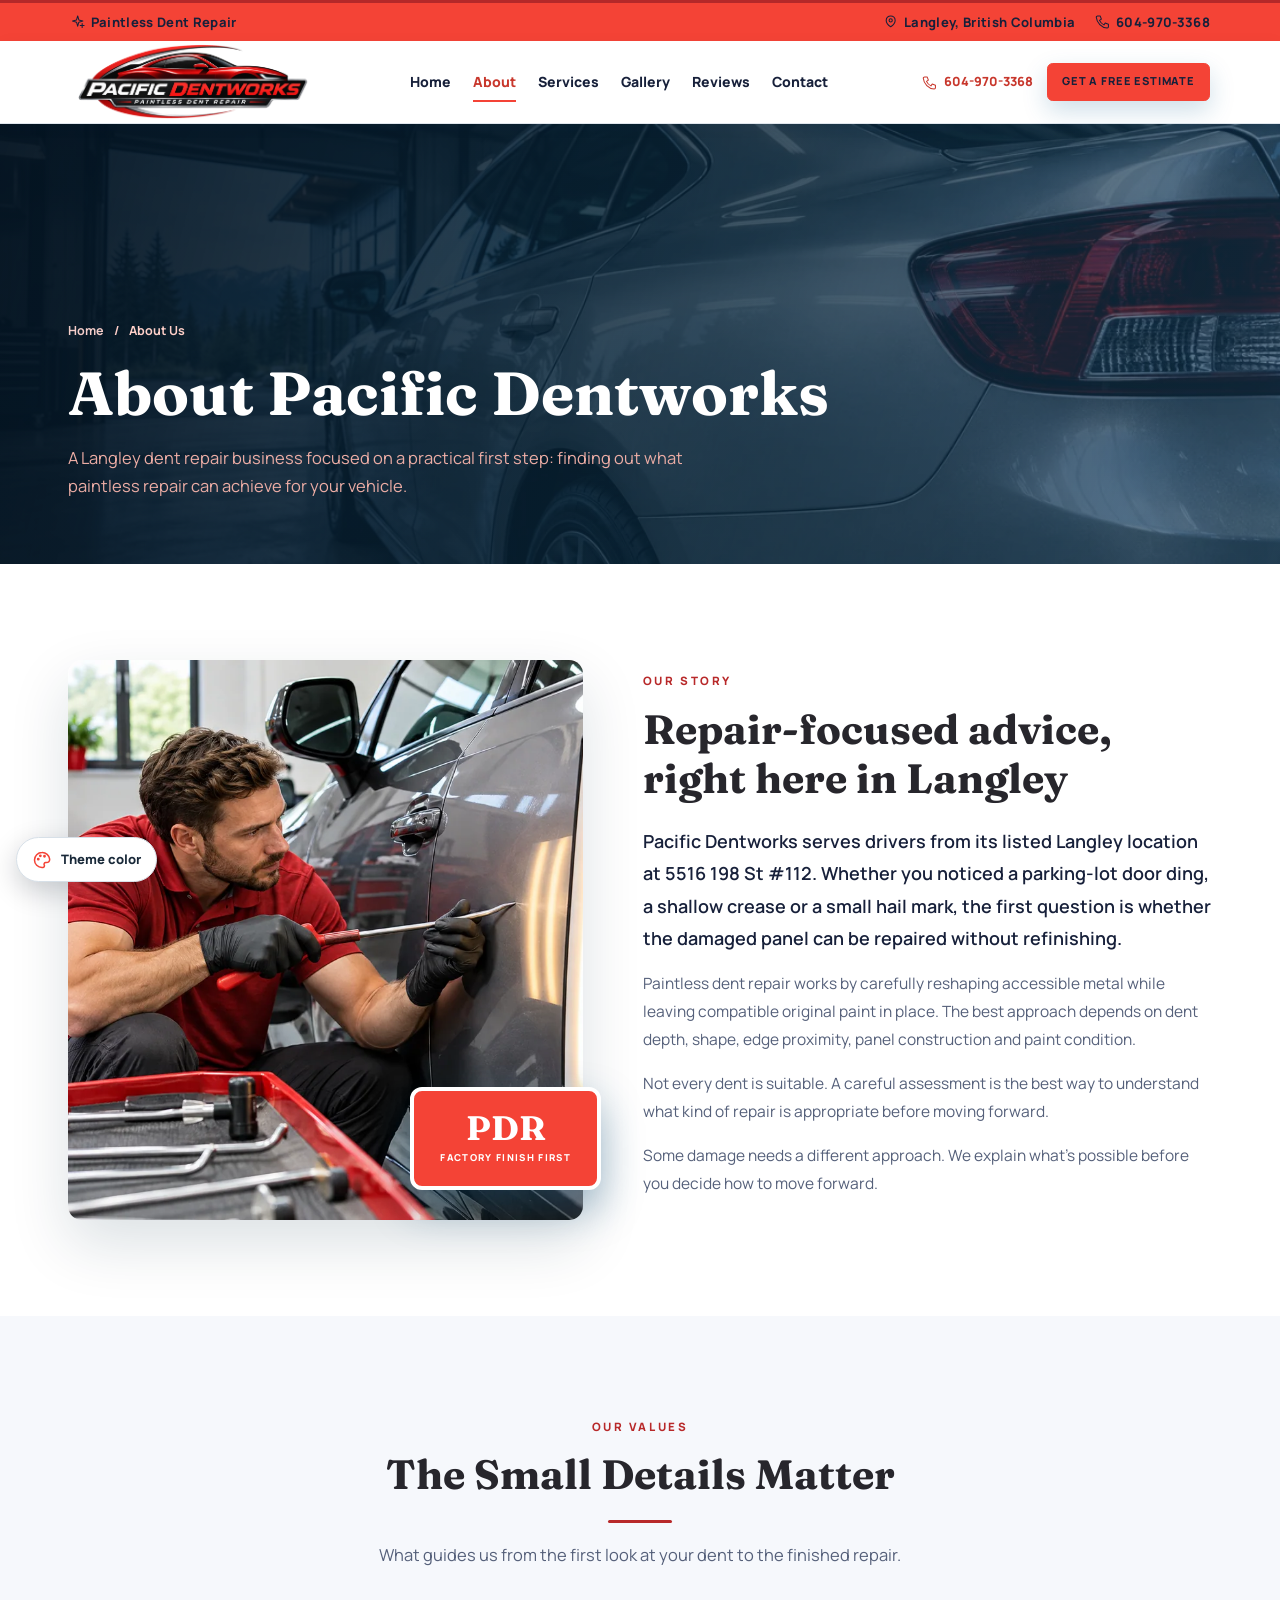
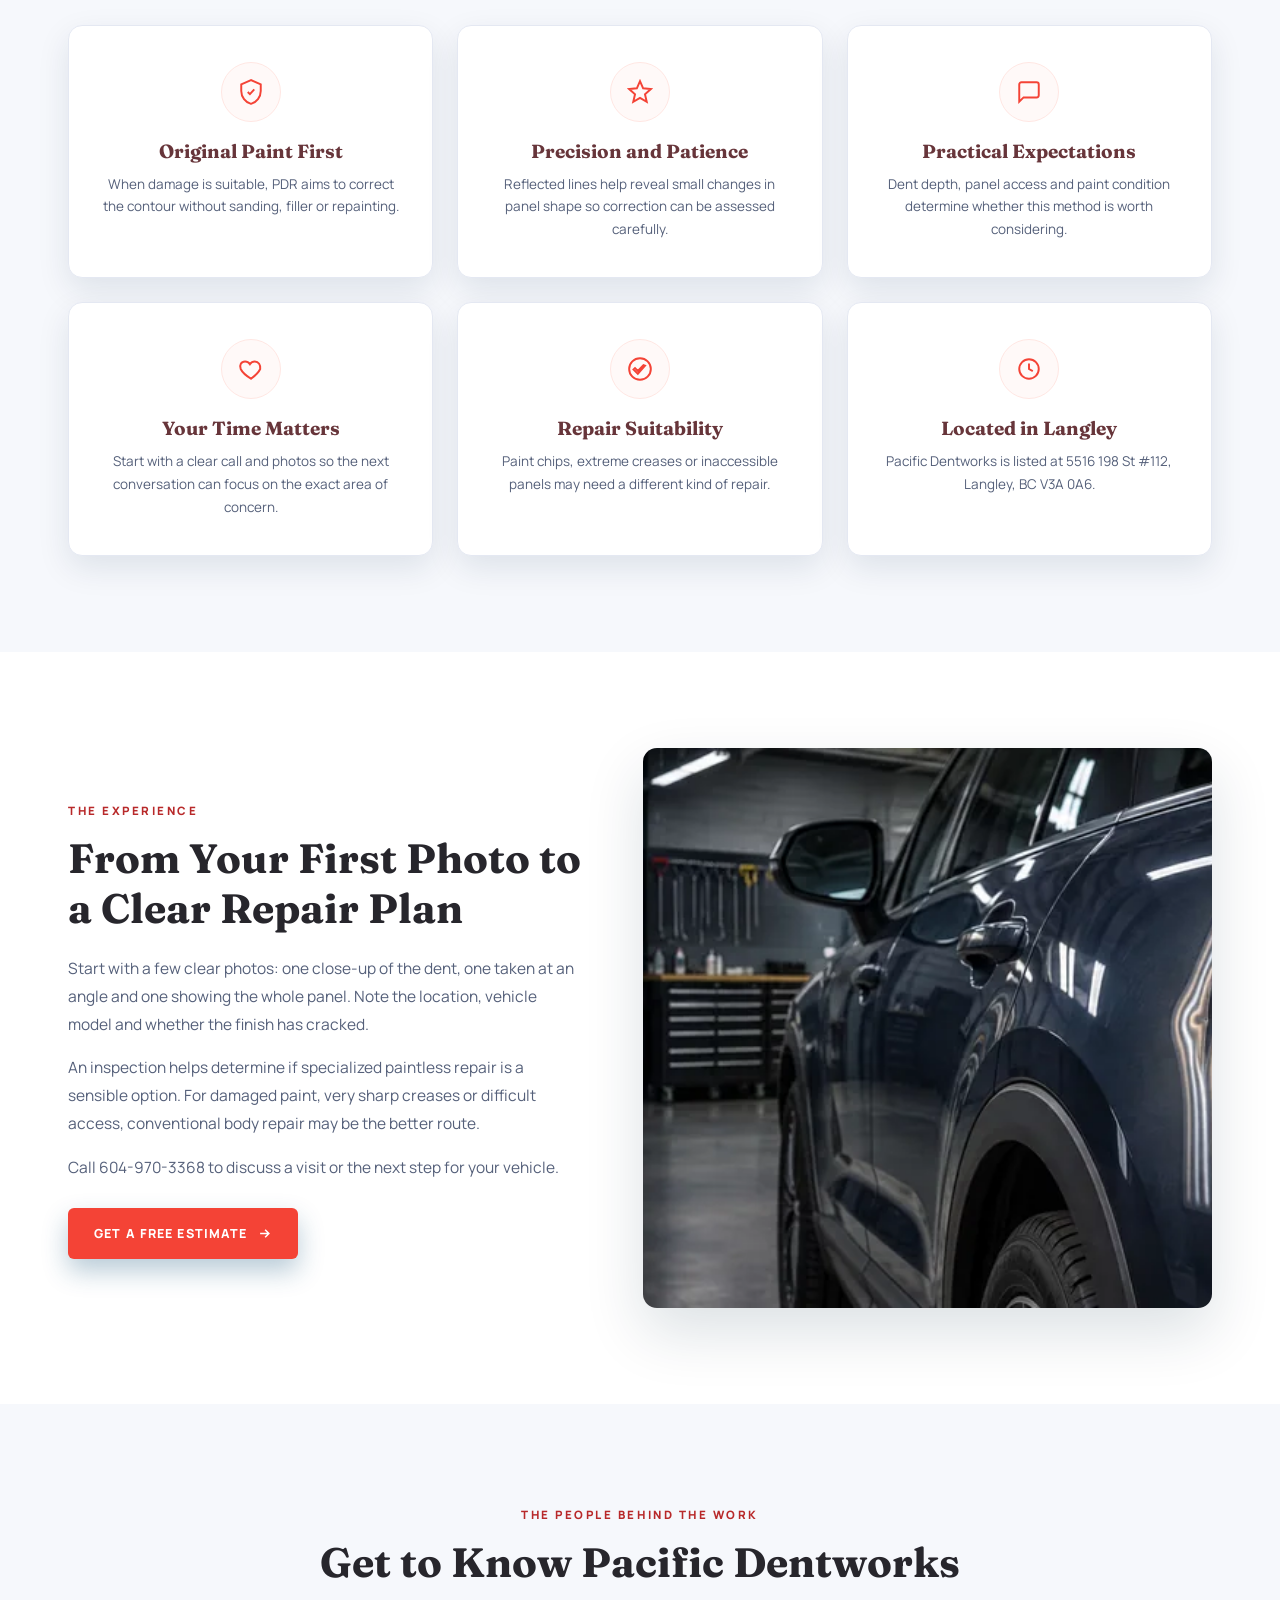
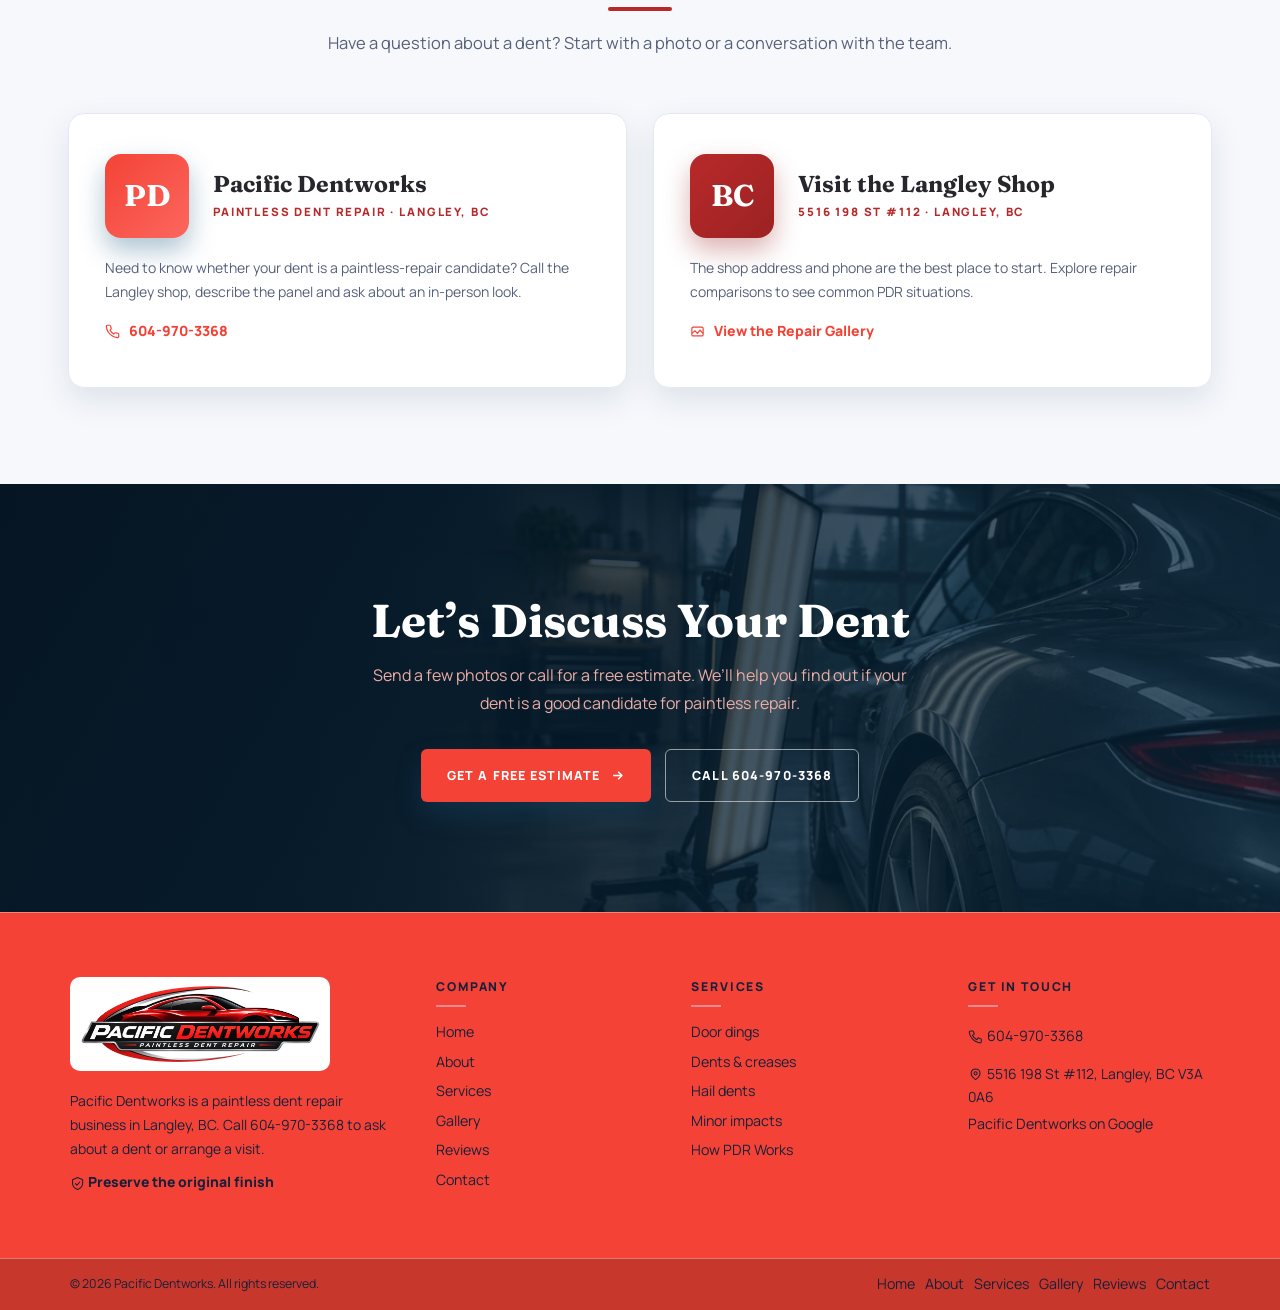
<file: about.html>
<!doctype html>
<!DOCTYPE html>

<!DOCTYPE html>

<html lang="en"><head><meta charset="utf-8"/><meta content="width=device-width,initial-scale=1" name="viewport"/>
<meta content="#f44336" name="theme-color"/><title>About Pacific Dentworks | Langley, BC Dent Repair</title><meta content="Learn about Pacific Dentworks, a Langley paintless dent repair business at 5516 198 St #112. Call 604-970-3368." name="description"/>
<meta content="website" property="og:type"/><meta content="About Pacific Dentworks" property="og:title"/><meta content="Meet Pacific Dentworks in Langley, BC. Learn how we assess dents, preserve factory paint where possible, and help you plan your repair." property="og:description"/>
<style>
/* Showtime PDR | reference-inspired visual system, written for this project. */
@font-face{font-family:Fraunces;src:url('[data-uri]') format('woff2');font-weight:600 700;font-display:swap}
@font-face{font-family:Fraunces;src:url('[data-uri]') format('woff2');font-weight:600 700;font-style:italic;font-display:swap}
@font-face{font-family:Manrope;src:url('[data-uri]') format('woff2');font-weight:400 800;font-display:swap}
:root{--navy:var(--theme-navy,#19252d);--navy-light:var(--theme-navy-light,#49373a);--blue:var(--theme-primary,#f44336);--blue-hover:var(--theme-hover,#d83226);--red:#a9252a;--brand-red:#b42829;--sky:var(--theme-sky,#ffb9b1);--pale:var(--theme-pale,#fff4f1);--paper:#f5f7fb;--line:#e0e6ed;--line-strong:#acbbca;--ink:#17203a;--copy:#4d596d;--white:#fff;--shell:1140px;--gutter:clamp(1.25rem,4.7vw,3rem);--section:clamp(3.75rem,7.1vw,6.8rem);--display:Fraunces,Georgia,serif;--text:Manrope,system-ui,sans-serif;--shadow:0 17px 44px #0b365619;--shadow-deep:0 23px 61px #0b365628;--nav-height:4.52rem;--radius:.77rem;color-scheme:light;accent-color:var(--blue)}
*,*::before,*::after{box-sizing:border-box}
html{scroll-behavior:smooth}
body{margin:0;background:var(--white);color:var(--ink);font:400 1rem/1.7 var(--text);-webkit-font-smoothing:antialiased}
body:has(dialog[open]){overflow:hidden}
[hidden]{display:none!important}
h1,h2,h3,p,figure,ul{margin:0}
h1,h2,h3{font-family:var(--display);line-height:1.16;font-weight:700;color:var(--navy)}
h2{font-size:clamp(2rem,3.65vw,2.95rem);letter-spacing:-.026em}
h3{font-size:clamp(1.2rem,2vw,1.55rem);letter-spacing:-.012em}
p{color:var(--copy)}
img{display:block;max-width:100%;height:auto}
a{color:inherit}
button,input,textarea,select{font:inherit}
button{cursor:pointer}
button:disabled{cursor:default}
[id]{scroll-margin-top:calc(var(--nav-height) + 1.25rem)}
:focus-visible{outline:3px solid var(--blue);outline-offset:4px}
:is(.hero,.mast,.topbar,.footer,.review-cta) :focus-visible{outline-color:var(--sky)}
.sr,.skip:not(:focus){position:absolute!important;clip-path:inset(50%);width:1px;height:1px;overflow:hidden;white-space:nowrap}
.skip{position:fixed;z-index:70;top:.5rem;left:.5rem;background:var(--white);padding:.55rem .8rem}
.shell{width:min(calc(100% - 2 * var(--gutter)),var(--shell));margin-inline:auto}
.section{padding-block:var(--section)}
.soft,.dotted,.begin{background-color:var(--paper)}
.dotted,.begin{background-image:radial-gradient(#18517a14 1px,transparent 1px);background-size:26px 26px}
.meet{background-image:linear-gradient(90deg,#e7eef461 1px,transparent 1px),linear-gradient(#e7eef461 1px,transparent 1px);background-size:56px 56px}
.icon{width:1.22rem;height:1.22rem;flex:none;vertical-align:middle}
.label{font:800 .73rem/1.45 var(--text);letter-spacing:.18em;text-transform:uppercase;color:var(--red)}
.section-head{margin-bottom:clamp(1.75rem,4vw,3rem)}
.section-head--center{text-align:center}
.section-head h2{margin-top:.64rem}
.section-head>i{display:block;width:3.8rem;height:3px;margin:.92rem 0 .8rem;border-radius:2rem;background:var(--red)}
.section-head--center>i{margin-inline:auto}
.section-head p:not(.label){max-width:66ch}
.section-head--center p:not(.label){margin-inline:auto}
.section-action,.actions{display:flex;align-items:center;flex-wrap:wrap;gap:.8rem}
.section-action{justify-content:center;margin-top:2.55rem}
.button{display:inline-flex;align-items:center;justify-content:center;gap:.55rem;min-height:3.25rem;padding:.67rem 1.47rem;border:1px solid transparent;border-radius:.36rem;text-align:center;line-height:1.35;text-decoration:none;font-size:.77rem;font-weight:800;letter-spacing:.075em;text-transform:uppercase;transition:color .22s,background-color .22s,border-color .22s,box-shadow .22s,translate .22s}
.button .icon{width:.98rem;height:.98rem}
.button--primary{background:var(--blue);color:var(--white);border-color:var(--blue);box-shadow:0 10px 25px #17659635}
.button--outline{background:transparent;color:var(--blue-hover);border-color:var(--blue)}
.button--ghost{background:#0e344737;color:var(--white);border-color:#ffffffa1}
.button--white{background:var(--white);color:var(--blue-hover);border-color:var(--white)}
.learn{display:inline-flex;align-items:center;gap:.35rem;color:var(--red);font-size:.75rem;font-weight:800;text-decoration:none;letter-spacing:.085em;text-transform:uppercase}
.learn .icon{width:.84rem;height:.84rem}
.control{width:2.9rem;height:2.9rem;display:inline-grid;place-content:center;flex:none;background:var(--white);color:var(--blue-hover);border:1px solid #5a93b9;border-radius:50%;transition:background .2s,color .2s,border-color .2s}
.control .icon{width:1.15rem;height:1.15rem}
.round-icon{display:inline-grid;place-items:center;background:var(--blue);color:var(--white);border-radius:50%;width:2.75rem;height:2.75rem;flex:none;box-shadow:0 8px 23px #1a6aa04d}
.round-icon .icon{width:1.13rem;height:1.13rem}
@media (min-width:876px){
 .button:hover{translate:0 -2px}
 .button--primary:hover{background:var(--blue-hover);border-color:var(--blue-hover)}
 .button--outline:hover,.control:hover{background:var(--blue-hover);color:var(--white);border-color:var(--blue-hover)}
 .button--ghost:hover{background:#ffffff25;color:var(--white);border-color:var(--white)}
 .button--white:hover{background:var(--pale);border-color:var(--pale)}
 .learn:hover{text-decoration:underline;text-underline-offset:.27em}
}
.topbar{background:var(--blue);color:var(--white);border-top:3px solid var(--brand-red);font-size:.8125rem;font-weight:750;letter-spacing:.025em}
.topbar-inner,.topbar-inner div{display:flex;align-items:center;justify-content:space-between;gap:1.25rem}
.topbar-inner{min-height:2.37rem}
.topbar-inner :is(span,a){display:inline-flex;align-items:center;gap:.34rem;text-decoration:none}
.topbar .icon,.header-phone .icon{width:.96rem;height:.96rem}
.header{position:sticky;top:0;z-index:20;background:var(--white);border-bottom:1px solid var(--line);box-shadow:0 3px 17px #0b36560a}
.header-inner{min-height:var(--nav-height);display:flex;align-items:center;justify-content:space-between;gap:1rem}
.brand{display:inline-flex;align-items:center;gap:.57rem;text-decoration:none;line-height:1.08;flex:none;color:var(--navy)}
.brand svg{width:2.66rem;height:2.5rem;flex:none;color:var(--blue)}
.brand strong{display:block;font:700 1.36rem/1.06 var(--display)}
.brand small{display:block;margin-top:.22rem;font-size:.55rem;letter-spacing:.18em;text-transform:uppercase;font-weight:800}
.desktop-nav{display:flex;align-items:center;gap:clamp(.6rem,1.72vw,1.45rem)}
.desktop-nav a{font-size:.875rem;font-weight:800;text-decoration:none;padding:.37rem 0;white-space:nowrap}
.desktop-nav a[aria-current=page]{color:var(--blue-hover);box-shadow:0 2px 0 var(--blue)}
.header-actions{display:flex;align-items:center;gap:.87rem}
.header-actions .button{min-height:2.38rem;padding:.52rem .88rem;font-size:.69rem;white-space:nowrap}
.header-phone{font-size:.79rem;color:var(--blue-hover);font-weight:800;text-decoration:none;white-space:nowrap}
.header-phone .icon{margin-right:.22rem}
.menu-trigger{display:none;border-radius:.4rem}
.menu-trigger>span{height:1.5px;width:1.15rem;background:currentColor;margin-block:2.8px}
.menu{max-width:100%;max-height:none;width:min(440px,100%);height:100%;margin:0 0 0 auto;background:var(--white);border:0;padding:1.15rem var(--gutter);color:var(--navy)}
.menu::backdrop,.lightbox::backdrop{background:#09283ab3}
.menu-head{display:flex;justify-content:space-between;align-items:center;border-bottom:1px solid var(--line);padding-bottom:.75rem;gap:.6rem}
.menu nav{display:grid;margin:.7rem 0 1.2rem}
.menu nav a{font:700 1.3rem/1.4 var(--display);padding:.6rem .15rem;text-decoration:none;border-bottom:1px solid var(--line)}
.menu nav a[aria-current=page]{color:var(--blue)}
.hero{position:relative;isolation:isolate;overflow:hidden;background:var(--theme-950,#18232a);color:var(--white);min-height:clamp(600px,75svh,740px);display:grid;align-items:center;padding-block:3.2rem 6.2rem}
.hero-visuals,.hero-photo,.hero-photo img{position:absolute;inset:0;width:100%;height:100%;pointer-events:none}
.hero-visuals{z-index:-2}
.hero-photo{opacity:0;transition:opacity .6s ease}
.hero-photo.current{opacity:1}
.hero-photo img{object-fit:cover;object-position:59% 54%}
.hero-photo:nth-child(2) img{object-position:58% 52%}
.hero-photo:nth-child(3) img{object-position:54% 58%}
.hero::before{content:"";position:absolute;inset:0;z-index:-1;background:linear-gradient(90deg,#082235f2 0%,#0a293fd6 27%,#0b2c445e 69%,#0a253619 100%),linear-gradient(0deg,#0825388f 0%,transparent 56%)}
.hero-inner{position:relative;display:grid;align-items:center;min-height:300px}
.hero-copy{max-width:min(690px,70vw)}
.hero-copy .label{display:flex;align-items:center;gap:.72rem;color:var(--sky);font-size:.8rem}
.hero-copy .label::before{content:"";width:2.35rem;height:2px;background:#d04c52;flex:none}
.hero h1{margin:.98rem 0 1.35rem;color:var(--white);font-size:clamp(3.3rem,4.72vw,4.55rem);line-height:1.13;letter-spacing:-.027em}
.hero h1 em{color:var(--sky);font-weight:650}
.tag-line{display:flex;flex-wrap:wrap;gap:.2rem .79rem;align-items:center;list-style:none;padding:0;color:var(--navy);font-size:.95rem;font-weight:800}
.tag-line li{display:inline-flex;align-items:center;gap:.72rem}
.tag-line li+li::before{content:"";width:6px;height:6px;display:block;background:var(--brand-red);transform:rotate(45deg);flex:none}
.hero .tag-line{color:#f3f8fc}
.hero .actions{margin-top:1.98rem}
.hero-arrow{position:absolute;top:50%;z-index:2;transform:translateY(-50%);background:#082a424d;border-color:#e9f7ff76;color:var(--white)}
.hero-prev{left:clamp(.55rem,1.65vw,1.6rem)}
.hero-next{right:clamp(.55rem,1.65vw,1.6rem)}
.hero-badge{display:flex;align-items:center;gap:.57rem;position:absolute;right:0;bottom:-.55rem;padding:.73rem .92rem;border:1px solid #d1e0e26e;border-radius:.83rem;background:#092b41a8;color:var(--white);backdrop-filter:blur(8px);font-size:.82rem;line-height:1.45}
.hero-badge .icon{color:var(--sky)}
.hero-badge span span,.hero-badge small,.hero-badge strong{display:block}
.hero-badge small{color:var(--theme-100,#e1edf5);font-size:.73rem;margin-top:.12rem}
.hero-controls{position:absolute;display:flex;align-items:center;gap:.65rem;right:var(--gutter);bottom:4.5rem;z-index:4}
.hero-controls [role=group]{display:flex;gap:.1rem}
.hero-dot{padding:0;border:0;background:transparent;width:1.35rem;height:2.75rem;display:grid;place-items:center}
.hero-dot::after{content:"";display:block;width:.5rem;height:.5rem;border:1px solid var(--white);border-radius:50%;background:transparent}
.hero-dot[aria-pressed=true]::after{background:var(--white)}
.slide-count{color:var(--white);font-size:.74rem;font-weight:800;white-space:nowrap;text-shadow:0 2px 5px #000}
.hero-toggle{width:2.75rem;height:2.75rem;background:#082a426b;color:var(--white);border-color:#e9f7ff76}
.hero-toggle .icon{width:.9rem;height:.9rem}
.proof-wrap{position:relative;z-index:5;margin-top:-5.02rem}
.proof-card{display:grid;grid-template-columns:repeat(4,minmax(0,1fr));align-items:center;min-height:7.65rem;border:1px solid var(--line);border-radius:.86rem;background:var(--white);box-shadow:var(--shadow-deep);padding:1.14rem .23rem}
.proof-card>div{text-align:center;padding:.35rem .44rem}
.proof-card>div+div{border-left:1px solid var(--line)}
.proof-card strong,.proof-card span{display:block}
.proof-card strong{font:700 clamp(1.45rem,2.55vw,2.14rem)/1.13 var(--display);color:var(--navy-light);letter-spacing:-.025em}
.proof-card sup{vertical-align:super;color:var(--red);font-size:.42em}
.proof-card span{margin-top:.47rem;font-size:.68rem;font-weight:800;letter-spacing:.12em;text-transform:uppercase;color:var(--copy)}
.intro{padding-top:clamp(3.2rem,6.6vw,5.9rem)}
.intro-grid,.meet-grid,.contact-grid,.service-detail,.method-grid{display:grid;grid-template-columns:minmax(0,1.04fr) minmax(0,.96fr);align-items:center;gap:clamp(1.65rem,5vw,4.35rem)}
.intro-copy h2,.meet h2,.contact-copy h2{margin:.62rem 0 .93rem}
.intro-copy p:not(.label),.meet p:not(.label){margin-top:.75rem;font-size:1.04rem}
.intro-copy .tag-line{margin-top:1.1rem}
.intro-copy .actions{margin-top:1.4rem}
.why-panel{position:relative;overflow:hidden;border:1px solid #dce4ec;border-radius:.9rem;padding:clamp(1.16rem,3vw,2.4rem);background:linear-gradient(125deg,#eaf2fc,#eff2f9);box-shadow:var(--shadow)}
.why-panel::before,.review-card::before{content:"";position:absolute;inset:0 0 auto;height:4px;background:linear-gradient(90deg,var(--blue),var(--brand-red))}
.why-panel h3{font-size:clamp(1.22rem,2.04vw,1.61rem);margin-bottom:.97rem}
.why-panel ul{list-style:none;padding:0}
.why-panel li{display:flex;align-items:flex-start;gap:.8rem;padding:.72rem 0}
.why-panel li+li{border-top:1px dashed #c8d3e0}
.why-panel strong{font-weight:800}
.why-panel li p{font-size:.93rem;margin-top:.15rem;line-height:1.55}
.service-grid{display:grid;grid-template-columns:repeat(4,minmax(0,1fr));gap:clamp(.8rem,2vw,1.5rem)}
.service-card,.review-card,.process-card,.gallery-card,.form-card{background:var(--white);border:1px solid var(--line);border-radius:var(--radius);box-shadow:var(--shadow)}
.service-card{display:flex;flex-direction:column;overflow:hidden}
.service-media{aspect-ratio:1.52;background:var(--pale);overflow:hidden}
.service-media img,.detail-image img{width:100%;height:100%;object-fit:cover;transition:scale .26s}
.hail-visual,.hail-visual svg{position:relative;width:100%;height:100%}
.hail-visual svg{display:block;object-fit:cover}
.hail-visual span{position:absolute;right:.55rem;bottom:.52rem;background:#fffffff0;padding:.25rem .39rem;border-radius:.22rem;color:var(--navy);font-size:.65rem;font-weight:800}
.service-body{flex:1;display:flex;flex-direction:column;align-items:center;text-align:center;padding:0 .95rem 1.43rem}
.service-body .round-icon{margin-top:-1.52rem;position:relative;width:3rem;height:3rem;border:3px solid var(--white);box-shadow:0 7px 16px #1a6aa04d}
.service-body h3{margin:.6rem 0 .52rem}
.service-body p{font-size:.9rem;line-height:1.62;margin-bottom:1.07rem}
.service-body .learn{margin-top:auto}
.review-grid,.process-grid{display:grid;grid-template-columns:repeat(3,minmax(0,1fr));gap:clamp(.92rem,2.1vw,1.6rem)}
.review-card,.process-card{position:relative;overflow:hidden;display:flex;flex-direction:column;align-items:flex-start;min-width:0;padding:clamp(1.12rem,2.5vw,1.85rem)}
.review-card h3,.process-card h3{margin:.85rem 0 .58rem}
.review-card p,.process-card p{font-size:.95rem;margin-bottom:1rem}
.review-card .learn{margin-top:auto}
.meet-grid{grid-template-columns:minmax(0,.88fr) minmax(0,1.12fr)}
.meet-media{position:relative}
.meet-media::after{content:"";position:absolute;z-index:-1;inset:1rem -1rem -1rem 1rem;border:2px solid var(--blue);border-radius:.85rem}
.meet-media img{width:100%;aspect-ratio:1.14;object-fit:cover;border-radius:.85rem;box-shadow:var(--shadow-deep)}
.meet-media figcaption{position:absolute;left:1rem;bottom:1rem;background:var(--blue);color:var(--white);border:1px solid #ffffffe0;padding:.58rem .8rem;border-radius:.43rem;box-shadow:var(--shadow)}
.meet-media figcaption strong,.meet-media figcaption small{display:block}
.meet-media figcaption strong{font:700 1.2rem/1.12 var(--display)}
.meet-media figcaption small{font-weight:750;font-size:.66rem;margin-top:.21rem;letter-spacing:.09em;text-transform:uppercase}
.meet p.meet-location{color:var(--red);font-size:.78rem;font-weight:800;letter-spacing:.08em;text-transform:uppercase}
.check-grid{display:grid;grid-template-columns:repeat(2,minmax(0,1fr));gap:.5rem .69rem;list-style:none;padding:0;margin:1.12rem 0}
.check-grid li{display:flex;align-items:start;gap:.35rem;color:var(--navy);font-size:.95rem;font-weight:750}
.check-grid .icon{color:var(--blue);width:1.04rem;height:1.04rem;margin-top:.29rem}
.step-number{position:absolute;top:1.18rem;right:1.35rem;font:700 2.4rem/.95 var(--display);color:#b0c9dd}
.process-card small{display:flex;align-items:center;gap:.35rem;margin-top:auto;color:var(--blue-hover);font-size:.76rem;font-weight:800}
.process-card small .icon{width:.9rem;height:.9rem}
.contact-sec{position:relative;isolation:isolate;overflow:hidden;background:linear-gradient(135deg,var(--theme-navy,#19252d),var(--theme-800,#803e43));color:var(--white)}
.contact-sec::before,.review-cta::before{content:"";position:absolute;z-index:-1;width:29rem;height:29rem;border:1px solid #ffffff34;border-radius:50%;right:-8rem;top:-13rem;pointer-events:none}
.contact-grid{grid-template-columns:minmax(0,.94fr) minmax(0,1.06fr);align-items:start}
.contact-copy h2{color:var(--white);font-size:clamp(2.2rem,4vw,3.38rem)}
.contact-copy>.label{color:var(--sky)}
.contact-copy>p:not(.label),.contact-list li div>span{color:#e0ebf4}
.contact-list{list-style:none;padding:0;margin:1.35rem 0}
.contact-list li{display:flex;align-items:center;gap:.7rem;margin-bottom:.7rem}
.contact-list li div>*{display:block}
.contact-list li strong{font-size:.91rem}
.contact-list li a,.contact-list li div>span{font-size:.9rem}
.contact-list li a{color:var(--white);text-underline-offset:.22em}
.form-card{color:var(--ink);padding:clamp(1.15rem,3.2vw,2.3rem)}
.form-card h3{font-size:clamp(1.5rem,3vw,2.4rem);margin-bottom:.47rem}
.form-card>p{margin-bottom:.85rem;font-size:.93rem}
.form-notice,.form-status{padding:.63rem .73rem;border-radius:.36rem;background:var(--pale);border-left:3px solid var(--blue);color:var(--navy);font-size:.86rem}
.form-status{margin-top:.65rem}
.form-grid{display:grid;grid-template-columns:repeat(2,minmax(0,1fr));gap:.76rem}
.form-grid label,.uploads label{display:grid;gap:.22rem;min-width:0;font-size:.81rem;font-weight:800}
.form-grid .wide{grid-column:1/-1}
.form-grid :is(input,select,textarea){min-height:45px;width:100%;min-width:0;padding:.52rem .58rem;border:1px solid var(--line-strong);border-radius:.34rem;background:#f8fafc;color:var(--ink);font-size:1rem;font-weight:500}
.form-grid textarea{resize:vertical}
.uploads{padding:.62rem .05rem;margin:.35rem 0 .68rem}
.uploads summary{font-size:.91rem;font-weight:800;color:var(--blue-hover);cursor:pointer}
.uploads p{font-size:.85rem;margin-top:.45rem}
.uploads input{min-width:0;width:100%;font-size:.82rem}
.uploads label{margin-top:.45rem}
.uploads input::file-selector-button{border:1px solid var(--line-strong);background:var(--paper);color:var(--ink);border-radius:.3rem;padding:.38rem}
.review-cta{position:relative;isolation:isolate;overflow:hidden;text-align:center;padding-block:clamp(2.75rem,5.7vw,4.85rem);background:var(--blue);color:var(--white)}
.review-cta h2,.review-cta p{color:var(--white)}
.review-cta p{margin:.7rem auto 1.1rem;max-width:55ch}
.footer{background:var(--blue);color:#f4f9ff;border-top:1px solid #ffffff57}
.footer-grid{padding-block:clamp(2.2rem,5vw,4rem);display:grid;grid-template-columns:1.32fr .86fr .95fr 1fr;gap:clamp(1rem,3.7vw,3rem)}
.footer .brand,.footer .brand svg{color:var(--white)}
.footer p,.footer a:not(.brand){color:#f4f9ff}
.footer-grid p{font-size:.87rem;margin-top:.63rem}
.foot-badge{font-weight:800}
.foot-badge .icon,.foot-link .icon,.footer-grid p .icon{width:.95rem;height:.95rem}
.footer-grid h2{font-family:var(--text);font-size:.76rem;font-weight:800;letter-spacing:.15em;text-transform:uppercase;color:var(--white);margin:.22rem 0 .82rem}
.footer-grid h2::after{content:"";width:1.85rem;height:2px;background:#e98c90;display:block;margin-top:.66rem}
.footer-grid nav{display:grid;gap:.33rem}
.footer a:not(.brand){font-size:.89rem;text-decoration:none}
.foot-link{display:inline-block;margin:.22rem 0}
.footer-base{border-top:1px solid #ffffff55}
.footer-base .shell{padding-block:.83rem;display:flex;justify-content:space-between;gap:.8rem;align-items:center}
.footer-base p,.footer-base nav a{font-size:.77rem}
.footer-base nav{display:flex;flex-wrap:wrap;gap:.3rem .61rem}
.back-top{position:fixed;right:clamp(.8rem,2vw,1.55rem);bottom:clamp(.85rem,2vw,1.5rem);z-index:10;display:grid;place-items:center;width:2.9rem;height:2.9rem;border-radius:50%;border:1px solid #c7dfef;background:var(--blue);color:var(--white);box-shadow:var(--shadow)}
@media (min-width:876px){
 .desktop-nav a:hover{color:var(--blue-hover)}
 .service-card:hover img,.work-card:hover img{scale:1.045}
 .footer a:not(.brand):hover,.topbar a:hover{text-decoration:underline;text-underline-offset:.2em}
}
@media(max-width:1100px){.header-phone{display:none}.hero-inner{padding-inline:.8rem}}
@media(max-width:875px){
 :root{--nav-height:4.1rem}
 .desktop-nav{display:none}
 .menu-trigger{display:inline-grid}
 body:not(.js-ready) .desktop-nav{display:flex;flex-wrap:wrap;gap:.3rem .72rem}
 body:not(.js-ready) .menu-trigger{display:none}
 .hero{min-height:570px;padding-block:2.75rem 5.7rem}
 .hero-copy{max-width:min(610px,84vw)}
 .hero h1{font-size:clamp(2.78rem,6.2vw,3.85rem)}
 .hero-badge{display:none}
 .hero-controls{bottom:4.63rem}
 .hero-arrow{top:auto;bottom:5.4rem;transform:none}
 .hero-next{left:4rem;right:auto}
 .hero-prev{left:var(--gutter)}
 .intro-grid,.meet-grid,.contact-grid,.method-grid{grid-template-columns:1fr}
 .meet-media{max-width:590px}
 .service-grid{grid-template-columns:repeat(2,minmax(0,1fr))}
 .work-track{grid-auto-columns:calc((100% - 2rem)/2.1)}
 .gallery-grid{grid-template-columns:repeat(2,minmax(0,1fr))}
 .footer-grid{gap:1.2rem;grid-template-columns:repeat(2,minmax(0,1fr))}
}
@media(max-width:570px){
 :root{--gutter:1.14rem}
 .topbar-inner{min-height:2.05rem;font-size:.69rem;gap:.3rem}
 .topbar-inner div{gap:.25rem}
 .topbar-inner div span{display:none}
 .topbar .icon{width:.81rem;height:.81rem}
 .header-inner{gap:.46rem}
 .header-actions{gap:.42rem}
 .header-actions>.button{min-height:2.45rem;max-width:7.4rem;font-size:.61rem;padding:.38rem .48rem;white-space:normal}
 .brand{gap:.38rem}
 .brand svg{width:2.03rem;height:2rem}
 .brand strong{font-size:1.18rem}
 .brand small{font-size:.45rem;letter-spacing:.085em}
 body:not(.js-ready) .header-inner{flex-wrap:wrap;padding-block:.46rem}
 .menu-trigger{width:2.75rem;height:2.75rem}
 .hero{min-height:590px;padding-block:2.65rem 6rem}
 .hero-inner{padding-inline:0}
 .hero-copy{max-width:100%}
 .hero-copy .label{font-size:.68rem;letter-spacing:.12em;gap:.4rem}
 .hero-copy .label::before{width:1.2rem}
 .hero h1{font-size:clamp(2.42rem,8.8vw,3.23rem);margin:.66rem 0 1.06rem}
 .hero::before{background:linear-gradient(90deg,#082235ed,#0a293f93),linear-gradient(0deg,#082538aa,transparent 57%)}
 .hero .actions{margin-top:1.18rem;gap:.48rem}
 .hero .button{font-size:.69rem;min-height:2.9rem;padding-inline:.75rem}
 .hero .tag-line{font-size:.83rem;gap:.19rem .46rem}
 .tag-line li{gap:.42rem}
 .tag-line li+li::before{width:5px;height:5px}
 .hero-arrow{width:2.75rem;height:2.75rem;bottom:5rem}
 .hero-next{left:calc(var(--gutter) + 3.21rem)}
 .hero-controls{bottom:5rem;gap:.3rem}
 .hero-dot{width:1.1rem}
 .proof-wrap{margin-top:-3.15rem}
 .proof-card{grid-template-columns:repeat(2,minmax(0,1fr));padding:.29rem .28rem;min-height:0}
 .proof-card>div{padding:.62rem .32rem}
 .proof-card>div:nth-child(3){border-left:0}
 .proof-card>div:nth-child(n+3){border-top:1px solid var(--line)}
 .proof-card span{font-size:.61rem;margin-top:.27rem}
 .section-head--center p:not(.label){max-width:100%}
 .section-action{margin-top:1.65rem}
 .service-grid,.work-track{gap:.63rem}
 .service-body{padding:0 .63rem 1.03rem}
 .service-body p{font-size:.86rem}
 .service-body h3{font-size:1.14rem}
 .service-body .round-icon{width:2.67rem;height:2.67rem;margin-top:-1.34rem}
 .work-track{grid-auto-columns:84%}
 .work-controls{gap:.33rem;margin-bottom:1.42rem}
 .work-controls .control{width:2.75rem;height:2.75rem}
 .review-grid,.process-grid,.gallery-grid,.service-detail,.form-grid{grid-template-columns:1fr}
 .service-detail:nth-child(even) .detail-image{order:0}
 .footer-base .shell,.end-cta .shell{display:grid}
 .end-cta .actions{flex:auto}
 .reflection-controls{flex-wrap:wrap}
 .reflection-controls label{flex-basis:100%}
 .contact-grid .form-card{grid-row:2}
}
@media(max-width:350px){.header-actions>.button{display:none}}
/* Motion intentionally enabled for this client-requested animated edition. */
@media(min-width:876px){.hero-controls{bottom:5.25rem}}
@media(max-width:400px){.topbar-inner>:first-child{letter-spacing:0}}

/* Client-supplied Recent Work comparison component */
#results .gal-grid{display:grid;gap:22px}
@media(min-width:640px){#results .gal-grid{grid-template-columns:1fr 1fr}}
@media(min-width:1020px){#results .gal-grid{grid-template-columns:repeat(3,1fr)}}
#results .gcard{position:relative;border-radius:8px;overflow:hidden;border:1px solid var(--line);background:var(--stone);box-shadow:0 8px 26px rgba(20,23,27,.08)}
#results .gcard .ba{position:relative;aspect-ratio:4/3;overflow:hidden}
#results .gcard .ba img{position:absolute;inset:0;width:100%;height:100%;object-fit:cover;transition:transform .8s var(--ease)}
@media (min-width:876px){#results .gcard:hover .ba img{transform:scale(1.045)}}
#results .gcard .ba .aft{clip-path:inset(0 0 0 var(--pos,50%))}
#results .gcard .bar{position:absolute;top:0;bottom:0;left:var(--pos,50%);width:1.5px;background:#fff;box-shadow:0 0 14px rgba(0,0,0,.45);z-index:2;pointer-events:none}
#results .gcard .knob{position:absolute;top:50%;left:var(--pos,50%);transform:translate(-50%,-50%);width:44px;height:44px;border-radius:50%;background:rgba(11,13,16,.55);-webkit-backdrop-filter:blur(4px);backdrop-filter:blur(4px);border:1.5px solid var(--gold);color:var(--gold);display:grid;place-items:center;z-index:2;pointer-events:none}
#results .gcard .knob svg{width:18px;height:18px}
#results .gcard input[type=range]{position:absolute;inset:0;z-index:3;width:100%;height:100%;opacity:0;cursor:ew-resize;margin:0;-webkit-appearance:none;appearance:none}
#results .gcard input[type=range]::-webkit-slider-thumb{-webkit-appearance:none;width:48px;height:48px}
#results .gcard input[type=range]::-moz-range-thumb{width:48px;height:48px;border:0;background:transparent}
#results .gcard .ba:has(input:focus-visible) .knob{outline:2px solid var(--gold);outline-offset:3px}
#results .gcard .tagchip{position:absolute;top:12px;z-index:2;font:800 10px/1 var(--font-body);letter-spacing:.16em;text-transform:uppercase;color:var(--ivory);background:rgba(11,13,16,.66);padding:6px 9px;border-radius:4px;pointer-events:none}
#results .gcard .tb{left:12px}#results .gcard .ta{right:12px;background:rgba(154,116,36,.9);color:#fff}
#results .gcap{position:relative;z-index:2;display:flex;align-items:center;justify-content:space-between;gap:12px;padding:14px 16px;background:var(--white);border-top:1px solid var(--line)}
#results .gcap b{font:800 13.5px/1.3 var(--font-body);color:var(--ink)}
#results .gcap small{display:block;font:600 11.5px/1.4 var(--font-body);color:var(--slate)}
#results .gcap .pill{font:800 10px/1 var(--font-body);letter-spacing:.14em;text-transform:uppercase;color:var(--gold-ink);border:1px solid rgba(154,116,36,.45);border-radius:999px;padding:6px 10px;white-space:nowrap}
#results{--line:#e2ddd2;--stone:#efebe2;--ink:#14171b;--ivory:#f3efe6;--slate:#4a5360;--gold:#c9a24b;--gold-deep:#9a7424;--gold-ink:#7e5e1d;--font-body:var(--text);--ease:cubic-bezier(.2,.7,.3,1);background:#ffffff}
#results .sec-head{margin-bottom:clamp(1.7rem,4vw,2.95rem)}
#results .eyebrow{color:var(--red);font-size:.73rem;line-height:1.45;font-weight:800;letter-spacing:.18em;text-transform:uppercase}
#results .sec-head h2{margin:.58rem 0 .74rem}
#results .sec-head h2 em{color:var(--gold-ink);font-weight:600}
#results .sec-head .lead{max-width:62ch}
#results .gcard{min-width:0}
#results .gcard .ba img{user-select:none}
#results .gcard input[type=range]{touch-action:pan-y}
#results .gcard .ba:has(input:focus-visible){outline:3px solid var(--gold-ink);outline-offset:-3px}
#results .gcap b{display:block}
#results .gcap small{margin-top:.18rem}
#results .comparison-note{margin-top:1rem;font-size:.88rem;color:var(--slate)}
@media(max-width:360px){#results .gcap{gap:.5rem;padding-inline:.65rem}#results .gcap .pill{padding-inline:.43rem;letter-spacing:.09em}}

</style>
<script type="application/ld+json">{"@context": "https://schema.org", "@type": "AutoRepair", "name": "Pacific Dentworks", "telephone": "+1-604-970-3368", "address": {"@type": "PostalAddress", "streetAddress": "5516 198 St #112", "addressLocality": "Langley", "addressRegion": "BC", "postalCode": "V3A 0A6", "addressCountry": "CA"}, "sameAs": "https://share.google/NfgVOzUmy43S9VXc0"}</script><style id="showtime-restored-motion">

/* === Motion restoration: keyframes copied from client-provided animations.zip === */
:root{--showtime-ease:cubic-bezier(.2,.7,.3,1);--showtime-soft:cubic-bezier(.19,1,.22,1)}
@keyframes fscHeaderDrop{from{transform:translateY(-100%)}to{transform:translateY(0)}}
@keyframes fscNavLinkIn{to{opacity:1;transform:none}}
@keyframes fshHeroKB{from{transform:scale(1.06)}to{transform:scale(1)}}
@keyframes fshHeroRise{from{opacity:0;transform:translateY(28px)}to{opacity:1;transform:none}}
@keyframes fshRevealIn{from{opacity:0;transform:translateY(30px)}to{opacity:1;transform:translateY(0)}}
@keyframes fshWhyFlow{0%{background-position:0% 50%}50%{background-position:100% 50%}100%{background-position:0% 50%}}
@keyframes fshWhyBorder{0%,100%{border-color:var(--line)}30%{border-color:#ddd0ac}65%{border-color:#e7dcbc}}
@keyframes fshWhyBar{0%{background-position:0 0}100%{background-position:300% 0}}
@keyframes fshPageIn{from{opacity:0;transform:translateY(12px)}to{opacity:1;transform:none}}
/* The reference's 7-second Ken Burns treatment is restarted on each active hero photo. */
.hero-photo img{transform:scale(1.06);will-change:transform}
.hero-photo.current img{animation:fshHeroKB 7s var(--showtime-ease) both}
.hero-photo:not(.current) img{animation:none}
/* Same staggered text rise as the attached hero, including slide changes. */
.hero-copy.showtime-hero-enter>*{animation:fshHeroRise .9s var(--showtime-ease) both}
.hero-copy.showtime-hero-enter>*:nth-child(2){animation-delay:.12s}
.hero-copy.showtime-hero-enter>*:nth-child(3){animation-delay:.24s}
.hero-copy.showtime-hero-enter>*:nth-child(4){animation-delay:.36s}
/* Reference's scroll-triggered 30px reveal; cleanup in JS restores hover transforms. */
.showtime-motion-ready .showtime-reveal:not(.showtime-visible){opacity:0;transform:translateY(30px)}
.showtime-motion-ready .showtime-reveal.showtime-visible{animation:fshRevealIn .9s var(--showtime-ease) both;animation-delay:var(--showtime-delay,0ms)}
/* Sticky header drops gently into view when the utility strip scrolls away. */
.header{transition:box-shadow .5s var(--showtime-soft)}
.header.showtime-stuck{animation:fscHeaderDrop .38s var(--showtime-soft);box-shadow:0 10px 30px rgba(20,23,27,.10)}
/* Mobile drawer links cascade into view, as in the attached example. */
.menu[open] nav a{opacity:0;transform:translateY(14px);animation:fscNavLinkIn .6s var(--showtime-soft) forwards}
.menu[open] nav a:nth-child(2){animation-delay:.08s}
.menu[open] nav a:nth-child(3){animation-delay:.14s}
.menu[open] nav a:nth-child(4){animation-delay:.20s}
.menu[open] nav a:nth-child(5){animation-delay:.26s}
.menu[open] nav a:nth-child(6){animation-delay:.32s}
/* Reference's flowing gradient and traveling hairline, recolored to Showtime's existing blue. */
.why-panel{background:linear-gradient(115deg,#eaf2fc 0%,var(--theme-50,#e7f2fb) 28%,#f4f9fd 58%,#e9f0fa 100%);background-size:300% 300%;animation:fshWhyFlow 14s ease-in-out infinite,fshWhyBorder 14s ease-in-out infinite}
.why-panel::before{content:"";position:absolute;inset:0 0 auto;height:4px;pointer-events:none;background:linear-gradient(90deg,var(--theme-primary,#f44336),var(--theme-mid,#ff9d91),var(--theme-primary,#f44336),var(--theme-mid,#ff9d91),var(--theme-primary,#f44336));background-size:300% 100%;animation:fshWhyBar 8s linear infinite}
/* Same lift, zoom and shadow response as the reference's service and gallery cards. */
.service-card,.review-card,.process-card,#results .gcard{transition:transform .35s var(--showtime-ease),box-shadow .35s ease,border-color .35s ease}
.service-media img{transition:transform .8s var(--showtime-ease),scale .8s var(--showtime-ease)}
.meet-media::after{transition:transform .55s var(--showtime-ease),border-color .45s ease}
.meet-media img{transition:transform .8s var(--showtime-ease)}
.button{transition:transform .25s ease,translate .25s ease,box-shadow .25s ease,background-color .25s ease,color .25s ease,border-color .25s ease}
.desktop-nav a{position:relative;transition:color .25s ease}
.desktop-nav a::after{content:"";position:absolute;left:0;right:0;bottom:0;height:2px;background:var(--blue);transform:scaleX(0);transform-origin:left;transition:transform .4s var(--showtime-soft)}
.showtime-gallery-cta{display:flex;justify-content:center;margin-top:clamp(1.5rem,3vw,2.3rem)}
@media (min-width:876px){
  .service-card:hover{transform:translateY(-8px);box-shadow:0 28px 60px rgba(20,23,27,.16)}
  .service-card:hover .service-media img{scale:1;transform:scale(1.08)}
  #results .gcard:hover{transform:translateY(-6px);box-shadow:0 28px 60px rgba(20,23,27,.16)}
  .review-card:hover{transform:translateY(-10px);box-shadow:0 30px 70px rgba(20,23,27,.18);border-color:rgba(26,106,160,.35)}
  .process-card:hover{transform:translateY(-6px);box-shadow:0 22px 48px rgba(20,23,27,.14)}
  .meet-media:hover::after{transform:translate(8px,8px)}
  .meet-media:hover img{transform:scale(1.025)}
  .button:hover{translate:0 -2px;box-shadow:0 14px 30px rgba(26,106,160,.20)}
  .desktop-nav a:hover::after,.desktop-nav a:focus-visible::after{transform:scaleX(1)}
}
/* Maintain the existing layout and allow comparison controls to stay fully interactive. */
#results .gcard .ba img{will-change:transform}

</style>
<style id="showtime-about-page">
html,body{overflow-x:clip}
#showtime-about{
--blue-950:var(--theme-950,#151b23); --blue-900:var(--theme-900,#392a32); --blue-800:var(--theme-800,#7d3b3d);
--blue-700:var(--theme-primary,#f44336); --blue-600:var(--theme-600,#ff6860); --blue-100:var(--theme-100,#ffe6e0); --blue-50:var(--theme-50,#fff8f7);
--sky:var(--theme-sky-secondary,#ffc9c3); --red-600:#b8292a; --red-700:#9c2223;
--ink:#17203a; --slate:#55607a; --line:#e4e8f2; --soft:#f6f8fc; --white:#fff;
--shadow-lg:0 24px 60px rgba(7,42,65,.14);
--shadow-md:0 12px 32px rgba(7,42,65,.10);
--font-display:"Fraunces",Georgia,serif;
--font-body:"Manrope",Segoe UI,sans-serif;
--ease:cubic-bezier(.2,.7,.3,1);
display:block;width:100%;max-width:100%;overflow-x:clip;position:relative;
font-family:var(--font-body);font-size:16px;line-height:1.7;color:var(--ink);
background:var(--white);text-align:left;-webkit-font-smoothing:antialiased;
}
#showtime-about *,#showtime-about *::before,#showtime-about *::after{box-sizing:border-box;margin:0;padding:0}
#showtime-about h1,#showtime-about h2,#showtime-about h3,#showtime-about h4{font-family:var(--font-display);line-height:1.18;font-weight:700;color:inherit;text-transform:none;letter-spacing:normal;margin:0;background:none;border:none}
#showtime-about p{margin:0}
#showtime-about ul{list-style:none;margin:0;padding:0}
#showtime-about a{text-decoration:none;color:inherit;box-shadow:none;background:none}
#showtime-about img{max-width:100%;border:0;display:block}
#showtime-about button{font-family:var(--font-body);cursor:pointer;border:none;background:none;color:inherit}
#showtime-about svg{display:inline-block;vertical-align:middle}
#showtime-about .fs-container{max-width:1200px;width:100%;margin:0 auto;padding:0 28px}
/* buttons */
#showtime-about .btn{display:inline-flex;align-items:center;justify-content:center;gap:10px;font-weight:800;letter-spacing:.09em;text-transform:uppercase;font-size:12.5px;padding:15px 26px;border-radius:6px;border:none;cursor:pointer;transition:transform .35s var(--ease) !important,box-shadow .35s var(--ease) !important,background .35s ease !important,color .35s ease !important,border-color .35s ease !important}
#showtime-about .btn svg{width:15px;height:15px;flex:none}
#showtime-about .btn-primary{background:var(--blue-700);color:#fff;box-shadow:0 12px 26px rgba(20,82,123,.30)}
#showtime-about .btn-primary:hover{background:var(--blue-600);color:#fff;transform:translateY(-2px);box-shadow:0 16px 34px rgba(20,82,123,.38)}
#showtime-about .btn-ghost{background:transparent;border:1.5px solid rgba(255,255,255,.55);color:#fff}
#showtime-about .btn-ghost:hover{background:rgba(255,255,255,.12);border-color:#fff;color:#fff;transform:translateY(-2px)}
/* page banner */
#showtime-about .page-banner{position:relative;min-height:440px;display:flex;align-items:flex-end;overflow:hidden;background:var(--blue-950)}
#showtime-about .page-banner img{position:absolute;inset:0;width:100%;height:100%;max-width:none;object-fit:cover;opacity:.55;animation:showtimeAboutBannerZoom 12s var(--ease) forwards}
@keyframes showtimeAboutBannerZoom{from{transform:scale(1.12)}to{transform:scale(1)}}
#showtime-about .page-banner .shade{position:absolute;inset:0;background:linear-gradient(105deg,rgba(4,20,34,.94) 0%,rgba(7,42,65,.62) 55%,rgba(26,106,160,.28) 100%)}
#showtime-about .page-banner .wrap{position:relative;z-index:2;width:100%;padding-top:110px;padding-bottom:64px}
#showtime-about .breadcrumb{display:flex;align-items:center;gap:10px;font-size:12.5px;font-weight:700;color:var(--theme-line,#aecbe3);margin-bottom:18px}
#showtime-about .breadcrumb a{color:var(--theme-line,#aecbe3);cursor:pointer}
#showtime-about .breadcrumb a:hover{color:var(--sky)}
#showtime-about .breadcrumb span{color:var(--sky)}
#showtime-about .page-banner h1{font-weight:700;font-size:clamp(2.3rem,5vw,3.8rem);color:#fff;line-height:1.12}
#showtime-about .page-banner h1 em{font-style:italic;color:var(--sky)}
#showtime-about .page-banner p{color:var(--theme-line-strong,#c3d8ea);max-width:620px;margin-top:16px;font-size:16.5px}
/* shared section chrome */
#showtime-about .section{padding:96px 0}
#showtime-about .section-soft{background:var(--soft)}
#showtime-about .sec-head{text-align:center;max-width:760px;margin:0 auto 56px}
#showtime-about .sec-eyebrow{display:inline-block;font-size:11.5px;font-weight:800;letter-spacing:.22em;text-transform:uppercase;color:var(--red-600);margin-bottom:14px}
#showtime-about .sec-title{font-family:var(--font-display);font-weight:700;font-size:clamp(1.8rem,3.2vw,2.6rem);color:var(--blue-900);line-height:1.2}
#showtime-about .sec-title em{font-style:italic;color:var(--blue-600)}
#showtime-about .sec-rule{width:64px;height:3.5px;background:var(--red-600);border-radius:3px;margin:20px auto 0}
#showtime-about .sec-sub{margin-top:18px;color:var(--slate);font-size:16.5px}
#showtime-about .reveal{opacity:0;transform:translateY(30px);transition:opacity .8s ease !important,transform .8s var(--ease) !important;transition-delay:var(--d,0s) !important}
#showtime-about .reveal.visible{opacity:1;transform:none}
/* story */
#showtime-about .story-grid{display:grid;grid-template-columns:.95fr 1.05fr;gap:60px;align-items:center}
#showtime-about .story-media{position:relative}
#showtime-about .img-wrap{position:relative;border-radius:14px;overflow:hidden;box-shadow:var(--shadow-lg)}
#showtime-about .story-media .img-wrap img{height:560px;object-fit:cover;width:100%;max-width:none;transition:transform .9s var(--ease) !important}
#showtime-about .story-media:hover .img-wrap img{transform:scale(1.04)}
#showtime-about .est-badge{position:absolute;z-index:2;right:-18px;bottom:30px;background:var(--blue-700);color:#fff;padding:20px 26px;border-radius:12px;text-align:center;box-shadow:0 18px 40px rgba(20,82,123,.4);border:4px solid #fff}
#showtime-about .est-badge b{display:block;font-family:var(--font-display);font-size:34px;line-height:1;color:#fff}
#showtime-about .est-badge span{font-size:9.5px;font-weight:800;letter-spacing:.14em;text-transform:uppercase;margin-top:5px;display:block;color:#fff}
#showtime-about .story-copy p{color:var(--slate);font-size:15.5px;line-height:1.8;margin-bottom:16px}
#showtime-about .story-copy p.lead{font-size:18px;color:var(--ink);font-weight:600}
/* values */
#showtime-about .values-grid{display:grid;grid-template-columns:repeat(3,1fr);gap:24px}
#showtime-about .value-card{background:#fff;border:1px solid var(--line);border-radius:14px;padding:36px 28px;text-align:center;box-shadow:var(--shadow-md);transition:transform .45s var(--ease) !important,box-shadow .45s var(--ease) !important}
#showtime-about .value-card:hover{transform:translateY(-8px);box-shadow:0 26px 56px rgba(7,42,65,.15)}
#showtime-about .value-icon{width:60px;height:60px;margin:0 auto 18px;border-radius:50%;background:var(--blue-50);border:1px solid var(--blue-100);display:grid;place-items:center;color:var(--blue-700);transition:background .35s ease !important,color .35s ease !important}
#showtime-about .value-card:hover .value-icon{background:var(--blue-700);color:#fff}
#showtime-about .value-icon svg{width:26px;height:26px}
#showtime-about .value-card h3{font-family:var(--font-display);font-size:19px;font-weight:700;color:var(--blue-800);margin-bottom:10px}
#showtime-about .value-card p{font-size:13.5px;color:var(--slate)}
/* owners duo
   LAYOUT CHANGE: two-row grid inside each card.
   Row 1 (auto · 1fr): avatar · name + role
   Row 2 (span 1 / -1): paragraph + tel (full width of the card)  */
#showtime-about .owners-duo{display:grid;grid-template-columns:1fr 1fr;gap:26px;margin-top:56px}
#showtime-about .owner-card{
  background:#fff;border:1px solid var(--line);border-radius:16px;padding:40px 36px;
  display:grid;grid-template-columns:auto 1fr;column-gap:24px;row-gap:18px;
  align-items:center;box-shadow:var(--shadow-md);
  transition:transform .45s var(--ease) !important,box-shadow .45s var(--ease) !important
}
#showtime-about .owner-card:hover{transform:translateY(-8px);box-shadow:0 28px 60px rgba(7,42,65,.16)}
#showtime-about .owner-mono{
  grid-column:1;grid-row:1;
  width:84px;height:84px;border-radius:16px;
  background:linear-gradient(135deg,var(--blue-700),var(--blue-600));
  color:#fff;display:grid;place-items:center;font-family:var(--font-display);
  font-size:30px;font-weight:700;box-shadow:0 12px 26px rgba(20,82,123,.35)
}
#showtime-about .owner-card:nth-child(2) .owner-mono{background:linear-gradient(135deg,var(--red-600),var(--red-700));box-shadow:0 12px 26px rgba(156,34,35,.35)}
/* name + role sit beside the avatar on row 1 */
#showtime-about .owner-head{grid-column:2;grid-row:1;min-width:0}
/* paragraph + tel span the full card width on row 2 */
#showtime-about .owner-body{grid-column:1 / -1;grid-row:2;min-width:0}
#showtime-about .owner-card h3{font-family:var(--font-display);font-size:23px;font-weight:700;color:var(--blue-900)}
/* spacing now comes from grid row-gap, so drop the old bottom margin */
#showtime-about .owner-role{color:var(--red-600);font-weight:800;font-size:11.5px;letter-spacing:.16em;text-transform:uppercase;margin:5px 0 0}
#showtime-about .owner-card p{font-size:14px;color:var(--slate);margin-bottom:16px}
#showtime-about .owner-tel{display:inline-flex;align-items:center;gap:9px;font-weight:800;font-size:14px;color:var(--blue-700)}
#showtime-about .owner-tel svg{width:15px;height:15px;stroke:currentColor;fill:none;stroke-width:1.9}
#showtime-about .owner-tel:hover{color:var(--blue-600)}
/* image CTA band */
#showtime-about .cta-img{position:relative;padding:110px 0;overflow:hidden;text-align:center}
#showtime-about .cta-img>img{position:absolute;inset:0;width:100%;height:100%;max-width:none;object-fit:cover}
#showtime-about .cta-img .shade{position:absolute;inset:0;background:linear-gradient(120deg,rgba(4,20,34,.92),rgba(7,42,65,.66))}
#showtime-about .cta-img .inner{position:relative;z-index:1}
#showtime-about .cta-img h2{font-family:var(--font-display);font-weight:700;color:#fff;font-size:clamp(1.9rem,3.6vw,2.9rem);margin-bottom:14px}
#showtime-about .cta-img h2 em{font-style:italic;color:var(--sky)}
#showtime-about .cta-img p{color:var(--theme-line-strong,#c3d8ea);max-width:540px;margin:0 auto 32px}
#showtime-about .cta-img .btns{display:flex;gap:14px;justify-content:center;flex-wrap:wrap}
/* responsive */
@media(max-width:960px){
#showtime-about .fs-container{padding:0 20px}
#showtime-about .story-grid{grid-template-columns:1fr;gap:44px}
#showtime-about .values-grid{grid-template-columns:repeat(2,1fr)}
#showtime-about .owners-duo{grid-template-columns:1fr}
#showtime-about .page-banner .wrap{padding-top:90px;padding-bottom:54px}
}
@media(max-width:640px){
#showtime-about .section{padding:72px 0}
#showtime-about .values-grid{grid-template-columns:1fr}
#showtime-about .story-media .img-wrap img{height:420px}
#showtime-about .est-badge{right:8px;padding:16px 20px}
#showtime-about .est-badge b{font-size:26px}
#showtime-about .cta-img{padding:80px 0}
#showtime-about .btn{font-size:11px;padding:13px 20px}
#showtime-about .page-banner{min-height:380px}
}

/* ════════════════════════════════════════════════════════════════════
   ELEMENTOR HARDENING — v3
   ════════════════════════════════════════════════════════════════════ */

#showtime-about .btn{
  translate: 0 0;
  will-change: translate;
  backface-visibility: hidden;
  -webkit-backface-visibility: hidden;
  transition:
    translate .35s cubic-bezier(.2,.7,.3,1),
    box-shadow .35s cubic-bezier(.2,.7,.3,1),
    background-color .35s ease,
    color .35s ease,
    border-color .35s ease !important;
  transition-delay: 0s !important;
}
#showtime-about .btn-primary:hover,
#showtime-about .btn-primary:focus-visible{
  background: var(--blue-600) !important;
  color: #fff !important;
  transform: none !important;
  translate: 0 -2px !important;
  box-shadow: 0 16px 34px rgba(20,82,123,.38) !important;
}
#showtime-about .btn-ghost:hover,
#showtime-about .btn-ghost:focus-visible{
  background: rgba(255,255,255,.12) !important;
  border-color: #fff !important;
  color: #fff !important;
  transform: none !important;
  translate: 0 -2px !important;
}

#showtime-about .reveal:not(.value-card):not(.owner-card){
  transition: opacity .8s ease, transform .8s cubic-bezier(.2,.7,.3,1) !important;
  transition-delay: var(--d, 0s) !important;
}
#showtime-about .reveal:not(.value-card):not(.owner-card).visible{
  opacity: 1 !important;
  transform: none !important;
}

#showtime-about .value-card,
#showtime-about .value-card.reveal,
#showtime-about .owner-card,
#showtime-about .owner-card.reveal{
  translate: 0 0;
  will-change: translate;
  backface-visibility: hidden;
  -webkit-backface-visibility: hidden;
  transition:
    opacity .8s ease,
    transform .8s cubic-bezier(.2,.7,.3,1),
    translate .6s cubic-bezier(.22,.61,.24,1),
    box-shadow .6s cubic-bezier(.22,.61,.24,1) !important;
  transition-delay:
    var(--d, 0s),
    var(--d, 0s),
    0s,
    0s !important;
}
#showtime-about .value-card.visible,
#showtime-about .owner-card.visible{
  opacity: 1 !important;
  transform: none !important;
}
#showtime-about .value-card:hover,
#showtime-about .owner-card:hover{
  transform: none !important;
  translate: 0 -8px !important;
}
#showtime-about .value-card:hover{
  box-shadow: 0 26px 56px rgba(7,42,65,.15) !important;
}
#showtime-about .owner-card:hover{
  box-shadow: 0 28px 60px rgba(7,42,65,.16) !important;
}

#showtime-about .value-icon{
  transition: background-color .35s ease, color .35s ease !important;
  transition-delay: 0s !important;
}
#showtime-about .value-card:hover .value-icon{
  background: var(--blue-700) !important;
  color: #fff !important;
}

#showtime-about .story-media .img-wrap img{
  transition: transform .9s cubic-bezier(.2,.7,.3,1) !important;
  transition-delay: 0s !important;
}
#showtime-about .story-media:hover .img-wrap img{
  transform: scale(1.04) !important;
}

#showtime-about a:not(.btn){ transition: none !important }

#showtime-about .page-banner img{
  animation: showtimeAboutBannerZoom 12s cubic-bezier(.2,.7,.3,1) forwards !important;
}

#showtime-about .fs-container{ margin-left: auto !important; margin-right: auto !important }
#showtime-about .story-grid{ display: grid !important; grid-template-columns: .95fr 1.05fr !important; gap: 60px !important; align-items: center !important }
#showtime-about .values-grid{ display: grid !important; grid-template-columns: repeat(3,1fr) !important; gap: 24px !important }
#showtime-about .owners-duo{ display: grid !important; grid-template-columns: 1fr 1fr !important; gap: 26px !important }
@media(max-width:960px){
  #showtime-about .story-grid{ grid-template-columns: 1fr !important; gap: 44px !important }
  #showtime-about .values-grid{ grid-template-columns: repeat(2,1fr) !important }
  #showtime-about .owners-duo{ grid-template-columns: 1fr !important }
}
@media(max-width:640px){
  #showtime-about .values-grid{ grid-template-columns: 1fr !important }
}

/* Page-local readability, fitting and progressive enhancement. */
#showtime-about .reveal:not(.visible){opacity:1;transform:none}
#showtime-about.is-observing .reveal:not(.visible){opacity:0;transform:translateY(30px)}
#showtime-about .story-copy .sec-title{margin-bottom:22px}
#showtime-about .story-copy .story-action{margin-top:26px}
#showtime-about .story-copy strong{color:var(--ink)}
#showtime-about .owner-card .owner-role{line-height:1.5}
#showtime-about .page-banner img{object-position:60% 48%}
#showtime-about .cta-img>img{object-position:58% 54%}
#showtime-about .cta-img{background:var(--blue-950)}
#showtime-about .btn:focus-visible,#showtime-about .owner-tel:focus-visible,#showtime-about .breadcrumb a:focus-visible{outline:2px solid var(--blue-600);outline-offset:4px}
@media(max-width:640px){
  #showtime-about .owner-card{padding:30px 22px;column-gap:16px}
  #showtime-about .owner-mono{width:65px;height:65px}
  #showtime-about .page-banner img{object-position:65% center}
}
@media(prefers-reduced-motion:reduce){
  #showtime-about *,#showtime-about *::before,#showtime-about *::after{animation:none!important;transition:none!important}
}

</style>
<link href="assets/favicon.svg" rel="icon" type="image/svg+xml"/><link href="assets/pacific-brand.css" rel="stylesheet"/><link rel="stylesheet" href="assets/theme-customizer.css">
<script src="assets/theme-customizer.js" defer></script>
</head><body data-page="about"><div class="topbar" id="top"><div class="shell topbar-inner"><span><svg aria-hidden="true" class="icon" fill="none" stroke="currentColor" stroke-linecap="round" stroke-linejoin="round" stroke-width="1.65" viewbox="0 0 24 24"><path d="m12 3 1.8 6.2L20 11l-6.2 1.8L12 19l-1.8-6.2L4 11l6.2-1.8L12 3Z"></path><path d="M19 15v6m-3-3h6"></path></svg> Paintless Dent Repair</span><div><span><svg aria-hidden="true" class="icon" fill="none" stroke="currentColor" stroke-linecap="round" stroke-linejoin="round" stroke-width="1.65" viewbox="0 0 24 24"><path d="M19 10c0 5-7 10-7 10S5 15 5 10a7 7 0 1 1 14 0Z"></path><circle cx="12" cy="10" r="2.5"></circle></svg> Langley, British Columbia</span><a href="tel:+16049703368"><svg aria-hidden="true" class="icon" fill="none" stroke="currentColor" stroke-linecap="round" stroke-linejoin="round" stroke-width="1.65" viewbox="0 0 24 24"><path d="M4 3h4l2 5-3 2a14 14 0 0 0 7 7l2-3 5 2v4c0 1-1 2-2 2A19 19 0 0 1 2 5c0-1 1-2 2-2Z"></path></svg> 604-970-3368</a></div></div></div><header class="header"><div class="shell header-inner"><a aria-label="Pacific Dentworks home" class="brand" href="index.html"><img alt="Pacific Dentworks — Paintless Dent Repair" class="showtime-logo-image" decoding="async" height="135" src="assets/images/pacific-dentworks-logo.webp" width="480"/></a><nav aria-label="Main navigation" class="desktop-nav"><a data-nav-key="index" href="index.html">Home</a><a aria-current="page" data-nav-key="about" href="about.html">About</a><a data-nav-key="services" href="services.html">Services</a><a data-nav-key="gallery" href="gallery.html">Gallery</a><a data-nav-key="reviews" href="reviews.html">Reviews</a><a data-nav-key="contact" href="contact.html">Contact</a></nav><div class="header-actions"><a class="header-phone" href="tel:+16049703368"><svg aria-hidden="true" class="icon" fill="none" stroke="currentColor" stroke-linecap="round" stroke-linejoin="round" stroke-width="1.65" viewbox="0 0 24 24"><path d="M4 3h4l2 5-3 2a14 14 0 0 0 7 7l2-3 5 2v4c0 1-1 2-2 2A19 19 0 0 1 2 5c0-1 1-2 2-2Z"></path></svg> 604-970-3368</a><a class="button button--primary" href="contact.html">Get a Free Estimate</a><button aria-controls="site-menu" aria-expanded="false" aria-label="Open menu" class="menu-trigger control" data-menu-open="" type="button"><span></span><span></span></button></div></div></header><dialog aria-label="Mobile navigation" class="menu" data-menu="" id="site-menu"><div class="menu-head"><a aria-label="Pacific Dentworks home" class="brand" href="index.html"><img alt="Pacific Dentworks — Paintless Dent Repair" class="showtime-logo-image" decoding="async" height="135" src="assets/images/pacific-dentworks-logo.webp" width="480"/></a><button aria-label="Close menu" class="control" data-menu-close="" type="button"><svg aria-hidden="true" class="icon" fill="none" stroke="currentColor" stroke-linecap="round" stroke-linejoin="round" stroke-width="1.65" viewbox="0 0 24 24"><path d="m6 6 12 12m0-12L6 18"></path></svg></button></div><nav aria-label="Mobile navigation"><a data-nav-key="index" href="index.html">Home</a><a aria-current="page" data-nav-key="about" href="about.html">About</a><a data-nav-key="services" href="services.html">Services</a><a data-nav-key="gallery" href="gallery.html">Gallery</a><a data-nav-key="reviews" href="reviews.html">Reviews</a><a data-nav-key="contact" href="contact.html">Contact</a></nav><div class="actions"><a class="button button--primary" href="contact.html">Get a Free Estimate</a><a class="button button--outline" href="tel:+16049703368"><svg aria-hidden="true" class="icon" fill="none" stroke="currentColor" stroke-linecap="round" stroke-linejoin="round" stroke-width="1.65" viewbox="0 0 24 24"><path d="M4 3h4l2 5-3 2a14 14 0 0 0 7 7l2-3 5 2v4c0 1-1 2-2 2A19 19 0 0 1 2 5c0-1 1-2 2-2Z"></path></svg>604-970-3368</a></div></dialog>
<a class="skip" href="#main">Skip to content</a>
<main id="main" tabindex="-1">
<div id="showtime-about">
<div class="page-banner">
<img alt="professional vehicle at a Langley-style repair shop" decoding="async" fetchpriority="high" height="720" loading="lazy" src="assets/images/pearl_silver_sedan_at_workshop_entrance.webp" width="960"/>
<div aria-hidden="true" class="shade"></div>
<div class="wrap fs-container">
<nav aria-label="Breadcrumb" class="breadcrumb"><a href="contact.html#estimate">Home</a> <span aria-hidden="true">/</span> <span aria-current="page">About Us</span></nav>
<h1>About Pacific Dentworks</h1>
<p>A Langley dent repair business focused on a practical first step: finding out what paintless repair can achieve for your vehicle.</p>
</div>
</div>
<section aria-labelledby="story-title" class="section">
<div class="fs-container story-grid">
<figure class="story-media reveal">
<div class="img-wrap"><img alt="technician examining a dent with PDR inspection lighting" decoding="async" height="777" loading="lazy" src="assets/images/focused_dent_repair_technician.webp" width="591"/></div>
<figcaption class="est-badge"><b>PDR</b><span>Factory Finish First</span></figcaption>
</figure>
<div class="story-copy reveal" style="--d:.12s">
<span class="sec-eyebrow">Our Story</span>
<h2 class="sec-title" id="story-title">Repair-focused advice, right here in Langley</h2>
<p class="lead">Pacific Dentworks serves drivers from its listed Langley location at 5516 198 St #112. Whether you noticed a parking-lot door ding, a shallow crease or a small hail mark, the first question is whether the damaged panel can be repaired without refinishing.</p>
<p>Paintless dent repair works by carefully reshaping accessible metal while leaving compatible original paint in place. The best approach depends on dent depth, shape, edge proximity, panel construction and paint condition.</p>
<p>Not every dent is suitable. A careful assessment is the best way to understand what kind of repair is appropriate before moving forward.</p>
<p>Some damage needs a different approach. We explain what’s possible before you decide how to move forward.</p>
</div>
</div>
</section>
<section aria-labelledby="values-title" class="section section-soft">
<div class="fs-container">
<header class="sec-head reveal">
<span class="sec-eyebrow">Our Values</span>
<h2 class="sec-title" id="values-title">The Small Details Matter</h2>
<div aria-hidden="true" class="sec-rule"></div>
<p class="sec-sub">What guides us from the first look at your dent to the finished repair.</p>
</header>
<div class="values-grid">
<article class="value-card reveal"><div class="value-icon"><svg aria-hidden="true" fill="none" focusable="false" stroke="currentColor" stroke-width="1.8" viewbox="0 0 24 24"><path d="M12 1L3 5v6c0 5.55 3.84 10.74 9 12 5.16-1.26 9-6.45 9-12V5l-9-4z"></path><path d="M9 12l2 2 4-4.5"></path></svg></div><h3>Original Paint First</h3><p>When damage is suitable, PDR aims to correct the contour without sanding, filler or repainting.</p></article>
<article class="value-card reveal" style="--d:.08s"><div class="value-icon"><svg aria-hidden="true" fill="none" focusable="false" stroke="currentColor" stroke-width="1.8" viewbox="0 0 24 24"><path d="M12 2l2.9 6.6 7.1.7-5.4 4.8 1.6 7-6.2-3.7-6.2 3.7 1.6-7L2 9.3l7.1-.7z"></path></svg></div><h3>Precision and Patience</h3><p>Reflected lines help reveal small changes in panel shape so correction can be assessed carefully.</p></article>
<article class="value-card reveal" style="--d:.16s"><div class="value-icon"><svg aria-hidden="true" fill="none" focusable="false" stroke="currentColor" stroke-width="1.8" viewbox="0 0 24 24"><path d="M21 15a2 2 0 0 1-2 2H7l-4 4V5a2 2 0 0 1 2-2h14a2 2 0 0 1 2 2z"></path></svg></div><h3>Practical Expectations</h3><p>Dent depth, panel access and paint condition determine whether this method is worth considering.</p></article>
<article class="value-card reveal"><div class="value-icon"><svg aria-hidden="true" fill="none" focusable="false" stroke="currentColor" stroke-width="1.8" viewbox="0 0 24 24"><path d="M12 21s-7.5-4.7-9.5-9C1 8.5 3 5 6.5 5c2 0 3.5 1 4.5 2.5C12 6 13.5 5 15.5 5 19 5 21 8.5 20.5 12c-2 4.3-8.5 9-8.5 9z"></path></svg></div><h3>Your Time Matters</h3><p>Start with a clear call and photos so the next conversation can focus on the exact area of concern.</p></article>
<article class="value-card reveal" style="--d:.08s"><div class="value-icon"><svg aria-hidden="true" fill="none" focusable="false" stroke="currentColor" stroke-width="1.8" viewbox="0 0 24 24"><path d="M12 2a10 10 0 1 0 10 10A10 10 0 0 0 12 2z"></path><path d="M10 16.5l-4-4 1.4-1.4 2.6 2.6 5.2-5.2L16.6 9z"></path></svg></div><h3>Repair Suitability</h3><p>Paint chips, extreme creases or inaccessible panels may need a different kind of repair.</p></article>
<article class="value-card reveal" style="--d:.16s"><div class="value-icon"><svg aria-hidden="true" fill="none" focusable="false" stroke="currentColor" stroke-width="1.8" viewbox="0 0 24 24"><circle cx="12" cy="12" r="9"></circle><path d="M12 7v5l3.5 2"></path></svg></div><h3>Located in Langley</h3><p>Pacific Dentworks is listed at 5516 198 St #112, Langley, BC V3A 0A6.</p></article>
</div>
</div>
</section>
<section aria-labelledby="experience-title" class="section">
<div class="fs-container story-grid">
<div class="story-copy reveal">
<span class="sec-eyebrow">The Experience</span>
<h2 class="sec-title" id="experience-title">From Your First Photo to a Clear Repair Plan</h2>
<p>Start with a few clear photos: one close-up of the dent, one taken at an angle and one showing the whole panel. Note the location, vehicle model and whether the finish has cracked.</p>
<p>An inspection helps determine if specialized paintless repair is a sensible option. For damaged paint, very sharp creases or difficult access, conventional body repair may be the better route.</p>
<p>Call 604-970-3368 to discuss a visit or the next step for your vehicle.</p>
<div class="story-action"><a class="btn btn-primary" href="contact.html#estimate">Get a Free Estimate <svg aria-hidden="true" fill="none" focusable="false" stroke="currentColor" stroke-width="2.4" viewbox="0 0 24 24"><path d="M5 12h14M13 6l6 6-6 6"></path></svg></a></div>
</div>
<figure class="story-media reveal" style="--d:.12s"><div class="img-wrap"><img alt="precise reflection-line inspection on a vehicle panel" decoding="async" height="777" loading="lazy" src="assets/images/blue_car_under_dent_inspection_lights.webp" width="846"/></div></figure>
</div>
</section>
<section aria-labelledby="meet-title" class="section section-soft">
<div class="fs-container">
<header class="sec-head reveal">
<span class="sec-eyebrow">The People Behind the Work</span>
<h2 class="sec-title" id="meet-title">Get to Know Pacific Dentworks</h2>
<div aria-hidden="true" class="sec-rule"></div>
<p class="sec-sub">Have a question about a dent? Start with a photo or a conversation with the team.</p>
</header>
<div class="owners-duo">
<article class="owner-card reveal">
<div aria-hidden="true" class="owner-mono">PD</div>
<div class="owner-head"><h3>Pacific Dentworks</h3><div class="owner-role">Paintless Dent Repair · Langley, BC</div></div>
<div class="owner-body"><p>Need to know whether your dent is a paintless-repair candidate? Call the Langley shop, describe the panel and ask about an in-person look.</p><a class="owner-tel" href="tel:+16049703368"><svg aria-hidden="true" focusable="false" viewbox="0 0 24 24"><path d="M22 16.9v3a2 2 0 0 1-2.2 2 19.8 19.8 0 0 1-8.6-3.1 19.5 19.5 0 0 1-6-6A19.8 19.8 0 0 1 2.1 4.2 2 2 0 0 1 4.1 2h3a2 2 0 0 1 2 1.7c.13.96.36 1.9.7 2.8a2 2 0 0 1-.45 2.1L8.1 9.9a16 16 0 0 0 6 6l1.3-1.3a2 2 0 0 1 2.1-.45c.9.34 1.84.57 2.8.7A2 2 0 0 1 22 16.9z"></path></svg> 604-970-3368</a></div>
</article>
<article class="owner-card reveal" style="--d:.12s">
<div aria-hidden="true" class="owner-mono">BC</div>
<div class="owner-head"><h3>Visit the Langley Shop</h3><div class="owner-role">5516 198 St #112 · Langley, BC</div></div>
<div class="owner-body"><p>The shop address and phone are the best place to start. Explore repair comparisons to see common PDR situations.</p><a class="owner-tel" href="gallery.html"><svg aria-hidden="true" focusable="false" viewbox="0 0 24 24"><rect height="14" rx="2" width="18" x="3" y="5"></rect><path d="M3 15l5-4 4 4 4-5 5 5"></path></svg> View the Repair Gallery</a></div>
</article>
</div>
</div>
</section>
<section aria-labelledby="about-cta-title" class="cta-img">
<img alt="high-quality automotive panel in a modern repair workshop" decoding="async" height="720" loading="lazy" src="assets/images/graphite_coupe_under_soft_inspection_light.webp" width="960"/>
<div aria-hidden="true" class="shade"></div>
<div class="fs-container inner reveal">
<h2 id="about-cta-title">Let’s Discuss Your Dent</h2>
<p>Send a few photos or call for a free estimate. We’ll help you find out if your dent is a good candidate for paintless repair.</p>
<div class="btns"><a class="btn btn-primary" href="contact.html#estimate">Get a Free Estimate <svg aria-hidden="true" fill="none" focusable="false" stroke="currentColor" stroke-width="2.4" viewbox="0 0 24 24"><path d="M5 12h14M13 6l6 6-6 6"></path></svg></a><a class="btn btn-ghost" href="tel:+16049703368">Call 604-970-3368</a></div>
</div>
</section>
</div>
</main>
<button aria-label="Back to top" class="back-top" data-back-top="" hidden="" type="button"><svg aria-hidden="true" class="icon" fill="none" stroke="currentColor" stroke-linecap="round" stroke-linejoin="round" stroke-width="1.65" viewbox="0 0 24 24"><path d="m5 14 7-7 7 7"></path></svg></button>
<script>
/* No libraries. Shared enhancements are mounted either on a real HTML page or by the offline router. */
(() => {
  'use strict';
  const q = (s, root = document) => root.querySelector(s);
  const all = (s, root = document) => [...root.querySelectorAll(s)];
  const reduced = {matches:false, addEventListener(){}}; // Force-enable the client's requested animation effects
  const state = { controller: null, stopHero: null };
  const iconPause = '<svg class="icon" viewBox="0 0 24 24" fill="none" stroke="currentColor" stroke-width="1.65" aria-hidden="true"><path d="M9 5v14m6-14v14"/></svg>';
  const iconPlay = '<svg class="icon" viewBox="0 0 24 24" fill="none" stroke="currentColor" stroke-width="1.65" aria-hidden="true"><path d="m8 5 12 7-12 7Z"/></svg>';
  const activeOnly = (buttons, active) => buttons.forEach(button => button.setAttribute('aria-pressed', String(button === active)));
  let opts = {};
  const fileFor = src => opts.asset?.(src) || src;
  const linkFor = href => opts.link?.(href) || href;

  function mountGlobal() {
    const menu = q('[data-menu]');
    const open = q('[data-menu-open]');
    const close = q('[data-menu-close]');
    if (menu?.showModal && open && close) {
      document.body.classList.add('js-ready');
      open.addEventListener('click', () => {
        menu.showModal();
        open.setAttribute('aria-expanded', 'true');
        close.focus();
      });
      close.addEventListener('click', () => menu.close());
      menu.addEventListener('close', () => open.setAttribute('aria-expanded','false'));
      all('a', menu).forEach(link => link.addEventListener('click', () => menu.close()));
      matchMedia('(min-width: 876px)').addEventListener('change', event => {
        if (event.matches && menu.open) menu.close();
      });
    }
    const back = q('[data-back-top]');
    if (back) {
      const display = () => { back.hidden = window.scrollY < 750; };
      window.addEventListener('scroll', display, {passive:true});
      back.addEventListener('click', () => window.scrollTo({top:0,behavior:reduced.matches?'instant':'smooth'}));
      display();
    }
  }
  function mountHero(hero, signal) {
    const slides = JSON.parse(q('[data-hero-data]', hero).textContent);
    const pictures = all('[data-hero-image]', hero);
    const dots = all('[data-hero-dot]', hero);
    const [previous, next, toggle] = ['prev','next','toggle'].map(key => q(`[data-hero-${key}]`, hero));
    const controls = q('[data-hero-controls]', hero);
    const count = q('[data-slide-count]', hero);
    const heading = q('h1', hero);
    const label = q('.hero-copy .label', hero);
    const tagNodes = all('.hero-copy .tag-line li', hero);
    const [primary, secondary] = all('.hero-copy .actions a', hero);
    const badge = q('[data-hero-badge]', hero);
    let index = 0;
    let timer;
    let enabled = !reduced.matches;
    let onScreen = true;
    let focused = false;
    let hovering = false;
    let touchStart;
    [previous,next,controls].forEach(el => { el.hidden = false; });

    function show(i, manual) {
      index = (i + slides.length) % slides.length;
      const item = slides[index];
      pictures.forEach((picture,n) => picture.classList.toggle('current', n === index));
      activeOnly(dots, dots[index]);
      const em = document.createElement('em');
      em.textContent = item.em;
      heading.replaceChildren(document.createTextNode(item.first + ' '), em);
      label.textContent = item.kicker;
      tagNodes.forEach((node,n) => { node.textContent = item.tags[n]; });
      primary.textContent = item.a;
      primary.href = linkFor(item.aHref);
      secondary.textContent = item.b;
      secondary.href = linkFor(item.bHref);
      badge.textContent = item.badge;
      count.setAttribute('aria-live',manual?'polite':'off');
      count.textContent = String(index+1).padStart(2,'0') + ' / ' + String(slides.length).padStart(2,'0');
      const copy = q('.hero-copy', hero);
      if (copy) { copy.classList.remove('showtime-hero-enter'); void copy.offsetWidth; copy.classList.add('showtime-hero-enter'); }
    }
    function sync() {
      clearTimeout(timer);
      toggle.setAttribute('aria-label',enabled?'Pause slideshow':'Play slideshow');
      toggle.innerHTML = enabled?iconPause:iconPlay;
      if (enabled && onScreen && !focused && !hovering && !document.hidden) {
        timer = setTimeout(() => { show(index+1,false); sync(); },9000);
      }
    }
    const manual = i => { enabled = false; show(i,true); sync(); };
    previous.addEventListener('click', () => manual(index-1),{signal});
    next.addEventListener('click', () => manual(index+1),{signal});
    dots.forEach((dot,i) => dot.addEventListener('click', () => manual(i),{signal}));
    toggle.addEventListener('click', () => { enabled = !enabled; sync(); },{signal});
    hero.addEventListener('mouseenter', () => { hovering = true; sync(); },{signal});
    hero.addEventListener('mouseleave', () => { hovering = false; sync(); },{signal});
    hero.addEventListener('focusin', e => { focused = !e.target.closest('[data-hero-toggle]'); sync(); },{signal});
    hero.addEventListener('focusout', event => { if (!hero.contains(event.relatedTarget)) { focused = false; sync(); } },{signal});
    hero.addEventListener('touchstart', e => { touchStart = e.touches[0]; },{passive:true,signal});
    hero.addEventListener('touchend', e => {
      if (!touchStart) return;
      const x=e.changedTouches[0].clientX-touchStart.clientX;
      const y=e.changedTouches[0].clientY-touchStart.clientY;
      touchStart = null;
      if (Math.abs(x)>58 && Math.abs(x)>Math.abs(y)*1.35) manual(index + (x<0?1:-1));
    },{passive:true,signal});
    reduced.addEventListener('change', () => { if (reduced.matches) enabled = false; sync(); },{signal});
    document.addEventListener('visibilitychange',sync,{signal});
    const observer = 'IntersectionObserver' in window ? new IntersectionObserver(([entry]) => { onScreen=entry.isIntersecting; sync(); },{threshold:0.15}) : null;
    observer?.observe(hero);
    state.stopHero = () => { clearTimeout(timer); observer?.disconnect(); };
    show(0,false);
    sync();
  }
  function mountRecentWork(root, signal) {
    const frames=all('[data-repair-slider]',root);
    const previews=new WeakMap();
    function update(frame,value) {
      frame.style.setProperty('--pos',value+'%');
    }
    for (const frame of frames) {
      const input=q('input[type=range]',frame);
      input.disabled=false;
      const stop=()=>{
        const preview=previews.get(frame);
        if (preview) cancelAnimationFrame(preview);
        previews.set(frame,0);
        frame.dataset.engaged='true';
        update(frame,input.value);
      };
      input.addEventListener('pointerdown',stop,{signal});
      input.addEventListener('focus',stop,{signal});
      input.addEventListener('input',()=>{
        stop();
        input.setAttribute('aria-valuetext',input.value+'% before, '+(100-Number(input.value))+'% after');
      },{signal});
    }
    if (reduced.matches || !('IntersectionObserver' in window))return;
    const observer=new IntersectionObserver(entries=>{
      for (const entry of entries) {
        if (!entry.isIntersecting)continue;
        const frame=entry.target;
        observer.unobserve(frame);
        if(frame.dataset.engaged || reduced.matches)continue;
        const input=q('input[type=range]',frame);
        const start=performance.now();
        const tick=now=>{
          if (frame.dataset.engaged || reduced.matches) {
            update(frame,input.value);
            return;
          }
          const phase=Math.min(1,(now-start)/1700);
          update(frame,50+Math.sin(phase*2*Math.PI)*14*(1-phase));
          if(phase<1)previews.set(frame,requestAnimationFrame(tick));
        };
        previews.set(frame,requestAnimationFrame(tick));
      }
    },{threshold:.4});
    for (const frame of frames)observer.observe(frame);
    signal.addEventListener('abort',()=>{
      observer.disconnect();
      for (const frame of frames)cancelAnimationFrame(previews.get(frame)||0);
    },{once:true});
  }
  function mountEstimate(form,signal,root) {
    const preview=opts.offline || location.protocol==='file:' || form.hasAttribute('data-netlify');
    const notice=q('[data-form-notice]',root);
    const status=q('[data-form-status]',form);
    const button=q('button[type=submit]',form);
    const files=all('input[type=file]',form);
    const select=form.elements['damage-type'];
    const requested=(opts.query || new URLSearchParams(location.search)).get('damage');
    if ([...select.options].some(option=>option.value===requested)) select.value=requested;
    notice.hidden=!preview;
    for (const link of all('[data-estimate-kind]',root)) link.addEventListener('click',()=>{ select.value=link.dataset.estimateKind; },{signal});
    function photoValid(input) {
      const file=input.files[0];
      const known=!file || ['image/jpeg','image/png','image/webp'].includes(file.type);
      const size=!file || file.size<=2*1024*1024;
      input.setCustomValidity(!known?'Choose a JPG, PNG or WebP image.':!size?'Choose an image no larger than 2 MB.':'');
      return known && size;
    }
    for (const input of files) input.addEventListener('change',()=> {
      photoValid(input);input.reportValidity();
    },{signal});
    form.addEventListener('submit',event=>{
      if (!files.map(photoValid).every(Boolean)) {
        event.preventDefault();
        form.reportValidity();
        return;
      }
      if (preview) {
        event.preventDefault();
        status.textContent='No request was sent from this copy. Please call (360) 739-3647 for a free estimate.';
      } else {
        button.disabled=true;
        status.textContent='Sending your estimate request…';
      }
      status.hidden=false;
    },{signal});
    window.addEventListener('pageshow',()=>{button.disabled=false;status.hidden=true;},{signal});
  }
  function mount(options={}) {
    state.stopHero?.();
    state.controller?.abort();
    state.stopHero=null;
    state.controller=new AbortController();
    opts=options;
    const {signal}=state.controller;
    const root=q('main');
    if (!root) return;
    const hero=q('[data-hero]',root);
    const estimate=q('[data-estimate]',root);
    if (hero) mountHero(hero,signal);
    if (estimate) mountEstimate(estimate,signal,root);
    mountRecentWork(root,signal);
  }
  mountGlobal();
  window.Showtime=Object.freeze({mount});
  if (!document.documentElement.hasAttribute('data-standalone')) mount();
})();

</script>
<script id="showtime-motion-runtime">

/* Showtime motion restoration — based on the client's animations.zip; no libraries. */
(()=>{
  'use strict';
  const groups = [
    ['.proof-card > div',70],
    ['#about-showtime .intro-copy > *',65],
    ['#about-showtime .why-panel',90],
    ['#services .section-head',0],
    ['#services .service-card',100],
    ['#results .sec-head',0],
    ['#results .gcard',110],
    ['#results .comparison-note',0],
    ['#results .showtime-gallery-cta',0],
    ['#reviews .section-head',0],
    ['#reviews .review-card',100],
    ['#meet .meet-media',0],
    ['#meet .meet-copy > *',70],
    ['#process .section-head',0],
    ['#process .process-card',110],
    ['#contact .contact-copy > *',75],
    ['#contact .form-card',130]
  ];
  const items=[];
  groups.forEach(([selector,stagger])=>{
    document.querySelectorAll(selector).forEach((el,i)=>{
      el.classList.add('showtime-reveal');
      el.style.setProperty('--showtime-delay',`${Math.min(i,5)*stagger}ms`);
      items.push(el);
    });
  });
  document.body.classList.add('showtime-motion-ready');
  const reveal=(el)=>{
    if(!el.classList.contains('showtime-reveal') || el.classList.contains('showtime-visible'))return;
    el.classList.add('showtime-visible');
    const cleanup=()=>{
      el.classList.remove('showtime-reveal','showtime-visible');
      el.style.removeProperty('--showtime-delay');
    };
    el.addEventListener('animationend',e=>{if(e.target===el&&e.animationName==='fshRevealIn')cleanup()},{once:true});
    setTimeout(cleanup,1850);
  };
  if('IntersectionObserver' in window){
    const io=new IntersectionObserver(entries=>{
      entries.forEach(entry=>{if(entry.isIntersecting){reveal(entry.target);io.unobserve(entry.target)}});
    },{threshold:.12,rootMargin:'0px 0px -46px 0px'});
    items.forEach(el=>io.observe(el));
  }else items.forEach(reveal);
  // Reproduce the reference's scroll-triggered header entrance.
  const header=document.querySelector('.header');
  const topbar=document.querySelector('.topbar');
  if(header){
    const update=()=>header.classList.toggle('showtime-stuck',window.scrollY>(topbar?.offsetHeight||32)+4);
    window.addEventListener('scroll',update,{passive:true});
    update();
  }
})();

</script>
<script id="showtime-about-reveal">
(() => {
  const root=document.getElementById('showtime-about');
  const preference=matchMedia('(prefers-reduced-motion: reduce)');
  if(!root || preference.matches || !('IntersectionObserver' in window)) return;
  const items=root.querySelectorAll('.reveal');
  const observer=new IntersectionObserver(entries=>{
    for(const {target,isIntersecting} of entries){
      if(!isIntersecting)continue;
      target.classList.add('visible');
      observer.unobserve(target);
    }
  },{threshold:.12,rootMargin:'0px 0px -46px 0px'});
  root.classList.add('is-observing');
  items.forEach(item=>observer.observe(item));
  preference.addEventListener('change',event=>{
    if(!event.matches)return;
    observer.disconnect();
    root.classList.remove('is-observing');
  },{once:true});
})();
</script>
  

<footer class="footer"><div class="shell footer-grid"><div class="foot-brand"><a aria-label="Pacific Dentworks home" class="brand" href="index.html"><img alt="Pacific Dentworks — Paintless Dent Repair" class="showtime-logo-image" decoding="async" height="135" src="assets/images/pacific-dentworks-logo.webp" width="480"/></a><p>Pacific Dentworks is a paintless dent repair business in Langley, BC. Call 604-970-3368 to ask about a dent or arrange a visit.</p><p class="foot-badge"><svg aria-hidden="true" class="icon" fill="none" stroke="currentColor" stroke-linecap="round" stroke-linejoin="round" stroke-width="1.65" viewbox="0 0 24 24"><path d="M12 2.5 20 6v5.5c0 4.2-2.8 7.8-8 10-5.2-2.2-8-5.8-8-10V6l8-3.5Z"></path><path d="m8.5 12 2.5 2.5 4.5-5"></path></svg> Preserve the original finish</p></div><div><h2>Company</h2><nav aria-label="Company links"><a data-nav-key="index" href="index.html">Home</a><a aria-current="page" data-nav-key="about" href="about.html">About</a><a data-nav-key="services" href="services.html">Services</a><a data-nav-key="gallery" href="gallery.html">Gallery</a><a data-nav-key="reviews" href="reviews.html">Reviews</a><a data-nav-key="contact" href="contact.html">Contact</a></nav></div><div><h2>Services</h2><nav aria-label="Repair service links"><a href="services.html">Door dings</a><a href="services.html">Dents &amp; creases</a><a href="services.html">Hail dents</a><a href="services.html">Minor impacts</a><a href="services.html">How PDR Works</a></nav></div><div><h2>Get in touch</h2><a class="foot-link" href="tel:+16049703368"><svg aria-hidden="true" class="icon" fill="none" stroke="currentColor" stroke-linecap="round" stroke-linejoin="round" stroke-width="1.65" viewbox="0 0 24 24"><path d="M4 3h4l2 5-3 2a14 14 0 0 0 7 7l2-3 5 2v4c0 1-1 2-2 2A19 19 0 0 1 2 5c0-1 1-2 2-2Z"></path></svg> 604-970-3368</a><p><svg aria-hidden="true" class="icon" fill="none" stroke="currentColor" stroke-linecap="round" stroke-linejoin="round" stroke-width="1.65" viewbox="0 0 24 24"><path d="M19 10c0 5-7 10-7 10S5 15 5 10a7 7 0 1 1 14 0Z"></path><circle cx="12" cy="10" r="2.5"></circle></svg> 5516 198 St #112, Langley, BC V3A 0A6</p><a class="foot-link" href="https://share.google/NfgVOzUmy43S9VXc0">Pacific Dentworks on Google</a></div></div><div class="footer-base"><div class="shell"><p>© 2026 Pacific Dentworks. All rights reserved.</p><nav aria-label="Footer navigation"><a data-nav-key="index" href="index.html">Home</a><a aria-current="page" data-nav-key="about" href="about.html">About</a><a data-nav-key="services" href="services.html">Services</a><a data-nav-key="gallery" href="gallery.html">Gallery</a><a data-nav-key="reviews" href="reviews.html">Reviews</a><a data-nav-key="contact" href="contact.html">Contact</a></nav></div></div></footer><script defer="" src="assets/pacific.js"></script><div class="pacific-theme-customizer" id="pacific-theme-customizer" data-theme-customizer>
  <button type="button" class="pacific-theme-trigger" data-theme-trigger aria-expanded="false" aria-controls="pacific-theme-panel" title="Customize website colors">
    <svg viewBox="0 0 24 24" width="20" height="20" fill="none" stroke="currentColor" stroke-width="1.8" stroke-linecap="round" stroke-linejoin="round" aria-hidden="true"><path d="M12 3a9 9 0 1 0 0 18h1a2 2 0 0 0 1.7-3 2 2 0 0 1 1.7-3h.8a4 4 0 0 0 4-4A9 9 0 0 0 12 3Z"/><circle cx="7.5" cy="11" r=".8"/><circle cx="10" cy="7" r=".8"/><circle cx="15" cy="7.5" r=".8"/></svg>
    <span>Theme color</span>
  </button>
  <section id="pacific-theme-panel" class="pacific-theme-panel" data-theme-panel aria-label="Customize website colors" hidden>
    <div class="pacific-theme-heading"><div><strong>Make it yours</strong><p>Choose a color for the whole website.</p></div><button type="button" data-theme-close class="pacific-theme-close" aria-label="Close theme settings">×</button></div>
    <label for="pacific-theme-hex">YOUR COLOR</label>
    <div class="pacific-theme-pickers"><input type="color" id="pacific-theme-color" data-theme-picker value="#f44336" aria-label="Pick a theme color"><input id="pacific-theme-hex" data-theme-hex type="text" value="#F44336" maxlength="7" spellcheck="false" autocomplete="off" aria-label="Enter hex color"></div>
    <div class="pacific-theme-preset-label">PRESETS</div>
    <div class="pacific-theme-swatches" role="group" aria-label="Choose a preset theme color">
      <button type="button" data-theme-swatch="#F44336" style="--swatch:#F44336" aria-label="Pacific red" aria-pressed="true"></button>
      <button type="button" data-theme-swatch="#2563EB" style="--swatch:#2563EB" aria-label="Royal blue" aria-pressed="false"></button>
      <button type="button" data-theme-swatch="#0F766E" style="--swatch:#0F766E" aria-label="Teal" aria-pressed="false"></button>
      <button type="button" data-theme-swatch="#7C3AED" style="--swatch:#7C3AED" aria-label="Violet" aria-pressed="false"></button>
      <button type="button" data-theme-swatch="#047857" style="--swatch:#047857" aria-label="Emerald" aria-pressed="false"></button>
      <button type="button" data-theme-swatch="#B45309" style="--swatch:#B45309" aria-label="Amber" aria-pressed="false"></button>
      <button type="button" data-theme-swatch="#334155" style="--swatch:#334155" aria-label="Slate" aria-pressed="false"></button>
    </div>
    <p class="pacific-theme-feedback" data-theme-feedback role="status" aria-live="polite">Your choice stays on this device.</p>
    <button type="button" class="pacific-theme-reset" data-theme-reset>Restore Pacific red</button>
  </section>
</div>
</body></html>
</file>
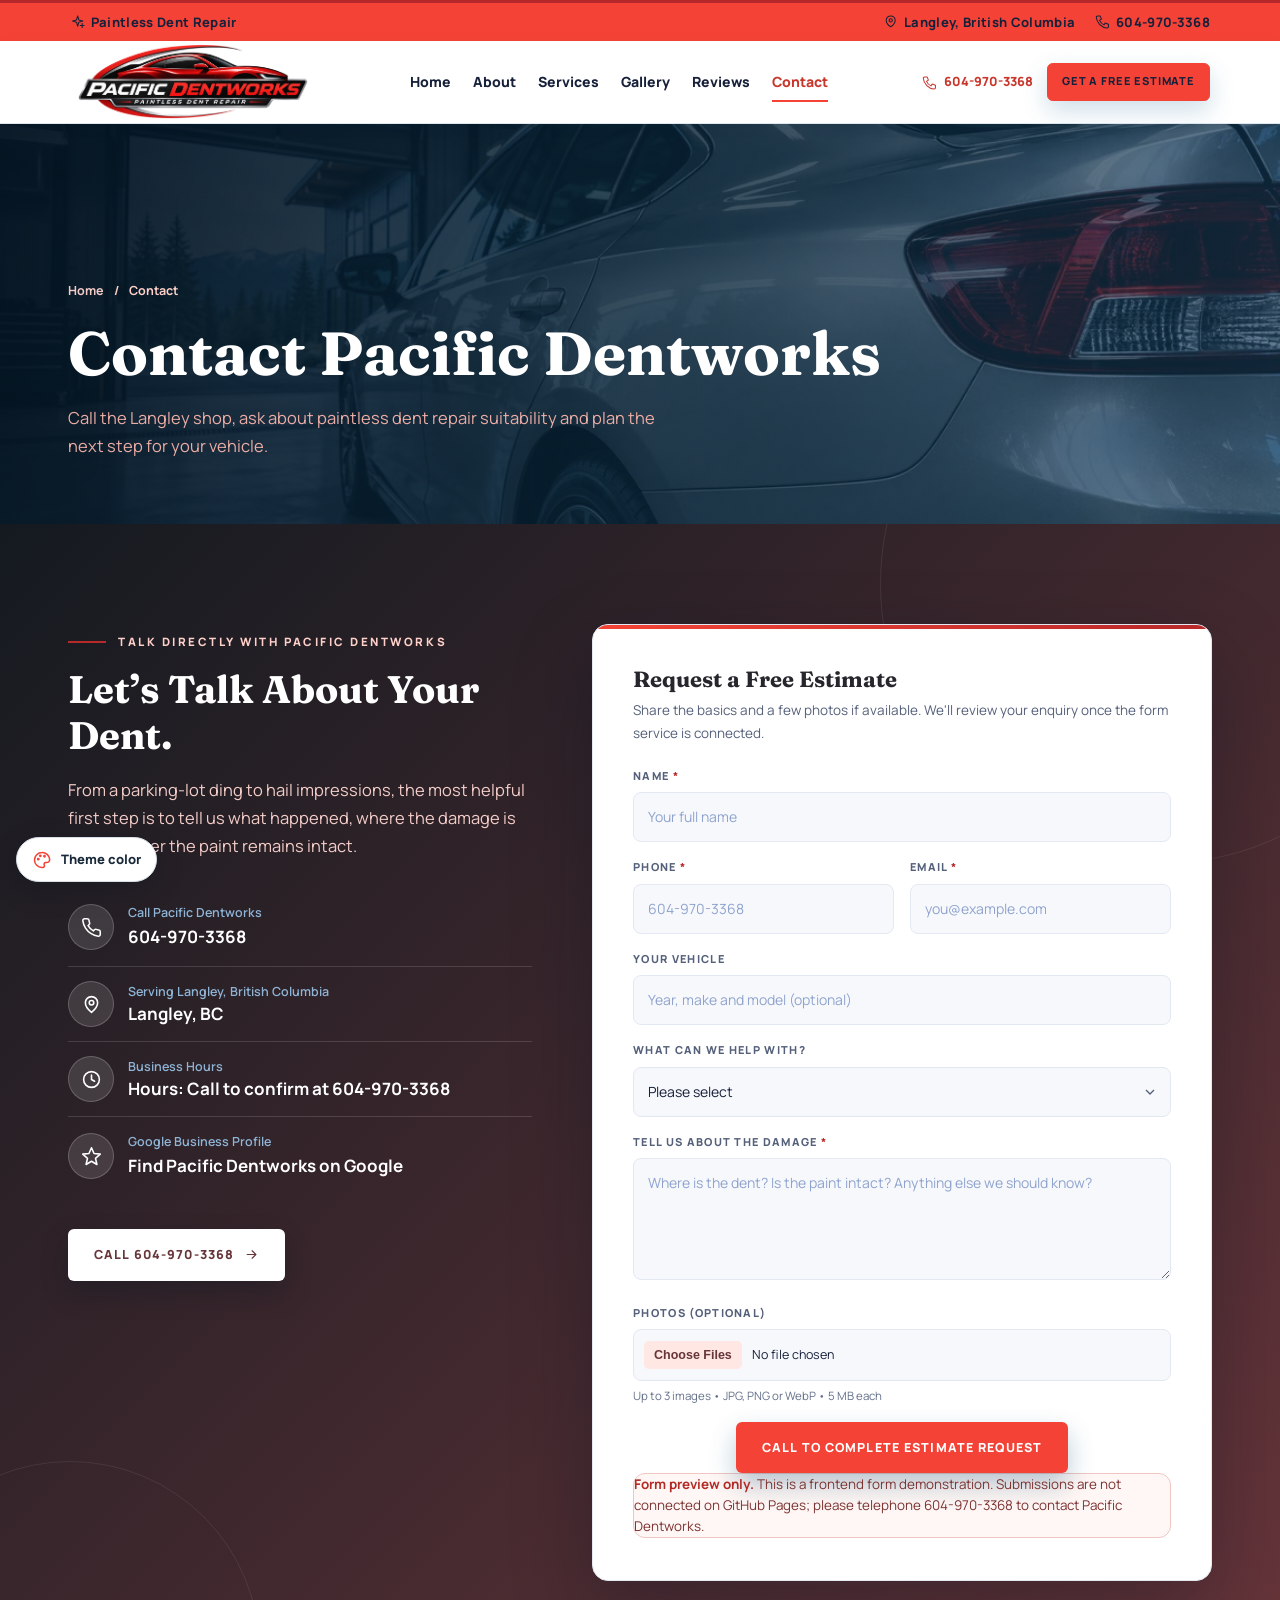
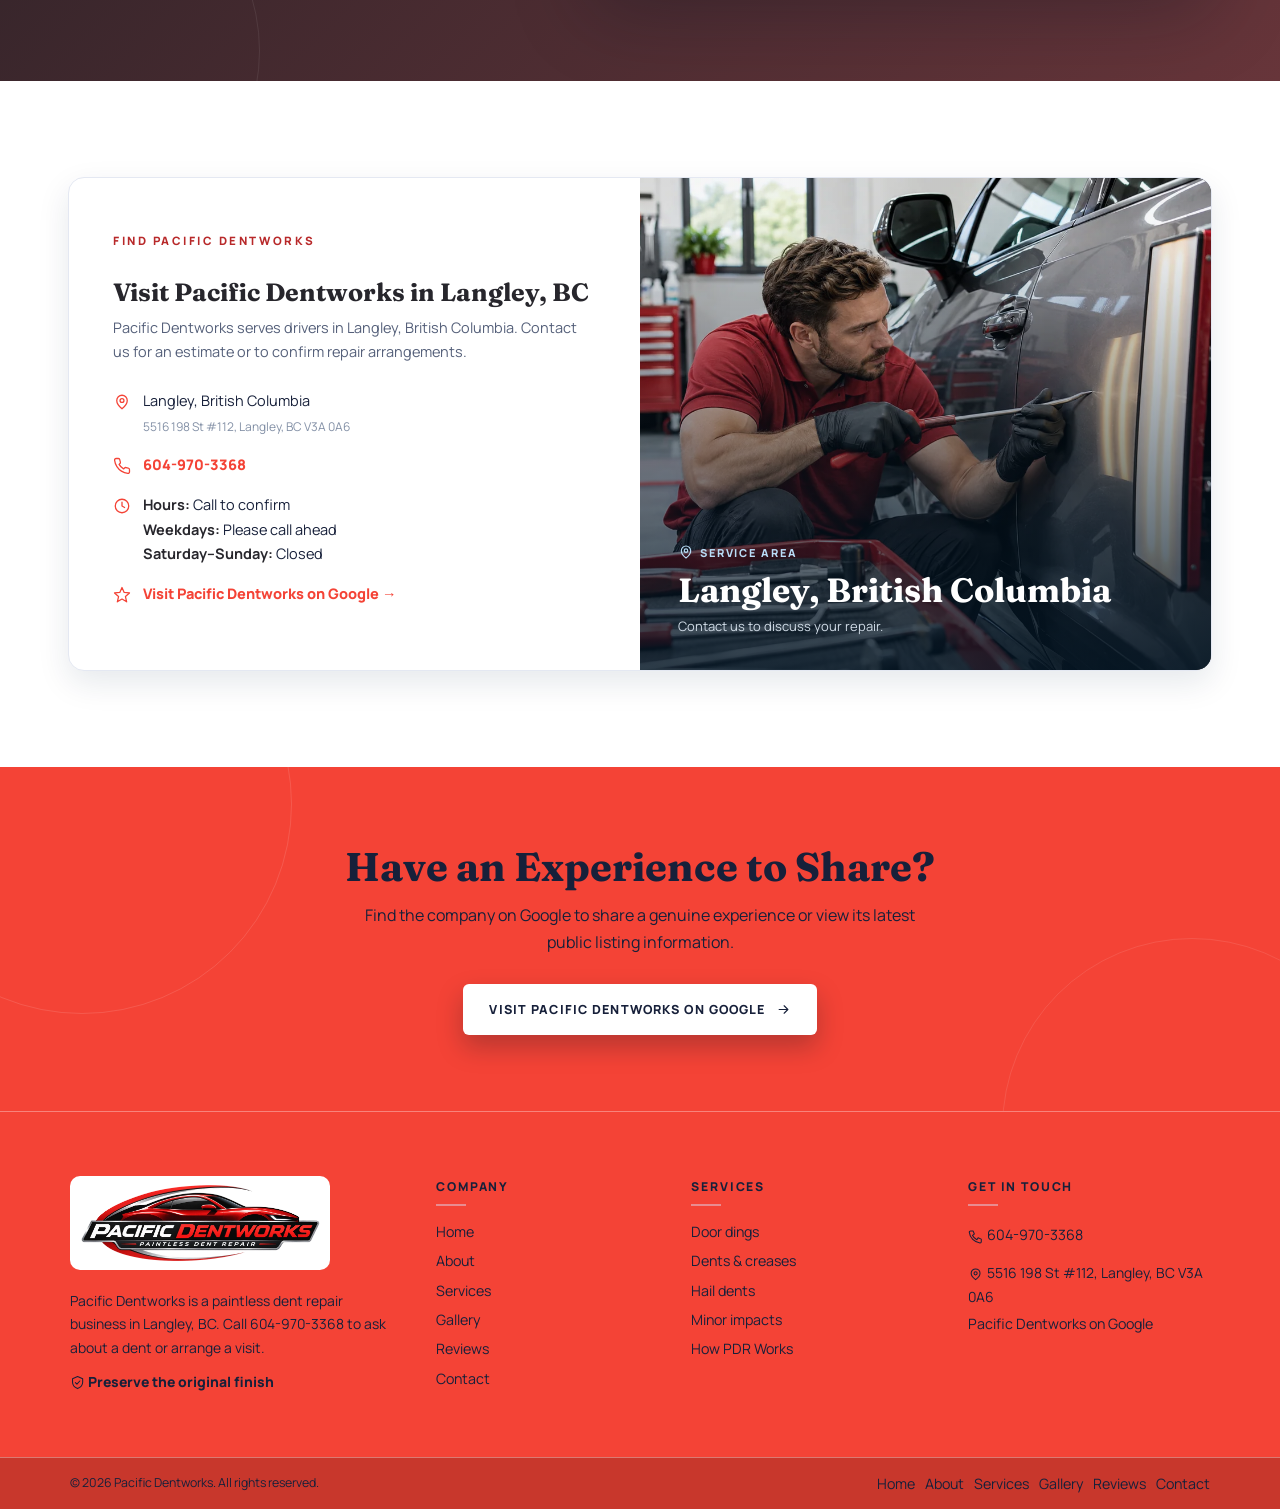
<file: contact.html>
<!doctype html>
<!DOCTYPE html>

<!DOCTYPE html>

<html lang="en"><head><meta charset="utf-8"/><meta content="width=device-width,initial-scale=1" name="viewport"/>
<meta content="#f44336" name="theme-color"/><title>Contact Pacific Dentworks | Langley, BC | 604-970-3368</title><meta content="Contact Pacific Dentworks in Langley, BC. Phone 604-970-3368. Address 5516 198 St #112, Langley, BC V3A 0A6." name="description"/>
<meta content="website" property="og:type"/><meta content="Contact Pacific Dentworks" property="og:title"/><meta content="Request a paintless dent repair estimate or call Pacific Dentworks in Langley, British Columbia." property="og:description"/>
<style>
/* Showtime PDR | reference-inspired visual system, written for this project. */
@font-face{font-family:Fraunces;src:url('[data-uri]') format('woff2');font-weight:600 700;font-display:swap}
@font-face{font-family:Fraunces;src:url('[data-uri]') format('woff2');font-weight:600 700;font-style:italic;font-display:swap}
@font-face{font-family:Manrope;src:url('[data-uri]') format('woff2');font-weight:400 800;font-display:swap}
:root{--navy:var(--theme-navy,#19252d);--navy-light:var(--theme-navy-light,#49373a);--blue:var(--theme-primary,#f44336);--blue-hover:var(--theme-hover,#d83226);--red:#a9252a;--brand-red:#b42829;--sky:var(--theme-sky,#ffb9b1);--pale:var(--theme-pale,#fff4f1);--paper:#f5f7fb;--line:#e0e6ed;--line-strong:#acbbca;--ink:#17203a;--copy:#4d596d;--white:#fff;--shell:1140px;--gutter:clamp(1.25rem,4.7vw,3rem);--section:clamp(3.75rem,7.1vw,6.8rem);--display:Fraunces,Georgia,serif;--text:Manrope,system-ui,sans-serif;--shadow:0 17px 44px #0b365619;--shadow-deep:0 23px 61px #0b365628;--nav-height:4.52rem;--radius:.77rem;color-scheme:light;accent-color:var(--blue)}
*,*::before,*::after{box-sizing:border-box}
html{scroll-behavior:smooth}
body{margin:0;background:var(--white);color:var(--ink);font:400 1rem/1.7 var(--text);-webkit-font-smoothing:antialiased}
body:has(dialog[open]){overflow:hidden}
[hidden]{display:none!important}
h1,h2,h3,p,figure,ul{margin:0}
h1,h2,h3{font-family:var(--display);line-height:1.16;font-weight:700;color:var(--navy)}
h2{font-size:clamp(2rem,3.65vw,2.95rem);letter-spacing:-.026em}
h3{font-size:clamp(1.2rem,2vw,1.55rem);letter-spacing:-.012em}
p{color:var(--copy)}
img{display:block;max-width:100%;height:auto}
a{color:inherit}
button,input,textarea,select{font:inherit}
button{cursor:pointer}
button:disabled{cursor:default}
[id]{scroll-margin-top:calc(var(--nav-height) + 1.25rem)}
:focus-visible{outline:3px solid var(--blue);outline-offset:4px}
:is(.hero,.mast,.topbar,.footer,.review-cta) :focus-visible{outline-color:var(--sky)}
.sr,.skip:not(:focus){position:absolute!important;clip-path:inset(50%);width:1px;height:1px;overflow:hidden;white-space:nowrap}
.skip{position:fixed;z-index:70;top:.5rem;left:.5rem;background:var(--white);padding:.55rem .8rem}
.shell{width:min(calc(100% - 2 * var(--gutter)),var(--shell));margin-inline:auto}
.section{padding-block:var(--section)}
.soft,.dotted,.begin{background-color:var(--paper)}
.dotted,.begin{background-image:radial-gradient(#18517a14 1px,transparent 1px);background-size:26px 26px}
.meet{background-image:linear-gradient(90deg,#e7eef461 1px,transparent 1px),linear-gradient(#e7eef461 1px,transparent 1px);background-size:56px 56px}
.icon{width:1.22rem;height:1.22rem;flex:none;vertical-align:middle}
.label{font:800 .73rem/1.45 var(--text);letter-spacing:.18em;text-transform:uppercase;color:var(--red)}
.section-head{margin-bottom:clamp(1.75rem,4vw,3rem)}
.section-head--center{text-align:center}
.section-head h2{margin-top:.64rem}
.section-head>i{display:block;width:3.8rem;height:3px;margin:.92rem 0 .8rem;border-radius:2rem;background:var(--red)}
.section-head--center>i{margin-inline:auto}
.section-head p:not(.label){max-width:66ch}
.section-head--center p:not(.label){margin-inline:auto}
.section-action,.actions{display:flex;align-items:center;flex-wrap:wrap;gap:.8rem}
.section-action{justify-content:center;margin-top:2.55rem}
.button{display:inline-flex;align-items:center;justify-content:center;gap:.55rem;min-height:3.25rem;padding:.67rem 1.47rem;border:1px solid transparent;border-radius:.36rem;text-align:center;line-height:1.35;text-decoration:none;font-size:.77rem;font-weight:800;letter-spacing:.075em;text-transform:uppercase;transition:color .22s,background-color .22s,border-color .22s,box-shadow .22s,translate .22s}
.button .icon{width:.98rem;height:.98rem}
.button--primary{background:var(--blue);color:var(--white);border-color:var(--blue);box-shadow:0 10px 25px #17659635}
.button--outline{background:transparent;color:var(--blue-hover);border-color:var(--blue)}
.button--ghost{background:#0e344737;color:var(--white);border-color:#ffffffa1}
.button--white{background:var(--white);color:var(--blue-hover);border-color:var(--white)}
.learn{display:inline-flex;align-items:center;gap:.35rem;color:var(--red);font-size:.75rem;font-weight:800;text-decoration:none;letter-spacing:.085em;text-transform:uppercase}
.learn .icon{width:.84rem;height:.84rem}
.control{width:2.9rem;height:2.9rem;display:inline-grid;place-content:center;flex:none;background:var(--white);color:var(--blue-hover);border:1px solid #5a93b9;border-radius:50%;transition:background .2s,color .2s,border-color .2s}
.control .icon{width:1.15rem;height:1.15rem}
.round-icon{display:inline-grid;place-items:center;background:var(--blue);color:var(--white);border-radius:50%;width:2.75rem;height:2.75rem;flex:none;box-shadow:0 8px 23px #1a6aa04d}
.round-icon .icon{width:1.13rem;height:1.13rem}
@media (min-width:876px){
 .button:hover{translate:0 -2px}
 .button--primary:hover{background:var(--blue-hover);border-color:var(--blue-hover)}
 .button--outline:hover,.control:hover{background:var(--blue-hover);color:var(--white);border-color:var(--blue-hover)}
 .button--ghost:hover{background:#ffffff25;color:var(--white);border-color:var(--white)}
 .button--white:hover{background:var(--pale);border-color:var(--pale)}
 .learn:hover{text-decoration:underline;text-underline-offset:.27em}
}
.topbar{background:var(--blue);color:var(--white);border-top:3px solid var(--brand-red);font-size:.8125rem;font-weight:750;letter-spacing:.025em}
.topbar-inner,.topbar-inner div{display:flex;align-items:center;justify-content:space-between;gap:1.25rem}
.topbar-inner{min-height:2.37rem}
.topbar-inner :is(span,a){display:inline-flex;align-items:center;gap:.34rem;text-decoration:none}
.topbar .icon,.header-phone .icon{width:.96rem;height:.96rem}
.header{position:sticky;top:0;z-index:20;background:var(--white);border-bottom:1px solid var(--line);box-shadow:0 3px 17px #0b36560a}
.header-inner{min-height:var(--nav-height);display:flex;align-items:center;justify-content:space-between;gap:1rem}
.brand{display:inline-flex;align-items:center;gap:.57rem;text-decoration:none;line-height:1.08;flex:none;color:var(--navy)}
.brand svg{width:2.66rem;height:2.5rem;flex:none;color:var(--blue)}
.brand strong{display:block;font:700 1.36rem/1.06 var(--display)}
.brand small{display:block;margin-top:.22rem;font-size:.55rem;letter-spacing:.18em;text-transform:uppercase;font-weight:800}
.desktop-nav{display:flex;align-items:center;gap:clamp(.6rem,1.72vw,1.45rem)}
.desktop-nav a{font-size:.875rem;font-weight:800;text-decoration:none;padding:.37rem 0;white-space:nowrap}
.desktop-nav a[aria-current=page]{color:var(--blue-hover);box-shadow:0 2px 0 var(--blue)}
.header-actions{display:flex;align-items:center;gap:.87rem}
.header-actions .button{min-height:2.38rem;padding:.52rem .88rem;font-size:.69rem;white-space:nowrap}
.header-phone{font-size:.79rem;color:var(--blue-hover);font-weight:800;text-decoration:none;white-space:nowrap}
.header-phone .icon{margin-right:.22rem}
.menu-trigger{display:none;border-radius:.4rem}
.menu-trigger>span{height:1.5px;width:1.15rem;background:currentColor;margin-block:2.8px}
.menu{max-width:100%;max-height:none;width:min(440px,100%);height:100%;margin:0 0 0 auto;background:var(--white);border:0;padding:1.15rem var(--gutter);color:var(--navy)}
.menu::backdrop,.lightbox::backdrop{background:#09283ab3}
.menu-head{display:flex;justify-content:space-between;align-items:center;border-bottom:1px solid var(--line);padding-bottom:.75rem;gap:.6rem}
.menu nav{display:grid;margin:.7rem 0 1.2rem}
.menu nav a{font:700 1.3rem/1.4 var(--display);padding:.6rem .15rem;text-decoration:none;border-bottom:1px solid var(--line)}
.menu nav a[aria-current=page]{color:var(--blue)}
.hero{position:relative;isolation:isolate;overflow:hidden;background:var(--theme-950,#18232a);color:var(--white);min-height:clamp(600px,75svh,740px);display:grid;align-items:center;padding-block:3.2rem 6.2rem}
.hero-visuals,.hero-photo,.hero-photo img{position:absolute;inset:0;width:100%;height:100%;pointer-events:none}
.hero-visuals{z-index:-2}
.hero-photo{opacity:0;transition:opacity .6s ease}
.hero-photo.current{opacity:1}
.hero-photo img{object-fit:cover;object-position:59% 54%}
.hero-photo:nth-child(2) img{object-position:58% 52%}
.hero-photo:nth-child(3) img{object-position:54% 58%}
.hero::before{content:"";position:absolute;inset:0;z-index:-1;background:linear-gradient(90deg,#082235f2 0%,#0a293fd6 27%,#0b2c445e 69%,#0a253619 100%),linear-gradient(0deg,#0825388f 0%,transparent 56%)}
.hero-inner{position:relative;display:grid;align-items:center;min-height:300px}
.hero-copy{max-width:min(690px,70vw)}
.hero-copy .label{display:flex;align-items:center;gap:.72rem;color:var(--sky);font-size:.8rem}
.hero-copy .label::before{content:"";width:2.35rem;height:2px;background:#d04c52;flex:none}
.hero h1{margin:.98rem 0 1.35rem;color:var(--white);font-size:clamp(3.3rem,4.72vw,4.55rem);line-height:1.13;letter-spacing:-.027em}
.hero h1 em{color:var(--sky);font-weight:650}
.tag-line{display:flex;flex-wrap:wrap;gap:.2rem .79rem;align-items:center;list-style:none;padding:0;color:var(--navy);font-size:.95rem;font-weight:800}
.tag-line li{display:inline-flex;align-items:center;gap:.72rem}
.tag-line li+li::before{content:"";width:6px;height:6px;display:block;background:var(--brand-red);transform:rotate(45deg);flex:none}
.hero .tag-line{color:#f3f8fc}
.hero .actions{margin-top:1.98rem}
.hero-arrow{position:absolute;top:50%;z-index:2;transform:translateY(-50%);background:#082a424d;border-color:#e9f7ff76;color:var(--white)}
.hero-prev{left:clamp(.55rem,1.65vw,1.6rem)}
.hero-next{right:clamp(.55rem,1.65vw,1.6rem)}
.hero-badge{display:flex;align-items:center;gap:.57rem;position:absolute;right:0;bottom:-.55rem;padding:.73rem .92rem;border:1px solid #d1e0e26e;border-radius:.83rem;background:#092b41a8;color:var(--white);backdrop-filter:blur(8px);font-size:.82rem;line-height:1.45}
.hero-badge .icon{color:var(--sky)}
.hero-badge span span,.hero-badge small,.hero-badge strong{display:block}
.hero-badge small{color:var(--theme-100,#e1edf5);font-size:.73rem;margin-top:.12rem}
.hero-controls{position:absolute;display:flex;align-items:center;gap:.65rem;right:var(--gutter);bottom:4.5rem;z-index:4}
.hero-controls [role=group]{display:flex;gap:.1rem}
.hero-dot{padding:0;border:0;background:transparent;width:1.35rem;height:2.75rem;display:grid;place-items:center}
.hero-dot::after{content:"";display:block;width:.5rem;height:.5rem;border:1px solid var(--white);border-radius:50%;background:transparent}
.hero-dot[aria-pressed=true]::after{background:var(--white)}
.slide-count{color:var(--white);font-size:.74rem;font-weight:800;white-space:nowrap;text-shadow:0 2px 5px #000}
.hero-toggle{width:2.75rem;height:2.75rem;background:#082a426b;color:var(--white);border-color:#e9f7ff76}
.hero-toggle .icon{width:.9rem;height:.9rem}
.proof-wrap{position:relative;z-index:5;margin-top:-5.02rem}
.proof-card{display:grid;grid-template-columns:repeat(4,minmax(0,1fr));align-items:center;min-height:7.65rem;border:1px solid var(--line);border-radius:.86rem;background:var(--white);box-shadow:var(--shadow-deep);padding:1.14rem .23rem}
.proof-card>div{text-align:center;padding:.35rem .44rem}
.proof-card>div+div{border-left:1px solid var(--line)}
.proof-card strong,.proof-card span{display:block}
.proof-card strong{font:700 clamp(1.45rem,2.55vw,2.14rem)/1.13 var(--display);color:var(--navy-light);letter-spacing:-.025em}
.proof-card sup{vertical-align:super;color:var(--red);font-size:.42em}
.proof-card span{margin-top:.47rem;font-size:.68rem;font-weight:800;letter-spacing:.12em;text-transform:uppercase;color:var(--copy)}
.intro{padding-top:clamp(3.2rem,6.6vw,5.9rem)}
.intro-grid,.meet-grid,.contact-grid,.service-detail,.method-grid{display:grid;grid-template-columns:minmax(0,1.04fr) minmax(0,.96fr);align-items:center;gap:clamp(1.65rem,5vw,4.35rem)}
.intro-copy h2,.meet h2,.contact-copy h2{margin:.62rem 0 .93rem}
.intro-copy p:not(.label),.meet p:not(.label){margin-top:.75rem;font-size:1.04rem}
.intro-copy .tag-line{margin-top:1.1rem}
.intro-copy .actions{margin-top:1.4rem}
.why-panel{position:relative;overflow:hidden;border:1px solid #dce4ec;border-radius:.9rem;padding:clamp(1.16rem,3vw,2.4rem);background:linear-gradient(125deg,#eaf2fc,#eff2f9);box-shadow:var(--shadow)}
.why-panel::before,.review-card::before{content:"";position:absolute;inset:0 0 auto;height:4px;background:linear-gradient(90deg,var(--blue),var(--brand-red))}
.why-panel h3{font-size:clamp(1.22rem,2.04vw,1.61rem);margin-bottom:.97rem}
.why-panel ul{list-style:none;padding:0}
.why-panel li{display:flex;align-items:flex-start;gap:.8rem;padding:.72rem 0}
.why-panel li+li{border-top:1px dashed #c8d3e0}
.why-panel strong{font-weight:800}
.why-panel li p{font-size:.93rem;margin-top:.15rem;line-height:1.55}
.service-grid{display:grid;grid-template-columns:repeat(4,minmax(0,1fr));gap:clamp(.8rem,2vw,1.5rem)}
.service-card,.review-card,.process-card,.gallery-card,.form-card{background:var(--white);border:1px solid var(--line);border-radius:var(--radius);box-shadow:var(--shadow)}
.service-card{display:flex;flex-direction:column;overflow:hidden}
.service-media{aspect-ratio:1.52;background:var(--pale);overflow:hidden}
.service-media img,.detail-image img{width:100%;height:100%;object-fit:cover;transition:scale .26s}
.hail-visual,.hail-visual svg{position:relative;width:100%;height:100%}
.hail-visual svg{display:block;object-fit:cover}
.hail-visual span{position:absolute;right:.55rem;bottom:.52rem;background:#fffffff0;padding:.25rem .39rem;border-radius:.22rem;color:var(--navy);font-size:.65rem;font-weight:800}
.service-body{flex:1;display:flex;flex-direction:column;align-items:center;text-align:center;padding:0 .95rem 1.43rem}
.service-body .round-icon{margin-top:-1.52rem;position:relative;width:3rem;height:3rem;border:3px solid var(--white);box-shadow:0 7px 16px #1a6aa04d}
.service-body h3{margin:.6rem 0 .52rem}
.service-body p{font-size:.9rem;line-height:1.62;margin-bottom:1.07rem}
.service-body .learn{margin-top:auto}
.review-grid,.process-grid{display:grid;grid-template-columns:repeat(3,minmax(0,1fr));gap:clamp(.92rem,2.1vw,1.6rem)}
.review-card,.process-card{position:relative;overflow:hidden;display:flex;flex-direction:column;align-items:flex-start;min-width:0;padding:clamp(1.12rem,2.5vw,1.85rem)}
.review-card h3,.process-card h3{margin:.85rem 0 .58rem}
.review-card p,.process-card p{font-size:.95rem;margin-bottom:1rem}
.review-card .learn{margin-top:auto}
.meet-grid{grid-template-columns:minmax(0,.88fr) minmax(0,1.12fr)}
.meet-media{position:relative}
.meet-media::after{content:"";position:absolute;z-index:-1;inset:1rem -1rem -1rem 1rem;border:2px solid var(--blue);border-radius:.85rem}
.meet-media img{width:100%;aspect-ratio:1.14;object-fit:cover;border-radius:.85rem;box-shadow:var(--shadow-deep)}
.meet-media figcaption{position:absolute;left:1rem;bottom:1rem;background:var(--blue);color:var(--white);border:1px solid #ffffffe0;padding:.58rem .8rem;border-radius:.43rem;box-shadow:var(--shadow)}
.meet-media figcaption strong,.meet-media figcaption small{display:block}
.meet-media figcaption strong{font:700 1.2rem/1.12 var(--display)}
.meet-media figcaption small{font-weight:750;font-size:.66rem;margin-top:.21rem;letter-spacing:.09em;text-transform:uppercase}
.meet p.meet-location{color:var(--red);font-size:.78rem;font-weight:800;letter-spacing:.08em;text-transform:uppercase}
.check-grid{display:grid;grid-template-columns:repeat(2,minmax(0,1fr));gap:.5rem .69rem;list-style:none;padding:0;margin:1.12rem 0}
.check-grid li{display:flex;align-items:start;gap:.35rem;color:var(--navy);font-size:.95rem;font-weight:750}
.check-grid .icon{color:var(--blue);width:1.04rem;height:1.04rem;margin-top:.29rem}
.step-number{position:absolute;top:1.18rem;right:1.35rem;font:700 2.4rem/.95 var(--display);color:#b0c9dd}
.process-card small{display:flex;align-items:center;gap:.35rem;margin-top:auto;color:var(--blue-hover);font-size:.76rem;font-weight:800}
.process-card small .icon{width:.9rem;height:.9rem}
.contact-sec{position:relative;isolation:isolate;overflow:hidden;background:linear-gradient(135deg,var(--theme-navy,#19252d),var(--theme-800,#803e43));color:var(--white)}
.contact-sec::before,.review-cta::before{content:"";position:absolute;z-index:-1;width:29rem;height:29rem;border:1px solid #ffffff34;border-radius:50%;right:-8rem;top:-13rem;pointer-events:none}
.contact-grid{grid-template-columns:minmax(0,.94fr) minmax(0,1.06fr);align-items:start}
.contact-copy h2{color:var(--white);font-size:clamp(2.2rem,4vw,3.38rem)}
.contact-copy>.label{color:var(--sky)}
.contact-copy>p:not(.label),.contact-list li div>span{color:#e0ebf4}
.contact-list{list-style:none;padding:0;margin:1.35rem 0}
.contact-list li{display:flex;align-items:center;gap:.7rem;margin-bottom:.7rem}
.contact-list li div>*{display:block}
.contact-list li strong{font-size:.91rem}
.contact-list li a,.contact-list li div>span{font-size:.9rem}
.contact-list li a{color:var(--white);text-underline-offset:.22em}
.form-card{color:var(--ink);padding:clamp(1.15rem,3.2vw,2.3rem)}
.form-card h3{font-size:clamp(1.5rem,3vw,2.4rem);margin-bottom:.47rem}
.form-card>p{margin-bottom:.85rem;font-size:.93rem}
.form-notice,.form-status{padding:.63rem .73rem;border-radius:.36rem;background:var(--pale);border-left:3px solid var(--blue);color:var(--navy);font-size:.86rem}
.form-status{margin-top:.65rem}
.form-grid{display:grid;grid-template-columns:repeat(2,minmax(0,1fr));gap:.76rem}
.form-grid label,.uploads label{display:grid;gap:.22rem;min-width:0;font-size:.81rem;font-weight:800}
.form-grid .wide{grid-column:1/-1}
.form-grid :is(input,select,textarea){min-height:45px;width:100%;min-width:0;padding:.52rem .58rem;border:1px solid var(--line-strong);border-radius:.34rem;background:#f8fafc;color:var(--ink);font-size:1rem;font-weight:500}
.form-grid textarea{resize:vertical}
.uploads{padding:.62rem .05rem;margin:.35rem 0 .68rem}
.uploads summary{font-size:.91rem;font-weight:800;color:var(--blue-hover);cursor:pointer}
.uploads p{font-size:.85rem;margin-top:.45rem}
.uploads input{min-width:0;width:100%;font-size:.82rem}
.uploads label{margin-top:.45rem}
.uploads input::file-selector-button{border:1px solid var(--line-strong);background:var(--paper);color:var(--ink);border-radius:.3rem;padding:.38rem}
.review-cta{position:relative;isolation:isolate;overflow:hidden;text-align:center;padding-block:clamp(2.75rem,5.7vw,4.85rem);background:var(--blue);color:var(--white)}
.review-cta h2,.review-cta p{color:var(--white)}
.review-cta p{margin:.7rem auto 1.1rem;max-width:55ch}
.footer{background:var(--blue);color:#f4f9ff;border-top:1px solid #ffffff57}
.footer-grid{padding-block:clamp(2.2rem,5vw,4rem);display:grid;grid-template-columns:1.32fr .86fr .95fr 1fr;gap:clamp(1rem,3.7vw,3rem)}
.footer .brand,.footer .brand svg{color:var(--white)}
.footer p,.footer a:not(.brand){color:#f4f9ff}
.footer-grid p{font-size:.87rem;margin-top:.63rem}
.foot-badge{font-weight:800}
.foot-badge .icon,.foot-link .icon,.footer-grid p .icon{width:.95rem;height:.95rem}
.footer-grid h2{font-family:var(--text);font-size:.76rem;font-weight:800;letter-spacing:.15em;text-transform:uppercase;color:var(--white);margin:.22rem 0 .82rem}
.footer-grid h2::after{content:"";width:1.85rem;height:2px;background:#e98c90;display:block;margin-top:.66rem}
.footer-grid nav{display:grid;gap:.33rem}
.footer a:not(.brand){font-size:.89rem;text-decoration:none}
.foot-link{display:inline-block;margin:.22rem 0}
.footer-base{border-top:1px solid #ffffff55}
.footer-base .shell{padding-block:.83rem;display:flex;justify-content:space-between;gap:.8rem;align-items:center}
.footer-base p,.footer-base nav a{font-size:.77rem}
.footer-base nav{display:flex;flex-wrap:wrap;gap:.3rem .61rem}
.back-top{position:fixed;right:clamp(.8rem,2vw,1.55rem);bottom:clamp(.85rem,2vw,1.5rem);z-index:10;display:grid;place-items:center;width:2.9rem;height:2.9rem;border-radius:50%;border:1px solid #c7dfef;background:var(--blue);color:var(--white);box-shadow:var(--shadow)}
@media (min-width:876px){
 .desktop-nav a:hover{color:var(--blue-hover)}
 .service-card:hover img,.work-card:hover img{scale:1.045}
 .footer a:not(.brand):hover,.topbar a:hover{text-decoration:underline;text-underline-offset:.2em}
}
@media(max-width:1100px){.header-phone{display:none}.hero-inner{padding-inline:.8rem}}
@media(max-width:875px){
 :root{--nav-height:4.1rem}
 .desktop-nav{display:none}
 .menu-trigger{display:inline-grid}
 body:not(.js-ready) .desktop-nav{display:flex;flex-wrap:wrap;gap:.3rem .72rem}
 body:not(.js-ready) .menu-trigger{display:none}
 .hero{min-height:570px;padding-block:2.75rem 5.7rem}
 .hero-copy{max-width:min(610px,84vw)}
 .hero h1{font-size:clamp(2.78rem,6.2vw,3.85rem)}
 .hero-badge{display:none}
 .hero-controls{bottom:4.63rem}
 .hero-arrow{top:auto;bottom:5.4rem;transform:none}
 .hero-next{left:4rem;right:auto}
 .hero-prev{left:var(--gutter)}
 .intro-grid,.meet-grid,.contact-grid,.method-grid{grid-template-columns:1fr}
 .meet-media{max-width:590px}
 .service-grid{grid-template-columns:repeat(2,minmax(0,1fr))}
 .work-track{grid-auto-columns:calc((100% - 2rem)/2.1)}
 .gallery-grid{grid-template-columns:repeat(2,minmax(0,1fr))}
 .footer-grid{gap:1.2rem;grid-template-columns:repeat(2,minmax(0,1fr))}
}
@media(max-width:570px){
 :root{--gutter:1.14rem}
 .topbar-inner{min-height:2.05rem;font-size:.69rem;gap:.3rem}
 .topbar-inner div{gap:.25rem}
 .topbar-inner div span{display:none}
 .topbar .icon{width:.81rem;height:.81rem}
 .header-inner{gap:.46rem}
 .header-actions{gap:.42rem}
 .header-actions>.button{min-height:2.45rem;max-width:7.4rem;font-size:.61rem;padding:.38rem .48rem;white-space:normal}
 .brand{gap:.38rem}
 .brand svg{width:2.03rem;height:2rem}
 .brand strong{font-size:1.18rem}
 .brand small{font-size:.45rem;letter-spacing:.085em}
 body:not(.js-ready) .header-inner{flex-wrap:wrap;padding-block:.46rem}
 .menu-trigger{width:2.75rem;height:2.75rem}
 .hero{min-height:590px;padding-block:2.65rem 6rem}
 .hero-inner{padding-inline:0}
 .hero-copy{max-width:100%}
 .hero-copy .label{font-size:.68rem;letter-spacing:.12em;gap:.4rem}
 .hero-copy .label::before{width:1.2rem}
 .hero h1{font-size:clamp(2.42rem,8.8vw,3.23rem);margin:.66rem 0 1.06rem}
 .hero::before{background:linear-gradient(90deg,#082235ed,#0a293f93),linear-gradient(0deg,#082538aa,transparent 57%)}
 .hero .actions{margin-top:1.18rem;gap:.48rem}
 .hero .button{font-size:.69rem;min-height:2.9rem;padding-inline:.75rem}
 .hero .tag-line{font-size:.83rem;gap:.19rem .46rem}
 .tag-line li{gap:.42rem}
 .tag-line li+li::before{width:5px;height:5px}
 .hero-arrow{width:2.75rem;height:2.75rem;bottom:5rem}
 .hero-next{left:calc(var(--gutter) + 3.21rem)}
 .hero-controls{bottom:5rem;gap:.3rem}
 .hero-dot{width:1.1rem}
 .proof-wrap{margin-top:-3.15rem}
 .proof-card{grid-template-columns:repeat(2,minmax(0,1fr));padding:.29rem .28rem;min-height:0}
 .proof-card>div{padding:.62rem .32rem}
 .proof-card>div:nth-child(3){border-left:0}
 .proof-card>div:nth-child(n+3){border-top:1px solid var(--line)}
 .proof-card span{font-size:.61rem;margin-top:.27rem}
 .section-head--center p:not(.label){max-width:100%}
 .section-action{margin-top:1.65rem}
 .service-grid,.work-track{gap:.63rem}
 .service-body{padding:0 .63rem 1.03rem}
 .service-body p{font-size:.86rem}
 .service-body h3{font-size:1.14rem}
 .service-body .round-icon{width:2.67rem;height:2.67rem;margin-top:-1.34rem}
 .work-track{grid-auto-columns:84%}
 .work-controls{gap:.33rem;margin-bottom:1.42rem}
 .work-controls .control{width:2.75rem;height:2.75rem}
 .review-grid,.process-grid,.gallery-grid,.service-detail,.form-grid{grid-template-columns:1fr}
 .service-detail:nth-child(even) .detail-image{order:0}
 .footer-base .shell,.end-cta .shell{display:grid}
 .end-cta .actions{flex:auto}
 .reflection-controls{flex-wrap:wrap}
 .reflection-controls label{flex-basis:100%}
 .contact-grid .form-card{grid-row:2}
}
@media(max-width:350px){.header-actions>.button{display:none}}
/* Motion intentionally enabled for this client-requested animated edition. */
@media(min-width:876px){.hero-controls{bottom:5.25rem}}
@media(max-width:400px){.topbar-inner>:first-child{letter-spacing:0}}

/* Client-supplied Recent Work comparison component */
#results .gal-grid{display:grid;gap:22px}
@media(min-width:640px){#results .gal-grid{grid-template-columns:1fr 1fr}}
@media(min-width:1020px){#results .gal-grid{grid-template-columns:repeat(3,1fr)}}
#results .gcard{position:relative;border-radius:8px;overflow:hidden;border:1px solid var(--line);background:var(--stone);box-shadow:0 8px 26px rgba(20,23,27,.08)}
#results .gcard .ba{position:relative;aspect-ratio:4/3;overflow:hidden}
#results .gcard .ba img{position:absolute;inset:0;width:100%;height:100%;object-fit:cover;transition:transform .8s var(--ease)}
@media (min-width:876px){#results .gcard:hover .ba img{transform:scale(1.045)}}
#results .gcard .ba .aft{clip-path:inset(0 0 0 var(--pos,50%))}
#results .gcard .bar{position:absolute;top:0;bottom:0;left:var(--pos,50%);width:1.5px;background:#fff;box-shadow:0 0 14px rgba(0,0,0,.45);z-index:2;pointer-events:none}
#results .gcard .knob{position:absolute;top:50%;left:var(--pos,50%);transform:translate(-50%,-50%);width:44px;height:44px;border-radius:50%;background:rgba(11,13,16,.55);-webkit-backdrop-filter:blur(4px);backdrop-filter:blur(4px);border:1.5px solid var(--gold);color:var(--gold);display:grid;place-items:center;z-index:2;pointer-events:none}
#results .gcard .knob svg{width:18px;height:18px}
#results .gcard input[type=range]{position:absolute;inset:0;z-index:3;width:100%;height:100%;opacity:0;cursor:ew-resize;margin:0;-webkit-appearance:none;appearance:none}
#results .gcard input[type=range]::-webkit-slider-thumb{-webkit-appearance:none;width:48px;height:48px}
#results .gcard input[type=range]::-moz-range-thumb{width:48px;height:48px;border:0;background:transparent}
#results .gcard .ba:has(input:focus-visible) .knob{outline:2px solid var(--gold);outline-offset:3px}
#results .gcard .tagchip{position:absolute;top:12px;z-index:2;font:800 10px/1 var(--font-body);letter-spacing:.16em;text-transform:uppercase;color:var(--ivory);background:rgba(11,13,16,.66);padding:6px 9px;border-radius:4px;pointer-events:none}
#results .gcard .tb{left:12px}#results .gcard .ta{right:12px;background:rgba(154,116,36,.9);color:#fff}
#results .gcap{position:relative;z-index:2;display:flex;align-items:center;justify-content:space-between;gap:12px;padding:14px 16px;background:var(--white);border-top:1px solid var(--line)}
#results .gcap b{font:800 13.5px/1.3 var(--font-body);color:var(--ink)}
#results .gcap small{display:block;font:600 11.5px/1.4 var(--font-body);color:var(--slate)}
#results .gcap .pill{font:800 10px/1 var(--font-body);letter-spacing:.14em;text-transform:uppercase;color:var(--gold-ink);border:1px solid rgba(154,116,36,.45);border-radius:999px;padding:6px 10px;white-space:nowrap}
#results{--line:#e2ddd2;--stone:#efebe2;--ink:#14171b;--ivory:#f3efe6;--slate:#4a5360;--gold:#c9a24b;--gold-deep:#9a7424;--gold-ink:#7e5e1d;--font-body:var(--text);--ease:cubic-bezier(.2,.7,.3,1);background:#ffffff}
#results .sec-head{margin-bottom:clamp(1.7rem,4vw,2.95rem)}
#results .eyebrow{color:var(--red);font-size:.73rem;line-height:1.45;font-weight:800;letter-spacing:.18em;text-transform:uppercase}
#results .sec-head h2{margin:.58rem 0 .74rem}
#results .sec-head h2 em{color:var(--gold-ink);font-weight:600}
#results .sec-head .lead{max-width:62ch}
#results .gcard{min-width:0}
#results .gcard .ba img{user-select:none}
#results .gcard input[type=range]{touch-action:pan-y}
#results .gcard .ba:has(input:focus-visible){outline:3px solid var(--gold-ink);outline-offset:-3px}
#results .gcap b{display:block}
#results .gcap small{margin-top:.18rem}
#results .comparison-note{margin-top:1rem;font-size:.88rem;color:var(--slate)}
@media(max-width:360px){#results .gcap{gap:.5rem;padding-inline:.65rem}#results .gcap .pill{padding-inline:.43rem;letter-spacing:.09em}}

</style>
<script type="application/ld+json">{"@context": "https://schema.org", "@type": "AutoRepair", "name": "Pacific Dentworks", "telephone": "+1-604-970-3368", "address": {"@type": "PostalAddress", "streetAddress": "5516 198 St #112", "addressLocality": "Langley", "addressRegion": "BC", "postalCode": "V3A 0A6", "addressCountry": "CA"}, "sameAs": "https://share.google/NfgVOzUmy43S9VXc0"}</script><style id="showtime-restored-motion">

/* === Motion restoration: keyframes copied from client-provided animations.zip === */
:root{--showtime-ease:cubic-bezier(.2,.7,.3,1);--showtime-soft:cubic-bezier(.19,1,.22,1)}
@keyframes fscHeaderDrop{from{transform:translateY(-100%)}to{transform:translateY(0)}}
@keyframes fscNavLinkIn{to{opacity:1;transform:none}}
@keyframes fshHeroKB{from{transform:scale(1.06)}to{transform:scale(1)}}
@keyframes fshHeroRise{from{opacity:0;transform:translateY(28px)}to{opacity:1;transform:none}}
@keyframes fshRevealIn{from{opacity:0;transform:translateY(30px)}to{opacity:1;transform:translateY(0)}}
@keyframes fshWhyFlow{0%{background-position:0% 50%}50%{background-position:100% 50%}100%{background-position:0% 50%}}
@keyframes fshWhyBorder{0%,100%{border-color:var(--line)}30%{border-color:#ddd0ac}65%{border-color:#e7dcbc}}
@keyframes fshWhyBar{0%{background-position:0 0}100%{background-position:300% 0}}
@keyframes fshPageIn{from{opacity:0;transform:translateY(12px)}to{opacity:1;transform:none}}
/* The reference's 7-second Ken Burns treatment is restarted on each active hero photo. */
.hero-photo img{transform:scale(1.06);will-change:transform}
.hero-photo.current img{animation:fshHeroKB 7s var(--showtime-ease) both}
.hero-photo:not(.current) img{animation:none}
/* Same staggered text rise as the attached hero, including slide changes. */
.hero-copy.showtime-hero-enter>*{animation:fshHeroRise .9s var(--showtime-ease) both}
.hero-copy.showtime-hero-enter>*:nth-child(2){animation-delay:.12s}
.hero-copy.showtime-hero-enter>*:nth-child(3){animation-delay:.24s}
.hero-copy.showtime-hero-enter>*:nth-child(4){animation-delay:.36s}
/* Reference's scroll-triggered 30px reveal; cleanup in JS restores hover transforms. */
.showtime-motion-ready .showtime-reveal:not(.showtime-visible){opacity:0;transform:translateY(30px)}
.showtime-motion-ready .showtime-reveal.showtime-visible{animation:fshRevealIn .9s var(--showtime-ease) both;animation-delay:var(--showtime-delay,0ms)}
/* Sticky header drops gently into view when the utility strip scrolls away. */
.header{transition:box-shadow .5s var(--showtime-soft)}
.header.showtime-stuck{animation:fscHeaderDrop .38s var(--showtime-soft);box-shadow:0 10px 30px rgba(20,23,27,.10)}
/* Mobile drawer links cascade into view, as in the attached example. */
.menu[open] nav a{opacity:0;transform:translateY(14px);animation:fscNavLinkIn .6s var(--showtime-soft) forwards}
.menu[open] nav a:nth-child(2){animation-delay:.08s}
.menu[open] nav a:nth-child(3){animation-delay:.14s}
.menu[open] nav a:nth-child(4){animation-delay:.20s}
.menu[open] nav a:nth-child(5){animation-delay:.26s}
.menu[open] nav a:nth-child(6){animation-delay:.32s}
/* Reference's flowing gradient and traveling hairline, recolored to Showtime's existing blue. */
.why-panel{background:linear-gradient(115deg,#eaf2fc 0%,var(--theme-50,#e7f2fb) 28%,#f4f9fd 58%,#e9f0fa 100%);background-size:300% 300%;animation:fshWhyFlow 14s ease-in-out infinite,fshWhyBorder 14s ease-in-out infinite}
.why-panel::before{content:"";position:absolute;inset:0 0 auto;height:4px;pointer-events:none;background:linear-gradient(90deg,var(--theme-primary,#f44336),var(--theme-mid,#ff9d91),var(--theme-primary,#f44336),var(--theme-mid,#ff9d91),var(--theme-primary,#f44336));background-size:300% 100%;animation:fshWhyBar 8s linear infinite}
/* Same lift, zoom and shadow response as the reference's service and gallery cards. */
.service-card,.review-card,.process-card,#results .gcard{transition:transform .35s var(--showtime-ease),box-shadow .35s ease,border-color .35s ease}
.service-media img{transition:transform .8s var(--showtime-ease),scale .8s var(--showtime-ease)}
.meet-media::after{transition:transform .55s var(--showtime-ease),border-color .45s ease}
.meet-media img{transition:transform .8s var(--showtime-ease)}
.button{transition:transform .25s ease,translate .25s ease,box-shadow .25s ease,background-color .25s ease,color .25s ease,border-color .25s ease}
.desktop-nav a{position:relative;transition:color .25s ease}
.desktop-nav a::after{content:"";position:absolute;left:0;right:0;bottom:0;height:2px;background:var(--blue);transform:scaleX(0);transform-origin:left;transition:transform .4s var(--showtime-soft)}
.showtime-gallery-cta{display:flex;justify-content:center;margin-top:clamp(1.5rem,3vw,2.3rem)}
@media (min-width:876px){
  .service-card:hover{transform:translateY(-8px);box-shadow:0 28px 60px rgba(20,23,27,.16)}
  .service-card:hover .service-media img{scale:1;transform:scale(1.08)}
  #results .gcard:hover{transform:translateY(-6px);box-shadow:0 28px 60px rgba(20,23,27,.16)}
  .review-card:hover{transform:translateY(-10px);box-shadow:0 30px 70px rgba(20,23,27,.18);border-color:rgba(26,106,160,.35)}
  .process-card:hover{transform:translateY(-6px);box-shadow:0 22px 48px rgba(20,23,27,.14)}
  .meet-media:hover::after{transform:translate(8px,8px)}
  .meet-media:hover img{transform:scale(1.025)}
  .button:hover{translate:0 -2px;box-shadow:0 14px 30px rgba(26,106,160,.20)}
  .desktop-nav a:hover::after,.desktop-nav a:focus-visible::after{transform:scaleX(1)}
}
/* Maintain the existing layout and allow comparison controls to stay fully interactive. */
#results .gcard .ba img{will-change:transform}

</style>
<style id="showtime-gallery-page">
html,body{overflow-x:clip}
#showtime-gallery{
  --blue-950:var(--theme-950,#151b23); --blue-900:var(--theme-900,#392a32); --blue-800:var(--theme-800,#7d3b3d);
  --blue-700:var(--theme-primary,#f44336); --blue-600:var(--theme-600,#ff6860); --blue-100:var(--theme-100,#ffe6e0); --blue-50:var(--theme-50,#fff8f7);
  --sky:var(--theme-sky-secondary,#ffc9c3); --red-600:#b8292a; --red-700:#9c2223;
  --ink:#17203a; --slate:#55607a; --line:#e4e8f2; --soft:#f6f8fc; --white:#fff;
  --shadow-lg:0 24px 60px rgba(7,42,65,.14);
  --shadow-md:0 12px 32px rgba(7,42,65,.10);
  --font-display:"Fraunces",Georgia,serif;
  --font-body:"Manrope",Segoe UI,sans-serif;
  --ease:cubic-bezier(.2,.7,.3,1);
  display:block;width:100%;max-width:100%;overflow-x:clip;position:relative;
  font-family:var(--font-body);font-size:16px;line-height:1.7;color:var(--ink);
  background:var(--white);text-align:left;-webkit-font-smoothing:antialiased;
}
#showtime-gallery *,#showtime-gallery *::before,#showtime-gallery *::after{box-sizing:border-box;margin:0;padding:0}
#showtime-gallery h1,#showtime-gallery h2,#showtime-gallery h3,#showtime-gallery h4{font-family:var(--font-display);line-height:1.18;font-weight:700;color:inherit;text-transform:none;letter-spacing:normal;margin:0;background:none;border:none}
#showtime-gallery p{margin:0}
#showtime-gallery ul{list-style:none;margin:0;padding:0}
#showtime-gallery a{text-decoration:none;color:inherit;box-shadow:none;background:none}
#showtime-gallery img{max-width:100%;border:0;display:block}
#showtime-gallery figure{margin:0}
#showtime-gallery button{font-family:var(--font-body);cursor:pointer;border:none;background:none;color:inherit}
#showtime-gallery svg{display:inline-block;vertical-align:middle}
#showtime-gallery .fs-container{max-width:1200px;width:100%;margin:0 auto;padding:0 28px}
/* buttons */
#showtime-gallery .btn{display:inline-flex;align-items:center;justify-content:center;gap:10px;font-weight:800;letter-spacing:.09em;text-transform:uppercase;font-size:12.5px;padding:15px 26px;border-radius:6px;border:none;cursor:pointer;transition:transform .35s var(--ease) !important,box-shadow .35s var(--ease) !important,background .35s ease !important,color .35s ease !important,border-color .35s ease !important}
#showtime-gallery .btn svg{width:15px;height:15px;flex:none}
#showtime-gallery .btn-primary{background:var(--blue-700);color:#fff;box-shadow:0 12px 26px rgba(20,82,123,.30)}
#showtime-gallery .btn-primary:hover{background:var(--blue-600);color:#fff;transform:translateY(-2px);box-shadow:0 16px 34px rgba(20,82,123,.38)}
#showtime-gallery .btn-ghost{background:transparent;border:1.5px solid rgba(255,255,255,.55);color:#fff}
#showtime-gallery .btn-ghost:hover{background:rgba(255,255,255,.12);border-color:#fff;color:#fff;transform:translateY(-2px)}
/* page banner */
#showtime-gallery .page-banner{position:relative;min-height:440px;display:flex;align-items:flex-end;overflow:hidden;background:var(--blue-950)}
#showtime-gallery .page-banner img{position:absolute;inset:0;width:100%;height:100%;max-width:none;object-fit:cover;opacity:.55;animation:showtimeGalleryBannerZoom 12s var(--ease) forwards}
@keyframes showtimeGalleryBannerZoom{from{transform:scale(1.12)}to{transform:scale(1)}}
#showtime-gallery .page-banner .shade{position:absolute;inset:0;background:linear-gradient(105deg,rgba(4,20,34,.94) 0%,rgba(7,42,65,.62) 55%,rgba(26,106,160,.28) 100%)}
#showtime-gallery .page-banner .wrap{position:relative;z-index:2;width:100%;padding:110px 28px 64px}
#showtime-gallery .breadcrumb{display:flex;align-items:center;gap:10px;font-size:12.5px;font-weight:700;color:var(--theme-line,#aecbe3);margin-bottom:18px}
#showtime-gallery .breadcrumb a{color:var(--theme-line,#aecbe3);cursor:pointer}
#showtime-gallery .breadcrumb a:hover{color:var(--sky)}
#showtime-gallery .breadcrumb span{color:var(--sky)}
#showtime-gallery .page-banner h1{font-weight:700;font-size:clamp(2.3rem,5vw,3.8rem);color:#fff;line-height:1.12}
#showtime-gallery .page-banner h1 em{font-style:italic;color:var(--sky)}
#showtime-gallery .page-banner p{color:var(--theme-line-strong,#c3d8ea);max-width:620px;margin-top:16px;font-size:16.5px}
/* shared */
#showtime-gallery .section{padding:96px 0}
#showtime-gallery .section-soft{background:var(--soft)}
#showtime-gallery .sec-head{text-align:center;max-width:760px;margin:0 auto 56px}
#showtime-gallery .sec-eyebrow{display:inline-block;font-size:11.5px;font-weight:800;letter-spacing:.22em;text-transform:uppercase;color:var(--red-600);margin-bottom:14px}
#showtime-gallery .sec-title{font-family:var(--font-display);font-weight:700;font-size:clamp(1.8rem,3.2vw,2.6rem);color:var(--blue-900);line-height:1.2}
#showtime-gallery .sec-rule{width:64px;height:3.5px;background:var(--red-600);border-radius:3px;margin:20px auto 0}
#showtime-gallery .sec-sub{margin-top:18px;color:var(--slate);font-size:16.5px}
#showtime-gallery .reveal{opacity:0;transform:translateY(30px);transition:opacity .8s ease !important,transform .8s var(--ease) !important;transition-delay:var(--d,0s) !important}
#showtime-gallery .reveal.visible{opacity:1;transform:none}
/* gallery grid */
#showtime-gallery .gal-grid{display:grid;grid-template-columns:repeat(3,1fr);gap:20px}
#showtime-gallery .gal-item{position:relative;border-radius:14px;overflow:hidden;cursor:zoom-in;box-shadow:var(--shadow-md);height:330px;transition:transform .45s var(--ease) !important,box-shadow .45s var(--ease) !important}
#showtime-gallery .gal-item.wide{grid-column:span 2}
#showtime-gallery .gal-item:hover{transform:translateY(-6px);box-shadow:0 28px 60px rgba(7,42,65,.16)}
#showtime-gallery .gal-item img{width:100%;height:100%;max-width:none;object-fit:cover;transition:transform .9s var(--ease) !important}
#showtime-gallery .gal-item:hover img{transform:scale(1.06)}
#showtime-gallery .gal-zoom{position:absolute;top:16px;right:16px;width:42px;height:42px;border-radius:50%;border:1.5px solid rgba(255,255,255,.5);background:rgba(4,20,34,.4);backdrop-filter:blur(4px);display:grid;place-items:center;color:#fff;opacity:0;transform:translateY(-8px);transition:.45s var(--ease) !important;z-index:2}
#showtime-gallery .gal-item:hover .gal-zoom{opacity:1;transform:none}
#showtime-gallery .gal-zoom svg{width:16px;height:16px}
#showtime-gallery .proj-cap{position:absolute;left:0;right:0;bottom:0;padding:56px 22px 20px;background:linear-gradient(transparent,rgba(4,20,34,.88));color:#fff;pointer-events:none;z-index:1}
#showtime-gallery .proj-cap b{font-family:var(--font-display);font-size:18px;font-weight:700;display:block;color:#fff}
#showtime-gallery .proj-cap span{font-size:12px;font-weight:700;letter-spacing:.12em;text-transform:uppercase;color:var(--sky)}
/* spotlights */
#showtime-gallery .spotlight{display:grid;grid-template-columns:1fr 1fr;gap:44px;align-items:center;padding:56px 0;border-bottom:1px solid var(--line)}
#showtime-gallery .spotlight:last-child{border-bottom:none}
#showtime-gallery .spotlight.reverse .sp-media{order:2}
#showtime-gallery .sp-media{border-radius:14px;overflow:hidden;box-shadow:var(--shadow-lg)}
#showtime-gallery .sp-media img{width:100%;height:400px;max-width:none;object-fit:cover}
#showtime-gallery .sp-info h3{font-family:var(--font-display);font-size:27px;font-weight:700;color:var(--blue-900);margin-bottom:10px}
#showtime-gallery .sp-meta{display:flex;gap:20px;flex-wrap:wrap;margin-bottom:14px}
#showtime-gallery .sp-meta span{font-size:12px;color:var(--slate);font-weight:700;text-transform:uppercase;letter-spacing:.05em}
#showtime-gallery .sp-meta strong{color:var(--blue-700)}
#showtime-gallery .sp-info p{color:var(--slate);font-size:14.5px;line-height:1.75;margin-bottom:14px}
#showtime-gallery .sp-info ul{display:grid;gap:8px}
#showtime-gallery .sp-info ul li{display:flex;gap:9px;align-items:center;font-size:13.5px;color:var(--ink)}
#showtime-gallery .sp-info ul svg{width:16px;height:16px;color:var(--blue-700);flex:none}
/* CTA band */
#showtime-gallery .cta-img{position:relative;padding:110px 0;overflow:hidden;text-align:center}
#showtime-gallery .cta-img>img{position:absolute;inset:0;width:100%;height:100%;max-width:none;object-fit:cover}
#showtime-gallery .cta-img .shade{position:absolute;inset:0;background:linear-gradient(120deg,rgba(4,20,34,.92),rgba(7,42,65,.66))}
#showtime-gallery .cta-img .inner{position:relative;z-index:1}
#showtime-gallery .cta-img h2{font-family:var(--font-display);font-weight:700;color:#fff;font-size:clamp(1.9rem,3.6vw,2.9rem);margin-bottom:14px}
#showtime-gallery .cta-img h2 em{font-style:italic;color:var(--sky)}
#showtime-gallery .cta-img p{color:var(--theme-line-strong,#c3d8ea);max-width:540px;margin:0 auto 32px}
#showtime-gallery .cta-img .btns{display:flex;gap:14px;justify-content:center;flex-wrap:wrap}
/* lightbox */
#showtime-gallery .lb{position:fixed;inset:0;z-index:3000;background:rgba(4,16,30,.94);backdrop-filter:blur(6px);-webkit-backdrop-filter:blur(6px);display:flex;align-items:center;justify-content:center;opacity:0;visibility:hidden;transition:opacity .3s ease !important,visibility .3s ease !important}
#showtime-gallery .lb.open{opacity:1;visibility:visible}
#showtime-gallery .lb-figure{max-width:min(1000px,92vw);text-align:center;margin:0}
#showtime-gallery .lb-img{max-height:72vh;width:auto;max-width:100%;height:auto;margin:0 auto;border-radius:12px;box-shadow:0 40px 90px rgba(0,0,0,.6)}
#showtime-gallery .lb-cap{margin-top:16px;color:#fff}
#showtime-gallery .lb-cap span{display:block;font-size:12px;font-weight:800;letter-spacing:.16em;text-transform:uppercase;color:var(--sky);margin-bottom:6px}
#showtime-gallery .lb-cap b{font-family:var(--font-display);font-size:21px;font-weight:700;color:#fff}
@keyframes showtimeGalleryNext{from{opacity:0;transform:translateX(70px)}to{opacity:1;transform:none}}
@keyframes showtimeGalleryPrev{from{opacity:0;transform:translateX(-70px)}to{opacity:1;transform:none}}
#showtime-gallery .lb-figure.anim-next{animation:showtimeGalleryNext .45s var(--ease) !important}
#showtime-gallery .lb-figure.anim-prev{animation:showtimeGalleryPrev .45s var(--ease) !important}
#showtime-gallery .lb-nav{position:absolute;top:50%;transform:translateY(-50%);width:52px;height:52px;border-radius:50%;border:1.5px solid rgba(255,255,255,.35);background:rgba(7,32,50,.55);color:#fff;display:grid;place-items:center;transition:background .3s ease !important,border-color .3s ease !important;z-index:2}
#showtime-gallery .lb-nav:hover{background:var(--blue-700);border-color:var(--blue-700)}
#showtime-gallery .lb-nav:active{transform:translateY(-50%) scale(.9)}
#showtime-gallery .lb-prev{left:18px}
#showtime-gallery .lb-next{right:18px}
#showtime-gallery .lb-nav svg{width:20px;height:20px}
#showtime-gallery .lb-x{position:absolute;top:16px;right:16px;width:44px;height:44px;border-radius:50%;background:rgba(255,255,255,.12);color:#fff;display:grid;place-items:center;transition:background .3s ease !important;z-index:2}
#showtime-gallery .lb-x:hover{background:var(--red-600)}
#showtime-gallery .lb-x svg{width:18px;height:18px}
#showtime-gallery .lb-count{position:absolute;top:26px;left:28px;color:rgba(255,255,255,.75);font-weight:800;font-size:12px;letter-spacing:.18em;z-index:2}
/* responsive */
@media(max-width:960px){
  #showtime-gallery .fs-container{padding:0 20px}
  #showtime-gallery .gal-grid{grid-template-columns:repeat(2,1fr)}
  #showtime-gallery .gal-item.wide{grid-column:span 2}
  #showtime-gallery .spotlight{grid-template-columns:1fr;gap:44px}
  #showtime-gallery .spotlight.reverse .sp-media{order:0}
  #showtime-gallery .page-banner .wrap{padding:90px 20px 54px}
}
@media(max-width:640px){
  #showtime-gallery .section{padding:72px 0}
  #showtime-gallery .gal-grid{grid-template-columns:1fr}
  #showtime-gallery .gal-item.wide{grid-column:span 1}
  #showtime-gallery .sp-media img{height:300px}
  #showtime-gallery .cta-img{padding:80px 0}
  #showtime-gallery .btn{font-size:11px;padding:13px 20px}
  #showtime-gallery .page-banner{min-height:380px}
  #showtime-gallery .lb-nav{width:42px;height:42px}
  #showtime-gallery .lb-prev{left:10px}
  #showtime-gallery .lb-next{right:10px}
  #showtime-gallery .lb-img{max-height:56vh}
}

/* Retain the reference mosaic and captions while preserving the supplied slider controls. */
#showtime-gallery #results{background:#fff;padding:96px 0}
#showtime-gallery #results .sec-head{margin:0 auto 56px}
#showtime-gallery #results .gal-grid{grid-template-columns:repeat(3,minmax(0,1fr));gap:20px}
#showtime-gallery #results .gcard{border:none;border-radius:14px;background:#152535;box-shadow:0 12px 32px rgba(7,42,65,.10);cursor:default;min-width:0}
#showtime-gallery #results .gcard .ba{height:100%;aspect-ratio:auto}
#showtime-gallery #results .gcard .ba img{display:block;margin:0;object-fit:cover}
#showtime-gallery #results .gcard:hover .ba img{transform:none}
#showtime-gallery #results .gcard .ba .tagchip{top:14px}
#showtime-gallery #results .gcard .proj-cap{padding:52px 22px 17px;z-index:4}
#showtime-gallery #results .gcard .gal-zoom{top:auto;bottom:16px;right:14px;z-index:5;cursor:zoom-in}
#showtime-gallery #results .gal-item.reveal{translate:0 0;transition:opacity .8s ease,transform .8s var(--ease),translate .45s var(--ease),box-shadow .45s var(--ease)!important;transition-delay:var(--d,0s),var(--d,0s),0s,0s!important}
#showtime-gallery #results .gal-item:hover{translate:0 -6px;transform:none;box-shadow:0 28px 60px rgba(7,42,65,.16)}
#showtime-gallery #results .gal-item:focus-within .gal-zoom{opacity:1;transform:none}
#showtime-gallery #results .gcard .gal-zoom:focus-visible,#showtime-gallery .btn:focus-visible,#showtime-gallery .lb button:focus-visible{outline:2px solid var(--theme-sky-secondary,#ffc9c3);outline-offset:3px}
#showtime-gallery .reveal:not(.visible){opacity:1;transform:none}
#showtime-gallery.is-observing .reveal:not(.visible){opacity:0;transform:translateY(30px)}
#showtime-gallery .page-banner img{object-position:65% center}
#showtime-gallery .cta-img>img{object-position:center 57%}
#showtime-gallery .cta-img{background:var(--blue-950)}
#showtime-gallery .lb{display:none;border:0;margin:0;width:100%;height:100%;max-width:none;max-height:none;overflow:hidden;opacity:1;visibility:visible}
#showtime-gallery .lb[open]{display:flex}
#showtime-gallery .lb::backdrop{background:transparent}
#showtime-gallery .lb-figure{width:min(950px,calc(100vw - 160px))}
#showtime-gallery .viewer-comparison{height:min(65vh,630px);position:relative;isolation:isolate;overflow:hidden;border-radius:12px;background:#091c2c;box-shadow:0 40px 90px rgba(0,0,0,.6)}
#showtime-gallery .viewer-comparison img{position:absolute;inset:0;width:100%;height:100%;max-width:none;object-fit:contain}
#showtime-gallery .view-after{clip-path:inset(0 0 0 var(--pos))}
#showtime-gallery .view-tag{position:absolute;z-index:2;top:12px;padding:5px 9px;color:#fff;background:rgba(4,20,34,.78);border-radius:4px;font-size:.65rem;font-weight:800;letter-spacing:.12em;text-transform:uppercase;pointer-events:none}
#showtime-gallery .view-before-tag{left:12px}
#showtime-gallery .view-after-tag{right:12px;background:#745619}
#showtime-gallery .view-bar{position:absolute;z-index:2;top:0;bottom:0;left:var(--pos);width:2px;background:#fff;pointer-events:none}
#showtime-gallery .view-knob{position:absolute;z-index:2;top:50%;left:var(--pos);translate:-50% -50%;display:grid;place-items:center;width:44px;height:44px;border:1.5px solid #fff;border-radius:50%;color:#fff;background:#132d44d9;pointer-events:none}
#showtime-gallery .view-knob svg{width:18px;height:18px}
#showtime-gallery .viewer-comparison input{position:absolute;z-index:3;inset:0;width:100%;height:100%;opacity:0;cursor:ew-resize;appearance:none;touch-action:pan-y}
#showtime-gallery .viewer-comparison input::-webkit-slider-thumb{appearance:none;width:44px;height:44px}
#showtime-gallery .viewer-comparison input::-moz-range-thumb{width:44px;height:44px;border:none;background:none}
#showtime-gallery .viewer-comparison:focus-within{outline:2px solid var(--theme-sky-secondary,#ffc9c3);outline-offset:3px}
html.showtime-viewing{overflow:hidden}
@media(max-width:960px){#showtime-gallery #results .gal-grid{grid-template-columns:repeat(2,minmax(0,1fr))}}
@media(max-width:640px){
  #showtime-gallery #results{padding:72px 0}
  #showtime-gallery #results .gal-grid{grid-template-columns:1fr}
  #showtime-gallery #results .gal-item.wide{grid-column:span 1}
  #showtime-gallery .lb-figure{width:calc(100vw - 32px)}
  #showtime-gallery .viewer-comparison{height:min(56vh,500px)}
  #showtime-gallery .lb-nav{top:auto;bottom:16px;transform:none}
  #showtime-gallery .page-banner img{object-position:69% center}
}
@media(hover:none){#showtime-gallery #results .gal-item .gal-zoom{opacity:1;transform:none}}
@media(prefers-reduced-motion:reduce){#showtime-gallery *,#showtime-gallery *::before,#showtime-gallery *::after{animation:none!important;transition:none!important}}

</style>
<style id="showtime-reviews-style">

/* Five-star ratings supplied and confirmed for each of these 15 customer reviews. */
#fs-reviews .rev-stars{display:inline-flex;align-items:center;gap:3px;color:#f2a71b;flex-shrink:0}
#fs-reviews .rev-stars svg{width:17px;height:17px;display:block;fill:currentColor}
@media(max-width:380px){#fs-reviews .rev-top{gap:7px}#fs-reviews .rev-stars{gap:1px}#fs-reviews .rev-stars svg{width:15px;height:15px}#fs-reviews .rev-badge{padding:5px 8px;font-size:9px}}

/* ═══ F&S REVIEWS PAGE — standalone, scoped to #fs-reviews (Elementor-safe)
   No topbar / nav / footer — page content only. ═══ */
html,body{overflow-x:clip}
#fs-reviews{
  --blue-950:var(--theme-950,#151b23); --blue-900:var(--theme-900,#392a32); --blue-800:var(--theme-800,#7d3b3d);
  --blue-700:var(--theme-primary,#f44336); --blue-600:var(--theme-600,#ff6860); --blue-100:var(--theme-100,#ffe6e0); --blue-50:var(--theme-50,#fff8f7);
  --sky:var(--theme-sky-secondary,#ffc9c3); --red-600:#b8292a; --red-700:#9c2223;
  --ink:#17203a; --slate:#55607a; --line:#e4e8f2; --soft:#f6f8fc; --white:#fff;
  --amber:#f2a71b;
  --shadow-lg:0 24px 60px rgba(7,42,65,.14);
  --shadow-md:0 12px 32px rgba(7,42,65,.10);
  --font-display:"Fraunces",Georgia,serif;
  --font-body:"Manrope",Segoe UI,sans-serif;
  --ease:cubic-bezier(.2,.7,.3,1);
  display:block;width:100%;max-width:100%;overflow-x:clip;position:relative;
  font-family:var(--font-body);font-size:16px;line-height:1.7;color:var(--ink);
  background:var(--white);text-align:left;-webkit-font-smoothing:antialiased;
}
#fs-reviews *,#fs-reviews *::before,#fs-reviews *::after{box-sizing:border-box;margin:0;padding:0}
#fs-reviews h1,#fs-reviews h2,#fs-reviews h3,#fs-reviews h4{font-family:var(--font-display);line-height:1.18;font-weight:700;color:inherit;text-transform:none;letter-spacing:normal;margin:0;background:none;border:none}
#fs-reviews p{margin:0}
#fs-reviews a{text-decoration:none;color:inherit;box-shadow:none;background:none}
#fs-reviews img{max-width:100%;border:0;display:block}
#fs-reviews button{font-family:var(--font-body);cursor:pointer;border:none;background:none;color:inherit}
#fs-reviews svg{display:inline-block;vertical-align:middle}
#fs-reviews .fs-container{max-width:1200px;width:100%;margin:0 auto;padding:0 28px}
/* buttons */
#fs-reviews .btn{display:inline-flex;align-items:center;justify-content:center;gap:10px;font-weight:800;letter-spacing:.09em;text-transform:uppercase;font-size:12.5px;padding:15px 26px;border-radius:6px;border:none;cursor:pointer;transition:transform .6s var(--ease) !important,box-shadow .6s var(--ease) !important,background .6s ease !important,color .6s ease !important,border-color .6s ease !important}
#fs-reviews .btn svg{width:15px;height:15px;flex:none}
#fs-reviews .btn-primary{background:var(--blue-700);color:#fff;box-shadow:0 12px 26px rgba(20,82,123,.30)}
#fs-reviews .btn-primary:hover{background:var(--blue-600);color:#fff;transform:translateY(-2px);box-shadow:0 16px 34px rgba(20,82,123,.38)}
#fs-reviews .btn-outline{background:transparent;border:1.5px solid var(--blue-700);color:var(--blue-700)}
#fs-reviews .btn-outline:hover{background:var(--blue-700);color:#fff;transform:translateY(-2px)}
#fs-reviews .btn-white{background:#fff;color:var(--blue-800);box-shadow:0 12px 26px rgba(4,20,32,.25)}
#fs-reviews .btn-white:hover{background:#fff;color:var(--blue-800);transform:translateY(-2px);box-shadow:0 16px 34px rgba(4,20,32,.35)}
#fs-reviews .btn-sm{padding:12px 22px;font-size:11.5px}
/* page banner */
#fs-reviews .page-banner{position:relative;min-height:400px;display:flex;align-items:flex-end;overflow:hidden;background:var(--blue-950)}
#fs-reviews .page-banner img{position:absolute;inset:0;width:100%;height:100%;max-width:none;object-fit:cover;opacity:.55;animation:fsRevBannerZoom 12s var(--ease) forwards}
@keyframes fsRevBannerZoom{from{transform:scale(1.12)}to{transform:scale(1)}}
#fs-reviews .page-banner .shade{position:absolute;inset:0;background:linear-gradient(105deg,rgba(4,20,34,.94) 0%,rgba(7,42,65,.62) 55%,rgba(26,106,160,.28) 100%)}
#fs-reviews .page-banner .wrap{position:relative;z-index:2;width:100%;padding:110px 28px 96px}
#fs-reviews .breadcrumb{display:flex;align-items:center;gap:10px;font-size:12.5px;font-weight:700;color:var(--theme-line,#aecbe3);margin-bottom:18px}
#fs-reviews .breadcrumb a{color:var(--theme-line,#aecbe3);cursor:pointer}
#fs-reviews .breadcrumb a:hover{color:var(--sky)}
#fs-reviews .breadcrumb span{color:var(--sky)}
#fs-reviews .page-banner h1{font-weight:700;font-size:clamp(2.3rem,5vw,3.8rem);color:#fff;line-height:1.12}
#fs-reviews .page-banner h1 em{font-style:italic;color:var(--sky)}
#fs-reviews .page-banner p{color:var(--theme-line-strong,#c3d8ea);max-width:620px;margin-top:16px;font-size:16.5px}
/* shared */
#fs-reviews .section{padding:96px 0}
#fs-reviews .sec-head{text-align:center;max-width:760px;margin:0 auto 56px}
#fs-reviews .sec-eyebrow{display:inline-block;font-size:11.5px;font-weight:800;letter-spacing:.22em;text-transform:uppercase;color:var(--red-600);margin-bottom:14px}
#fs-reviews .sec-title{font-family:var(--font-display);font-weight:700;font-size:clamp(1.8rem,3.2vw,2.6rem);color:var(--blue-900);line-height:1.2}
#fs-reviews .sec-rule{width:64px;height:3.5px;background:var(--red-600);border-radius:3px;margin:20px auto 0}
#fs-reviews.js-motion .reveal{opacity:0;transform:translateY(30px);transition:opacity .8s ease !important,transform .8s var(--ease) !important;transition-delay:var(--d,0s) !important}
#fs-reviews.js-motion .reveal.visible{opacity:1;transform:none}
/* google business card (overlaps banner) */
#fs-reviews .google-card{background:#fff;border:1px solid var(--line);border-radius:18px;box-shadow:var(--shadow-lg);padding:52px;display:grid;grid-template-columns:auto 1fr auto;gap:44px;align-items:center;margin-top:-72px;position:relative;z-index:6}
#fs-reviews .g-logo{width:62px;height:62px}
#fs-reviews .g-info h3{font-family:var(--font-display);font-size:27px;font-weight:700;color:var(--blue-900)}
#fs-reviews .g-info .g-sub{color:var(--slate);font-size:14.5px;margin-top:4px}
#fs-reviews .g-stars{display:flex;gap:5px;margin-top:13px;color:var(--amber)}
#fs-reviews .g-stars svg{width:20px;height:20px;filter:drop-shadow(0 2px 4px rgba(242,167,27,.35))}
#fs-reviews .g-actions{display:flex;flex-direction:column;gap:12px;align-items:flex-end}
/* review cards */
#fs-reviews .rev-grid{display:grid;grid-template-columns:repeat(3,1fr);gap:26px;position:relative}
#fs-reviews .rev-card{position:relative;display:flex;flex-direction:column;background:radial-gradient(240px 150px at 100% 0%,rgba(26,106,160,.06),transparent 70%),#fff;border:1px solid var(--line);border-radius:18px;padding:36px 30px 28px;box-shadow:var(--shadow-md);overflow:hidden;transition:transform .7s var(--ease) !important,box-shadow .7s var(--ease) !important,border-color .7s var(--ease) !important}
#fs-reviews .rev-card::before{content:"";position:absolute;top:0;left:0;right:0;height:4px;background:linear-gradient(90deg,var(--blue-700),var(--red-600))}
#fs-reviews .rev-card::after{content:"\201C";position:absolute;top:-8px;right:20px;font-family:var(--font-display);font-weight:700;font-size:120px;line-height:1;color:rgba(20,82,123,.07);pointer-events:none}
#fs-reviews .rev-card:hover{transform:translateY(-10px);box-shadow:0 30px 70px rgba(7,42,65,.18);border-color:rgba(26,106,160,.25)}
#fs-reviews .rev-top{display:flex;justify-content:space-between;align-items:center;margin-bottom:20px}
#fs-reviews .rev-stars{display:flex;gap:3px;color:var(--amber)}
#fs-reviews .rev-stars svg{width:17px;height:17px;filter:drop-shadow(0 2px 4px rgba(242,167,27,.35))}
#fs-reviews .rev-badge{display:inline-flex;align-items:center;gap:6px;background:var(--blue-50);border:1px solid var(--blue-100);color:var(--blue-800);border-radius:999px;padding:5px 12px;font-size:10px;font-weight:800;letter-spacing:.1em;text-transform:uppercase}
#fs-reviews .rev-badge svg{width:11px;height:11px;color:var(--blue-700)}
#fs-reviews .rev-text{font-size:15px;color:var(--slate);font-style:italic;line-height:1.78;flex:1}
#fs-reviews .rev-text em{color:var(--ink);font-weight:700;font-style:italic}
#fs-reviews .rev-foot{margin-top:24px;padding-top:20px;border-top:1px solid var(--line);display:flex;align-items:center;gap:14px}
#fs-reviews .rev-avatar{flex:none;width:46px;height:46px;border-radius:50%;background:linear-gradient(135deg,var(--blue-700),var(--blue-600));color:#fff;display:grid;place-items:center;font-weight:800;font-size:15px;box-shadow:0 0 0 3px #fff,0 8px 18px rgba(20,82,123,.28)}
#fs-reviews .rev-card:nth-child(2) .rev-avatar{background:linear-gradient(135deg,var(--red-600),var(--red-700));box-shadow:0 0 0 3px #fff,0 8px 18px rgba(156,34,35,.28)}
#fs-reviews .rev-meta{flex:1;min-width:0}
#fs-reviews .rev-name{font-weight:800;color:var(--ink);font-size:15px;line-height:1.3}
#fs-reviews .rev-role{font-size:12px;color:var(--slate);font-weight:600}
#fs-reviews .rev-src{display:inline-flex;align-items:center;gap:7px;font-size:11px;font-weight:700;color:var(--slate)}
#fs-reviews .rev-src svg{width:15px;height:15px}
/* review band */
#fs-reviews .rev-band{background:var(--blue-700);padding:76px 0;text-align:center;position:relative;overflow:hidden}
#fs-reviews .rev-band::before{content:"";position:absolute;top:-50%;left:-10%;width:420px;height:420px;border-radius:50%;border:1.5px solid rgba(255,255,255,.12)}
#fs-reviews .rev-band::after{content:"";position:absolute;bottom:-60%;right:-8%;width:380px;height:380px;border-radius:50%;border:1.5px solid rgba(255,255,255,.10)}
#fs-reviews .rev-band h2{position:relative;z-index:1;font-family:var(--font-display);font-weight:700;font-size:clamp(1.8rem,3.2vw,2.5rem);color:#fff;margin-bottom:12px}
#fs-reviews .rev-band h2 em{font-style:italic;color:var(--sky)}
#fs-reviews .rev-band p{position:relative;z-index:1;color:var(--theme-line-strong,#c3d8ea);max-width:560px;margin:0 auto 28px;font-size:16px}
#fs-reviews .rev-band .btn{position:relative;z-index:1}
/* responsive */
@media(max-width:960px){
  #fs-reviews .fs-container{padding:0 20px}
  #fs-reviews .rev-grid{grid-template-columns:1fr;max-width:640px;margin:0 auto}
  #fs-reviews .google-card{grid-template-columns:1fr;text-align:center;gap:26px;padding:40px 28px}
  #fs-reviews .g-logo{margin:0 auto}
  #fs-reviews .g-stars{justify-content:center}
  #fs-reviews .g-actions{align-items:center}
  #fs-reviews .page-banner .wrap{padding:90px 20px 88px}
}
@media(max-width:640px){
  #fs-reviews .section{padding:72px 0}
  #fs-reviews .google-card{padding:32px 22px;margin-top:-56px}
  #fs-reviews .rev-band{padding:64px 0}
  #fs-reviews .btn{font-size:11px;padding:13px 20px}
  #fs-reviews .page-banner{min-height:360px}
}

/* ════════════════════════════════════════════════════════════════════
   8. ELEMENTOR HARDENING
   Locks every transition, animation, hover state, and reveal timing so
   Elementor's own CSS can't override or speed them up.
   ════════════════════════════════════════════════════════════════════ */

/* --- Reveal on scroll (locked) --- */
#fs-reviews .reveal{
  transition:opacity .8s ease !important,transform .8s cubic-bezier(.2,.7,.3,1) !important;
  transition-delay:var(--d,0s) !important;
}
#fs-reviews.js-motion .reveal.visible{opacity:1 !important;transform:none !important}

/* --- Buttons (locked) --- */
#fs-reviews .btn{
  transition:transform .6s cubic-bezier(.2,.7,.3,1),box-shadow .6s cubic-bezier(.2,.7,.3,1),background .6s ease,color .6s ease,border-color .6s ease !important;
  transition-delay:0s !important;
}
#fs-reviews .btn-primary:hover{
  background:var(--blue-600) !important;
  color:#fff !important;
  transform:translateY(-2px) !important;
  box-shadow:0 16px 34px rgba(20,82,123,.38) !important;
}
#fs-reviews .btn-outline:hover{
  background:var(--blue-700) !important;
  color:#fff !important;
  transform:translateY(-2px) !important;
}
#fs-reviews .btn-white:hover{
  background:#fff !important;
  color:var(--blue-800) !important;
  transform:translateY(-2px) !important;
  box-shadow:0 16px 34px rgba(4,20,32,.35) !important;
}

/* --- Banner image zoom (locked) --- */
#fs-reviews .page-banner img{
  animation:fsRevBannerZoom 12s cubic-bezier(.2,.7,.3,1) forwards !important;
  animation-delay:0s !important;
}

/* --- Breadcrumb hover (locked) --- */
#fs-reviews .breadcrumb a{transition:color .4s ease !important;transition-delay:0s !important}
#fs-reviews .breadcrumb a:hover{color:var(--sky) !important}

/* --- Review cards (locked) --- */
#fs-reviews .rev-card{
  transition:transform .7s cubic-bezier(.2,.7,.3,1),box-shadow .7s cubic-bezier(.2,.7,.3,1),border-color .7s cubic-bezier(.2,.7,.3,1) !important;
  transition-delay:0s !important;
}
#fs-reviews .rev-card:hover{
  transform:translateY(-10px) !important;
  box-shadow:0 30px 70px rgba(7,42,65,.18) !important;
  border-color:rgba(26,106,160,.25) !important;
}



/* Showtime integration: preserve the reference's card layout while keeping the existing site shell. */
#fs-reviews .page-banner{min-height:430px}
#fs-reviews .page-banner .wrap{padding-top:128px}
#fs-reviews .google-card{margin-bottom:0}
#fs-reviews .g-note{color:var(--slate);font-size:14px;margin-top:10px}
#fs-reviews .sec-description{color:var(--slate);font-size:15px;margin-top:20px}
#fs-reviews .rev-quote-symbol{font:700 45px/25px var(--font-display);color:var(--red-600);height:27px}
#fs-reviews .rev-card .rev-top{position:relative;z-index:1}
#fs-reviews .rev-card .rev-foot{margin-top:auto}
#fs-reviews .rev-copy{display:block;margin-bottom:24px;position:relative;z-index:1}
#fs-reviews .rev-copy .rev-text{white-space:pre-line;overflow-wrap:anywhere;display:block}
#fs-reviews .rev-copy .rev-text.is-clamped{display:-webkit-box;-webkit-box-orient:vertical;-webkit-line-clamp:5;line-clamp:5;overflow:hidden}
#fs-reviews .rev-copy .rev-text:not(.is-clamped){display:block}
#fs-reviews .read-toggle{display:inline-flex;align-items:center;gap:7px;margin-top:12px;padding:5px 0;color:var(--blue-700);font:800 12px var(--font-body);letter-spacing:.035em;cursor:pointer;border-bottom:1px solid currentColor}
#fs-reviews .read-toggle:hover{color:var(--red-600)}
#fs-reviews .read-toggle:focus-visible{outline:3px solid var(--blue-600);outline-offset:5px}
#fs-reviews .read-toggle span{font-size:15px;transition:transform .25s}
#fs-reviews .read-toggle[aria-expanded="true"] span{transform:rotate(180deg)}
#fs-reviews .rev-foot{min-height:66px}
#fs-reviews .rev-card{min-width:0}
#fs-reviews .rev-name{overflow-wrap:break-word}
#fs-reviews .g-actions .btn{white-space:nowrap}
#fs-reviews .rev-band{margin-bottom:0}
/* Reveals only opt in after JS is available. */
#fs-reviews .reveal:not(.visible){opacity:1;transform:none}
#fs-reviews.js-motion .reveal:not(.visible){opacity:0;transform:translateY(30px)}
#fs-reviews.js-motion .reveal.visible{opacity:1;transform:none}
@media(max-width:700px){
 #fs-reviews .page-banner{min-height:360px}
 #fs-reviews .page-banner .wrap{padding:100px 22px 65px}
 #fs-reviews .google-card{padding:28px 22px;gap:17px}
 #fs-reviews .g-actions .btn{white-space:normal}
 #fs-reviews .section{padding:68px 0}
 #fs-reviews .rev-card{padding:30px 25px 23px}
 #fs-reviews .rev-grid{gap:19px}
 #fs-reviews .rev-band{padding:60px 0}
}

</style>
<style id="showtime-reference-contact">

/* ═══ SHOWTIME CONTACT PAGE — standalone, scoped to #fs-contact (Elementor-safe)
   No topbar / nav / footer — page content only. ═══ */
html,body{overflow-x:clip}
#fs-contact{
  --blue-950:var(--theme-950,#151b23); --blue-900:var(--theme-900,#392a32); --blue-800:var(--theme-800,#7d3b3d);
  --blue-700:var(--theme-primary,#f44336); --blue-600:var(--theme-600,#ff6860); --blue-100:var(--theme-100,#ffe6e0); --blue-50:var(--theme-50,#fff8f7);
  --sky:var(--theme-sky-secondary,#ffc9c3); --red-600:#b8292a; --red-700:#9c2223;
  --ink:#17203a; --slate:#55607a; --line:#e4e8f2; --soft:#f6f8fc; --white:#fff;
  --shadow-lg:0 24px 60px rgba(7,42,65,.14);
  --shadow-md:0 12px 32px rgba(7,42,65,.10);
  --font-display:"Fraunces",Georgia,serif;
  --font-body:"Manrope",Segoe UI,sans-serif;
  --ease:cubic-bezier(.2,.7,.3,1);
  display:block;width:100%;max-width:100%;overflow-x:clip;position:relative;
  font-family:var(--font-body);font-size:16px;line-height:1.7;color:var(--ink);
  background:var(--white);text-align:left;-webkit-font-smoothing:antialiased;
}
#fs-contact *,#fs-contact *::before,#fs-contact *::after{box-sizing:border-box;margin:0;padding:0}
#fs-contact h1,#fs-contact h2,#fs-contact h3,#fs-contact h4{font-family:var(--font-display);line-height:1.18;font-weight:700;color:inherit;text-transform:none;letter-spacing:normal;margin:0;background:none;border:none}
#fs-contact p{margin:0}
#fs-contact a{text-decoration:none;color:inherit;box-shadow:none;background:none}
#fs-contact img{max-width:100%;border:0;display:block}
#fs-contact button{font-family:var(--font-body);cursor:pointer;border:none;background:none;color:inherit}
#fs-contact input,#fs-contact select,#fs-contact textarea{font-family:var(--font-body);margin:0}
#fs-contact svg{display:inline-block;vertical-align:middle}
#fs-contact .fs-container{max-width:1200px;width:100%;margin:0 auto;padding:0 28px}
/* buttons */
#fs-contact .btn{display:inline-flex;align-items:center;justify-content:center;gap:10px;font-weight:800;letter-spacing:.09em;text-transform:uppercase;font-size:12.5px;padding:15px 26px;border-radius:6px;border:none;cursor:pointer;transition:transform .35s var(--ease) !important,box-shadow .35s var(--ease) !important,background .35s ease !important,color .35s ease !important,border-color .35s ease !important}
#fs-contact .btn svg{width:15px;height:15px;flex:none}
#fs-contact .btn-primary{background:var(--blue-700);color:#fff;box-shadow:0 12px 26px rgba(20,82,123,.30)}
#fs-contact .btn-primary:hover{background:var(--blue-600);color:#fff;transform:translateY(-2px);box-shadow:0 16px 34px rgba(20,82,123,.38)}
#fs-contact .btn-white{background:#fff;color:var(--blue-800);box-shadow:0 12px 26px rgba(4,20,32,.25)}
#fs-contact .btn-white:hover{background:#fff;color:var(--blue-800);transform:translateY(-2px);box-shadow:0 16px 34px rgba(4,20,32,.35)}
/* page banner */
#fs-contact .page-banner{position:relative;min-height:400px;display:flex;align-items:flex-end;overflow:hidden;background:var(--blue-950)}
#fs-contact .page-banner img{position:absolute;inset:0;width:100%;height:100%;max-width:none;object-fit:cover;opacity:.55;animation:fsCtBannerZoom 12s var(--ease) forwards}
@keyframes fsCtBannerZoom{from{transform:scale(1.12)}to{transform:scale(1)}}
#fs-contact .page-banner .shade{position:absolute;inset:0;background:linear-gradient(105deg,rgba(4,20,34,.94) 0%,rgba(7,42,65,.62) 55%,rgba(26,106,160,.28) 100%)}
#fs-contact .page-banner .wrap{position:relative;z-index:2;width:100%;padding:110px 28px 64px}
#fs-contact .breadcrumb{display:flex;align-items:center;gap:10px;font-size:12.5px;font-weight:700;color:var(--theme-line,#aecbe3);margin-bottom:18px}
#fs-contact .breadcrumb a{color:var(--theme-line,#aecbe3);cursor:pointer}
#fs-contact .breadcrumb a:hover{color:var(--sky)}
#fs-contact .breadcrumb span{color:var(--sky)}
#fs-contact .page-banner h1{font-weight:700;font-size:clamp(2.3rem,5vw,3.8rem);color:#fff;line-height:1.12}
#fs-contact .page-banner h1 em{font-style:italic;color:var(--sky)}
#fs-contact .page-banner p{color:var(--theme-line-strong,#c3d8ea);max-width:620px;margin-top:16px;font-size:16.5px}
/* shared */
#fs-contact .section{padding:96px 0}
#fs-contact .sec-eyebrow{display:inline-block;font-size:11.5px;font-weight:800;letter-spacing:.22em;text-transform:uppercase;color:var(--red-600);margin-bottom:14px}
#fs-contact .reveal{opacity:0;transform:translateY(30px);transition:opacity .8s ease !important,transform .8s var(--ease) !important;transition-delay:var(--d,0s) !important}
#fs-contact .reveal.visible{opacity:1;transform:none}
/* contact section */
#fs-contact .contact-sec{position:relative;overflow:hidden;background-color:var(--blue-950);background-image:linear-gradient(135deg,var(--theme-950,#151b23) 0%,var(--theme-800,#7d3b3d) 100%);padding:100px 0}
#fs-contact .contact-sec::before{content:"";position:absolute;width:560px;height:560px;border-radius:50%;border:1.5px solid rgba(255,255,255,.08);top:-220px;right:-160px;pointer-events:none}
#fs-contact .contact-sec::after{content:"";position:absolute;width:380px;height:380px;border-radius:50%;border:1.5px solid rgba(255,255,255,.08);bottom:-160px;left:-120px;pointer-events:none}
#fs-contact .contact-grid{position:relative;z-index:1;display:grid;grid-template-columns:1fr 620px;gap:60px;align-items:start}
#fs-contact .contact-left .sec-eyebrow{display:inline-flex;align-items:center;gap:12px;color:var(--sky)}
#fs-contact .contact-left .sec-eyebrow::before{content:"";width:38px;height:2px;background:var(--red-600)}
#fs-contact .contact-left h2{font-family:var(--font-display);font-weight:700;font-size:clamp(1.9rem,3vw,2.7rem);line-height:1.2;margin-bottom:18px;color:#fff}
#fs-contact .contact-left .cta-p{color:var(--theme-line,#aecbe3);margin-bottom:28px;font-size:16.5px;max-width:640px}
#fs-contact .contact-lines{display:flex;flex-direction:column;margin-bottom:34px}
#fs-contact .cl{display:flex;gap:14px;align-items:center;font-weight:700;padding:14px 0}
#fs-contact .cl+.cl{border-top:1px solid rgba(255,255,255,.14)}
#fs-contact .why-icon{flex:none;width:46px;height:46px;border-radius:50%;background:rgba(255,255,255,.12);border:1px solid rgba(255,255,255,.2);color:#fff;display:grid;place-items:center}
#fs-contact .why-icon svg{width:21px;height:21px}
#fs-contact .cl small{display:block;font-weight:600;color:#8fb4d6;font-size:12.5px}
#fs-contact .cl a{font-size:17px;color:#fff;transition:color .3s ease !important}
#fs-contact .cl a:hover{color:var(--sky)}
/* form card */
#fs-contact .form-card{background:#fff;border-radius:16px;padding:42px 40px;box-shadow:0 30px 80px rgba(3,16,28,.28);position:relative;overflow:hidden}
#fs-contact .form-card::before{content:"";position:absolute;top:0;left:0;right:0;height:4px;background:linear-gradient(90deg,var(--blue-700),var(--red-600))}
#fs-contact .form-card h3{font-family:var(--font-display);font-weight:700;font-size:22px;color:var(--blue-900);margin:0 0 6px}
#fs-contact .form-card>p{font-size:13.5px;color:var(--slate);margin-bottom:24px}
#fs-contact .f-row{display:grid;grid-template-columns:1fr 1fr;gap:16px}
#fs-contact .f-group{margin-bottom:16px}
#fs-contact .f-group label{display:block;font-size:11px;font-weight:800;letter-spacing:.12em;text-transform:uppercase;color:var(--slate);margin-bottom:7px}
#fs-contact .f-group label .req{color:var(--red-600)}
#fs-contact .f-group input,#fs-contact .f-group select,#fs-contact .f-group textarea{width:100%;border:1.5px solid var(--line);border-radius:8px;padding:12px 14px;font-family:var(--font-body);font-size:14px;color:var(--ink);background:var(--soft);outline:none;box-shadow:none;transition:border-color .3s ease !important,box-shadow .3s ease !important,background .3s ease !important}
#fs-contact .f-group input::placeholder,#fs-contact .f-group textarea::placeholder{color:#8fa3cd}
#fs-contact .f-group input:focus,#fs-contact .f-group select:focus,#fs-contact .f-group textarea:focus{border-color:var(--blue-600);box-shadow:0 0 0 4px rgba(32,131,198,.12);background:#fff}
#fs-contact .f-group textarea{resize:vertical;min-height:96px}
#fs-contact .f-group select{appearance:none;-webkit-appearance:none;cursor:pointer;padding-right:36px;background-image:url("data:image/svg+xml,%3Csvg xmlns='http://www.w3.org/2000/svg' viewBox='0 0 24 24' fill='none' stroke='%2355607a' stroke-width='2'%3E%3Cpath d='M6 9l6 6 6-6'/%3E%3C/svg%3E");background-repeat:no-repeat;background-position:right 12px center;background-size:16px}
#fs-contact .f-group.error input,#fs-contact .f-group.error select,#fs-contact .f-group.error textarea{border-color:var(--red-600)}
#fs-contact .f-err{display:none;font-size:11.5px;font-weight:700;color:var(--red-600);margin-top:6px}
#fs-contact .f-group.error .f-err{display:block}
#fs-contact .form-submit-wrap{text-align:center;margin-top:8px}
#fs-contact .form-ok{display:none;text-align:center;padding:56px 16px}
#fs-contact .form-ok.show{display:block;animation:fsCtPageIn .6s var(--ease) !important}
@keyframes fsCtPageIn{from{opacity:0;transform:translateY(12px)}to{opacity:1;transform:none}}
#fs-contact .form-ok .ok-ico{width:74px;height:74px;margin:0 auto 24px;border-radius:50%;background:var(--blue-50);border:1.5px solid var(--blue-100);display:flex;align-items:center;justify-content:center}
#fs-contact .form-ok .ok-ico svg{width:32px;height:32px;stroke:var(--blue-700);fill:none;stroke-width:2}
#fs-contact .form-ok h3{margin-bottom:10px;color:var(--blue-900);font-family:var(--font-display);font-size:22px;font-weight:700}
#fs-contact .form-ok p{font-size:14px;color:var(--slate)}
#fs-contact .form-ok p a{color:var(--blue-700);font-weight:800}
/* map + info card */
#fs-contact .biz-grid{display:grid;grid-template-columns:1fr 1fr;gap:0;border:1px solid var(--line);border-radius:16px;overflow:hidden;background:#fff;box-shadow:var(--shadow-md);margin-top:0}
#fs-contact .biz-info{padding:48px 44px}
#fs-contact .biz-info h3{font-family:var(--font-display);font-size:25px;font-weight:700;color:var(--blue-900);margin:14px 0 8px}
#fs-contact .biz-info>p{color:var(--slate);font-size:14.5px;margin-bottom:24px}
#fs-contact .biz-row{display:flex;gap:12px;align-items:flex-start;margin-bottom:15px;font-size:14.5px;color:var(--ink)}
#fs-contact .biz-row svg{width:18px;height:18px;stroke:var(--blue-700);fill:none;stroke-width:1.7;flex:none;margin-top:4px}
#fs-contact .biz-row a{color:var(--blue-700);font-weight:800}
#fs-contact .biz-row a:hover{color:var(--blue-600)}
#fs-contact .biz-map{min-height:360px}
#fs-contact .biz-map iframe{width:100%;height:100%;border:0;display:block}
/* review band */
#fs-contact .rev-band{background:var(--blue-700);padding:76px 0;text-align:center;position:relative;overflow:hidden}
#fs-contact .rev-band::before{content:"";position:absolute;top:-50%;left:-10%;width:420px;height:420px;border-radius:50%;border:1.5px solid rgba(255,255,255,.12)}
#fs-contact .rev-band::after{content:"";position:absolute;bottom:-60%;right:-8%;width:380px;height:380px;border-radius:50%;border:1.5px solid rgba(255,255,255,.10)}
#fs-contact .rev-band h2{position:relative;z-index:1;font-family:var(--font-display);font-weight:700;font-size:clamp(1.8rem,3.2vw,2.5rem);color:#fff;margin-bottom:12px}
#fs-contact .rev-band h2 em{font-style:italic;color:var(--sky)}
#fs-contact .rev-band p{position:relative;z-index:1;color:var(--theme-line-strong,#c3d8ea);max-width:560px;margin:0 auto 28px;font-size:16px}
#fs-contact .rev-band .btn{position:relative;z-index:1}
/* responsive */
@media(max-width:1080px){
  #fs-contact .contact-grid{grid-template-columns:1fr;gap:52px}
  #fs-contact .form-card{max-width:640px;margin:0 auto;width:100%}
}
@media(max-width:960px){
  #fs-contact .fs-container{padding:0 20px}
  #fs-contact .biz-grid{grid-template-columns:1fr}
  #fs-contact .page-banner .wrap{padding:90px 20px 54px}
}
@media(max-width:640px){
  #fs-contact .section{padding:72px 0}
  #fs-contact .contact-sec{padding:80px 0}
  #fs-contact .form-card{padding:30px 22px}
  #fs-contact .f-row{grid-template-columns:1fr;gap:0}
  #fs-contact .biz-info{padding:36px 26px}
  #fs-contact .rev-band{padding:64px 0}
  #fs-contact .btn{font-size:11px;padding:13px 20px}
  #fs-contact .page-banner{min-height:360px}
}

/* ════════════════════════════════════════════════════════════════════
   8. ELEMENTOR HARDENING
   Locks every transition, animation, hover state, and reveal timing so
   Elementor's own CSS can't override or speed them up.
   ════════════════════════════════════════════════════════════════════ */

/* --- Reveal on scroll (locked) --- */
#fs-contact .reveal{
  transition:opacity .8s ease !important,transform .8s cubic-bezier(.2,.7,.3,1) !important;
  transition-delay:var(--d,0s) !important;
}
#fs-contact .reveal.visible{opacity:1 !important;transform:none !important}

/* --- Buttons (locked) --- */
#fs-contact .btn{
  transition:transform .35s cubic-bezier(.2,.7,.3,1),box-shadow .35s cubic-bezier(.2,.7,.3,1),background .35s ease,color .35s ease,border-color .35s ease !important;
  transition-delay:0s !important;
}
#fs-contact .btn-primary:hover{
  background:var(--blue-600) !important;
  color:#fff !important;
  transform:translateY(-2px) !important;
  box-shadow:0 16px 34px rgba(20,82,123,.38) !important;
}
#fs-contact .btn-white:hover{
  background:#fff !important;
  color:var(--blue-800) !important;
  transform:translateY(-2px) !important;
  box-shadow:0 16px 34px rgba(4,20,32,.35) !important;
}

/* --- Banner image zoom (locked) --- */
#fs-contact .page-banner img{
  animation:fsCtBannerZoom 12s cubic-bezier(.2,.7,.3,1) forwards !important;
  animation-delay:0s !important;
}

/* --- Breadcrumb hover (locked) --- */
#fs-contact .breadcrumb a{transition:color .4s ease !important;transition-delay:0s !important}
#fs-contact .breadcrumb a:hover{color:var(--sky) !important}

/* --- Contact line links (locked) --- */
#fs-contact .cl a{transition:color .3s ease !important;transition-delay:0s !important}
#fs-contact .cl a:hover{color:var(--sky) !important}

/* --- Business info links (locked) --- */
#fs-contact .biz-row a{transition:color .3s ease !important;transition-delay:0s !important}
#fs-contact .biz-row a:hover{color:var(--blue-600) !important}

/* --- Form field focus (locked) --- */
#fs-contact .f-group input,
#fs-contact .f-group select,
#fs-contact .f-group textarea{
  transition:border-color .3s ease,box-shadow .3s ease,background .3s ease !important;
  transition-delay:0s !important;
}
#fs-contact .f-group input:focus,
#fs-contact .f-group select:focus,
#fs-contact .f-group textarea:focus{
  border-color:var(--blue-600) !important;
  box-shadow:0 0 0 4px rgba(32,131,198,.12) !important;
  background:#fff !important;
}

/* --- Form success animation (locked) --- */
#fs-contact .form-ok.show{
  display:block !important;
  animation:fsCtPageIn .6s cubic-bezier(.2,.7,.3,1) !important;
  animation-delay:0s !important;
}



/* Showtime contact: reference fidelity adjustments and area-specific content */
#fs-contact .cl-text{display:block;color:#fff;font-size:17px;line-height:1.45}
#fs-contact .holiday-note{margin:-6px 0 26px;padding:14px 16px;border:1px solid rgba(255,255,255,.22);border-left:3px solid #90c9ef;background:rgba(255,255,255,.09);color:#e0edf7;font-size:13px;line-height:1.7;border-radius:5px}
#fs-contact .holiday-note strong{color:#fff}
#fs-contact .form-card .form-intro{font-size:13.5px;color:var(--slate);margin:0 0 22px}
#fs-contact .hidden-field{position:absolute!important;width:1px;height:1px;overflow:hidden;clip-path:inset(100%)}
#fs-contact .f-group input[type=file]{padding:11px 10px;font-size:12.5px;line-height:1.5;cursor:pointer}
#fs-contact .f-group input[type=file]::file-selector-button{border:0;border-radius:5px;padding:7px 10px;margin-right:10px;background:var(--blue-100);color:var(--blue-800);font-weight:800;cursor:pointer}
#fs-contact .file-hint{display:block;color:#64718b;font-size:11.5px;margin-top:5px}
#fs-contact .form-status{min-height:0;margin-top:12px;color:#6a3540;font-size:12.5px;line-height:1.6;font-weight:700}
#fs-contact .form-status:empty{display:none}
#fs-contact .form-status a{color:var(--blue-700)!important;text-decoration:underline}
#fs-contact .form-card .form-ok{display:none}
#fs-contact .form-card .form-ok.show{display:block!important}
#fs-contact .biz-info .biz-row small{font-size:12px;color:#8390a6}
#fs-contact .biz-info .biz-row strong{color:var(--blue-900)}
#fs-contact .photo-panel{position:relative;isolation:isolate;overflow:hidden;background:var(--theme-900,#392a32);min-height:400px}
#fs-contact .photo-panel>img{position:absolute;inset:0;width:100%;height:100%;object-fit:cover;max-width:none;filter:saturate(.85)}
#fs-contact .photo-panel::after{content:"";position:absolute;inset:0;background:linear-gradient(180deg,rgba(4,22,37,.03) 10%,rgba(4,22,37,.84) 100%)}
#fs-contact .photo-caption{position:absolute;left:38px;right:30px;bottom:32px;z-index:1;color:#fff}
#fs-contact .photo-caption span{display:flex;align-items:center;gap:6px;font:800 11px var(--font-body);text-transform:uppercase;letter-spacing:.17em;color:#b9ddf7;margin-bottom:9px}
#fs-contact .photo-caption span svg{width:16px;height:16px}
#fs-contact .photo-caption strong{font:700 clamp(1.5rem,3vw,2.1rem) var(--font-display);display:block}
#fs-contact .photo-caption small{display:block;font-size:13px;color:#d0dbe6;margin-top:4px}
#fs-contact .contact-sec{scroll-margin-top:100px}
#fs-contact .f-group input:focus-visible,#fs-contact .f-group select:focus-visible,#fs-contact .f-group textarea:focus-visible{outline:2px solid var(--theme-600,#ff6860);outline-offset:1px}
#fs-contact .biz-info .biz-row a:focus-visible{outline:2px solid var(--theme-primary,#f44336);outline-offset:3px}
@media(max-width:640px){#fs-contact .photo-panel{min-height:295px}#fs-contact .photo-caption{left:22px;bottom:22px}#fs-contact .contact-left .cta-p{font-size:15.5px}}

</style>
<link href="assets/favicon.svg" rel="icon" type="image/svg+xml"/><link href="assets/pacific-brand.css" rel="stylesheet"/><link rel="stylesheet" href="assets/theme-customizer.css">
<script src="assets/theme-customizer.js" defer></script>
</head><body data-page="contact"><div class="topbar" id="top"><div class="shell topbar-inner"><span><svg aria-hidden="true" class="icon" fill="none" stroke="currentColor" stroke-linecap="round" stroke-linejoin="round" stroke-width="1.65" viewbox="0 0 24 24"><path d="m12 3 1.8 6.2L20 11l-6.2 1.8L12 19l-1.8-6.2L4 11l6.2-1.8L12 3Z"></path><path d="M19 15v6m-3-3h6"></path></svg> Paintless Dent Repair</span><div><span><svg aria-hidden="true" class="icon" fill="none" stroke="currentColor" stroke-linecap="round" stroke-linejoin="round" stroke-width="1.65" viewbox="0 0 24 24"><path d="M19 10c0 5-7 10-7 10S5 15 5 10a7 7 0 1 1 14 0Z"></path><circle cx="12" cy="10" r="2.5"></circle></svg> Langley, British Columbia</span><a href="tel:+16049703368"><svg aria-hidden="true" class="icon" fill="none" stroke="currentColor" stroke-linecap="round" stroke-linejoin="round" stroke-width="1.65" viewbox="0 0 24 24"><path d="M4 3h4l2 5-3 2a14 14 0 0 0 7 7l2-3 5 2v4c0 1-1 2-2 2A19 19 0 0 1 2 5c0-1 1-2 2-2Z"></path></svg> 604-970-3368</a></div></div></div><header class="header"><div class="shell header-inner"><a aria-label="Pacific Dentworks home" class="brand" href="index.html"><img alt="Pacific Dentworks — Paintless Dent Repair" class="showtime-logo-image" decoding="async" height="135" src="assets/images/pacific-dentworks-logo.webp" width="480"/></a><nav aria-label="Main navigation" class="desktop-nav"><a data-nav-key="index" href="index.html">Home</a><a data-nav-key="about" href="about.html">About</a><a data-nav-key="services" href="services.html">Services</a><a data-nav-key="gallery" href="gallery.html">Gallery</a><a data-nav-key="reviews" href="reviews.html">Reviews</a><a aria-current="page" data-nav-key="contact" href="contact.html">Contact</a></nav><div class="header-actions"><a class="header-phone" href="tel:+16049703368"><svg aria-hidden="true" class="icon" fill="none" stroke="currentColor" stroke-linecap="round" stroke-linejoin="round" stroke-width="1.65" viewbox="0 0 24 24"><path d="M4 3h4l2 5-3 2a14 14 0 0 0 7 7l2-3 5 2v4c0 1-1 2-2 2A19 19 0 0 1 2 5c0-1 1-2 2-2Z"></path></svg> 604-970-3368</a><a class="button button--primary" href="contact.html">Get a Free Estimate</a><button aria-controls="site-menu" aria-expanded="false" aria-label="Open menu" class="menu-trigger control" data-menu-open="" type="button"><span></span><span></span></button></div></div></header><dialog aria-label="Mobile navigation" class="menu" data-menu="" id="site-menu"><div class="menu-head"><a aria-label="Pacific Dentworks home" class="brand" href="index.html"><img alt="Pacific Dentworks — Paintless Dent Repair" class="showtime-logo-image" decoding="async" height="135" src="assets/images/pacific-dentworks-logo.webp" width="480"/></a><button aria-label="Close menu" class="control" data-menu-close="" type="button"><svg aria-hidden="true" class="icon" fill="none" stroke="currentColor" stroke-linecap="round" stroke-linejoin="round" stroke-width="1.65" viewbox="0 0 24 24"><path d="m6 6 12 12m0-12L6 18"></path></svg></button></div><nav aria-label="Mobile navigation"><a data-nav-key="index" href="index.html">Home</a><a data-nav-key="about" href="about.html">About</a><a data-nav-key="services" href="services.html">Services</a><a data-nav-key="gallery" href="gallery.html">Gallery</a><a data-nav-key="reviews" href="reviews.html">Reviews</a><a aria-current="page" data-nav-key="contact" href="contact.html">Contact</a></nav><div class="actions"><a class="button button--primary" href="contact.html">Get a Free Estimate</a><a class="button button--outline" href="tel:+16049703368"><svg aria-hidden="true" class="icon" fill="none" stroke="currentColor" stroke-linecap="round" stroke-linejoin="round" stroke-width="1.65" viewbox="0 0 24 24"><path d="M4 3h4l2 5-3 2a14 14 0 0 0 7 7l2-3 5 2v4c0 1-1 2-2 2A19 19 0 0 1 2 5c0-1 1-2 2-2Z"></path></svg>604-970-3368</a></div></dialog>
<a class="skip" href="#main">Skip to content</a>
<main id="main" tabindex="-1">
<div id="fs-contact">
<!-- REFERENCE-MATCHING: full-width 400px image banner, dark blue overlay, breadcrumb, serif title -->
<div aria-labelledby="contact-title" class="page-banner">
<img alt="silver vehicle outside a modern automotive studio" fetchpriority="high" height="950" loading="lazy" src="assets/images/pearl_silver_sedan_at_workshop_entrance.webp" width="1600"/>
<div aria-hidden="true" class="shade"></div>
<div class="wrap fs-container"><div class="breadcrumb"><a href="contact.html#estimate">Home</a><span aria-hidden="true">/</span><span>Contact</span></div>
<h1 id="contact-title">Contact Pacific Dentworks</h1>
<p>Call the Langley shop, ask about paintless dent repair suitability and plan the next step for your vehicle.</p>
</div>
</div>
<!-- Reference's large dark contact split: left phone/location/hours, right white enquiry form -->
<section aria-label="Get in touch or request an estimate" class="contact-sec" id="estimate">
<div class="fs-container contact-grid">
<div class="contact-left reveal">
<span class="sec-eyebrow">Talk Directly With Pacific Dentworks</span>
<h2>Let’s Talk About Your Dent.</h2>
<p class="cta-p">From a parking-lot ding to hail impressions, the most helpful first step is to tell us what happened, where the damage is and whether the paint remains intact.</p>
<div class="contact-lines"><div class="cl"><span class="why-icon"><svg aria-hidden="true" class="" fill="none" height="24" stroke="currentColor" stroke-linecap="round" stroke-linejoin="round" stroke-width="1.8" viewbox="0 0 24 24" width="24"><path d="M22 16.9v3a2 2 0 0 1-2.2 2 19.8 19.8 0 0 1-8.6-3.1 19.5 19.5 0 0 1-6-6A19.8 19.8 0 0 1 2.1 4.2 2 2 0 0 1 4.1 2h3a2 2 0 0 1 2 1.7c.13.96.36 1.9.7 2.8a2 2 0 0 1-.45 2.1L8.1 9.9a16 16 0 0 0 6 6l1.3-1.3a2 2 0 0 1 2.1-.45c.9.34 1.84.57 2.8.7A2 2 0 0 1 22 16.9z"></path></svg></span><div><small>Call Pacific Dentworks</small><a href="tel:+16049703368">604-970-3368</a></div></div><div class="cl"><span class="why-icon"><svg aria-hidden="true" class="" fill="none" height="24" stroke="currentColor" stroke-linecap="round" stroke-linejoin="round" stroke-width="1.8" viewbox="0 0 24 24" width="24"><path d="M12 21s7-5.5 7-11a7 7 0 1 0-14 0c0 5.5 7 11 7 11z"></path><circle cx="12" cy="10" r="2.6"></circle></svg></span><div><small>Serving Langley, British Columbia</small><span class="cl-text">Langley, BC</span></div></div><div class="cl"><span class="why-icon"><svg aria-hidden="true" class="" fill="none" height="24" stroke="currentColor" stroke-linecap="round" stroke-linejoin="round" stroke-width="1.8" viewbox="0 0 24 24" width="24"><circle cx="12" cy="12" r="9"></circle><path d="M12 7v5l3.5 2"></path></svg></span><div><small>Business Hours</small><span class="cl-text">Hours: Call to confirm at 604-970-3368</span></div></div><div class="cl"><span class="why-icon"><svg aria-hidden="true" class="" fill="none" height="24" stroke="currentColor" stroke-linecap="round" stroke-linejoin="round" stroke-width="1.8" viewbox="0 0 24 24" width="24"><path d="M12 2l2.9 6.6 7.1.7-5.4 4.8 1.6 7-6.2-3.7-6.2 3.7 1.6-7L2 9.3l7.1-.7z"></path></svg></span><div><small>Google Business Profile</small><a href="https://share.google/NfgVOzUmy43S9VXc0" rel="noopener noreferrer" target="_blank">Find Pacific Dentworks on Google</a></div></div></div>
<div class="holiday-note" data-holiday-notice=""><strong>Before visiting:</strong> Please call 604-970-3368 for current business hours before your visit.</div>
<a class="btn btn-white" href="tel:+16049703368">Call 604-970-3368 <svg aria-hidden="true" class="" fill="none" height="24" stroke="currentColor" stroke-linecap="round" stroke-linejoin="round" stroke-width="1.8" viewbox="0 0 24 24" width="24"><path d="M5 12h14M13 6l6 6-6 6"></path></svg></a>
</div>
<div class="form-card reveal" style="--d:.12s">
<form enctype="multipart/form-data" id="showtimeEstimate" method="POST" name="pacific-dentworks-estimate-preview" netlify-honeypot="bot-field" novalidate="">
<input name="form-name" type="hidden" value="pacific-dentworks-estimate-preview"/>
<p aria-hidden="true" class="hidden-field"><label>Do not fill in <input autocomplete="off" name="bot-field" tabindex="-1"/></label></p>
<h3>Request a Free Estimate</h3>
<p class="form-intro">Share the basics and a few photos if available. We'll review your enquiry once the form service is connected.</p>
<div class="f-group"><label for="customer-name">Name <span class="req">*</span></label>
<input autocomplete="name" id="customer-name" minlength="2" name="name" placeholder="Your full name" required="" type="text"/>
<span class="f-err">Please enter your name.</span></div>
<div class="f-row">
<div class="f-group"><label for="customer-phone">Phone <span class="req">*</span></label>
<input autocomplete="tel" id="customer-phone" name="phone" placeholder="604-970-3368" required="" type="tel"/>
<span class="f-err">Enter a valid phone number.</span></div>
<div class="f-group"><label for="customer-email">Email <span class="req">*</span></label>
<input autocomplete="email" id="customer-email" name="email" placeholder="you@example.com" required="" type="email"/>
<span class="f-err">Enter a valid email address.</span></div>
</div>
<div class="f-group"><label for="vehicle">Your Vehicle</label>
<input id="vehicle" name="vehicle" placeholder="Year, make and model (optional)" type="text"/></div>
<div class="f-group"><label for="damage-type">What Can We Help With?</label>
<select id="damage-type" name="damage-type"><option value="">Please select</option><option value="Door Dings">Door dings</option><option value="Dents &amp; Creases">Dents &amp; creases</option><option value="Hail Dents">Hail dents</option><option value="Minor Impact Damage">Minor impact damage</option><option value="Not Sure">Not sure yet</option></select></div>
<div class="f-group"><label for="damage-description">Tell Us About the Damage <span class="req">*</span></label>
<textarea id="damage-description" minlength="4" name="message" placeholder="Where is the dent? Is the paint intact? Anything else we should know?" required="" rows="4"></textarea>
<span class="f-err">Please describe the damage.</span></div>
<div class="f-group"><label for="damage-photo">Photos (Optional)</label>
<input accept="image/jpeg,image/png,image/webp" aria-describedby="photo-help" id="damage-photo" multiple="" name="photos" type="file"/>
<span class="file-hint" id="photo-help">Up to 3 images • JPG, PNG or WebP • 5 MB each</span>
<span class="f-err">Please choose up to 3 images, each 5 MB or smaller.</span></div>
<div class="form-submit-wrap"><button class="btn btn-primary" type="submit">Call to Complete Estimate Request</button></div>
<div aria-live="polite" class="form-status" id="estimate-status" role="status"></div>
</form><div class="pacific-disclosure"><strong>Form preview only. </strong>This is a frontend form demonstration. Submissions are not connected on GitHub Pages; please telephone 604-970-3368 to contact Pacific Dentworks.</div>
<div aria-live="polite" class="form-ok" hidden="" id="form-ok">
<div class="ok-ico"><svg aria-hidden="true" class="" fill="none" height="32" stroke="currentColor" stroke-linecap="round" stroke-linejoin="round" stroke-width="1.8" viewbox="0 0 24 24" width="32"><path d="m4 12 5 5L20 6"></path></svg></div>
<h3>Request Submitted</h3><p>Thank you for contacting Pacific Dentworks. For immediate assistance, call <a href="tel:+16049703368">604-970-3368</a>.</p>
</div>
</div>
</div>
</section>
<!-- Reference's white two-column business info + location panel -->
<section aria-labelledby="location-title" class="section">
<div class="fs-container">
<div class="biz-grid reveal">
<div class="biz-info">
<span class="sec-eyebrow">Find Pacific Dentworks</span>
<h3 id="location-title">Visit Pacific Dentworks in Langley, BC</h3>
<p>Pacific Dentworks serves drivers in Langley, British Columbia. Contact us for an estimate or to confirm repair arrangements.</p>
<div class="biz-row"><svg aria-hidden="true" class="" fill="none" height="24" stroke="currentColor" stroke-linecap="round" stroke-linejoin="round" stroke-width="1.8" viewbox="0 0 24 24" width="24"><path d="M12 21s7-5.5 7-11a7 7 0 1 0-14 0c0 5.5 7 11 7 11z"></path><circle cx="12" cy="10" r="2.6"></circle></svg><span>Langley, British Columbia<br/><small>5516 198 St #112, Langley, BC V3A 0A6</small></span></div>
<div class="biz-row"><svg aria-hidden="true" class="" fill="none" height="24" stroke="currentColor" stroke-linecap="round" stroke-linejoin="round" stroke-width="1.8" viewbox="0 0 24 24" width="24"><path d="M22 16.9v3a2 2 0 0 1-2.2 2 19.8 19.8 0 0 1-8.6-3.1 19.5 19.5 0 0 1-6-6A19.8 19.8 0 0 1 2.1 4.2 2 2 0 0 1 4.1 2h3a2 2 0 0 1 2 1.7c.13.96.36 1.9.7 2.8a2 2 0 0 1-.45 2.1L8.1 9.9a16 16 0 0 0 6 6l1.3-1.3a2 2 0 0 1 2.1-.45c.9.34 1.84.57 2.8.7A2 2 0 0 1 22 16.9z"></path></svg><span><a href="tel:+16049703368">604-970-3368</a></span></div>
<div class="biz-row"><svg aria-hidden="true" class="" fill="none" height="24" stroke="currentColor" stroke-linecap="round" stroke-linejoin="round" stroke-width="1.8" viewbox="0 0 24 24" width="24"><circle cx="12" cy="12" r="9"></circle><path d="M12 7v5l3.5 2"></path></svg><span><strong>Hours:</strong> Call to confirm<br/><strong>Weekdays:</strong> Please call ahead<br/><strong>Saturday–Sunday:</strong> Closed</span></div>
<div class="biz-row"><svg aria-hidden="true" class="" fill="none" height="24" stroke="currentColor" stroke-linecap="round" stroke-linejoin="round" stroke-width="1.8" viewbox="0 0 24 24" width="24"><path d="M12 2l2.9 6.6 7.1.7-5.4 4.8 1.6 7-6.2-3.7-6.2 3.7 1.6-7L2 9.3l7.1-.7z"></path></svg><span><a href="https://share.google/NfgVOzUmy43S9VXc0" rel="noopener noreferrer" target="_blank">Visit Pacific Dentworks on Google →</a></span></div>
</div>
<div aria-label="Paintless dent inspection illustration, not a map or address" class="biz-map photo-panel">
<img alt="technician carefully checking a vehicle panel with reflection lighting" decoding="async" height="650" loading="lazy" src="assets/images/focused_dent_repair_technician.webp" width="1000"/>
<div class="photo-caption"><span><svg aria-hidden="true" class="" fill="none" height="24" stroke="currentColor" stroke-linecap="round" stroke-linejoin="round" stroke-width="1.8" viewbox="0 0 24 24" width="24"><path d="M12 21s7-5.5 7-11a7 7 0 1 0-14 0c0 5.5 7 11 7 11z"></path><circle cx="12" cy="10" r="2.6"></circle></svg> Service Area</span><strong>Langley, British Columbia</strong><small>Contact us to discuss your repair.</small></div>
</div>
</div>
</div>
</section>
<!-- Reference's solid blue final review call-to-action -->
<section aria-labelledby="review-band-title" class="rev-band"><div class="fs-container">
<h2 id="review-band-title">Have an Experience to Share?</h2>
<p>Find the company on Google to share a genuine experience or view its latest public listing information.</p>
<a class="btn btn-white" href="https://share.google/NfgVOzUmy43S9VXc0" rel="noopener noreferrer" target="_blank">Visit Pacific Dentworks on Google <svg aria-hidden="true" class="" fill="none" height="24" stroke="currentColor" stroke-linecap="round" stroke-linejoin="round" stroke-width="1.8" viewbox="0 0 24 24" width="24"><path d="M5 12h14M13 6l6 6-6 6"></path></svg></a>
</div></section>
</div>
</main>
<button aria-label="Back to top" class="back-top" data-back-top="" hidden="" type="button"><svg aria-hidden="true" class="icon" fill="none" stroke="currentColor" stroke-linecap="round" stroke-linejoin="round" stroke-width="1.65" viewbox="0 0 24 24"><path d="m5 14 7-7 7 7"></path></svg></button>
<script>
/* No libraries. Shared enhancements are mounted either on a real HTML page or by the offline router. */
(() => {
  'use strict';
  const q = (s, root = document) => root.querySelector(s);
  const all = (s, root = document) => [...root.querySelectorAll(s)];
  const reduced = {matches:false, addEventListener(){}}; // Force-enable the client's requested animation effects
  const state = { controller: null, stopHero: null };
  const iconPause = '<svg class="icon" viewBox="0 0 24 24" fill="none" stroke="currentColor" stroke-width="1.65" aria-hidden="true"><path d="M9 5v14m6-14v14"/></svg>';
  const iconPlay = '<svg class="icon" viewBox="0 0 24 24" fill="none" stroke="currentColor" stroke-width="1.65" aria-hidden="true"><path d="m8 5 12 7-12 7Z"/></svg>';
  const activeOnly = (buttons, active) => buttons.forEach(button => button.setAttribute('aria-pressed', String(button === active)));
  let opts = {};
  const fileFor = src => opts.asset?.(src) || src;
  const linkFor = href => opts.link?.(href) || href;

  function mountGlobal() {
    const menu = q('[data-menu]');
    const open = q('[data-menu-open]');
    const close = q('[data-menu-close]');
    if (menu?.showModal && open && close) {
      document.body.classList.add('js-ready');
      open.addEventListener('click', () => {
        menu.showModal();
        open.setAttribute('aria-expanded', 'true');
        close.focus();
      });
      close.addEventListener('click', () => menu.close());
      menu.addEventListener('close', () => open.setAttribute('aria-expanded','false'));
      all('a', menu).forEach(link => link.addEventListener('click', () => menu.close()));
      matchMedia('(min-width: 876px)').addEventListener('change', event => {
        if (event.matches && menu.open) menu.close();
      });
    }
    const back = q('[data-back-top]');
    if (back) {
      const display = () => { back.hidden = window.scrollY < 750; };
      window.addEventListener('scroll', display, {passive:true});
      back.addEventListener('click', () => window.scrollTo({top:0,behavior:reduced.matches?'instant':'smooth'}));
      display();
    }
  }
  function mountHero(hero, signal) {
    const slides = JSON.parse(q('[data-hero-data]', hero).textContent);
    const pictures = all('[data-hero-image]', hero);
    const dots = all('[data-hero-dot]', hero);
    const [previous, next, toggle] = ['prev','next','toggle'].map(key => q(`[data-hero-${key}]`, hero));
    const controls = q('[data-hero-controls]', hero);
    const count = q('[data-slide-count]', hero);
    const heading = q('h1', hero);
    const label = q('.hero-copy .label', hero);
    const tagNodes = all('.hero-copy .tag-line li', hero);
    const [primary, secondary] = all('.hero-copy .actions a', hero);
    const badge = q('[data-hero-badge]', hero);
    let index = 0;
    let timer;
    let enabled = !reduced.matches;
    let onScreen = true;
    let focused = false;
    let hovering = false;
    let touchStart;
    [previous,next,controls].forEach(el => { el.hidden = false; });

    function show(i, manual) {
      index = (i + slides.length) % slides.length;
      const item = slides[index];
      pictures.forEach((picture,n) => picture.classList.toggle('current', n === index));
      activeOnly(dots, dots[index]);
      const em = document.createElement('em');
      em.textContent = item.em;
      heading.replaceChildren(document.createTextNode(item.first + ' '), em);
      label.textContent = item.kicker;
      tagNodes.forEach((node,n) => { node.textContent = item.tags[n]; });
      primary.textContent = item.a;
      primary.href = linkFor(item.aHref);
      secondary.textContent = item.b;
      secondary.href = linkFor(item.bHref);
      badge.textContent = item.badge;
      count.setAttribute('aria-live',manual?'polite':'off');
      count.textContent = String(index+1).padStart(2,'0') + ' / ' + String(slides.length).padStart(2,'0');
      const copy = q('.hero-copy', hero);
      if (copy) { copy.classList.remove('showtime-hero-enter'); void copy.offsetWidth; copy.classList.add('showtime-hero-enter'); }
    }
    function sync() {
      clearTimeout(timer);
      toggle.setAttribute('aria-label',enabled?'Pause slideshow':'Play slideshow');
      toggle.innerHTML = enabled?iconPause:iconPlay;
      if (enabled && onScreen && !focused && !hovering && !document.hidden) {
        timer = setTimeout(() => { show(index+1,false); sync(); },9000);
      }
    }
    const manual = i => { enabled = false; show(i,true); sync(); };
    previous.addEventListener('click', () => manual(index-1),{signal});
    next.addEventListener('click', () => manual(index+1),{signal});
    dots.forEach((dot,i) => dot.addEventListener('click', () => manual(i),{signal}));
    toggle.addEventListener('click', () => { enabled = !enabled; sync(); },{signal});
    hero.addEventListener('mouseenter', () => { hovering = true; sync(); },{signal});
    hero.addEventListener('mouseleave', () => { hovering = false; sync(); },{signal});
    hero.addEventListener('focusin', e => { focused = !e.target.closest('[data-hero-toggle]'); sync(); },{signal});
    hero.addEventListener('focusout', event => { if (!hero.contains(event.relatedTarget)) { focused = false; sync(); } },{signal});
    hero.addEventListener('touchstart', e => { touchStart = e.touches[0]; },{passive:true,signal});
    hero.addEventListener('touchend', e => {
      if (!touchStart) return;
      const x=e.changedTouches[0].clientX-touchStart.clientX;
      const y=e.changedTouches[0].clientY-touchStart.clientY;
      touchStart = null;
      if (Math.abs(x)>58 && Math.abs(x)>Math.abs(y)*1.35) manual(index + (x<0?1:-1));
    },{passive:true,signal});
    reduced.addEventListener('change', () => { if (reduced.matches) enabled = false; sync(); },{signal});
    document.addEventListener('visibilitychange',sync,{signal});
    const observer = 'IntersectionObserver' in window ? new IntersectionObserver(([entry]) => { onScreen=entry.isIntersecting; sync(); },{threshold:0.15}) : null;
    observer?.observe(hero);
    state.stopHero = () => { clearTimeout(timer); observer?.disconnect(); };
    show(0,false);
    sync();
  }
  function mountRecentWork(root, signal) {
    const frames=all('[data-repair-slider]',root);
    const previews=new WeakMap();
    function update(frame,value) {
      frame.style.setProperty('--pos',value+'%');
    }
    for (const frame of frames) {
      const input=q('input[type=range]',frame);
      input.disabled=false;
      const stop=()=>{
        const preview=previews.get(frame);
        if (preview) cancelAnimationFrame(preview);
        previews.set(frame,0);
        frame.dataset.engaged='true';
        update(frame,input.value);
      };
      input.addEventListener('pointerdown',stop,{signal});
      input.addEventListener('focus',stop,{signal});
      input.addEventListener('input',()=>{
        stop();
        input.setAttribute('aria-valuetext',input.value+'% before, '+(100-Number(input.value))+'% after');
      },{signal});
    }
    if (reduced.matches || !('IntersectionObserver' in window))return;
    const observer=new IntersectionObserver(entries=>{
      for (const entry of entries) {
        if (!entry.isIntersecting)continue;
        const frame=entry.target;
        observer.unobserve(frame);
        if(frame.dataset.engaged || reduced.matches)continue;
        const input=q('input[type=range]',frame);
        const start=performance.now();
        const tick=now=>{
          if (frame.dataset.engaged || reduced.matches) {
            update(frame,input.value);
            return;
          }
          const phase=Math.min(1,(now-start)/1700);
          update(frame,50+Math.sin(phase*2*Math.PI)*14*(1-phase));
          if(phase<1)previews.set(frame,requestAnimationFrame(tick));
        };
        previews.set(frame,requestAnimationFrame(tick));
      }
    },{threshold:.4});
    for (const frame of frames)observer.observe(frame);
    signal.addEventListener('abort',()=>{
      observer.disconnect();
      for (const frame of frames)cancelAnimationFrame(previews.get(frame)||0);
    },{once:true});
  }
  function mountEstimate(form,signal,root) {
    const preview=opts.offline || location.protocol==='file:' || form.hasAttribute('data-netlify');
    const notice=q('[data-form-notice]',root);
    const status=q('[data-form-status]',form);
    const button=q('button[type=submit]',form);
    const files=all('input[type=file]',form);
    const select=form.elements['damage-type'];
    const requested=(opts.query || new URLSearchParams(location.search)).get('damage');
    if ([...select.options].some(option=>option.value===requested)) select.value=requested;
    notice.hidden=!preview;
    for (const link of all('[data-estimate-kind]',root)) link.addEventListener('click',()=>{ select.value=link.dataset.estimateKind; },{signal});
    function photoValid(input) {
      const file=input.files[0];
      const known=!file || ['image/jpeg','image/png','image/webp'].includes(file.type);
      const size=!file || file.size<=2*1024*1024;
      input.setCustomValidity(!known?'Choose a JPG, PNG or WebP image.':!size?'Choose an image no larger than 2 MB.':'');
      return known && size;
    }
    for (const input of files) input.addEventListener('change',()=> {
      photoValid(input);input.reportValidity();
    },{signal});
    form.addEventListener('submit',event=>{
      if (!files.map(photoValid).every(Boolean)) {
        event.preventDefault();
        form.reportValidity();
        return;
      }
      if (preview) {
        event.preventDefault();
        status.textContent='No request was sent from this copy. Please call (360) 739-3647 for a free estimate.';
      } else {
        button.disabled=true;
        status.textContent='Sending your estimate request…';
      }
      status.hidden=false;
    },{signal});
    window.addEventListener('pageshow',()=>{button.disabled=false;status.hidden=true;},{signal});
  }
  function mount(options={}) {
    state.stopHero?.();
    state.controller?.abort();
    state.stopHero=null;
    state.controller=new AbortController();
    opts=options;
    const {signal}=state.controller;
    const root=q('main');
    if (!root) return;
    const hero=q('[data-hero]',root);
    const estimate=q('[data-estimate]',root);
    if (hero) mountHero(hero,signal);
    if (estimate) mountEstimate(estimate,signal,root);
    mountRecentWork(root,signal);
  }
  mountGlobal();
  window.Showtime=Object.freeze({mount});
  if (!document.documentElement.hasAttribute('data-standalone')) mount();
})();

</script>
<script id="showtime-motion-runtime">

/* Showtime motion restoration — based on the client's animations.zip; no libraries. */
(()=>{
  'use strict';
  const groups = [
    ['.proof-card > div',70],
    ['#about-showtime .intro-copy > *',65],
    ['#about-showtime .why-panel',90],
    ['#services .section-head',0],
    ['#services .service-card',100],
    ['#results .sec-head',0],
    ['#results .gcard',110],
    ['#results .comparison-note',0],
    ['#results .showtime-gallery-cta',0],
    ['#reviews .section-head',0],
    ['#reviews .review-card',100],
    ['#meet .meet-media',0],
    ['#meet .meet-copy > *',70],
    ['#process .section-head',0],
    ['#process .process-card',110],
    ['#contact .contact-copy > *',75],
    ['#contact .form-card',130]
  ];
  const items=[];
  groups.forEach(([selector,stagger])=>{
    document.querySelectorAll(selector).forEach((el,i)=>{
      el.classList.add('showtime-reveal');
      el.style.setProperty('--showtime-delay',`${Math.min(i,5)*stagger}ms`);
      items.push(el);
    });
  });
  document.body.classList.add('showtime-motion-ready');
  const reveal=(el)=>{
    if(!el.classList.contains('showtime-reveal') || el.classList.contains('showtime-visible'))return;
    el.classList.add('showtime-visible');
    const cleanup=()=>{
      el.classList.remove('showtime-reveal','showtime-visible');
      el.style.removeProperty('--showtime-delay');
    };
    el.addEventListener('animationend',e=>{if(e.target===el&&e.animationName==='fshRevealIn')cleanup()},{once:true});
    setTimeout(cleanup,1850);
  };
  if('IntersectionObserver' in window){
    const io=new IntersectionObserver(entries=>{
      entries.forEach(entry=>{if(entry.isIntersecting){reveal(entry.target);io.unobserve(entry.target)}});
    },{threshold:.12,rootMargin:'0px 0px -46px 0px'});
    items.forEach(el=>io.observe(el));
  }else items.forEach(reveal);
  // Reproduce the reference's scroll-triggered header entrance.
  const header=document.querySelector('.header');
  const topbar=document.querySelector('.topbar');
  if(header){
    const update=()=>header.classList.toggle('showtime-stuck',window.scrollY>(topbar?.offsetHeight||32)+4);
    window.addEventListener('scroll',update,{passive:true});
    update();
  }
})();

</script>
<script id="showtime-review-enhancements">
(() => {
  'use strict';
  const root = document.getElementById('fs-reviews');
  if (!root) return;
  root.querySelectorAll('.read-toggle').forEach(button => {
    const text = document.getElementById(button.getAttribute('aria-controls'));
    if (!text) return;
    button.addEventListener('click', () => {
      const expanded = button.getAttribute('aria-expanded') === 'true';
      button.setAttribute('aria-expanded', String(!expanded));
      text.classList.toggle('is-clamped', expanded);
      button.innerHTML = expanded ? 'Read more <span aria-hidden="true">↓</span>' : 'Read less <span aria-hidden="true">↓</span>';
    });
  });
  const reveals = [...root.querySelectorAll('.reveal')];
  if (!('IntersectionObserver' in window)) return;
  const io = new IntersectionObserver(entries => {
    entries.forEach(entry => {
      if (!entry.isIntersecting) return;
      entry.target.classList.add('visible');
      io.unobserve(entry.target);
    });
  }, {threshold:.05, rootMargin:'0px 0px 30px 0px'});
  root.classList.add('js-motion');
  reveals.forEach(el => io.observe(el));
  // Never allow animations to hide content if a browser does not deliver observers.
  window.addEventListener('load', () => {
    setTimeout(() => {reveals.forEach(el => {
      const rect=el.getBoundingClientRect();
      if (rect.top < innerHeight && rect.bottom > 0) el.classList.add('visible');
    });}, 300);
  },{once:true});
})();
</script>
<script>

/* Showtime contact form: validation + genuine delivery only when Netlify Forms is configured. */
(()=>{
 'use strict';
 const root=document.getElementById('fs-contact');if(!root)return;
 const reveals=root.querySelectorAll('.reveal');
 if('IntersectionObserver' in window){
   const io=new IntersectionObserver(entries=>entries.forEach(e=>{if(e.isIntersecting){e.target.classList.add('visible');io.unobserve(e.target)}}),{threshold:.08,rootMargin:'0px 0px -36px 0px'});
   reveals.forEach(el=>io.observe(el));
 }else reveals.forEach(el=>el.classList.add('visible'));
 const form=root.querySelector('#showtimeEstimate'),status=root.querySelector('#estimate-status'),ok=root.querySelector('#form-ok');
 const fields=['name','phone','email','message'];
 const params=new URLSearchParams(location.search),type=params.get('damage');
 const sel=form.querySelector('[name="damage-type"]');
 const options=[...sel.options]; if(type){const matching=options.find(o=>o.value.toLowerCase()===type.toLowerCase());if(matching)sel.value=matching.value;}
 function check(el){
   const v=el.value.trim();
   let good=el.checkValidity();
   if(el.name==='phone')good=/^[+()\-\s\d]{7,}$/.test(v)&&v.replace(/\D/g,'').length>=7;
   if(el.name==='message')good=v.length>=4;
   el.closest('.f-group').classList.toggle('error',!good);
   el.setAttribute('aria-invalid',String(!good));
   return good;
 }
 form.querySelectorAll('input,textarea,select').forEach(el=>el.addEventListener('input',()=>{el.closest('.f-group')?.classList.remove('error');el.removeAttribute('aria-invalid');status.textContent='';}));
 if(params.get('sent')==='1'&&location.protocol!=='file:'&&document.referrer.includes(location.host)){
   form.hidden=true;ok.classList.add('show');
 }
 // Can be set true for an explicitly configured Netlify custom domain.
 const NETLIFY_ENABLED=location.hostname.endsWith('.netlify.app') || window.SHOWTIME_NETLIFY_FORMS_ENABLED===true;
 form.addEventListener('submit',ev=>{
   ev.preventDefault();
   status.textContent='';
   let good=true;
   form.querySelectorAll('[required]').forEach(el=>{if(!check(el))good=false;});
   const photos=form.querySelector('[name="photos"]'),fs=[...photos.files];
   const validPhotos=fs.length<=3 && fs.every(f=>f.size<=5*1024*1024&&['image/jpeg','image/png','image/webp'].includes(f.type));
   photos.closest('.f-group').classList.toggle('error',!validPhotos);
   if(!good||!validPhotos){status.textContent='Please correct the highlighted fields before continuing.';form.querySelector('.f-group.error input,.f-group.error textarea,.f-group.error select')?.focus();return;}
   if(!NETLIFY_ENABLED){
     status.innerHTML='The contact form is not connected to a sending service on this preview. No request has been sent. Please call <a href="tel:+13607393647">(360) 739-3647</a> or enable Netlify Forms before publishing.';
     return;
   }
   const btn=form.querySelector('button[type="submit"]');btn.disabled=true;btn.setAttribute('aria-busy','true');status.textContent='Sending your request…';
   const data=new FormData(form);
   fetch('/',{method:'POST',body:data,headers:{Accept:'application/json'}})
    .then(res=>{if(!res.ok)throw new Error('Submission rejected');form.hidden=true;ok.classList.add('show');status.textContent='';form.reset();})
    .catch(()=>{status.innerHTML='The request could not be sent. Please call <a href="tel:+13607393647">(360) 739-3647</a> instead.';})
    .finally(()=>{btn.disabled=false;btn.removeAttribute('aria-busy');});
 });
 // The holiday hours supplied by the client should not remain as evergreen hours.
 const holiday=root.querySelector('[data-holiday-notice]');
 if(holiday && new Date() >= new Date('2026-11-29T00:00:00-08:00')) holiday.hidden=true;
})();

</script>
  

<footer class="footer"><div class="shell footer-grid"><div class="foot-brand"><a aria-label="Pacific Dentworks home" class="brand" href="index.html"><img alt="Pacific Dentworks — Paintless Dent Repair" class="showtime-logo-image" decoding="async" height="135" src="assets/images/pacific-dentworks-logo.webp" width="480"/></a><p>Pacific Dentworks is a paintless dent repair business in Langley, BC. Call 604-970-3368 to ask about a dent or arrange a visit.</p><p class="foot-badge"><svg aria-hidden="true" class="icon" fill="none" stroke="currentColor" stroke-linecap="round" stroke-linejoin="round" stroke-width="1.65" viewbox="0 0 24 24"><path d="M12 2.5 20 6v5.5c0 4.2-2.8 7.8-8 10-5.2-2.2-8-5.8-8-10V6l8-3.5Z"></path><path d="m8.5 12 2.5 2.5 4.5-5"></path></svg> Preserve the original finish</p></div><div><h2>Company</h2><nav aria-label="Company links"><a data-nav-key="index" href="index.html">Home</a><a data-nav-key="about" href="about.html">About</a><a data-nav-key="services" href="services.html">Services</a><a data-nav-key="gallery" href="gallery.html">Gallery</a><a data-nav-key="reviews" href="reviews.html">Reviews</a><a aria-current="page" data-nav-key="contact" href="contact.html">Contact</a></nav></div><div><h2>Services</h2><nav aria-label="Repair service links"><a href="services.html">Door dings</a><a href="services.html">Dents &amp; creases</a><a href="services.html">Hail dents</a><a href="services.html">Minor impacts</a><a href="services.html">How PDR Works</a></nav></div><div><h2>Get in touch</h2><a class="foot-link" href="tel:+16049703368"><svg aria-hidden="true" class="icon" fill="none" stroke="currentColor" stroke-linecap="round" stroke-linejoin="round" stroke-width="1.65" viewbox="0 0 24 24"><path d="M4 3h4l2 5-3 2a14 14 0 0 0 7 7l2-3 5 2v4c0 1-1 2-2 2A19 19 0 0 1 2 5c0-1 1-2 2-2Z"></path></svg> 604-970-3368</a><p><svg aria-hidden="true" class="icon" fill="none" stroke="currentColor" stroke-linecap="round" stroke-linejoin="round" stroke-width="1.65" viewbox="0 0 24 24"><path d="M19 10c0 5-7 10-7 10S5 15 5 10a7 7 0 1 1 14 0Z"></path><circle cx="12" cy="10" r="2.5"></circle></svg> 5516 198 St #112, Langley, BC V3A 0A6</p><a class="foot-link" href="https://share.google/NfgVOzUmy43S9VXc0">Pacific Dentworks on Google</a></div></div><div class="footer-base"><div class="shell"><p>© 2026 Pacific Dentworks. All rights reserved.</p><nav aria-label="Footer navigation"><a data-nav-key="index" href="index.html">Home</a><a data-nav-key="about" href="about.html">About</a><a data-nav-key="services" href="services.html">Services</a><a data-nav-key="gallery" href="gallery.html">Gallery</a><a data-nav-key="reviews" href="reviews.html">Reviews</a><a aria-current="page" data-nav-key="contact" href="contact.html">Contact</a></nav></div></div></footer><script defer="" src="assets/pacific.js"></script><div class="pacific-theme-customizer" id="pacific-theme-customizer" data-theme-customizer>
  <button type="button" class="pacific-theme-trigger" data-theme-trigger aria-expanded="false" aria-controls="pacific-theme-panel" title="Customize website colors">
    <svg viewBox="0 0 24 24" width="20" height="20" fill="none" stroke="currentColor" stroke-width="1.8" stroke-linecap="round" stroke-linejoin="round" aria-hidden="true"><path d="M12 3a9 9 0 1 0 0 18h1a2 2 0 0 0 1.7-3 2 2 0 0 1 1.7-3h.8a4 4 0 0 0 4-4A9 9 0 0 0 12 3Z"/><circle cx="7.5" cy="11" r=".8"/><circle cx="10" cy="7" r=".8"/><circle cx="15" cy="7.5" r=".8"/></svg>
    <span>Theme color</span>
  </button>
  <section id="pacific-theme-panel" class="pacific-theme-panel" data-theme-panel aria-label="Customize website colors" hidden>
    <div class="pacific-theme-heading"><div><strong>Make it yours</strong><p>Choose a color for the whole website.</p></div><button type="button" data-theme-close class="pacific-theme-close" aria-label="Close theme settings">×</button></div>
    <label for="pacific-theme-hex">YOUR COLOR</label>
    <div class="pacific-theme-pickers"><input type="color" id="pacific-theme-color" data-theme-picker value="#f44336" aria-label="Pick a theme color"><input id="pacific-theme-hex" data-theme-hex type="text" value="#F44336" maxlength="7" spellcheck="false" autocomplete="off" aria-label="Enter hex color"></div>
    <div class="pacific-theme-preset-label">PRESETS</div>
    <div class="pacific-theme-swatches" role="group" aria-label="Choose a preset theme color">
      <button type="button" data-theme-swatch="#F44336" style="--swatch:#F44336" aria-label="Pacific red" aria-pressed="true"></button>
      <button type="button" data-theme-swatch="#2563EB" style="--swatch:#2563EB" aria-label="Royal blue" aria-pressed="false"></button>
      <button type="button" data-theme-swatch="#0F766E" style="--swatch:#0F766E" aria-label="Teal" aria-pressed="false"></button>
      <button type="button" data-theme-swatch="#7C3AED" style="--swatch:#7C3AED" aria-label="Violet" aria-pressed="false"></button>
      <button type="button" data-theme-swatch="#047857" style="--swatch:#047857" aria-label="Emerald" aria-pressed="false"></button>
      <button type="button" data-theme-swatch="#B45309" style="--swatch:#B45309" aria-label="Amber" aria-pressed="false"></button>
      <button type="button" data-theme-swatch="#334155" style="--swatch:#334155" aria-label="Slate" aria-pressed="false"></button>
    </div>
    <p class="pacific-theme-feedback" data-theme-feedback role="status" aria-live="polite">Your choice stays on this device.</p>
    <button type="button" class="pacific-theme-reset" data-theme-reset>Restore Pacific red</button>
  </section>
</div>
</body></html>
</file>
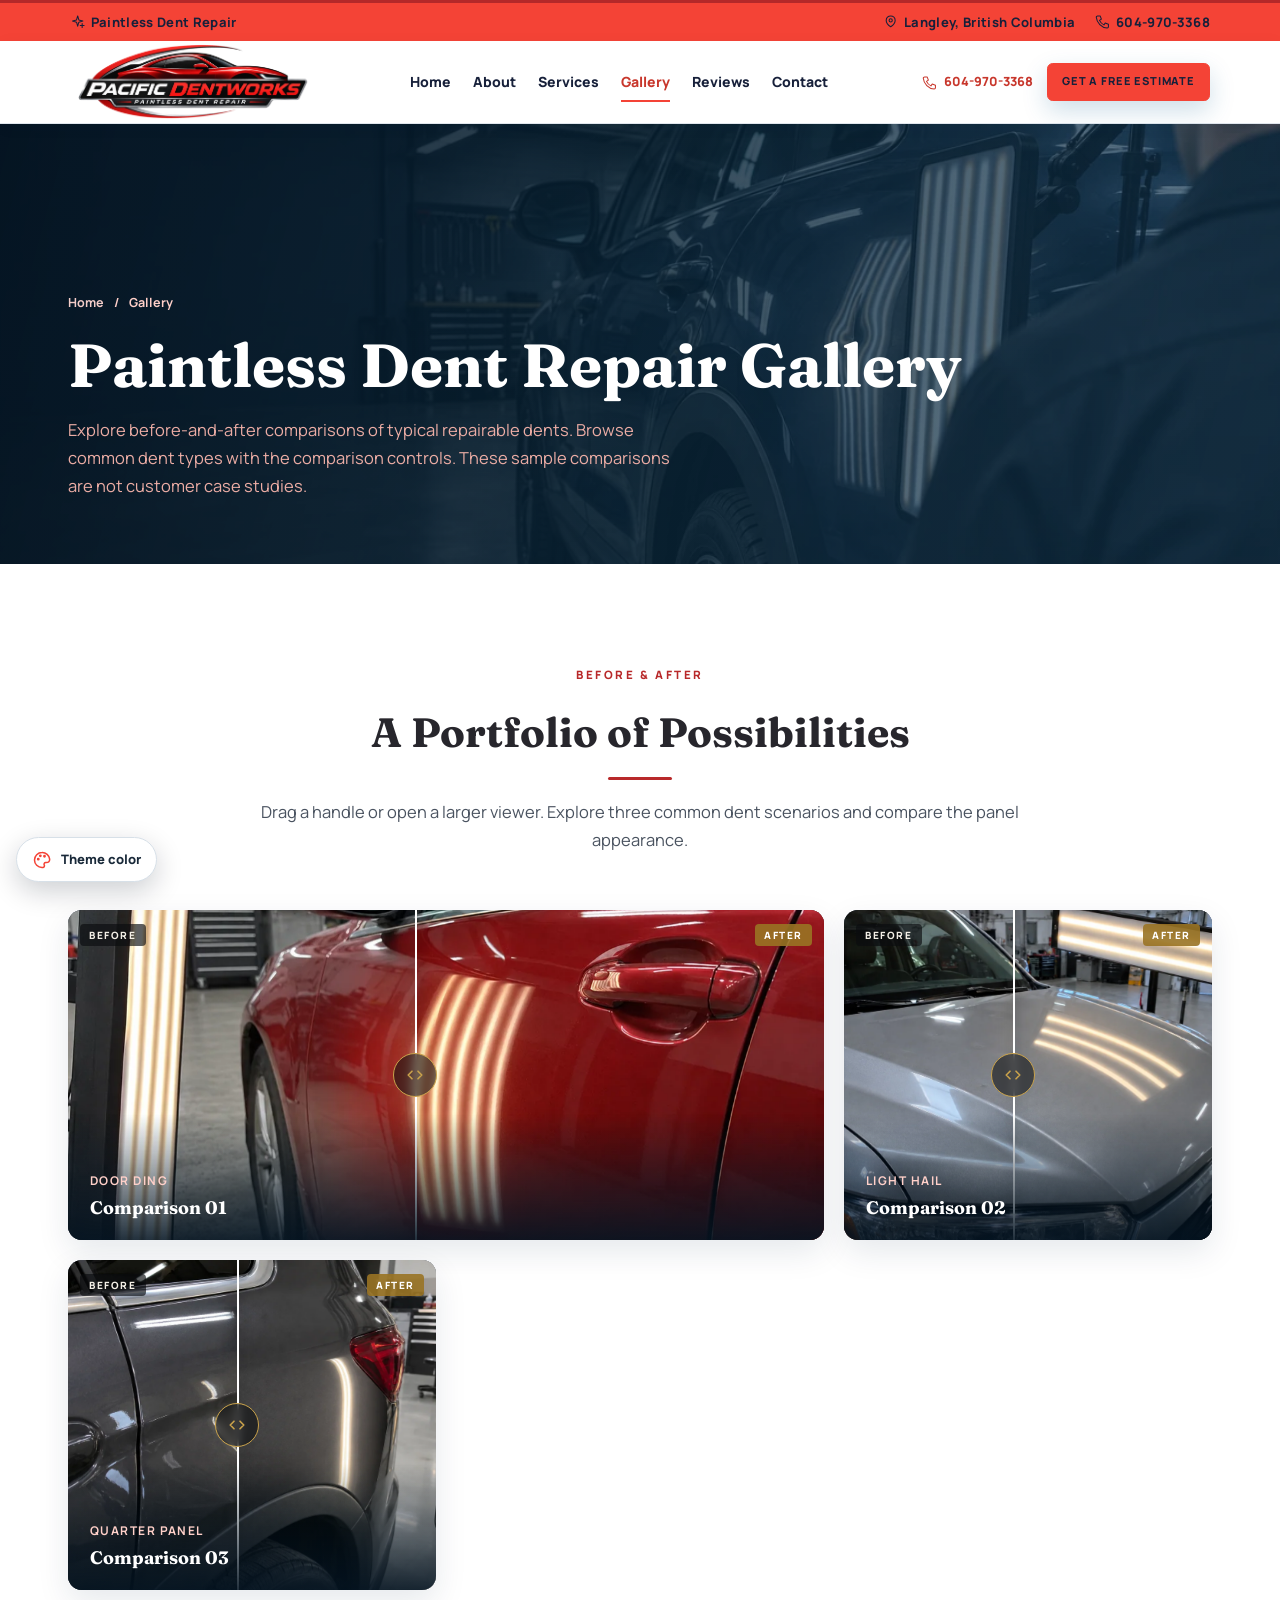
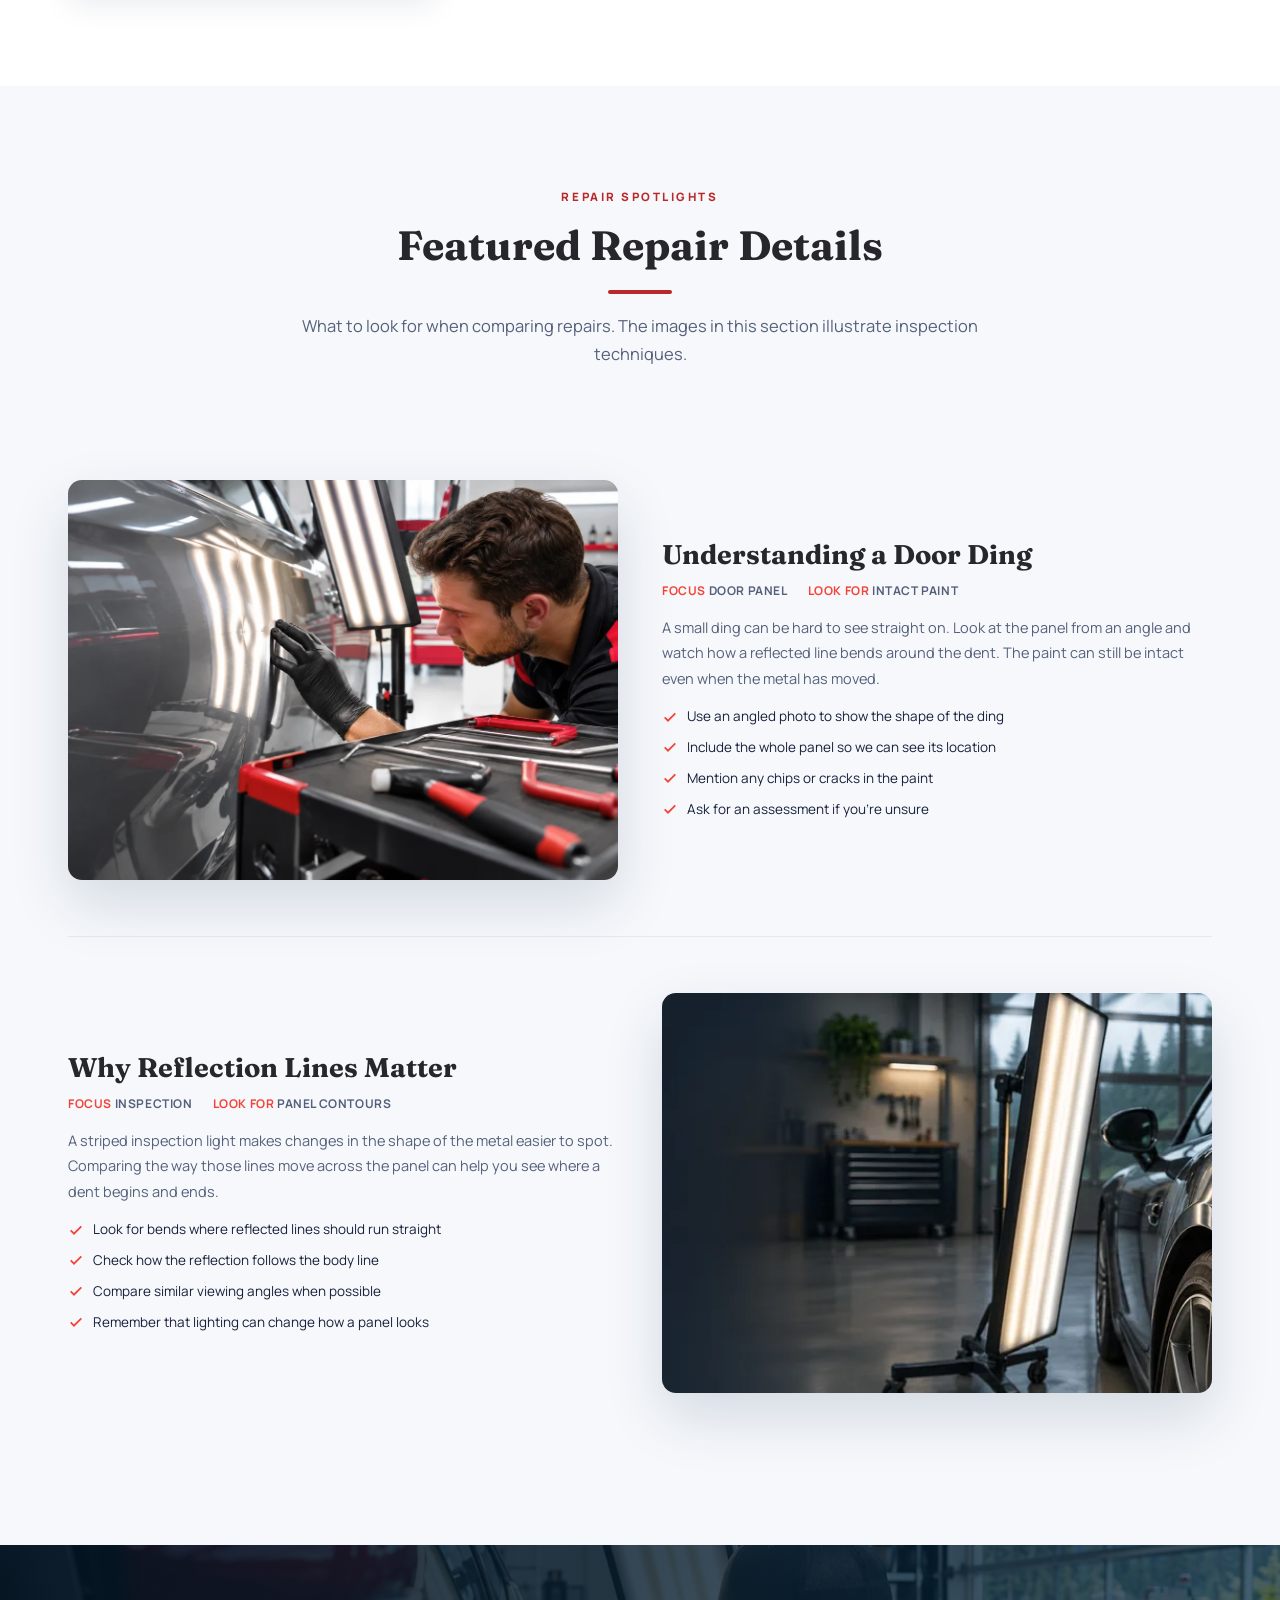
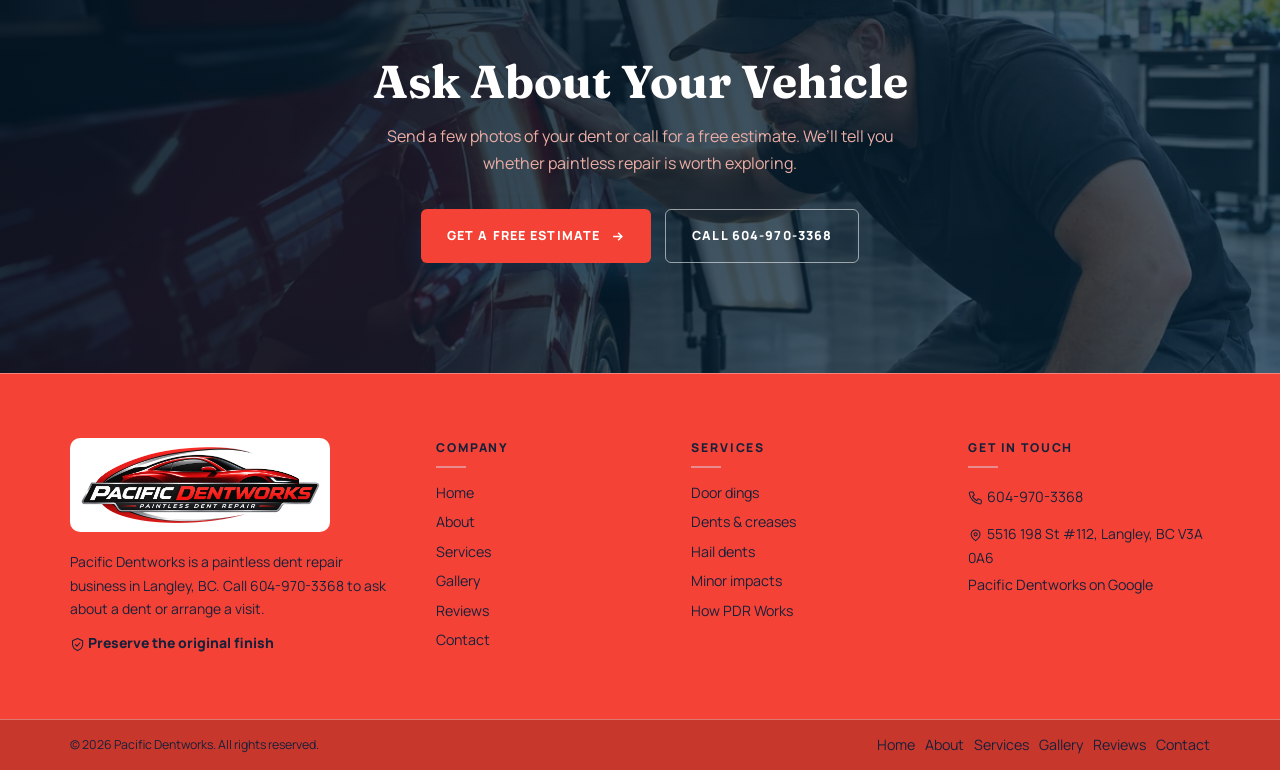
<file: gallery.html>
<!doctype html>
<!DOCTYPE html>

<!DOCTYPE html>

<html lang="en"><head><meta charset="utf-8"/><meta content="width=device-width,initial-scale=1" name="viewport"/>
<meta content="#f44336" name="theme-color"/><title>PDR Example Gallery | Pacific Dentworks Langley, BC</title><meta content="See PDR before-and-after comparisons at Pacific Dentworks. Repair examples are not actual customer repairs." name="description"/>
<meta content="website" property="og:type"/><meta content="Before &amp; After Repair Gallery | Pacific Dentworks Langley" property="og:title"/><meta content="Compare eleven actual paintless dent repairs from Pacific Dentworks in Langley, BC. Drag the before-and-after sliders or open a larger comparison." property="og:description"/>
<style>
/* Showtime PDR | reference-inspired visual system, written for this project. */
@font-face{font-family:Fraunces;src:url('[data-uri]') format('woff2');font-weight:600 700;font-display:swap}
@font-face{font-family:Fraunces;src:url('[data-uri]') format('woff2');font-weight:600 700;font-style:italic;font-display:swap}
@font-face{font-family:Manrope;src:url('[data-uri]') format('woff2');font-weight:400 800;font-display:swap}
:root{--navy:var(--theme-navy,#19252d);--navy-light:var(--theme-navy-light,#49373a);--blue:var(--theme-primary,#f44336);--blue-hover:var(--theme-hover,#d83226);--red:#a9252a;--brand-red:#b42829;--sky:var(--theme-sky,#ffb9b1);--pale:var(--theme-pale,#fff4f1);--paper:#f5f7fb;--line:#e0e6ed;--line-strong:#acbbca;--ink:#17203a;--copy:#4d596d;--white:#fff;--shell:1140px;--gutter:clamp(1.25rem,4.7vw,3rem);--section:clamp(3.75rem,7.1vw,6.8rem);--display:Fraunces,Georgia,serif;--text:Manrope,system-ui,sans-serif;--shadow:0 17px 44px #0b365619;--shadow-deep:0 23px 61px #0b365628;--nav-height:4.52rem;--radius:.77rem;color-scheme:light;accent-color:var(--blue)}
*,*::before,*::after{box-sizing:border-box}
html{scroll-behavior:smooth}
body{margin:0;background:var(--white);color:var(--ink);font:400 1rem/1.7 var(--text);-webkit-font-smoothing:antialiased}
body:has(dialog[open]){overflow:hidden}
[hidden]{display:none!important}
h1,h2,h3,p,figure,ul{margin:0}
h1,h2,h3{font-family:var(--display);line-height:1.16;font-weight:700;color:var(--navy)}
h2{font-size:clamp(2rem,3.65vw,2.95rem);letter-spacing:-.026em}
h3{font-size:clamp(1.2rem,2vw,1.55rem);letter-spacing:-.012em}
p{color:var(--copy)}
img{display:block;max-width:100%;height:auto}
a{color:inherit}
button,input,textarea,select{font:inherit}
button{cursor:pointer}
button:disabled{cursor:default}
[id]{scroll-margin-top:calc(var(--nav-height) + 1.25rem)}
:focus-visible{outline:3px solid var(--blue);outline-offset:4px}
:is(.hero,.mast,.topbar,.footer,.review-cta) :focus-visible{outline-color:var(--sky)}
.sr,.skip:not(:focus){position:absolute!important;clip-path:inset(50%);width:1px;height:1px;overflow:hidden;white-space:nowrap}
.skip{position:fixed;z-index:70;top:.5rem;left:.5rem;background:var(--white);padding:.55rem .8rem}
.shell{width:min(calc(100% - 2 * var(--gutter)),var(--shell));margin-inline:auto}
.section{padding-block:var(--section)}
.soft,.dotted,.begin{background-color:var(--paper)}
.dotted,.begin{background-image:radial-gradient(#18517a14 1px,transparent 1px);background-size:26px 26px}
.meet{background-image:linear-gradient(90deg,#e7eef461 1px,transparent 1px),linear-gradient(#e7eef461 1px,transparent 1px);background-size:56px 56px}
.icon{width:1.22rem;height:1.22rem;flex:none;vertical-align:middle}
.label{font:800 .73rem/1.45 var(--text);letter-spacing:.18em;text-transform:uppercase;color:var(--red)}
.section-head{margin-bottom:clamp(1.75rem,4vw,3rem)}
.section-head--center{text-align:center}
.section-head h2{margin-top:.64rem}
.section-head>i{display:block;width:3.8rem;height:3px;margin:.92rem 0 .8rem;border-radius:2rem;background:var(--red)}
.section-head--center>i{margin-inline:auto}
.section-head p:not(.label){max-width:66ch}
.section-head--center p:not(.label){margin-inline:auto}
.section-action,.actions{display:flex;align-items:center;flex-wrap:wrap;gap:.8rem}
.section-action{justify-content:center;margin-top:2.55rem}
.button{display:inline-flex;align-items:center;justify-content:center;gap:.55rem;min-height:3.25rem;padding:.67rem 1.47rem;border:1px solid transparent;border-radius:.36rem;text-align:center;line-height:1.35;text-decoration:none;font-size:.77rem;font-weight:800;letter-spacing:.075em;text-transform:uppercase;transition:color .22s,background-color .22s,border-color .22s,box-shadow .22s,translate .22s}
.button .icon{width:.98rem;height:.98rem}
.button--primary{background:var(--blue);color:var(--white);border-color:var(--blue);box-shadow:0 10px 25px #17659635}
.button--outline{background:transparent;color:var(--blue-hover);border-color:var(--blue)}
.button--ghost{background:#0e344737;color:var(--white);border-color:#ffffffa1}
.button--white{background:var(--white);color:var(--blue-hover);border-color:var(--white)}
.learn{display:inline-flex;align-items:center;gap:.35rem;color:var(--red);font-size:.75rem;font-weight:800;text-decoration:none;letter-spacing:.085em;text-transform:uppercase}
.learn .icon{width:.84rem;height:.84rem}
.control{width:2.9rem;height:2.9rem;display:inline-grid;place-content:center;flex:none;background:var(--white);color:var(--blue-hover);border:1px solid #5a93b9;border-radius:50%;transition:background .2s,color .2s,border-color .2s}
.control .icon{width:1.15rem;height:1.15rem}
.round-icon{display:inline-grid;place-items:center;background:var(--blue);color:var(--white);border-radius:50%;width:2.75rem;height:2.75rem;flex:none;box-shadow:0 8px 23px #1a6aa04d}
.round-icon .icon{width:1.13rem;height:1.13rem}
@media (min-width:876px){
 .button:hover{translate:0 -2px}
 .button--primary:hover{background:var(--blue-hover);border-color:var(--blue-hover)}
 .button--outline:hover,.control:hover{background:var(--blue-hover);color:var(--white);border-color:var(--blue-hover)}
 .button--ghost:hover{background:#ffffff25;color:var(--white);border-color:var(--white)}
 .button--white:hover{background:var(--pale);border-color:var(--pale)}
 .learn:hover{text-decoration:underline;text-underline-offset:.27em}
}
.topbar{background:var(--blue);color:var(--white);border-top:3px solid var(--brand-red);font-size:.8125rem;font-weight:750;letter-spacing:.025em}
.topbar-inner,.topbar-inner div{display:flex;align-items:center;justify-content:space-between;gap:1.25rem}
.topbar-inner{min-height:2.37rem}
.topbar-inner :is(span,a){display:inline-flex;align-items:center;gap:.34rem;text-decoration:none}
.topbar .icon,.header-phone .icon{width:.96rem;height:.96rem}
.header{position:sticky;top:0;z-index:20;background:var(--white);border-bottom:1px solid var(--line);box-shadow:0 3px 17px #0b36560a}
.header-inner{min-height:var(--nav-height);display:flex;align-items:center;justify-content:space-between;gap:1rem}
.brand{display:inline-flex;align-items:center;gap:.57rem;text-decoration:none;line-height:1.08;flex:none;color:var(--navy)}
.brand svg{width:2.66rem;height:2.5rem;flex:none;color:var(--blue)}
.brand strong{display:block;font:700 1.36rem/1.06 var(--display)}
.brand small{display:block;margin-top:.22rem;font-size:.55rem;letter-spacing:.18em;text-transform:uppercase;font-weight:800}
.desktop-nav{display:flex;align-items:center;gap:clamp(.6rem,1.72vw,1.45rem)}
.desktop-nav a{font-size:.875rem;font-weight:800;text-decoration:none;padding:.37rem 0;white-space:nowrap}
.desktop-nav a[aria-current=page]{color:var(--blue-hover);box-shadow:0 2px 0 var(--blue)}
.header-actions{display:flex;align-items:center;gap:.87rem}
.header-actions .button{min-height:2.38rem;padding:.52rem .88rem;font-size:.69rem;white-space:nowrap}
.header-phone{font-size:.79rem;color:var(--blue-hover);font-weight:800;text-decoration:none;white-space:nowrap}
.header-phone .icon{margin-right:.22rem}
.menu-trigger{display:none;border-radius:.4rem}
.menu-trigger>span{height:1.5px;width:1.15rem;background:currentColor;margin-block:2.8px}
.menu{max-width:100%;max-height:none;width:min(440px,100%);height:100%;margin:0 0 0 auto;background:var(--white);border:0;padding:1.15rem var(--gutter);color:var(--navy)}
.menu::backdrop,.lightbox::backdrop{background:#09283ab3}
.menu-head{display:flex;justify-content:space-between;align-items:center;border-bottom:1px solid var(--line);padding-bottom:.75rem;gap:.6rem}
.menu nav{display:grid;margin:.7rem 0 1.2rem}
.menu nav a{font:700 1.3rem/1.4 var(--display);padding:.6rem .15rem;text-decoration:none;border-bottom:1px solid var(--line)}
.menu nav a[aria-current=page]{color:var(--blue)}
.hero{position:relative;isolation:isolate;overflow:hidden;background:var(--theme-950,#18232a);color:var(--white);min-height:clamp(600px,75svh,740px);display:grid;align-items:center;padding-block:3.2rem 6.2rem}
.hero-visuals,.hero-photo,.hero-photo img{position:absolute;inset:0;width:100%;height:100%;pointer-events:none}
.hero-visuals{z-index:-2}
.hero-photo{opacity:0;transition:opacity .6s ease}
.hero-photo.current{opacity:1}
.hero-photo img{object-fit:cover;object-position:59% 54%}
.hero-photo:nth-child(2) img{object-position:58% 52%}
.hero-photo:nth-child(3) img{object-position:54% 58%}
.hero::before{content:"";position:absolute;inset:0;z-index:-1;background:linear-gradient(90deg,#082235f2 0%,#0a293fd6 27%,#0b2c445e 69%,#0a253619 100%),linear-gradient(0deg,#0825388f 0%,transparent 56%)}
.hero-inner{position:relative;display:grid;align-items:center;min-height:300px}
.hero-copy{max-width:min(690px,70vw)}
.hero-copy .label{display:flex;align-items:center;gap:.72rem;color:var(--sky);font-size:.8rem}
.hero-copy .label::before{content:"";width:2.35rem;height:2px;background:#d04c52;flex:none}
.hero h1{margin:.98rem 0 1.35rem;color:var(--white);font-size:clamp(3.3rem,4.72vw,4.55rem);line-height:1.13;letter-spacing:-.027em}
.hero h1 em{color:var(--sky);font-weight:650}
.tag-line{display:flex;flex-wrap:wrap;gap:.2rem .79rem;align-items:center;list-style:none;padding:0;color:var(--navy);font-size:.95rem;font-weight:800}
.tag-line li{display:inline-flex;align-items:center;gap:.72rem}
.tag-line li+li::before{content:"";width:6px;height:6px;display:block;background:var(--brand-red);transform:rotate(45deg);flex:none}
.hero .tag-line{color:#f3f8fc}
.hero .actions{margin-top:1.98rem}
.hero-arrow{position:absolute;top:50%;z-index:2;transform:translateY(-50%);background:#082a424d;border-color:#e9f7ff76;color:var(--white)}
.hero-prev{left:clamp(.55rem,1.65vw,1.6rem)}
.hero-next{right:clamp(.55rem,1.65vw,1.6rem)}
.hero-badge{display:flex;align-items:center;gap:.57rem;position:absolute;right:0;bottom:-.55rem;padding:.73rem .92rem;border:1px solid #d1e0e26e;border-radius:.83rem;background:#092b41a8;color:var(--white);backdrop-filter:blur(8px);font-size:.82rem;line-height:1.45}
.hero-badge .icon{color:var(--sky)}
.hero-badge span span,.hero-badge small,.hero-badge strong{display:block}
.hero-badge small{color:var(--theme-100,#e1edf5);font-size:.73rem;margin-top:.12rem}
.hero-controls{position:absolute;display:flex;align-items:center;gap:.65rem;right:var(--gutter);bottom:4.5rem;z-index:4}
.hero-controls [role=group]{display:flex;gap:.1rem}
.hero-dot{padding:0;border:0;background:transparent;width:1.35rem;height:2.75rem;display:grid;place-items:center}
.hero-dot::after{content:"";display:block;width:.5rem;height:.5rem;border:1px solid var(--white);border-radius:50%;background:transparent}
.hero-dot[aria-pressed=true]::after{background:var(--white)}
.slide-count{color:var(--white);font-size:.74rem;font-weight:800;white-space:nowrap;text-shadow:0 2px 5px #000}
.hero-toggle{width:2.75rem;height:2.75rem;background:#082a426b;color:var(--white);border-color:#e9f7ff76}
.hero-toggle .icon{width:.9rem;height:.9rem}
.proof-wrap{position:relative;z-index:5;margin-top:-5.02rem}
.proof-card{display:grid;grid-template-columns:repeat(4,minmax(0,1fr));align-items:center;min-height:7.65rem;border:1px solid var(--line);border-radius:.86rem;background:var(--white);box-shadow:var(--shadow-deep);padding:1.14rem .23rem}
.proof-card>div{text-align:center;padding:.35rem .44rem}
.proof-card>div+div{border-left:1px solid var(--line)}
.proof-card strong,.proof-card span{display:block}
.proof-card strong{font:700 clamp(1.45rem,2.55vw,2.14rem)/1.13 var(--display);color:var(--navy-light);letter-spacing:-.025em}
.proof-card sup{vertical-align:super;color:var(--red);font-size:.42em}
.proof-card span{margin-top:.47rem;font-size:.68rem;font-weight:800;letter-spacing:.12em;text-transform:uppercase;color:var(--copy)}
.intro{padding-top:clamp(3.2rem,6.6vw,5.9rem)}
.intro-grid,.meet-grid,.contact-grid,.service-detail,.method-grid{display:grid;grid-template-columns:minmax(0,1.04fr) minmax(0,.96fr);align-items:center;gap:clamp(1.65rem,5vw,4.35rem)}
.intro-copy h2,.meet h2,.contact-copy h2{margin:.62rem 0 .93rem}
.intro-copy p:not(.label),.meet p:not(.label){margin-top:.75rem;font-size:1.04rem}
.intro-copy .tag-line{margin-top:1.1rem}
.intro-copy .actions{margin-top:1.4rem}
.why-panel{position:relative;overflow:hidden;border:1px solid #dce4ec;border-radius:.9rem;padding:clamp(1.16rem,3vw,2.4rem);background:linear-gradient(125deg,#eaf2fc,#eff2f9);box-shadow:var(--shadow)}
.why-panel::before,.review-card::before{content:"";position:absolute;inset:0 0 auto;height:4px;background:linear-gradient(90deg,var(--blue),var(--brand-red))}
.why-panel h3{font-size:clamp(1.22rem,2.04vw,1.61rem);margin-bottom:.97rem}
.why-panel ul{list-style:none;padding:0}
.why-panel li{display:flex;align-items:flex-start;gap:.8rem;padding:.72rem 0}
.why-panel li+li{border-top:1px dashed #c8d3e0}
.why-panel strong{font-weight:800}
.why-panel li p{font-size:.93rem;margin-top:.15rem;line-height:1.55}
.service-grid{display:grid;grid-template-columns:repeat(4,minmax(0,1fr));gap:clamp(.8rem,2vw,1.5rem)}
.service-card,.review-card,.process-card,.gallery-card,.form-card{background:var(--white);border:1px solid var(--line);border-radius:var(--radius);box-shadow:var(--shadow)}
.service-card{display:flex;flex-direction:column;overflow:hidden}
.service-media{aspect-ratio:1.52;background:var(--pale);overflow:hidden}
.service-media img,.detail-image img{width:100%;height:100%;object-fit:cover;transition:scale .26s}
.hail-visual,.hail-visual svg{position:relative;width:100%;height:100%}
.hail-visual svg{display:block;object-fit:cover}
.hail-visual span{position:absolute;right:.55rem;bottom:.52rem;background:#fffffff0;padding:.25rem .39rem;border-radius:.22rem;color:var(--navy);font-size:.65rem;font-weight:800}
.service-body{flex:1;display:flex;flex-direction:column;align-items:center;text-align:center;padding:0 .95rem 1.43rem}
.service-body .round-icon{margin-top:-1.52rem;position:relative;width:3rem;height:3rem;border:3px solid var(--white);box-shadow:0 7px 16px #1a6aa04d}
.service-body h3{margin:.6rem 0 .52rem}
.service-body p{font-size:.9rem;line-height:1.62;margin-bottom:1.07rem}
.service-body .learn{margin-top:auto}
.review-grid,.process-grid{display:grid;grid-template-columns:repeat(3,minmax(0,1fr));gap:clamp(.92rem,2.1vw,1.6rem)}
.review-card,.process-card{position:relative;overflow:hidden;display:flex;flex-direction:column;align-items:flex-start;min-width:0;padding:clamp(1.12rem,2.5vw,1.85rem)}
.review-card h3,.process-card h3{margin:.85rem 0 .58rem}
.review-card p,.process-card p{font-size:.95rem;margin-bottom:1rem}
.review-card .learn{margin-top:auto}
.meet-grid{grid-template-columns:minmax(0,.88fr) minmax(0,1.12fr)}
.meet-media{position:relative}
.meet-media::after{content:"";position:absolute;z-index:-1;inset:1rem -1rem -1rem 1rem;border:2px solid var(--blue);border-radius:.85rem}
.meet-media img{width:100%;aspect-ratio:1.14;object-fit:cover;border-radius:.85rem;box-shadow:var(--shadow-deep)}
.meet-media figcaption{position:absolute;left:1rem;bottom:1rem;background:var(--blue);color:var(--white);border:1px solid #ffffffe0;padding:.58rem .8rem;border-radius:.43rem;box-shadow:var(--shadow)}
.meet-media figcaption strong,.meet-media figcaption small{display:block}
.meet-media figcaption strong{font:700 1.2rem/1.12 var(--display)}
.meet-media figcaption small{font-weight:750;font-size:.66rem;margin-top:.21rem;letter-spacing:.09em;text-transform:uppercase}
.meet p.meet-location{color:var(--red);font-size:.78rem;font-weight:800;letter-spacing:.08em;text-transform:uppercase}
.check-grid{display:grid;grid-template-columns:repeat(2,minmax(0,1fr));gap:.5rem .69rem;list-style:none;padding:0;margin:1.12rem 0}
.check-grid li{display:flex;align-items:start;gap:.35rem;color:var(--navy);font-size:.95rem;font-weight:750}
.check-grid .icon{color:var(--blue);width:1.04rem;height:1.04rem;margin-top:.29rem}
.step-number{position:absolute;top:1.18rem;right:1.35rem;font:700 2.4rem/.95 var(--display);color:#b0c9dd}
.process-card small{display:flex;align-items:center;gap:.35rem;margin-top:auto;color:var(--blue-hover);font-size:.76rem;font-weight:800}
.process-card small .icon{width:.9rem;height:.9rem}
.contact-sec{position:relative;isolation:isolate;overflow:hidden;background:linear-gradient(135deg,var(--theme-navy,#19252d),var(--theme-800,#803e43));color:var(--white)}
.contact-sec::before,.review-cta::before{content:"";position:absolute;z-index:-1;width:29rem;height:29rem;border:1px solid #ffffff34;border-radius:50%;right:-8rem;top:-13rem;pointer-events:none}
.contact-grid{grid-template-columns:minmax(0,.94fr) minmax(0,1.06fr);align-items:start}
.contact-copy h2{color:var(--white);font-size:clamp(2.2rem,4vw,3.38rem)}
.contact-copy>.label{color:var(--sky)}
.contact-copy>p:not(.label),.contact-list li div>span{color:#e0ebf4}
.contact-list{list-style:none;padding:0;margin:1.35rem 0}
.contact-list li{display:flex;align-items:center;gap:.7rem;margin-bottom:.7rem}
.contact-list li div>*{display:block}
.contact-list li strong{font-size:.91rem}
.contact-list li a,.contact-list li div>span{font-size:.9rem}
.contact-list li a{color:var(--white);text-underline-offset:.22em}
.form-card{color:var(--ink);padding:clamp(1.15rem,3.2vw,2.3rem)}
.form-card h3{font-size:clamp(1.5rem,3vw,2.4rem);margin-bottom:.47rem}
.form-card>p{margin-bottom:.85rem;font-size:.93rem}
.form-notice,.form-status{padding:.63rem .73rem;border-radius:.36rem;background:var(--pale);border-left:3px solid var(--blue);color:var(--navy);font-size:.86rem}
.form-status{margin-top:.65rem}
.form-grid{display:grid;grid-template-columns:repeat(2,minmax(0,1fr));gap:.76rem}
.form-grid label,.uploads label{display:grid;gap:.22rem;min-width:0;font-size:.81rem;font-weight:800}
.form-grid .wide{grid-column:1/-1}
.form-grid :is(input,select,textarea){min-height:45px;width:100%;min-width:0;padding:.52rem .58rem;border:1px solid var(--line-strong);border-radius:.34rem;background:#f8fafc;color:var(--ink);font-size:1rem;font-weight:500}
.form-grid textarea{resize:vertical}
.uploads{padding:.62rem .05rem;margin:.35rem 0 .68rem}
.uploads summary{font-size:.91rem;font-weight:800;color:var(--blue-hover);cursor:pointer}
.uploads p{font-size:.85rem;margin-top:.45rem}
.uploads input{min-width:0;width:100%;font-size:.82rem}
.uploads label{margin-top:.45rem}
.uploads input::file-selector-button{border:1px solid var(--line-strong);background:var(--paper);color:var(--ink);border-radius:.3rem;padding:.38rem}
.review-cta{position:relative;isolation:isolate;overflow:hidden;text-align:center;padding-block:clamp(2.75rem,5.7vw,4.85rem);background:var(--blue);color:var(--white)}
.review-cta h2,.review-cta p{color:var(--white)}
.review-cta p{margin:.7rem auto 1.1rem;max-width:55ch}
.footer{background:var(--blue);color:#f4f9ff;border-top:1px solid #ffffff57}
.footer-grid{padding-block:clamp(2.2rem,5vw,4rem);display:grid;grid-template-columns:1.32fr .86fr .95fr 1fr;gap:clamp(1rem,3.7vw,3rem)}
.footer .brand,.footer .brand svg{color:var(--white)}
.footer p,.footer a:not(.brand){color:#f4f9ff}
.footer-grid p{font-size:.87rem;margin-top:.63rem}
.foot-badge{font-weight:800}
.foot-badge .icon,.foot-link .icon,.footer-grid p .icon{width:.95rem;height:.95rem}
.footer-grid h2{font-family:var(--text);font-size:.76rem;font-weight:800;letter-spacing:.15em;text-transform:uppercase;color:var(--white);margin:.22rem 0 .82rem}
.footer-grid h2::after{content:"";width:1.85rem;height:2px;background:#e98c90;display:block;margin-top:.66rem}
.footer-grid nav{display:grid;gap:.33rem}
.footer a:not(.brand){font-size:.89rem;text-decoration:none}
.foot-link{display:inline-block;margin:.22rem 0}
.footer-base{border-top:1px solid #ffffff55}
.footer-base .shell{padding-block:.83rem;display:flex;justify-content:space-between;gap:.8rem;align-items:center}
.footer-base p,.footer-base nav a{font-size:.77rem}
.footer-base nav{display:flex;flex-wrap:wrap;gap:.3rem .61rem}
.back-top{position:fixed;right:clamp(.8rem,2vw,1.55rem);bottom:clamp(.85rem,2vw,1.5rem);z-index:10;display:grid;place-items:center;width:2.9rem;height:2.9rem;border-radius:50%;border:1px solid #c7dfef;background:var(--blue);color:var(--white);box-shadow:var(--shadow)}
@media (min-width:876px){
 .desktop-nav a:hover{color:var(--blue-hover)}
 .service-card:hover img,.work-card:hover img{scale:1.045}
 .footer a:not(.brand):hover,.topbar a:hover{text-decoration:underline;text-underline-offset:.2em}
}
@media(max-width:1100px){.header-phone{display:none}.hero-inner{padding-inline:.8rem}}
@media(max-width:875px){
 :root{--nav-height:4.1rem}
 .desktop-nav{display:none}
 .menu-trigger{display:inline-grid}
 body:not(.js-ready) .desktop-nav{display:flex;flex-wrap:wrap;gap:.3rem .72rem}
 body:not(.js-ready) .menu-trigger{display:none}
 .hero{min-height:570px;padding-block:2.75rem 5.7rem}
 .hero-copy{max-width:min(610px,84vw)}
 .hero h1{font-size:clamp(2.78rem,6.2vw,3.85rem)}
 .hero-badge{display:none}
 .hero-controls{bottom:4.63rem}
 .hero-arrow{top:auto;bottom:5.4rem;transform:none}
 .hero-next{left:4rem;right:auto}
 .hero-prev{left:var(--gutter)}
 .intro-grid,.meet-grid,.contact-grid,.method-grid{grid-template-columns:1fr}
 .meet-media{max-width:590px}
 .service-grid{grid-template-columns:repeat(2,minmax(0,1fr))}
 .work-track{grid-auto-columns:calc((100% - 2rem)/2.1)}
 .gallery-grid{grid-template-columns:repeat(2,minmax(0,1fr))}
 .footer-grid{gap:1.2rem;grid-template-columns:repeat(2,minmax(0,1fr))}
}
@media(max-width:570px){
 :root{--gutter:1.14rem}
 .topbar-inner{min-height:2.05rem;font-size:.69rem;gap:.3rem}
 .topbar-inner div{gap:.25rem}
 .topbar-inner div span{display:none}
 .topbar .icon{width:.81rem;height:.81rem}
 .header-inner{gap:.46rem}
 .header-actions{gap:.42rem}
 .header-actions>.button{min-height:2.45rem;max-width:7.4rem;font-size:.61rem;padding:.38rem .48rem;white-space:normal}
 .brand{gap:.38rem}
 .brand svg{width:2.03rem;height:2rem}
 .brand strong{font-size:1.18rem}
 .brand small{font-size:.45rem;letter-spacing:.085em}
 body:not(.js-ready) .header-inner{flex-wrap:wrap;padding-block:.46rem}
 .menu-trigger{width:2.75rem;height:2.75rem}
 .hero{min-height:590px;padding-block:2.65rem 6rem}
 .hero-inner{padding-inline:0}
 .hero-copy{max-width:100%}
 .hero-copy .label{font-size:.68rem;letter-spacing:.12em;gap:.4rem}
 .hero-copy .label::before{width:1.2rem}
 .hero h1{font-size:clamp(2.42rem,8.8vw,3.23rem);margin:.66rem 0 1.06rem}
 .hero::before{background:linear-gradient(90deg,#082235ed,#0a293f93),linear-gradient(0deg,#082538aa,transparent 57%)}
 .hero .actions{margin-top:1.18rem;gap:.48rem}
 .hero .button{font-size:.69rem;min-height:2.9rem;padding-inline:.75rem}
 .hero .tag-line{font-size:.83rem;gap:.19rem .46rem}
 .tag-line li{gap:.42rem}
 .tag-line li+li::before{width:5px;height:5px}
 .hero-arrow{width:2.75rem;height:2.75rem;bottom:5rem}
 .hero-next{left:calc(var(--gutter) + 3.21rem)}
 .hero-controls{bottom:5rem;gap:.3rem}
 .hero-dot{width:1.1rem}
 .proof-wrap{margin-top:-3.15rem}
 .proof-card{grid-template-columns:repeat(2,minmax(0,1fr));padding:.29rem .28rem;min-height:0}
 .proof-card>div{padding:.62rem .32rem}
 .proof-card>div:nth-child(3){border-left:0}
 .proof-card>div:nth-child(n+3){border-top:1px solid var(--line)}
 .proof-card span{font-size:.61rem;margin-top:.27rem}
 .section-head--center p:not(.label){max-width:100%}
 .section-action{margin-top:1.65rem}
 .service-grid,.work-track{gap:.63rem}
 .service-body{padding:0 .63rem 1.03rem}
 .service-body p{font-size:.86rem}
 .service-body h3{font-size:1.14rem}
 .service-body .round-icon{width:2.67rem;height:2.67rem;margin-top:-1.34rem}
 .work-track{grid-auto-columns:84%}
 .work-controls{gap:.33rem;margin-bottom:1.42rem}
 .work-controls .control{width:2.75rem;height:2.75rem}
 .review-grid,.process-grid,.gallery-grid,.service-detail,.form-grid{grid-template-columns:1fr}
 .service-detail:nth-child(even) .detail-image{order:0}
 .footer-base .shell,.end-cta .shell{display:grid}
 .end-cta .actions{flex:auto}
 .reflection-controls{flex-wrap:wrap}
 .reflection-controls label{flex-basis:100%}
 .contact-grid .form-card{grid-row:2}
}
@media(max-width:350px){.header-actions>.button{display:none}}
/* Motion intentionally enabled for this client-requested animated edition. */
@media(min-width:876px){.hero-controls{bottom:5.25rem}}
@media(max-width:400px){.topbar-inner>:first-child{letter-spacing:0}}

/* Client-supplied Recent Work comparison component */
#results .gal-grid{display:grid;gap:22px}
@media(min-width:640px){#results .gal-grid{grid-template-columns:1fr 1fr}}
@media(min-width:1020px){#results .gal-grid{grid-template-columns:repeat(3,1fr)}}
#results .gcard{position:relative;border-radius:8px;overflow:hidden;border:1px solid var(--line);background:var(--stone);box-shadow:0 8px 26px rgba(20,23,27,.08)}
#results .gcard .ba{position:relative;aspect-ratio:4/3;overflow:hidden}
#results .gcard .ba img{position:absolute;inset:0;width:100%;height:100%;object-fit:cover;transition:transform .8s var(--ease)}
@media (min-width:876px){#results .gcard:hover .ba img{transform:scale(1.045)}}
#results .gcard .ba .aft{clip-path:inset(0 0 0 var(--pos,50%))}
#results .gcard .bar{position:absolute;top:0;bottom:0;left:var(--pos,50%);width:1.5px;background:#fff;box-shadow:0 0 14px rgba(0,0,0,.45);z-index:2;pointer-events:none}
#results .gcard .knob{position:absolute;top:50%;left:var(--pos,50%);transform:translate(-50%,-50%);width:44px;height:44px;border-radius:50%;background:rgba(11,13,16,.55);-webkit-backdrop-filter:blur(4px);backdrop-filter:blur(4px);border:1.5px solid var(--gold);color:var(--gold);display:grid;place-items:center;z-index:2;pointer-events:none}
#results .gcard .knob svg{width:18px;height:18px}
#results .gcard input[type=range]{position:absolute;inset:0;z-index:3;width:100%;height:100%;opacity:0;cursor:ew-resize;margin:0;-webkit-appearance:none;appearance:none}
#results .gcard input[type=range]::-webkit-slider-thumb{-webkit-appearance:none;width:48px;height:48px}
#results .gcard input[type=range]::-moz-range-thumb{width:48px;height:48px;border:0;background:transparent}
#results .gcard .ba:has(input:focus-visible) .knob{outline:2px solid var(--gold);outline-offset:3px}
#results .gcard .tagchip{position:absolute;top:12px;z-index:2;font:800 10px/1 var(--font-body);letter-spacing:.16em;text-transform:uppercase;color:var(--ivory);background:rgba(11,13,16,.66);padding:6px 9px;border-radius:4px;pointer-events:none}
#results .gcard .tb{left:12px}#results .gcard .ta{right:12px;background:rgba(154,116,36,.9);color:#fff}
#results .gcap{position:relative;z-index:2;display:flex;align-items:center;justify-content:space-between;gap:12px;padding:14px 16px;background:var(--white);border-top:1px solid var(--line)}
#results .gcap b{font:800 13.5px/1.3 var(--font-body);color:var(--ink)}
#results .gcap small{display:block;font:600 11.5px/1.4 var(--font-body);color:var(--slate)}
#results .gcap .pill{font:800 10px/1 var(--font-body);letter-spacing:.14em;text-transform:uppercase;color:var(--gold-ink);border:1px solid rgba(154,116,36,.45);border-radius:999px;padding:6px 10px;white-space:nowrap}
#results{--line:#e2ddd2;--stone:#efebe2;--ink:#14171b;--ivory:#f3efe6;--slate:#4a5360;--gold:#c9a24b;--gold-deep:#9a7424;--gold-ink:#7e5e1d;--font-body:var(--text);--ease:cubic-bezier(.2,.7,.3,1);background:#ffffff}
#results .sec-head{margin-bottom:clamp(1.7rem,4vw,2.95rem)}
#results .eyebrow{color:var(--red);font-size:.73rem;line-height:1.45;font-weight:800;letter-spacing:.18em;text-transform:uppercase}
#results .sec-head h2{margin:.58rem 0 .74rem}
#results .sec-head h2 em{color:var(--gold-ink);font-weight:600}
#results .sec-head .lead{max-width:62ch}
#results .gcard{min-width:0}
#results .gcard .ba img{user-select:none}
#results .gcard input[type=range]{touch-action:pan-y}
#results .gcard .ba:has(input:focus-visible){outline:3px solid var(--gold-ink);outline-offset:-3px}
#results .gcap b{display:block}
#results .gcap small{margin-top:.18rem}
#results .comparison-note{margin-top:1rem;font-size:.88rem;color:var(--slate)}
@media(max-width:360px){#results .gcap{gap:.5rem;padding-inline:.65rem}#results .gcap .pill{padding-inline:.43rem;letter-spacing:.09em}}

</style>
<script type="application/ld+json">{"@context": "https://schema.org", "@type": "AutoRepair", "name": "Pacific Dentworks", "telephone": "+1-604-970-3368", "address": {"@type": "PostalAddress", "streetAddress": "5516 198 St #112", "addressLocality": "Langley", "addressRegion": "BC", "postalCode": "V3A 0A6", "addressCountry": "CA"}, "sameAs": "https://share.google/NfgVOzUmy43S9VXc0"}</script><style id="showtime-restored-motion">

/* === Motion restoration: keyframes copied from client-provided animations.zip === */
:root{--showtime-ease:cubic-bezier(.2,.7,.3,1);--showtime-soft:cubic-bezier(.19,1,.22,1)}
@keyframes fscHeaderDrop{from{transform:translateY(-100%)}to{transform:translateY(0)}}
@keyframes fscNavLinkIn{to{opacity:1;transform:none}}
@keyframes fshHeroKB{from{transform:scale(1.06)}to{transform:scale(1)}}
@keyframes fshHeroRise{from{opacity:0;transform:translateY(28px)}to{opacity:1;transform:none}}
@keyframes fshRevealIn{from{opacity:0;transform:translateY(30px)}to{opacity:1;transform:translateY(0)}}
@keyframes fshWhyFlow{0%{background-position:0% 50%}50%{background-position:100% 50%}100%{background-position:0% 50%}}
@keyframes fshWhyBorder{0%,100%{border-color:var(--line)}30%{border-color:#ddd0ac}65%{border-color:#e7dcbc}}
@keyframes fshWhyBar{0%{background-position:0 0}100%{background-position:300% 0}}
@keyframes fshPageIn{from{opacity:0;transform:translateY(12px)}to{opacity:1;transform:none}}
/* The reference's 7-second Ken Burns treatment is restarted on each active hero photo. */
.hero-photo img{transform:scale(1.06);will-change:transform}
.hero-photo.current img{animation:fshHeroKB 7s var(--showtime-ease) both}
.hero-photo:not(.current) img{animation:none}
/* Same staggered text rise as the attached hero, including slide changes. */
.hero-copy.showtime-hero-enter>*{animation:fshHeroRise .9s var(--showtime-ease) both}
.hero-copy.showtime-hero-enter>*:nth-child(2){animation-delay:.12s}
.hero-copy.showtime-hero-enter>*:nth-child(3){animation-delay:.24s}
.hero-copy.showtime-hero-enter>*:nth-child(4){animation-delay:.36s}
/* Reference's scroll-triggered 30px reveal; cleanup in JS restores hover transforms. */
.showtime-motion-ready .showtime-reveal:not(.showtime-visible){opacity:0;transform:translateY(30px)}
.showtime-motion-ready .showtime-reveal.showtime-visible{animation:fshRevealIn .9s var(--showtime-ease) both;animation-delay:var(--showtime-delay,0ms)}
/* Sticky header drops gently into view when the utility strip scrolls away. */
.header{transition:box-shadow .5s var(--showtime-soft)}
.header.showtime-stuck{animation:fscHeaderDrop .38s var(--showtime-soft);box-shadow:0 10px 30px rgba(20,23,27,.10)}
/* Mobile drawer links cascade into view, as in the attached example. */
.menu[open] nav a{opacity:0;transform:translateY(14px);animation:fscNavLinkIn .6s var(--showtime-soft) forwards}
.menu[open] nav a:nth-child(2){animation-delay:.08s}
.menu[open] nav a:nth-child(3){animation-delay:.14s}
.menu[open] nav a:nth-child(4){animation-delay:.20s}
.menu[open] nav a:nth-child(5){animation-delay:.26s}
.menu[open] nav a:nth-child(6){animation-delay:.32s}
/* Reference's flowing gradient and traveling hairline, recolored to Showtime's existing blue. */
.why-panel{background:linear-gradient(115deg,#eaf2fc 0%,var(--theme-50,#e7f2fb) 28%,#f4f9fd 58%,#e9f0fa 100%);background-size:300% 300%;animation:fshWhyFlow 14s ease-in-out infinite,fshWhyBorder 14s ease-in-out infinite}
.why-panel::before{content:"";position:absolute;inset:0 0 auto;height:4px;pointer-events:none;background:linear-gradient(90deg,var(--theme-primary,#f44336),var(--theme-mid,#ff9d91),var(--theme-primary,#f44336),var(--theme-mid,#ff9d91),var(--theme-primary,#f44336));background-size:300% 100%;animation:fshWhyBar 8s linear infinite}
/* Same lift, zoom and shadow response as the reference's service and gallery cards. */
.service-card,.review-card,.process-card,#results .gcard{transition:transform .35s var(--showtime-ease),box-shadow .35s ease,border-color .35s ease}
.service-media img{transition:transform .8s var(--showtime-ease),scale .8s var(--showtime-ease)}
.meet-media::after{transition:transform .55s var(--showtime-ease),border-color .45s ease}
.meet-media img{transition:transform .8s var(--showtime-ease)}
.button{transition:transform .25s ease,translate .25s ease,box-shadow .25s ease,background-color .25s ease,color .25s ease,border-color .25s ease}
.desktop-nav a{position:relative;transition:color .25s ease}
.desktop-nav a::after{content:"";position:absolute;left:0;right:0;bottom:0;height:2px;background:var(--blue);transform:scaleX(0);transform-origin:left;transition:transform .4s var(--showtime-soft)}
.showtime-gallery-cta{display:flex;justify-content:center;margin-top:clamp(1.5rem,3vw,2.3rem)}
@media (min-width:876px){
  .service-card:hover{transform:translateY(-8px);box-shadow:0 28px 60px rgba(20,23,27,.16)}
  .service-card:hover .service-media img{scale:1;transform:scale(1.08)}
  #results .gcard:hover{transform:translateY(-6px);box-shadow:0 28px 60px rgba(20,23,27,.16)}
  .review-card:hover{transform:translateY(-10px);box-shadow:0 30px 70px rgba(20,23,27,.18);border-color:rgba(26,106,160,.35)}
  .process-card:hover{transform:translateY(-6px);box-shadow:0 22px 48px rgba(20,23,27,.14)}
  .meet-media:hover::after{transform:translate(8px,8px)}
  .meet-media:hover img{transform:scale(1.025)}
  .button:hover{translate:0 -2px;box-shadow:0 14px 30px rgba(26,106,160,.20)}
  .desktop-nav a:hover::after,.desktop-nav a:focus-visible::after{transform:scaleX(1)}
}
/* Maintain the existing layout and allow comparison controls to stay fully interactive. */
#results .gcard .ba img{will-change:transform}

</style>
<style id="showtime-gallery-page">
html,body{overflow-x:clip}
#showtime-gallery{
  --blue-950:var(--theme-950,#151b23); --blue-900:var(--theme-900,#392a32); --blue-800:var(--theme-800,#7d3b3d);
  --blue-700:var(--theme-primary,#f44336); --blue-600:var(--theme-600,#ff6860); --blue-100:var(--theme-100,#ffe6e0); --blue-50:var(--theme-50,#fff8f7);
  --sky:var(--theme-sky-secondary,#ffc9c3); --red-600:#b8292a; --red-700:#9c2223;
  --ink:#17203a; --slate:#55607a; --line:#e4e8f2; --soft:#f6f8fc; --white:#fff;
  --shadow-lg:0 24px 60px rgba(7,42,65,.14);
  --shadow-md:0 12px 32px rgba(7,42,65,.10);
  --font-display:"Fraunces",Georgia,serif;
  --font-body:"Manrope",Segoe UI,sans-serif;
  --ease:cubic-bezier(.2,.7,.3,1);
  display:block;width:100%;max-width:100%;overflow-x:clip;position:relative;
  font-family:var(--font-body);font-size:16px;line-height:1.7;color:var(--ink);
  background:var(--white);text-align:left;-webkit-font-smoothing:antialiased;
}
#showtime-gallery *,#showtime-gallery *::before,#showtime-gallery *::after{box-sizing:border-box;margin:0;padding:0}
#showtime-gallery h1,#showtime-gallery h2,#showtime-gallery h3,#showtime-gallery h4{font-family:var(--font-display);line-height:1.18;font-weight:700;color:inherit;text-transform:none;letter-spacing:normal;margin:0;background:none;border:none}
#showtime-gallery p{margin:0}
#showtime-gallery ul{list-style:none;margin:0;padding:0}
#showtime-gallery a{text-decoration:none;color:inherit;box-shadow:none;background:none}
#showtime-gallery img{max-width:100%;border:0;display:block}
#showtime-gallery figure{margin:0}
#showtime-gallery button{font-family:var(--font-body);cursor:pointer;border:none;background:none;color:inherit}
#showtime-gallery svg{display:inline-block;vertical-align:middle}
#showtime-gallery .fs-container{max-width:1200px;width:100%;margin:0 auto;padding:0 28px}
/* buttons */
#showtime-gallery .btn{display:inline-flex;align-items:center;justify-content:center;gap:10px;font-weight:800;letter-spacing:.09em;text-transform:uppercase;font-size:12.5px;padding:15px 26px;border-radius:6px;border:none;cursor:pointer;transition:transform .35s var(--ease) !important,box-shadow .35s var(--ease) !important,background .35s ease !important,color .35s ease !important,border-color .35s ease !important}
#showtime-gallery .btn svg{width:15px;height:15px;flex:none}
#showtime-gallery .btn-primary{background:var(--blue-700);color:#fff;box-shadow:0 12px 26px rgba(20,82,123,.30)}
#showtime-gallery .btn-primary:hover{background:var(--blue-600);color:#fff;transform:translateY(-2px);box-shadow:0 16px 34px rgba(20,82,123,.38)}
#showtime-gallery .btn-ghost{background:transparent;border:1.5px solid rgba(255,255,255,.55);color:#fff}
#showtime-gallery .btn-ghost:hover{background:rgba(255,255,255,.12);border-color:#fff;color:#fff;transform:translateY(-2px)}
/* page banner */
#showtime-gallery .page-banner{position:relative;min-height:440px;display:flex;align-items:flex-end;overflow:hidden;background:var(--blue-950)}
#showtime-gallery .page-banner img{position:absolute;inset:0;width:100%;height:100%;max-width:none;object-fit:cover;opacity:.55;animation:showtimeGalleryBannerZoom 12s var(--ease) forwards}
@keyframes showtimeGalleryBannerZoom{from{transform:scale(1.12)}to{transform:scale(1)}}
#showtime-gallery .page-banner .shade{position:absolute;inset:0;background:linear-gradient(105deg,rgba(4,20,34,.94) 0%,rgba(7,42,65,.62) 55%,rgba(26,106,160,.28) 100%)}
#showtime-gallery .page-banner .wrap{position:relative;z-index:2;width:100%;padding:110px 28px 64px}
#showtime-gallery .breadcrumb{display:flex;align-items:center;gap:10px;font-size:12.5px;font-weight:700;color:var(--theme-line,#aecbe3);margin-bottom:18px}
#showtime-gallery .breadcrumb a{color:var(--theme-line,#aecbe3);cursor:pointer}
#showtime-gallery .breadcrumb a:hover{color:var(--sky)}
#showtime-gallery .breadcrumb span{color:var(--sky)}
#showtime-gallery .page-banner h1{font-weight:700;font-size:clamp(2.3rem,5vw,3.8rem);color:#fff;line-height:1.12}
#showtime-gallery .page-banner h1 em{font-style:italic;color:var(--sky)}
#showtime-gallery .page-banner p{color:var(--theme-line-strong,#c3d8ea);max-width:620px;margin-top:16px;font-size:16.5px}
/* shared */
#showtime-gallery .section{padding:96px 0}
#showtime-gallery .section-soft{background:var(--soft)}
#showtime-gallery .sec-head{text-align:center;max-width:760px;margin:0 auto 56px}
#showtime-gallery .sec-eyebrow{display:inline-block;font-size:11.5px;font-weight:800;letter-spacing:.22em;text-transform:uppercase;color:var(--red-600);margin-bottom:14px}
#showtime-gallery .sec-title{font-family:var(--font-display);font-weight:700;font-size:clamp(1.8rem,3.2vw,2.6rem);color:var(--blue-900);line-height:1.2}
#showtime-gallery .sec-rule{width:64px;height:3.5px;background:var(--red-600);border-radius:3px;margin:20px auto 0}
#showtime-gallery .sec-sub{margin-top:18px;color:var(--slate);font-size:16.5px}
#showtime-gallery .reveal{opacity:0;transform:translateY(30px);transition:opacity .8s ease !important,transform .8s var(--ease) !important;transition-delay:var(--d,0s) !important}
#showtime-gallery .reveal.visible{opacity:1;transform:none}
/* gallery grid */
#showtime-gallery .gal-grid{display:grid;grid-template-columns:repeat(3,1fr);gap:20px}
#showtime-gallery .gal-item{position:relative;border-radius:14px;overflow:hidden;cursor:zoom-in;box-shadow:var(--shadow-md);height:330px;transition:transform .45s var(--ease) !important,box-shadow .45s var(--ease) !important}
#showtime-gallery .gal-item.wide{grid-column:span 2}
#showtime-gallery .gal-item:hover{transform:translateY(-6px);box-shadow:0 28px 60px rgba(7,42,65,.16)}
#showtime-gallery .gal-item img{width:100%;height:100%;max-width:none;object-fit:cover;transition:transform .9s var(--ease) !important}
#showtime-gallery .gal-item:hover img{transform:scale(1.06)}
#showtime-gallery .gal-zoom{position:absolute;top:16px;right:16px;width:42px;height:42px;border-radius:50%;border:1.5px solid rgba(255,255,255,.5);background:rgba(4,20,34,.4);backdrop-filter:blur(4px);display:grid;place-items:center;color:#fff;opacity:0;transform:translateY(-8px);transition:.45s var(--ease) !important;z-index:2}
#showtime-gallery .gal-item:hover .gal-zoom{opacity:1;transform:none}
#showtime-gallery .gal-zoom svg{width:16px;height:16px}
#showtime-gallery .proj-cap{position:absolute;left:0;right:0;bottom:0;padding:56px 22px 20px;background:linear-gradient(transparent,rgba(4,20,34,.88));color:#fff;pointer-events:none;z-index:1}
#showtime-gallery .proj-cap b{font-family:var(--font-display);font-size:18px;font-weight:700;display:block;color:#fff}
#showtime-gallery .proj-cap span{font-size:12px;font-weight:700;letter-spacing:.12em;text-transform:uppercase;color:var(--sky)}
/* spotlights */
#showtime-gallery .spotlight{display:grid;grid-template-columns:1fr 1fr;gap:44px;align-items:center;padding:56px 0;border-bottom:1px solid var(--line)}
#showtime-gallery .spotlight:last-child{border-bottom:none}
#showtime-gallery .spotlight.reverse .sp-media{order:2}
#showtime-gallery .sp-media{border-radius:14px;overflow:hidden;box-shadow:var(--shadow-lg)}
#showtime-gallery .sp-media img{width:100%;height:400px;max-width:none;object-fit:cover}
#showtime-gallery .sp-info h3{font-family:var(--font-display);font-size:27px;font-weight:700;color:var(--blue-900);margin-bottom:10px}
#showtime-gallery .sp-meta{display:flex;gap:20px;flex-wrap:wrap;margin-bottom:14px}
#showtime-gallery .sp-meta span{font-size:12px;color:var(--slate);font-weight:700;text-transform:uppercase;letter-spacing:.05em}
#showtime-gallery .sp-meta strong{color:var(--blue-700)}
#showtime-gallery .sp-info p{color:var(--slate);font-size:14.5px;line-height:1.75;margin-bottom:14px}
#showtime-gallery .sp-info ul{display:grid;gap:8px}
#showtime-gallery .sp-info ul li{display:flex;gap:9px;align-items:center;font-size:13.5px;color:var(--ink)}
#showtime-gallery .sp-info ul svg{width:16px;height:16px;color:var(--blue-700);flex:none}
/* CTA band */
#showtime-gallery .cta-img{position:relative;padding:110px 0;overflow:hidden;text-align:center}
#showtime-gallery .cta-img>img{position:absolute;inset:0;width:100%;height:100%;max-width:none;object-fit:cover}
#showtime-gallery .cta-img .shade{position:absolute;inset:0;background:linear-gradient(120deg,rgba(4,20,34,.92),rgba(7,42,65,.66))}
#showtime-gallery .cta-img .inner{position:relative;z-index:1}
#showtime-gallery .cta-img h2{font-family:var(--font-display);font-weight:700;color:#fff;font-size:clamp(1.9rem,3.6vw,2.9rem);margin-bottom:14px}
#showtime-gallery .cta-img h2 em{font-style:italic;color:var(--sky)}
#showtime-gallery .cta-img p{color:var(--theme-line-strong,#c3d8ea);max-width:540px;margin:0 auto 32px}
#showtime-gallery .cta-img .btns{display:flex;gap:14px;justify-content:center;flex-wrap:wrap}
/* lightbox */
#showtime-gallery .lb{position:fixed;inset:0;z-index:3000;background:rgba(4,16,30,.94);backdrop-filter:blur(6px);-webkit-backdrop-filter:blur(6px);display:flex;align-items:center;justify-content:center;opacity:0;visibility:hidden;transition:opacity .3s ease !important,visibility .3s ease !important}
#showtime-gallery .lb.open{opacity:1;visibility:visible}
#showtime-gallery .lb-figure{max-width:min(1000px,92vw);text-align:center;margin:0}
#showtime-gallery .lb-img{max-height:72vh;width:auto;max-width:100%;height:auto;margin:0 auto;border-radius:12px;box-shadow:0 40px 90px rgba(0,0,0,.6)}
#showtime-gallery .lb-cap{margin-top:16px;color:#fff}
#showtime-gallery .lb-cap span{display:block;font-size:12px;font-weight:800;letter-spacing:.16em;text-transform:uppercase;color:var(--sky);margin-bottom:6px}
#showtime-gallery .lb-cap b{font-family:var(--font-display);font-size:21px;font-weight:700;color:#fff}
@keyframes showtimeGalleryNext{from{opacity:0;transform:translateX(70px)}to{opacity:1;transform:none}}
@keyframes showtimeGalleryPrev{from{opacity:0;transform:translateX(-70px)}to{opacity:1;transform:none}}
#showtime-gallery .lb-figure.anim-next{animation:showtimeGalleryNext .45s var(--ease) !important}
#showtime-gallery .lb-figure.anim-prev{animation:showtimeGalleryPrev .45s var(--ease) !important}
#showtime-gallery .lb-nav{position:absolute;top:50%;transform:translateY(-50%);width:52px;height:52px;border-radius:50%;border:1.5px solid rgba(255,255,255,.35);background:rgba(7,32,50,.55);color:#fff;display:grid;place-items:center;transition:background .3s ease !important,border-color .3s ease !important;z-index:2}
#showtime-gallery .lb-nav:hover{background:var(--blue-700);border-color:var(--blue-700)}
#showtime-gallery .lb-nav:active{transform:translateY(-50%) scale(.9)}
#showtime-gallery .lb-prev{left:18px}
#showtime-gallery .lb-next{right:18px}
#showtime-gallery .lb-nav svg{width:20px;height:20px}
#showtime-gallery .lb-x{position:absolute;top:16px;right:16px;width:44px;height:44px;border-radius:50%;background:rgba(255,255,255,.12);color:#fff;display:grid;place-items:center;transition:background .3s ease !important;z-index:2}
#showtime-gallery .lb-x:hover{background:var(--red-600)}
#showtime-gallery .lb-x svg{width:18px;height:18px}
#showtime-gallery .lb-count{position:absolute;top:26px;left:28px;color:rgba(255,255,255,.75);font-weight:800;font-size:12px;letter-spacing:.18em;z-index:2}
/* responsive */
@media(max-width:960px){
  #showtime-gallery .fs-container{padding:0 20px}
  #showtime-gallery .gal-grid{grid-template-columns:repeat(2,1fr)}
  #showtime-gallery .gal-item.wide{grid-column:span 2}
  #showtime-gallery .spotlight{grid-template-columns:1fr;gap:44px}
  #showtime-gallery .spotlight.reverse .sp-media{order:0}
  #showtime-gallery .page-banner .wrap{padding:90px 20px 54px}
}
@media(max-width:640px){
  #showtime-gallery .section{padding:72px 0}
  #showtime-gallery .gal-grid{grid-template-columns:1fr}
  #showtime-gallery .gal-item.wide{grid-column:span 1}
  #showtime-gallery .sp-media img{height:300px}
  #showtime-gallery .cta-img{padding:80px 0}
  #showtime-gallery .btn{font-size:11px;padding:13px 20px}
  #showtime-gallery .page-banner{min-height:380px}
  #showtime-gallery .lb-nav{width:42px;height:42px}
  #showtime-gallery .lb-prev{left:10px}
  #showtime-gallery .lb-next{right:10px}
  #showtime-gallery .lb-img{max-height:56vh}
}

/* Retain the reference mosaic and captions while preserving the supplied slider controls. */
#showtime-gallery #results{background:#fff;padding:96px 0}
#showtime-gallery #results .sec-head{margin:0 auto 56px}
#showtime-gallery #results .gal-grid{grid-template-columns:repeat(3,minmax(0,1fr));gap:20px}
#showtime-gallery #results .gcard{border:none;border-radius:14px;background:#152535;box-shadow:0 12px 32px rgba(7,42,65,.10);cursor:default;min-width:0}
#showtime-gallery #results .gcard .ba{height:100%;aspect-ratio:auto}
#showtime-gallery #results .gcard .ba img{display:block;margin:0;object-fit:cover}
#showtime-gallery #results .gcard:hover .ba img{transform:none}
#showtime-gallery #results .gcard .ba .tagchip{top:14px}
#showtime-gallery #results .gcard .proj-cap{padding:52px 22px 17px;z-index:4}
#showtime-gallery #results .gcard .gal-zoom{top:auto;bottom:16px;right:14px;z-index:5;cursor:zoom-in}
#showtime-gallery #results .gal-item.reveal{translate:0 0;transition:opacity .8s ease,transform .8s var(--ease),translate .45s var(--ease),box-shadow .45s var(--ease)!important;transition-delay:var(--d,0s),var(--d,0s),0s,0s!important}
#showtime-gallery #results .gal-item:hover{translate:0 -6px;transform:none;box-shadow:0 28px 60px rgba(7,42,65,.16)}
#showtime-gallery #results .gal-item:focus-within .gal-zoom{opacity:1;transform:none}
#showtime-gallery #results .gcard .gal-zoom:focus-visible,#showtime-gallery .btn:focus-visible,#showtime-gallery .lb button:focus-visible{outline:2px solid var(--theme-sky-secondary,#ffc9c3);outline-offset:3px}
#showtime-gallery .reveal:not(.visible){opacity:1;transform:none}
#showtime-gallery.is-observing .reveal:not(.visible){opacity:0;transform:translateY(30px)}
#showtime-gallery .page-banner img{object-position:65% center}
#showtime-gallery .cta-img>img{object-position:center 57%}
#showtime-gallery .cta-img{background:var(--blue-950)}
#showtime-gallery .lb{display:none;border:0;margin:0;width:100%;height:100%;max-width:none;max-height:none;overflow:hidden;opacity:1;visibility:visible}
#showtime-gallery .lb[open]{display:flex}
#showtime-gallery .lb::backdrop{background:transparent}
#showtime-gallery .lb-figure{width:min(950px,calc(100vw - 160px))}
#showtime-gallery .viewer-comparison{height:min(65vh,630px);position:relative;isolation:isolate;overflow:hidden;border-radius:12px;background:#091c2c;box-shadow:0 40px 90px rgba(0,0,0,.6)}
#showtime-gallery .viewer-comparison img{position:absolute;inset:0;width:100%;height:100%;max-width:none;object-fit:contain}
#showtime-gallery .view-after{clip-path:inset(0 0 0 var(--pos))}
#showtime-gallery .view-tag{position:absolute;z-index:2;top:12px;padding:5px 9px;color:#fff;background:rgba(4,20,34,.78);border-radius:4px;font-size:.65rem;font-weight:800;letter-spacing:.12em;text-transform:uppercase;pointer-events:none}
#showtime-gallery .view-before-tag{left:12px}
#showtime-gallery .view-after-tag{right:12px;background:#745619}
#showtime-gallery .view-bar{position:absolute;z-index:2;top:0;bottom:0;left:var(--pos);width:2px;background:#fff;pointer-events:none}
#showtime-gallery .view-knob{position:absolute;z-index:2;top:50%;left:var(--pos);translate:-50% -50%;display:grid;place-items:center;width:44px;height:44px;border:1.5px solid #fff;border-radius:50%;color:#fff;background:#132d44d9;pointer-events:none}
#showtime-gallery .view-knob svg{width:18px;height:18px}
#showtime-gallery .viewer-comparison input{position:absolute;z-index:3;inset:0;width:100%;height:100%;opacity:0;cursor:ew-resize;appearance:none;touch-action:pan-y}
#showtime-gallery .viewer-comparison input::-webkit-slider-thumb{appearance:none;width:44px;height:44px}
#showtime-gallery .viewer-comparison input::-moz-range-thumb{width:44px;height:44px;border:none;background:none}
#showtime-gallery .viewer-comparison:focus-within{outline:2px solid var(--theme-sky-secondary,#ffc9c3);outline-offset:3px}
html.showtime-viewing{overflow:hidden}
@media(max-width:960px){#showtime-gallery #results .gal-grid{grid-template-columns:repeat(2,minmax(0,1fr))}}
@media(max-width:640px){
  #showtime-gallery #results{padding:72px 0}
  #showtime-gallery #results .gal-grid{grid-template-columns:1fr}
  #showtime-gallery #results .gal-item.wide{grid-column:span 1}
  #showtime-gallery .lb-figure{width:calc(100vw - 32px)}
  #showtime-gallery .viewer-comparison{height:min(56vh,500px)}
  #showtime-gallery .lb-nav{top:auto;bottom:16px;transform:none}
  #showtime-gallery .page-banner img{object-position:69% center}
}
@media(hover:none){#showtime-gallery #results .gal-item .gal-zoom{opacity:1;transform:none}}
@media(prefers-reduced-motion:reduce){#showtime-gallery *,#showtime-gallery *::before,#showtime-gallery *::after{animation:none!important;transition:none!important}}

</style>
<link href="assets/favicon.svg" rel="icon" type="image/svg+xml"/><link href="assets/pacific-brand.css" rel="stylesheet"/><link rel="stylesheet" href="assets/theme-customizer.css">
<script src="assets/theme-customizer.js" defer></script>
</head><body data-page="gallery"><div class="topbar" id="top"><div class="shell topbar-inner"><span><svg aria-hidden="true" class="icon" fill="none" stroke="currentColor" stroke-linecap="round" stroke-linejoin="round" stroke-width="1.65" viewbox="0 0 24 24"><path d="m12 3 1.8 6.2L20 11l-6.2 1.8L12 19l-1.8-6.2L4 11l6.2-1.8L12 3Z"></path><path d="M19 15v6m-3-3h6"></path></svg> Paintless Dent Repair</span><div><span><svg aria-hidden="true" class="icon" fill="none" stroke="currentColor" stroke-linecap="round" stroke-linejoin="round" stroke-width="1.65" viewbox="0 0 24 24"><path d="M19 10c0 5-7 10-7 10S5 15 5 10a7 7 0 1 1 14 0Z"></path><circle cx="12" cy="10" r="2.5"></circle></svg> Langley, British Columbia</span><a href="tel:+16049703368"><svg aria-hidden="true" class="icon" fill="none" stroke="currentColor" stroke-linecap="round" stroke-linejoin="round" stroke-width="1.65" viewbox="0 0 24 24"><path d="M4 3h4l2 5-3 2a14 14 0 0 0 7 7l2-3 5 2v4c0 1-1 2-2 2A19 19 0 0 1 2 5c0-1 1-2 2-2Z"></path></svg> 604-970-3368</a></div></div></div><header class="header"><div class="shell header-inner"><a aria-label="Pacific Dentworks home" class="brand" href="index.html"><img alt="Pacific Dentworks — Paintless Dent Repair" class="showtime-logo-image" decoding="async" height="135" src="assets/images/pacific-dentworks-logo.webp" width="480"/></a><nav aria-label="Main navigation" class="desktop-nav"><a data-nav-key="index" href="index.html">Home</a><a data-nav-key="about" href="about.html">About</a><a data-nav-key="services" href="services.html">Services</a><a aria-current="page" data-nav-key="gallery" href="gallery.html">Gallery</a><a data-nav-key="reviews" href="reviews.html">Reviews</a><a data-nav-key="contact" href="contact.html">Contact</a></nav><div class="header-actions"><a class="header-phone" href="tel:+16049703368"><svg aria-hidden="true" class="icon" fill="none" stroke="currentColor" stroke-linecap="round" stroke-linejoin="round" stroke-width="1.65" viewbox="0 0 24 24"><path d="M4 3h4l2 5-3 2a14 14 0 0 0 7 7l2-3 5 2v4c0 1-1 2-2 2A19 19 0 0 1 2 5c0-1 1-2 2-2Z"></path></svg> 604-970-3368</a><a class="button button--primary" href="contact.html">Get a Free Estimate</a><button aria-controls="site-menu" aria-expanded="false" aria-label="Open menu" class="menu-trigger control" data-menu-open="" type="button"><span></span><span></span></button></div></div></header><dialog aria-label="Mobile navigation" class="menu" data-menu="" id="site-menu"><div class="menu-head"><a aria-label="Pacific Dentworks home" class="brand" href="index.html"><img alt="Pacific Dentworks — Paintless Dent Repair" class="showtime-logo-image" decoding="async" height="135" src="assets/images/pacific-dentworks-logo.webp" width="480"/></a><button aria-label="Close menu" class="control" data-menu-close="" type="button"><svg aria-hidden="true" class="icon" fill="none" stroke="currentColor" stroke-linecap="round" stroke-linejoin="round" stroke-width="1.65" viewbox="0 0 24 24"><path d="m6 6 12 12m0-12L6 18"></path></svg></button></div><nav aria-label="Mobile navigation"><a data-nav-key="index" href="index.html">Home</a><a data-nav-key="about" href="about.html">About</a><a data-nav-key="services" href="services.html">Services</a><a aria-current="page" data-nav-key="gallery" href="gallery.html">Gallery</a><a data-nav-key="reviews" href="reviews.html">Reviews</a><a data-nav-key="contact" href="contact.html">Contact</a></nav><div class="actions"><a class="button button--primary" href="contact.html">Get a Free Estimate</a><a class="button button--outline" href="tel:+16049703368"><svg aria-hidden="true" class="icon" fill="none" stroke="currentColor" stroke-linecap="round" stroke-linejoin="round" stroke-width="1.65" viewbox="0 0 24 24"><path d="M4 3h4l2 5-3 2a14 14 0 0 0 7 7l2-3 5 2v4c0 1-1 2-2 2A19 19 0 0 1 2 5c0-1 1-2 2-2Z"></path></svg>604-970-3368</a></div></dialog>
<a class="skip" href="#main">Skip to content</a>
<main id="main" tabindex="-1">
<div id="showtime-gallery">
<div class="page-banner">
<img alt="repair panel under professional inspection lights" decoding="async" fetchpriority="high" height="640" loading="lazy" src="assets/images/blue_car_under_dent_inspection_lights.webp" width="1920"/>
<div aria-hidden="true" class="shade"></div>
<div class="wrap fs-container">
<nav aria-label="Breadcrumb" class="breadcrumb"><a href="contact.html#estimate">Home</a> <span aria-hidden="true">/</span> <span aria-current="page">Gallery</span></nav>
<h1>Paintless Dent Repair Gallery</h1>
<p>Explore before-and-after comparisons of typical repairable dents. Browse common dent types with the comparison controls. These sample comparisons are not customer case studies.</p>
</div>
</div>
<section aria-labelledby="portfolio-title" class="section" id="results">
<div class="fs-container">
<div class="sec-head reveal">
<span class="sec-eyebrow">Before &amp; After</span>
<h2 class="sec-title" id="portfolio-title">A Portfolio of Possibilities</h2>
<div aria-hidden="true" class="sec-rule"></div>
<p class="sec-sub">Drag a handle or open a larger viewer. Explore three common dent scenarios and compare the panel appearance.</p>
</div>
<div class="gal-grid" id="galGrid"><figure class="gal-item gcard reveal wide" id="repair-01">
<div class="ba" data-repair-slider="" style="--pos:50%">
<img alt="BEFORE: Door panel dent" decoding="async" draggable="false" height="777" loading="lazy" src="assets/images/red_sedan_door_dent_inspection.webp" width="564"/>
<img alt="AFTER: Door panel dent" class="aft" decoding="async" draggable="false" height="777" loading="lazy" src="assets/images/flawless_red_sedan_door_repair.webp" width="591"/>
<span aria-hidden="true" class="tagchip tb">Before</span><span aria-hidden="true" class="tagchip ta">After</span>
<span aria-hidden="true" class="bar"></span><span aria-hidden="true" class="knob"><svg aria-hidden="true" fill="none" stroke="currentColor" stroke-linecap="round" stroke-linejoin="round" stroke-width="2.2" viewbox="0 0 24 24"><path d="M8 7l-5 5 5 5M16 7l5 5-5 5"></path></svg></span>
<input aria-label="Door ding before-and-after comparison" aria-valuetext="50% before, 50% after" disabled="" max="100" min="0" step="1" type="range" value="50"/>
</div><figcaption class="proj-cap"><span>Door ding</span><b>Comparison 01</b></figcaption><button aria-haspopup="dialog" aria-label="Enlarge Repair 01 comparison" class="gal-zoom" data-open-comparison="" type="button"><svg aria-hidden="true" fill="none" focusable="false" stroke="currentColor" stroke-width="1.8" viewbox="0 0 24 24"><circle cx="11" cy="11" r="7"></circle><path d="M21 21l-4.3-4.3M11 8v6M8 11h6"></path></svg></button></figure><figure class="gal-item gcard reveal" id="repair-02" style="--d:.06s">
<div class="ba" data-repair-slider="" style="--pos:50%">
<img alt="BEFORE: Hail impressions" decoding="async" draggable="false" height="777" loading="lazy" src="assets/images/reflective_hail_dented_car_hood.webp" width="583"/>
<img alt="AFTER: Hail impressions" class="aft" decoding="async" draggable="false" height="777" loading="lazy" src="assets/images/flawless_silver_suv_hood_repair.webp" width="583"/>
<span aria-hidden="true" class="tagchip tb">Before</span><span aria-hidden="true" class="tagchip ta">After</span>
<span aria-hidden="true" class="bar"></span><span aria-hidden="true" class="knob"><svg aria-hidden="true" fill="none" stroke="currentColor" stroke-linecap="round" stroke-linejoin="round" stroke-width="2.2" viewbox="0 0 24 24"><path d="M8 7l-5 5 5 5M16 7l5 5-5 5"></path></svg></span>
<input aria-label="Light hail before-and-after comparison" aria-valuetext="50% before, 50% after" disabled="" max="100" min="0" step="1" type="range" value="50"/>
</div><figcaption class="proj-cap"><span>Light hail</span><b>Comparison 02</b></figcaption><button aria-haspopup="dialog" aria-label="Enlarge Repair 02 comparison" class="gal-zoom" data-open-comparison="" type="button"><svg aria-hidden="true" fill="none" focusable="false" stroke="currentColor" stroke-width="1.8" viewbox="0 0 24 24"><circle cx="11" cy="11" r="7"></circle><path d="M21 21l-4.3-4.3M11 8v6M8 11h6"></path></svg></button></figure><figure class="gal-item gcard reveal" id="repair-03" style="--d:.12s">
<div class="ba" data-repair-slider="" style="--pos:50%">
<img alt="BEFORE: Shallow bodyline dent" decoding="async" draggable="false" height="720" loading="lazy" src="assets/images/glossy_gray_suv_dent_in_workshop.webp" width="960"/>
<img alt="AFTER: Shallow bodyline dent" class="aft" decoding="async" draggable="false" height="720" loading="lazy" src="assets/images/flawlessly_restored_suv_quarter_panel.webp" width="960"/>
<span aria-hidden="true" class="tagchip tb">Before</span><span aria-hidden="true" class="tagchip ta">After</span>
<span aria-hidden="true" class="bar"></span><span aria-hidden="true" class="knob"><svg aria-hidden="true" fill="none" stroke="currentColor" stroke-linecap="round" stroke-linejoin="round" stroke-width="2.2" viewbox="0 0 24 24"><path d="M8 7l-5 5 5 5M16 7l5 5-5 5"></path></svg></span>
<input aria-label="Quarter panel before-and-after comparison" aria-valuetext="50% before, 50% after" disabled="" max="100" min="0" step="1" type="range" value="50"/>
</div><figcaption class="proj-cap"><span>Quarter panel</span><b>Comparison 03</b></figcaption><button aria-haspopup="dialog" aria-label="Enlarge Repair 03 comparison" class="gal-zoom" data-open-comparison="" type="button"><svg aria-hidden="true" fill="none" focusable="false" stroke="currentColor" stroke-width="1.8" viewbox="0 0 24 24"><circle cx="11" cy="11" r="7"></circle><path d="M21 21l-4.3-4.3M11 8v6M8 11h6"></path></svg></button></figure></div>
</div>
</section>
<section aria-labelledby="spotlights-title" class="section section-soft">
<div class="fs-container">
<div class="sec-head reveal">
<span class="sec-eyebrow">Repair Spotlights</span>
<h2 class="sec-title" id="spotlights-title">Featured Repair Details</h2>
<div aria-hidden="true" class="sec-rule"></div>
<p class="sec-sub">What to look for when comparing repairs. The images in this section illustrate inspection techniques.</p>
</div>
<article class="spotlight reveal">
<figure class="sp-media"><img alt="reflection inspection beside a vehicle door" decoding="async" height="760" loading="lazy" src="assets/images/precision_dent_repair_inspection.webp" width="1350"/></figure>
<div class="sp-info"><h3>Understanding a Door Ding</h3>
<div class="sp-meta"><span><strong>Focus</strong> Door panel</span><span><strong>Look for</strong> Intact paint</span></div>
<p>A small ding can be hard to see straight on. Look at the panel from an angle and watch how a reflected line bends around the dent. The paint can still be intact even when the metal has moved.</p><ul><li><svg aria-hidden="true" fill="none" focusable="false" stroke="currentColor" stroke-width="2.6" viewbox="0 0 24 24"><path d="M4 12.5l5 5L20 6.5"></path></svg> Use an angled photo to show the shape of the ding</li><li><svg aria-hidden="true" fill="none" focusable="false" stroke="currentColor" stroke-width="2.6" viewbox="0 0 24 24"><path d="M4 12.5l5 5L20 6.5"></path></svg> Include the whole panel so we can see its location</li><li><svg aria-hidden="true" fill="none" focusable="false" stroke="currentColor" stroke-width="2.6" viewbox="0 0 24 24"><path d="M4 12.5l5 5L20 6.5"></path></svg> Mention any chips or cracks in the paint</li><li><svg aria-hidden="true" fill="none" focusable="false" stroke="currentColor" stroke-width="2.6" viewbox="0 0 24 24"><path d="M4 12.5l5 5L20 6.5"></path></svg> Ask for an assessment if you’re unsure</li></ul>
</div>
</article><article class="spotlight reverse reveal">
<figure class="sp-media"><img alt="precision lighting along a dark car panel" decoding="async" height="760" loading="lazy" src="assets/images/graphite_coupe_under_soft_inspection_light.webp" width="1350"/></figure>
<div class="sp-info"><h3>Why Reflection Lines Matter</h3>
<div class="sp-meta"><span><strong>Focus</strong> Inspection</span><span><strong>Look for</strong> Panel contours</span></div>
<p>A striped inspection light makes changes in the shape of the metal easier to spot. Comparing the way those lines move across the panel can help you see where a dent begins and ends.</p><ul><li><svg aria-hidden="true" fill="none" focusable="false" stroke="currentColor" stroke-width="2.6" viewbox="0 0 24 24"><path d="M4 12.5l5 5L20 6.5"></path></svg> Look for bends where reflected lines should run straight</li><li><svg aria-hidden="true" fill="none" focusable="false" stroke="currentColor" stroke-width="2.6" viewbox="0 0 24 24"><path d="M4 12.5l5 5L20 6.5"></path></svg> Check how the reflection follows the body line</li><li><svg aria-hidden="true" fill="none" focusable="false" stroke="currentColor" stroke-width="2.6" viewbox="0 0 24 24"><path d="M4 12.5l5 5L20 6.5"></path></svg> Compare similar viewing angles when possible</li><li><svg aria-hidden="true" fill="none" focusable="false" stroke="currentColor" stroke-width="2.6" viewbox="0 0 24 24"><path d="M4 12.5l5 5L20 6.5"></path></svg> Remember that lighting can change how a panel looks</li></ul>
</div>
</article>
</div>
</section>
<section aria-labelledby="gallery-cta-title" class="cta-img">
<img alt="glossy car under PDR repair shop lighting" decoding="async" height="640" loading="lazy" src="assets/images/glossy_red_car_inspection.webp" width="1920"/>
<div aria-hidden="true" class="shade"></div>
<div class="fs-container inner reveal">
<h2 id="gallery-cta-title">Ask About Your Vehicle</h2>
<p>Send a few photos of your dent or call for a free estimate. We’ll tell you whether paintless repair is worth exploring.</p>
<div class="btns">
<a class="btn btn-primary" href="contact.html#estimate">Get a Free Estimate <svg aria-hidden="true" fill="none" focusable="false" stroke="currentColor" stroke-width="2.4" viewbox="0 0 24 24"><path d="M5 12h14M13 6l6 6-6 6"></path></svg></a>
<a class="btn btn-ghost" href="tel:+16049703368">Call 604-970-3368</a>
</div>
</div>
</section>
<dialog aria-label="Repair comparison viewer" class="lb">
<div aria-live="polite" class="lb-count" data-comparison-count=""></div>
<button aria-label="Close viewer" autofocus="" class="lb-x" type="button"><svg aria-hidden="true" fill="none" focusable="false" stroke="currentColor" stroke-width="2.6" viewbox="0 0 24 24"><path d="M6 6l12 12M18 6L6 18"></path></svg></button>
<button aria-label="Previous comparison" class="lb-nav lb-prev" type="button"><svg aria-hidden="true" fill="none" focusable="false" stroke="currentColor" stroke-width="2.4" viewbox="0 0 24 24"><path d="M15 6l-6 6 6 6"></path></svg></button>
<figure class="lb-figure">
<div class="viewer-comparison" style="--pos:50%">
<img alt="" class="view-before"/>
<img alt="" class="view-after"/>
<span aria-hidden="true" class="view-tag view-before-tag">Before</span>
<span aria-hidden="true" class="view-tag view-after-tag">After</span>
<span aria-hidden="true" class="view-bar"></span>
<span aria-hidden="true" class="view-knob"><svg fill="none" stroke="currentColor" stroke-linecap="round" stroke-linejoin="round" stroke-width="2.2" viewbox="0 0 24 24"><path d="M8 7l-5 5 5 5M16 7l5 5-5 5"></path></svg></span>
<input aria-label="Adjust the enlarged before-and-after comparison" max="100" min="0" step="1" type="range" value="50"/>
</div>
<figcaption class="lb-cap"><span data-comparison-category=""></span><b data-comparison-name=""></b></figcaption>
</figure>
<button aria-label="Next comparison" class="lb-nav lb-next" type="button"><svg aria-hidden="true" fill="none" focusable="false" stroke="currentColor" stroke-width="2.4" viewbox="0 0 24 24"><path d="M9 6l6 6-6 6"></path></svg></button>
</dialog>
</div>
</main>
<button aria-label="Back to top" class="back-top" data-back-top="" hidden="" type="button"><svg aria-hidden="true" class="icon" fill="none" stroke="currentColor" stroke-linecap="round" stroke-linejoin="round" stroke-width="1.65" viewbox="0 0 24 24"><path d="m5 14 7-7 7 7"></path></svg></button>
<script>
/* No libraries. Shared enhancements are mounted either on a real HTML page or by the offline router. */
(() => {
  'use strict';
  const q = (s, root = document) => root.querySelector(s);
  const all = (s, root = document) => [...root.querySelectorAll(s)];
  const reduced = {matches:false, addEventListener(){}}; // Force-enable the client's requested animation effects
  const state = { controller: null, stopHero: null };
  const iconPause = '<svg class="icon" viewBox="0 0 24 24" fill="none" stroke="currentColor" stroke-width="1.65" aria-hidden="true"><path d="M9 5v14m6-14v14"/></svg>';
  const iconPlay = '<svg class="icon" viewBox="0 0 24 24" fill="none" stroke="currentColor" stroke-width="1.65" aria-hidden="true"><path d="m8 5 12 7-12 7Z"/></svg>';
  const activeOnly = (buttons, active) => buttons.forEach(button => button.setAttribute('aria-pressed', String(button === active)));
  let opts = {};
  const fileFor = src => opts.asset?.(src) || src;
  const linkFor = href => opts.link?.(href) || href;

  function mountGlobal() {
    const menu = q('[data-menu]');
    const open = q('[data-menu-open]');
    const close = q('[data-menu-close]');
    if (menu?.showModal && open && close) {
      document.body.classList.add('js-ready');
      open.addEventListener('click', () => {
        menu.showModal();
        open.setAttribute('aria-expanded', 'true');
        close.focus();
      });
      close.addEventListener('click', () => menu.close());
      menu.addEventListener('close', () => open.setAttribute('aria-expanded','false'));
      all('a', menu).forEach(link => link.addEventListener('click', () => menu.close()));
      matchMedia('(min-width: 876px)').addEventListener('change', event => {
        if (event.matches && menu.open) menu.close();
      });
    }
    const back = q('[data-back-top]');
    if (back) {
      const display = () => { back.hidden = window.scrollY < 750; };
      window.addEventListener('scroll', display, {passive:true});
      back.addEventListener('click', () => window.scrollTo({top:0,behavior:reduced.matches?'instant':'smooth'}));
      display();
    }
  }
  function mountHero(hero, signal) {
    const slides = JSON.parse(q('[data-hero-data]', hero).textContent);
    const pictures = all('[data-hero-image]', hero);
    const dots = all('[data-hero-dot]', hero);
    const [previous, next, toggle] = ['prev','next','toggle'].map(key => q(`[data-hero-${key}]`, hero));
    const controls = q('[data-hero-controls]', hero);
    const count = q('[data-slide-count]', hero);
    const heading = q('h1', hero);
    const label = q('.hero-copy .label', hero);
    const tagNodes = all('.hero-copy .tag-line li', hero);
    const [primary, secondary] = all('.hero-copy .actions a', hero);
    const badge = q('[data-hero-badge]', hero);
    let index = 0;
    let timer;
    let enabled = !reduced.matches;
    let onScreen = true;
    let focused = false;
    let hovering = false;
    let touchStart;
    [previous,next,controls].forEach(el => { el.hidden = false; });

    function show(i, manual) {
      index = (i + slides.length) % slides.length;
      const item = slides[index];
      pictures.forEach((picture,n) => picture.classList.toggle('current', n === index));
      activeOnly(dots, dots[index]);
      const em = document.createElement('em');
      em.textContent = item.em;
      heading.replaceChildren(document.createTextNode(item.first + ' '), em);
      label.textContent = item.kicker;
      tagNodes.forEach((node,n) => { node.textContent = item.tags[n]; });
      primary.textContent = item.a;
      primary.href = linkFor(item.aHref);
      secondary.textContent = item.b;
      secondary.href = linkFor(item.bHref);
      badge.textContent = item.badge;
      count.setAttribute('aria-live',manual?'polite':'off');
      count.textContent = String(index+1).padStart(2,'0') + ' / ' + String(slides.length).padStart(2,'0');
      const copy = q('.hero-copy', hero);
      if (copy) { copy.classList.remove('showtime-hero-enter'); void copy.offsetWidth; copy.classList.add('showtime-hero-enter'); }
    }
    function sync() {
      clearTimeout(timer);
      toggle.setAttribute('aria-label',enabled?'Pause slideshow':'Play slideshow');
      toggle.innerHTML = enabled?iconPause:iconPlay;
      if (enabled && onScreen && !focused && !hovering && !document.hidden) {
        timer = setTimeout(() => { show(index+1,false); sync(); },9000);
      }
    }
    const manual = i => { enabled = false; show(i,true); sync(); };
    previous.addEventListener('click', () => manual(index-1),{signal});
    next.addEventListener('click', () => manual(index+1),{signal});
    dots.forEach((dot,i) => dot.addEventListener('click', () => manual(i),{signal}));
    toggle.addEventListener('click', () => { enabled = !enabled; sync(); },{signal});
    hero.addEventListener('mouseenter', () => { hovering = true; sync(); },{signal});
    hero.addEventListener('mouseleave', () => { hovering = false; sync(); },{signal});
    hero.addEventListener('focusin', e => { focused = !e.target.closest('[data-hero-toggle]'); sync(); },{signal});
    hero.addEventListener('focusout', event => { if (!hero.contains(event.relatedTarget)) { focused = false; sync(); } },{signal});
    hero.addEventListener('touchstart', e => { touchStart = e.touches[0]; },{passive:true,signal});
    hero.addEventListener('touchend', e => {
      if (!touchStart) return;
      const x=e.changedTouches[0].clientX-touchStart.clientX;
      const y=e.changedTouches[0].clientY-touchStart.clientY;
      touchStart = null;
      if (Math.abs(x)>58 && Math.abs(x)>Math.abs(y)*1.35) manual(index + (x<0?1:-1));
    },{passive:true,signal});
    reduced.addEventListener('change', () => { if (reduced.matches) enabled = false; sync(); },{signal});
    document.addEventListener('visibilitychange',sync,{signal});
    const observer = 'IntersectionObserver' in window ? new IntersectionObserver(([entry]) => { onScreen=entry.isIntersecting; sync(); },{threshold:0.15}) : null;
    observer?.observe(hero);
    state.stopHero = () => { clearTimeout(timer); observer?.disconnect(); };
    show(0,false);
    sync();
  }
  function mountRecentWork(root, signal) {
    const frames=all('[data-repair-slider]',root);
    const previews=new WeakMap();
    function update(frame,value) {
      frame.style.setProperty('--pos',value+'%');
    }
    for (const frame of frames) {
      const input=q('input[type=range]',frame);
      input.disabled=false;
      const stop=()=>{
        const preview=previews.get(frame);
        if (preview) cancelAnimationFrame(preview);
        previews.set(frame,0);
        frame.dataset.engaged='true';
        update(frame,input.value);
      };
      input.addEventListener('pointerdown',stop,{signal});
      input.addEventListener('focus',stop,{signal});
      input.addEventListener('input',()=>{
        stop();
        input.setAttribute('aria-valuetext',input.value+'% before, '+(100-Number(input.value))+'% after');
      },{signal});
    }
    if (reduced.matches || !('IntersectionObserver' in window))return;
    const observer=new IntersectionObserver(entries=>{
      for (const entry of entries) {
        if (!entry.isIntersecting)continue;
        const frame=entry.target;
        observer.unobserve(frame);
        if(frame.dataset.engaged || reduced.matches)continue;
        const input=q('input[type=range]',frame);
        const start=performance.now();
        const tick=now=>{
          if (frame.dataset.engaged || reduced.matches) {
            update(frame,input.value);
            return;
          }
          const phase=Math.min(1,(now-start)/1700);
          update(frame,50+Math.sin(phase*2*Math.PI)*14*(1-phase));
          if(phase<1)previews.set(frame,requestAnimationFrame(tick));
        };
        previews.set(frame,requestAnimationFrame(tick));
      }
    },{threshold:.4});
    for (const frame of frames)observer.observe(frame);
    signal.addEventListener('abort',()=>{
      observer.disconnect();
      for (const frame of frames)cancelAnimationFrame(previews.get(frame)||0);
    },{once:true});
  }
  function mountEstimate(form,signal,root) {
    const preview=opts.offline || location.protocol==='file:' || form.hasAttribute('data-netlify');
    const notice=q('[data-form-notice]',root);
    const status=q('[data-form-status]',form);
    const button=q('button[type=submit]',form);
    const files=all('input[type=file]',form);
    const select=form.elements['damage-type'];
    const requested=(opts.query || new URLSearchParams(location.search)).get('damage');
    if ([...select.options].some(option=>option.value===requested)) select.value=requested;
    notice.hidden=!preview;
    for (const link of all('[data-estimate-kind]',root)) link.addEventListener('click',()=>{ select.value=link.dataset.estimateKind; },{signal});
    function photoValid(input) {
      const file=input.files[0];
      const known=!file || ['image/jpeg','image/png','image/webp'].includes(file.type);
      const size=!file || file.size<=2*1024*1024;
      input.setCustomValidity(!known?'Choose a JPG, PNG or WebP image.':!size?'Choose an image no larger than 2 MB.':'');
      return known && size;
    }
    for (const input of files) input.addEventListener('change',()=> {
      photoValid(input);input.reportValidity();
    },{signal});
    form.addEventListener('submit',event=>{
      if (!files.map(photoValid).every(Boolean)) {
        event.preventDefault();
        form.reportValidity();
        return;
      }
      if (preview) {
        event.preventDefault();
        status.textContent='No request was sent from this copy. Please call (360) 739-3647 for a free estimate.';
      } else {
        button.disabled=true;
        status.textContent='Sending your estimate request…';
      }
      status.hidden=false;
    },{signal});
    window.addEventListener('pageshow',()=>{button.disabled=false;status.hidden=true;},{signal});
  }
  function mount(options={}) {
    state.stopHero?.();
    state.controller?.abort();
    state.stopHero=null;
    state.controller=new AbortController();
    opts=options;
    const {signal}=state.controller;
    const root=q('main');
    if (!root) return;
    const hero=q('[data-hero]',root);
    const estimate=q('[data-estimate]',root);
    if (hero) mountHero(hero,signal);
    if (estimate) mountEstimate(estimate,signal,root);
    mountRecentWork(root,signal);
  }
  mountGlobal();
  window.Showtime=Object.freeze({mount});
  if (!document.documentElement.hasAttribute('data-standalone')) mount();
})();

</script>
<script id="showtime-motion-runtime">

/* Showtime motion restoration — based on the client's animations.zip; no libraries. */
(()=>{
  'use strict';
  const groups = [
    ['.proof-card > div',70],
    ['#about-showtime .intro-copy > *',65],
    ['#about-showtime .why-panel',90],
    ['#services .section-head',0],
    ['#services .service-card',100],
    ['#results .sec-head',0],
    ['#results .gcard',110],
    ['#results .comparison-note',0],
    ['#results .showtime-gallery-cta',0],
    ['#reviews .section-head',0],
    ['#reviews .review-card',100],
    ['#meet .meet-media',0],
    ['#meet .meet-copy > *',70],
    ['#process .section-head',0],
    ['#process .process-card',110],
    ['#contact .contact-copy > *',75],
    ['#contact .form-card',130]
  ];
  const items=[];
  groups.forEach(([selector,stagger])=>{
    document.querySelectorAll(selector).forEach((el,i)=>{
      el.classList.add('showtime-reveal');
      el.style.setProperty('--showtime-delay',`${Math.min(i,5)*stagger}ms`);
      items.push(el);
    });
  });
  document.body.classList.add('showtime-motion-ready');
  const reveal=(el)=>{
    if(!el.classList.contains('showtime-reveal') || el.classList.contains('showtime-visible'))return;
    el.classList.add('showtime-visible');
    const cleanup=()=>{
      el.classList.remove('showtime-reveal','showtime-visible');
      el.style.removeProperty('--showtime-delay');
    };
    el.addEventListener('animationend',e=>{if(e.target===el&&e.animationName==='fshRevealIn')cleanup()},{once:true});
    setTimeout(cleanup,1850);
  };
  if('IntersectionObserver' in window){
    const io=new IntersectionObserver(entries=>{
      entries.forEach(entry=>{if(entry.isIntersecting){reveal(entry.target);io.unobserve(entry.target)}});
    },{threshold:.12,rootMargin:'0px 0px -46px 0px'});
    items.forEach(el=>io.observe(el));
  }else items.forEach(reveal);
  // Reproduce the reference's scroll-triggered header entrance.
  const header=document.querySelector('.header');
  const topbar=document.querySelector('.topbar');
  if(header){
    const update=()=>header.classList.toggle('showtime-stuck',window.scrollY>(topbar?.offsetHeight||32)+4);
    window.addEventListener('scroll',update,{passive:true});
    update();
  }
})();

</script>
<script id="showtime-gallery-reveal">
(() => {
  const root=document.getElementById('showtime-gallery');
  const preference=matchMedia('(prefers-reduced-motion: reduce)');
  if(!root || preference.matches || !('IntersectionObserver' in window)) return;
  const items=root.querySelectorAll('.reveal');
  const observer=new IntersectionObserver(entries=>{
    for(const {target,isIntersecting} of entries){
      if(!isIntersecting)continue;
      target.classList.add('visible');
      observer.unobserve(target);
    }
  },{threshold:.12,rootMargin:'0px 0px -46px 0px'});
  root.classList.add('is-observing');
  items.forEach(item=>observer.observe(item));
  preference.addEventListener('change',event=>{
    if(!event.matches)return;
    observer.disconnect();
    root.classList.remove('is-observing');
  },{once:true});
})();
</script>
<script id="showtime-comparison-viewer">
(() => {
  const root=document.getElementById('showtime-gallery');
  const viewer=root.querySelector('dialog');
  const cards=Array.from(root.querySelectorAll('#results .gcard'));
  const controls=Array.from(root.querySelectorAll('[data-open-comparison]'));
  if(!viewer.showModal){controls.forEach(button=>button.hidden=true);return}
  const frame=viewer.querySelector('.viewer-comparison'), range=viewer.querySelector('input');
  const figure=viewer.querySelector('.lb-figure');
  const close=viewer.querySelector('.lb-x');
  let active=0, trigger=null;
  function update(){
    frame.style.setProperty('--pos',range.value+'%');
    range.setAttribute('aria-valuetext',range.value+'% before, '+(100-Number(range.value))+'% after');
  }
  function show(i,dir=0){
    active=(i+cards.length)%cards.length;
    const current=cards[active];
    const [before,after]=current.querySelectorAll('.ba img');
    const name=current.querySelector('figcaption b').textContent;
    const category=current.querySelector('figcaption span').textContent;
    for(const [a,b] of [[viewer.querySelector('.view-before'),before],[viewer.querySelector('.view-after'),after]]){
      a.src=b.currentSrc||b.src;a.alt=b.alt;
    }
    viewer.querySelector('[data-comparison-name]').textContent=name;
    viewer.querySelector('[data-comparison-category]').textContent=category;
    viewer.querySelector('[data-comparison-count]').textContent=(active+1)+' / '+cards.length;
    range.value=current.querySelector('input').value;update();
    figure.classList.remove('anim-next','anim-prev');
    if(dir){
      void figure.offsetWidth;
      figure.classList.add(dir>0?'anim-next':'anim-prev');
    }
  }
  controls.forEach((button,i)=>button.addEventListener('click',()=>{
    trigger=button;show(i);viewer.showModal();document.documentElement.classList.add('showtime-viewing');close.focus();
  }));
  range.addEventListener('input',update);
  close.addEventListener('click',()=>viewer.close());
  viewer.querySelector('.lb-prev').addEventListener('click',()=>show(active-1,-1));
  viewer.querySelector('.lb-next').addEventListener('click',()=>show(active+1,1));
  viewer.addEventListener('click',e=>{if(e.target===viewer)viewer.close()});
  viewer.addEventListener('close',()=>{
    document.documentElement.classList.remove('showtime-viewing');trigger?.focus({preventScroll:true});
    viewer.querySelectorAll('img').forEach(image=>image.removeAttribute('src'));
  });
  viewer.addEventListener('keydown',e=>{
    if(e.target===range)return;
    if(e.key==='ArrowLeft'){e.preventDefault();show(active-1,-1)}
    if(e.key==='ArrowRight'){e.preventDefault();show(active+1,1)}
  });
})();
</script>
  

<footer class="footer"><div class="shell footer-grid"><div class="foot-brand"><a aria-label="Pacific Dentworks home" class="brand" href="index.html"><img alt="Pacific Dentworks — Paintless Dent Repair" class="showtime-logo-image" decoding="async" height="135" src="assets/images/pacific-dentworks-logo.webp" width="480"/></a><p>Pacific Dentworks is a paintless dent repair business in Langley, BC. Call 604-970-3368 to ask about a dent or arrange a visit.</p><p class="foot-badge"><svg aria-hidden="true" class="icon" fill="none" stroke="currentColor" stroke-linecap="round" stroke-linejoin="round" stroke-width="1.65" viewbox="0 0 24 24"><path d="M12 2.5 20 6v5.5c0 4.2-2.8 7.8-8 10-5.2-2.2-8-5.8-8-10V6l8-3.5Z"></path><path d="m8.5 12 2.5 2.5 4.5-5"></path></svg> Preserve the original finish</p></div><div><h2>Company</h2><nav aria-label="Company links"><a data-nav-key="index" href="index.html">Home</a><a data-nav-key="about" href="about.html">About</a><a data-nav-key="services" href="services.html">Services</a><a aria-current="page" data-nav-key="gallery" href="gallery.html">Gallery</a><a data-nav-key="reviews" href="reviews.html">Reviews</a><a data-nav-key="contact" href="contact.html">Contact</a></nav></div><div><h2>Services</h2><nav aria-label="Repair service links"><a href="services.html">Door dings</a><a href="services.html">Dents &amp; creases</a><a href="services.html">Hail dents</a><a href="services.html">Minor impacts</a><a href="services.html">How PDR Works</a></nav></div><div><h2>Get in touch</h2><a class="foot-link" href="tel:+16049703368"><svg aria-hidden="true" class="icon" fill="none" stroke="currentColor" stroke-linecap="round" stroke-linejoin="round" stroke-width="1.65" viewbox="0 0 24 24"><path d="M4 3h4l2 5-3 2a14 14 0 0 0 7 7l2-3 5 2v4c0 1-1 2-2 2A19 19 0 0 1 2 5c0-1 1-2 2-2Z"></path></svg> 604-970-3368</a><p><svg aria-hidden="true" class="icon" fill="none" stroke="currentColor" stroke-linecap="round" stroke-linejoin="round" stroke-width="1.65" viewbox="0 0 24 24"><path d="M19 10c0 5-7 10-7 10S5 15 5 10a7 7 0 1 1 14 0Z"></path><circle cx="12" cy="10" r="2.5"></circle></svg> 5516 198 St #112, Langley, BC V3A 0A6</p><a class="foot-link" href="https://share.google/NfgVOzUmy43S9VXc0">Pacific Dentworks on Google</a></div></div><div class="footer-base"><div class="shell"><p>© 2026 Pacific Dentworks. All rights reserved.</p><nav aria-label="Footer navigation"><a data-nav-key="index" href="index.html">Home</a><a data-nav-key="about" href="about.html">About</a><a data-nav-key="services" href="services.html">Services</a><a aria-current="page" data-nav-key="gallery" href="gallery.html">Gallery</a><a data-nav-key="reviews" href="reviews.html">Reviews</a><a data-nav-key="contact" href="contact.html">Contact</a></nav></div></div></footer><script defer="" src="assets/pacific.js"></script><div class="pacific-theme-customizer" id="pacific-theme-customizer" data-theme-customizer>
  <button type="button" class="pacific-theme-trigger" data-theme-trigger aria-expanded="false" aria-controls="pacific-theme-panel" title="Customize website colors">
    <svg viewBox="0 0 24 24" width="20" height="20" fill="none" stroke="currentColor" stroke-width="1.8" stroke-linecap="round" stroke-linejoin="round" aria-hidden="true"><path d="M12 3a9 9 0 1 0 0 18h1a2 2 0 0 0 1.7-3 2 2 0 0 1 1.7-3h.8a4 4 0 0 0 4-4A9 9 0 0 0 12 3Z"/><circle cx="7.5" cy="11" r=".8"/><circle cx="10" cy="7" r=".8"/><circle cx="15" cy="7.5" r=".8"/></svg>
    <span>Theme color</span>
  </button>
  <section id="pacific-theme-panel" class="pacific-theme-panel" data-theme-panel aria-label="Customize website colors" hidden>
    <div class="pacific-theme-heading"><div><strong>Make it yours</strong><p>Choose a color for the whole website.</p></div><button type="button" data-theme-close class="pacific-theme-close" aria-label="Close theme settings">×</button></div>
    <label for="pacific-theme-hex">YOUR COLOR</label>
    <div class="pacific-theme-pickers"><input type="color" id="pacific-theme-color" data-theme-picker value="#f44336" aria-label="Pick a theme color"><input id="pacific-theme-hex" data-theme-hex type="text" value="#F44336" maxlength="7" spellcheck="false" autocomplete="off" aria-label="Enter hex color"></div>
    <div class="pacific-theme-preset-label">PRESETS</div>
    <div class="pacific-theme-swatches" role="group" aria-label="Choose a preset theme color">
      <button type="button" data-theme-swatch="#F44336" style="--swatch:#F44336" aria-label="Pacific red" aria-pressed="true"></button>
      <button type="button" data-theme-swatch="#2563EB" style="--swatch:#2563EB" aria-label="Royal blue" aria-pressed="false"></button>
      <button type="button" data-theme-swatch="#0F766E" style="--swatch:#0F766E" aria-label="Teal" aria-pressed="false"></button>
      <button type="button" data-theme-swatch="#7C3AED" style="--swatch:#7C3AED" aria-label="Violet" aria-pressed="false"></button>
      <button type="button" data-theme-swatch="#047857" style="--swatch:#047857" aria-label="Emerald" aria-pressed="false"></button>
      <button type="button" data-theme-swatch="#B45309" style="--swatch:#B45309" aria-label="Amber" aria-pressed="false"></button>
      <button type="button" data-theme-swatch="#334155" style="--swatch:#334155" aria-label="Slate" aria-pressed="false"></button>
    </div>
    <p class="pacific-theme-feedback" data-theme-feedback role="status" aria-live="polite">Your choice stays on this device.</p>
    <button type="button" class="pacific-theme-reset" data-theme-reset>Restore Pacific red</button>
  </section>
</div>
</body></html>
</file>
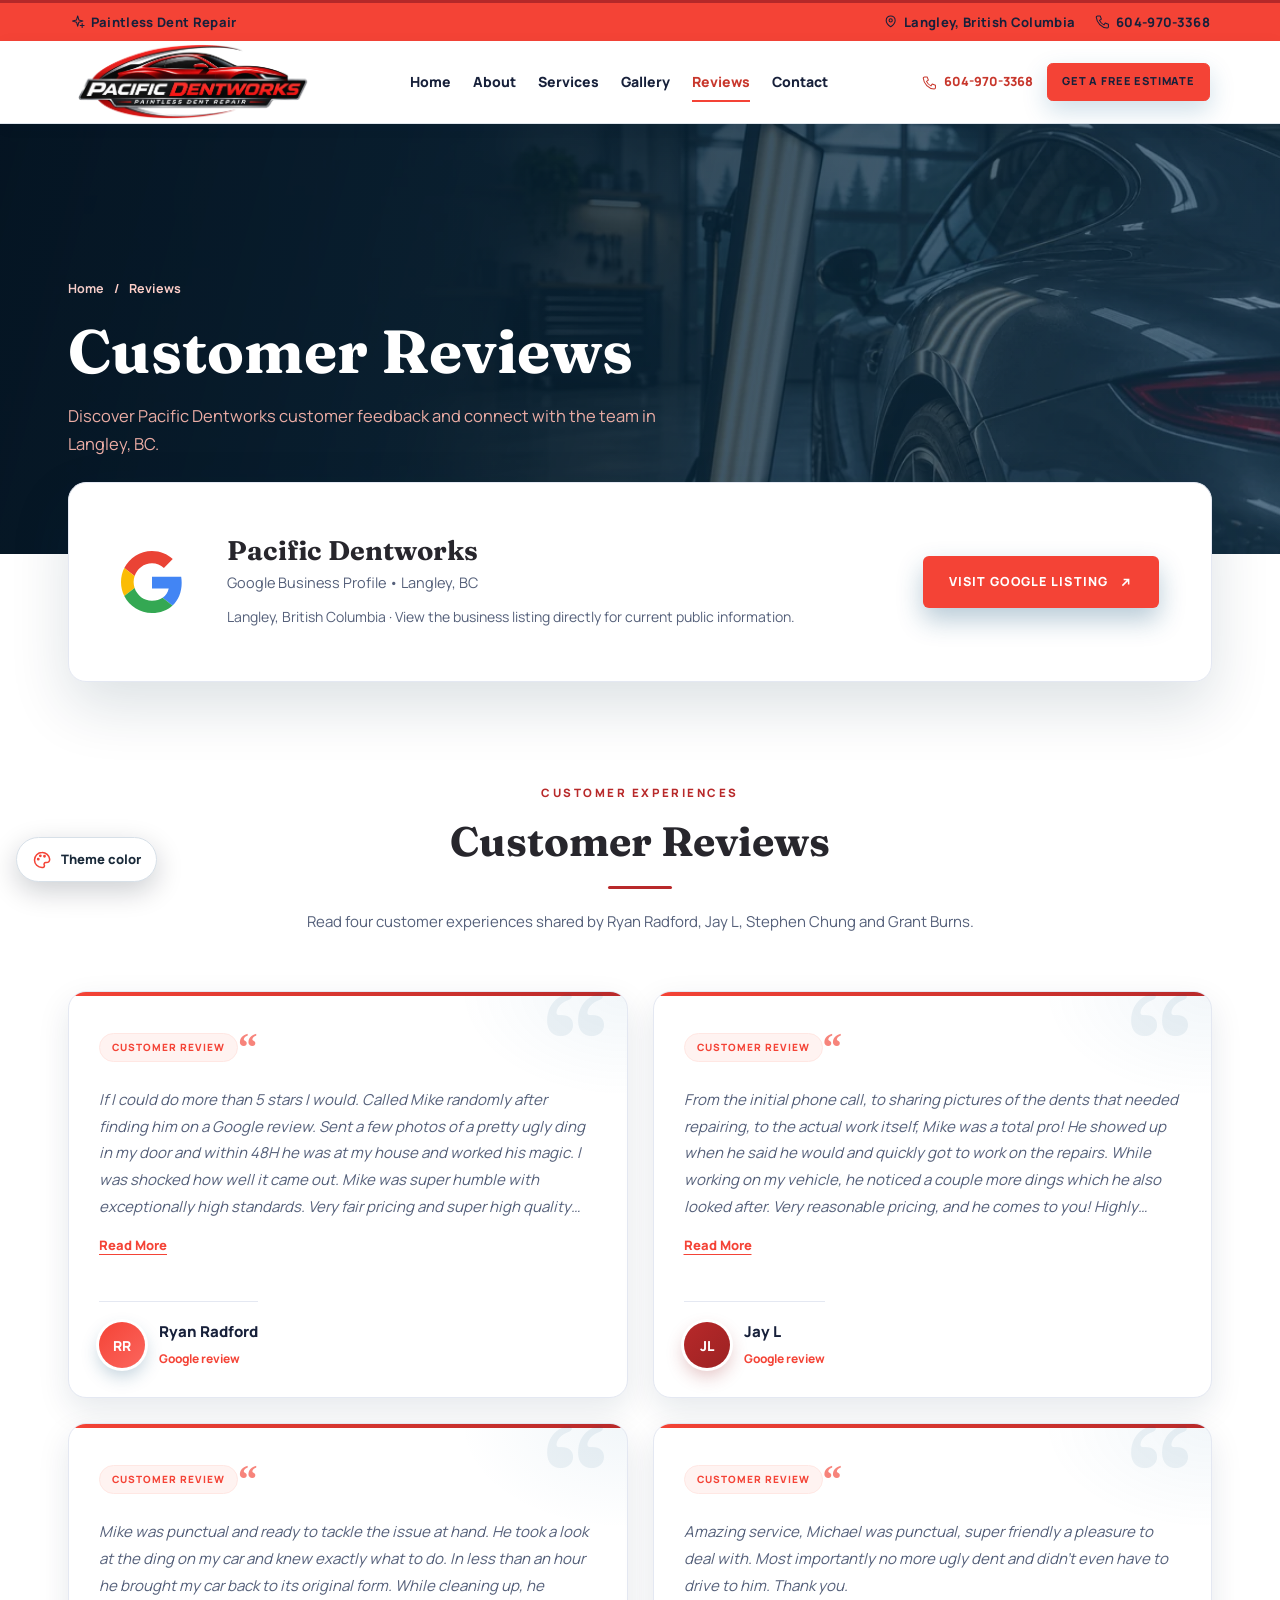
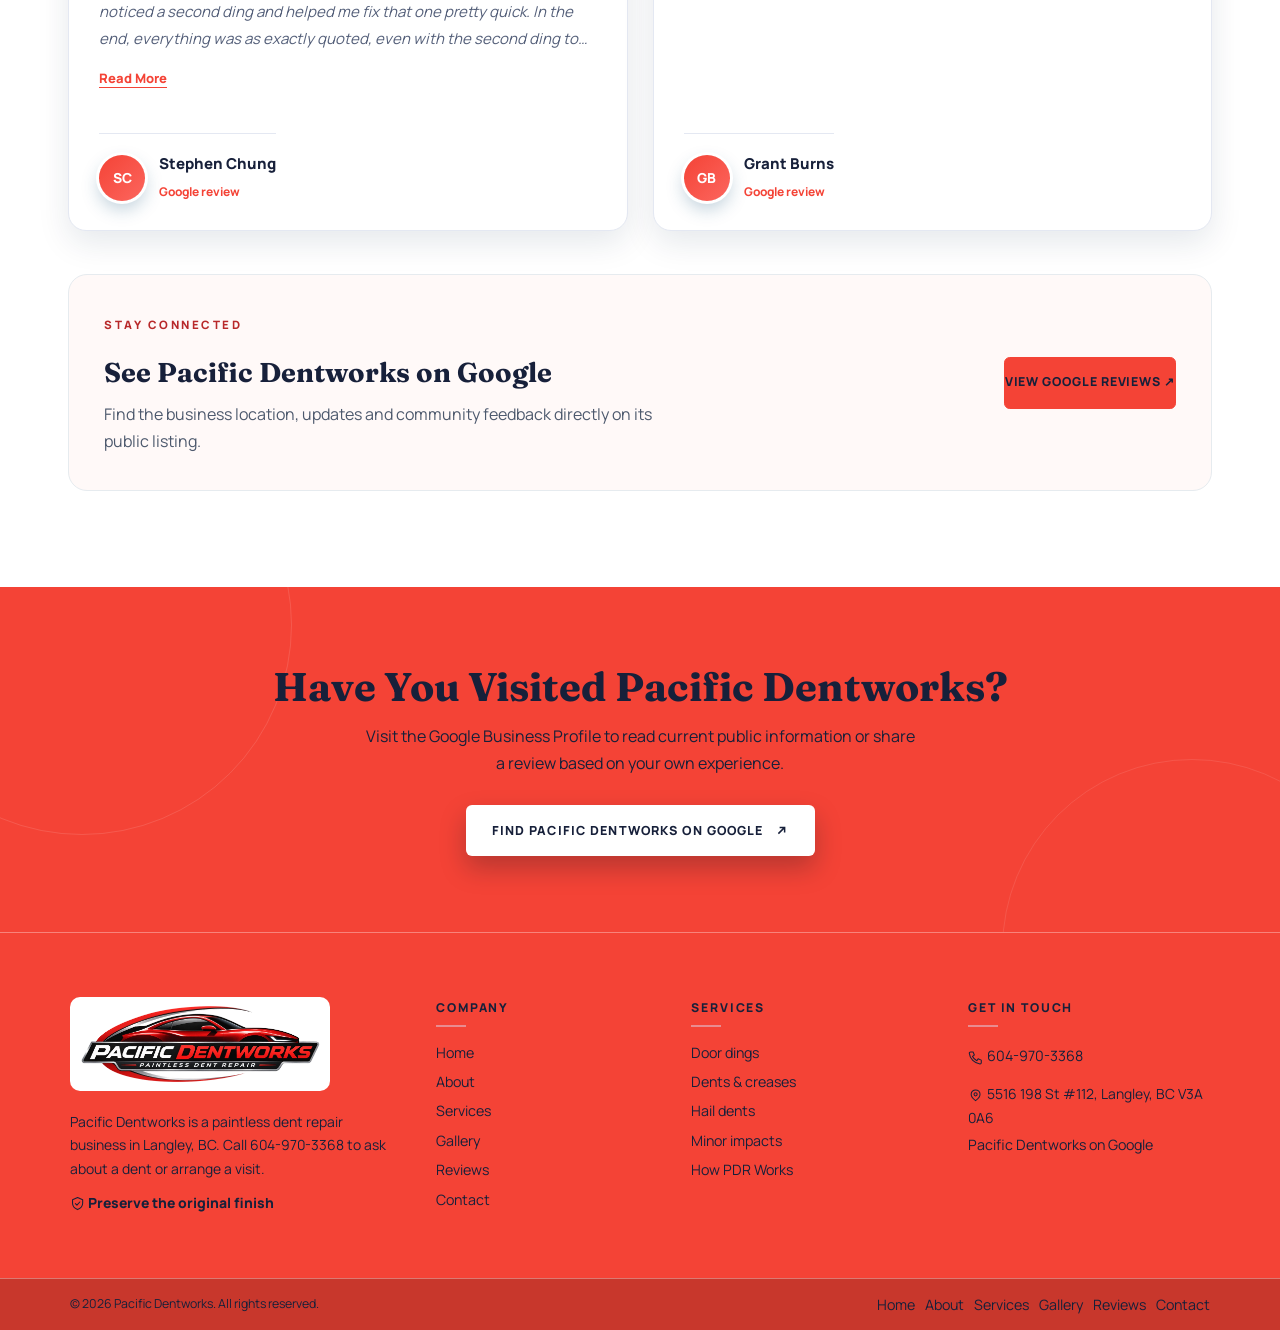
<file: reviews.html>
<!doctype html>
<!DOCTYPE html>

<!DOCTYPE html>

<html lang="en"><head><meta charset="utf-8"/><meta content="width=device-width,initial-scale=1" name="viewport"/>
<meta content="#f44336" name="theme-color"/><title>Reviews &amp; Repair Guidance | Pacific Dentworks Langley</title><meta content="Explore what to ask before paintless dent repair and visit the Pacific Dentworks Google listing for verified customer feedback." name="description"/>
<meta content="website" property="og:type"/><meta content="Customer Reviews | Pacific Dentworks" property="og:title"/><meta content="Real customer testimonials about paintless dent repair in Langley, British Columbia." property="og:description"/>
<style>
/* Showtime PDR | reference-inspired visual system, written for this project. */
@font-face{font-family:Fraunces;src:url('[data-uri]') format('woff2');font-weight:600 700;font-display:swap}
@font-face{font-family:Fraunces;src:url('[data-uri]') format('woff2');font-weight:600 700;font-style:italic;font-display:swap}
@font-face{font-family:Manrope;src:url('[data-uri]') format('woff2');font-weight:400 800;font-display:swap}
:root{--navy:var(--theme-navy,#19252d);--navy-light:var(--theme-navy-light,#49373a);--blue:var(--theme-primary,#f44336);--blue-hover:var(--theme-hover,#d83226);--red:#a9252a;--brand-red:#b42829;--sky:var(--theme-sky,#ffb9b1);--pale:var(--theme-pale,#fff4f1);--paper:#f5f7fb;--line:#e0e6ed;--line-strong:#acbbca;--ink:#17203a;--copy:#4d596d;--white:#fff;--shell:1140px;--gutter:clamp(1.25rem,4.7vw,3rem);--section:clamp(3.75rem,7.1vw,6.8rem);--display:Fraunces,Georgia,serif;--text:Manrope,system-ui,sans-serif;--shadow:0 17px 44px #0b365619;--shadow-deep:0 23px 61px #0b365628;--nav-height:4.52rem;--radius:.77rem;color-scheme:light;accent-color:var(--blue)}
*,*::before,*::after{box-sizing:border-box}
html{scroll-behavior:smooth}
body{margin:0;background:var(--white);color:var(--ink);font:400 1rem/1.7 var(--text);-webkit-font-smoothing:antialiased}
body:has(dialog[open]){overflow:hidden}
[hidden]{display:none!important}
h1,h2,h3,p,figure,ul{margin:0}
h1,h2,h3{font-family:var(--display);line-height:1.16;font-weight:700;color:var(--navy)}
h2{font-size:clamp(2rem,3.65vw,2.95rem);letter-spacing:-.026em}
h3{font-size:clamp(1.2rem,2vw,1.55rem);letter-spacing:-.012em}
p{color:var(--copy)}
img{display:block;max-width:100%;height:auto}
a{color:inherit}
button,input,textarea,select{font:inherit}
button{cursor:pointer}
button:disabled{cursor:default}
[id]{scroll-margin-top:calc(var(--nav-height) + 1.25rem)}
:focus-visible{outline:3px solid var(--blue);outline-offset:4px}
:is(.hero,.mast,.topbar,.footer,.review-cta) :focus-visible{outline-color:var(--sky)}
.sr,.skip:not(:focus){position:absolute!important;clip-path:inset(50%);width:1px;height:1px;overflow:hidden;white-space:nowrap}
.skip{position:fixed;z-index:70;top:.5rem;left:.5rem;background:var(--white);padding:.55rem .8rem}
.shell{width:min(calc(100% - 2 * var(--gutter)),var(--shell));margin-inline:auto}
.section{padding-block:var(--section)}
.soft,.dotted,.begin{background-color:var(--paper)}
.dotted,.begin{background-image:radial-gradient(#18517a14 1px,transparent 1px);background-size:26px 26px}
.meet{background-image:linear-gradient(90deg,#e7eef461 1px,transparent 1px),linear-gradient(#e7eef461 1px,transparent 1px);background-size:56px 56px}
.icon{width:1.22rem;height:1.22rem;flex:none;vertical-align:middle}
.label{font:800 .73rem/1.45 var(--text);letter-spacing:.18em;text-transform:uppercase;color:var(--red)}
.section-head{margin-bottom:clamp(1.75rem,4vw,3rem)}
.section-head--center{text-align:center}
.section-head h2{margin-top:.64rem}
.section-head>i{display:block;width:3.8rem;height:3px;margin:.92rem 0 .8rem;border-radius:2rem;background:var(--red)}
.section-head--center>i{margin-inline:auto}
.section-head p:not(.label){max-width:66ch}
.section-head--center p:not(.label){margin-inline:auto}
.section-action,.actions{display:flex;align-items:center;flex-wrap:wrap;gap:.8rem}
.section-action{justify-content:center;margin-top:2.55rem}
.button{display:inline-flex;align-items:center;justify-content:center;gap:.55rem;min-height:3.25rem;padding:.67rem 1.47rem;border:1px solid transparent;border-radius:.36rem;text-align:center;line-height:1.35;text-decoration:none;font-size:.77rem;font-weight:800;letter-spacing:.075em;text-transform:uppercase;transition:color .22s,background-color .22s,border-color .22s,box-shadow .22s,translate .22s}
.button .icon{width:.98rem;height:.98rem}
.button--primary{background:var(--blue);color:var(--white);border-color:var(--blue);box-shadow:0 10px 25px #17659635}
.button--outline{background:transparent;color:var(--blue-hover);border-color:var(--blue)}
.button--ghost{background:#0e344737;color:var(--white);border-color:#ffffffa1}
.button--white{background:var(--white);color:var(--blue-hover);border-color:var(--white)}
.learn{display:inline-flex;align-items:center;gap:.35rem;color:var(--red);font-size:.75rem;font-weight:800;text-decoration:none;letter-spacing:.085em;text-transform:uppercase}
.learn .icon{width:.84rem;height:.84rem}
.control{width:2.9rem;height:2.9rem;display:inline-grid;place-content:center;flex:none;background:var(--white);color:var(--blue-hover);border:1px solid #5a93b9;border-radius:50%;transition:background .2s,color .2s,border-color .2s}
.control .icon{width:1.15rem;height:1.15rem}
.round-icon{display:inline-grid;place-items:center;background:var(--blue);color:var(--white);border-radius:50%;width:2.75rem;height:2.75rem;flex:none;box-shadow:0 8px 23px #1a6aa04d}
.round-icon .icon{width:1.13rem;height:1.13rem}
@media (min-width:876px){
 .button:hover{translate:0 -2px}
 .button--primary:hover{background:var(--blue-hover);border-color:var(--blue-hover)}
 .button--outline:hover,.control:hover{background:var(--blue-hover);color:var(--white);border-color:var(--blue-hover)}
 .button--ghost:hover{background:#ffffff25;color:var(--white);border-color:var(--white)}
 .button--white:hover{background:var(--pale);border-color:var(--pale)}
 .learn:hover{text-decoration:underline;text-underline-offset:.27em}
}
.topbar{background:var(--blue);color:var(--white);border-top:3px solid var(--brand-red);font-size:.8125rem;font-weight:750;letter-spacing:.025em}
.topbar-inner,.topbar-inner div{display:flex;align-items:center;justify-content:space-between;gap:1.25rem}
.topbar-inner{min-height:2.37rem}
.topbar-inner :is(span,a){display:inline-flex;align-items:center;gap:.34rem;text-decoration:none}
.topbar .icon,.header-phone .icon{width:.96rem;height:.96rem}
.header{position:sticky;top:0;z-index:20;background:var(--white);border-bottom:1px solid var(--line);box-shadow:0 3px 17px #0b36560a}
.header-inner{min-height:var(--nav-height);display:flex;align-items:center;justify-content:space-between;gap:1rem}
.brand{display:inline-flex;align-items:center;gap:.57rem;text-decoration:none;line-height:1.08;flex:none;color:var(--navy)}
.brand svg{width:2.66rem;height:2.5rem;flex:none;color:var(--blue)}
.brand strong{display:block;font:700 1.36rem/1.06 var(--display)}
.brand small{display:block;margin-top:.22rem;font-size:.55rem;letter-spacing:.18em;text-transform:uppercase;font-weight:800}
.desktop-nav{display:flex;align-items:center;gap:clamp(.6rem,1.72vw,1.45rem)}
.desktop-nav a{font-size:.875rem;font-weight:800;text-decoration:none;padding:.37rem 0;white-space:nowrap}
.desktop-nav a[aria-current=page]{color:var(--blue-hover);box-shadow:0 2px 0 var(--blue)}
.header-actions{display:flex;align-items:center;gap:.87rem}
.header-actions .button{min-height:2.38rem;padding:.52rem .88rem;font-size:.69rem;white-space:nowrap}
.header-phone{font-size:.79rem;color:var(--blue-hover);font-weight:800;text-decoration:none;white-space:nowrap}
.header-phone .icon{margin-right:.22rem}
.menu-trigger{display:none;border-radius:.4rem}
.menu-trigger>span{height:1.5px;width:1.15rem;background:currentColor;margin-block:2.8px}
.menu{max-width:100%;max-height:none;width:min(440px,100%);height:100%;margin:0 0 0 auto;background:var(--white);border:0;padding:1.15rem var(--gutter);color:var(--navy)}
.menu::backdrop,.lightbox::backdrop{background:#09283ab3}
.menu-head{display:flex;justify-content:space-between;align-items:center;border-bottom:1px solid var(--line);padding-bottom:.75rem;gap:.6rem}
.menu nav{display:grid;margin:.7rem 0 1.2rem}
.menu nav a{font:700 1.3rem/1.4 var(--display);padding:.6rem .15rem;text-decoration:none;border-bottom:1px solid var(--line)}
.menu nav a[aria-current=page]{color:var(--blue)}
.hero{position:relative;isolation:isolate;overflow:hidden;background:var(--theme-950,#18232a);color:var(--white);min-height:clamp(600px,75svh,740px);display:grid;align-items:center;padding-block:3.2rem 6.2rem}
.hero-visuals,.hero-photo,.hero-photo img{position:absolute;inset:0;width:100%;height:100%;pointer-events:none}
.hero-visuals{z-index:-2}
.hero-photo{opacity:0;transition:opacity .6s ease}
.hero-photo.current{opacity:1}
.hero-photo img{object-fit:cover;object-position:59% 54%}
.hero-photo:nth-child(2) img{object-position:58% 52%}
.hero-photo:nth-child(3) img{object-position:54% 58%}
.hero::before{content:"";position:absolute;inset:0;z-index:-1;background:linear-gradient(90deg,#082235f2 0%,#0a293fd6 27%,#0b2c445e 69%,#0a253619 100%),linear-gradient(0deg,#0825388f 0%,transparent 56%)}
.hero-inner{position:relative;display:grid;align-items:center;min-height:300px}
.hero-copy{max-width:min(690px,70vw)}
.hero-copy .label{display:flex;align-items:center;gap:.72rem;color:var(--sky);font-size:.8rem}
.hero-copy .label::before{content:"";width:2.35rem;height:2px;background:#d04c52;flex:none}
.hero h1{margin:.98rem 0 1.35rem;color:var(--white);font-size:clamp(3.3rem,4.72vw,4.55rem);line-height:1.13;letter-spacing:-.027em}
.hero h1 em{color:var(--sky);font-weight:650}
.tag-line{display:flex;flex-wrap:wrap;gap:.2rem .79rem;align-items:center;list-style:none;padding:0;color:var(--navy);font-size:.95rem;font-weight:800}
.tag-line li{display:inline-flex;align-items:center;gap:.72rem}
.tag-line li+li::before{content:"";width:6px;height:6px;display:block;background:var(--brand-red);transform:rotate(45deg);flex:none}
.hero .tag-line{color:#f3f8fc}
.hero .actions{margin-top:1.98rem}
.hero-arrow{position:absolute;top:50%;z-index:2;transform:translateY(-50%);background:#082a424d;border-color:#e9f7ff76;color:var(--white)}
.hero-prev{left:clamp(.55rem,1.65vw,1.6rem)}
.hero-next{right:clamp(.55rem,1.65vw,1.6rem)}
.hero-badge{display:flex;align-items:center;gap:.57rem;position:absolute;right:0;bottom:-.55rem;padding:.73rem .92rem;border:1px solid #d1e0e26e;border-radius:.83rem;background:#092b41a8;color:var(--white);backdrop-filter:blur(8px);font-size:.82rem;line-height:1.45}
.hero-badge .icon{color:var(--sky)}
.hero-badge span span,.hero-badge small,.hero-badge strong{display:block}
.hero-badge small{color:var(--theme-100,#e1edf5);font-size:.73rem;margin-top:.12rem}
.hero-controls{position:absolute;display:flex;align-items:center;gap:.65rem;right:var(--gutter);bottom:4.5rem;z-index:4}
.hero-controls [role=group]{display:flex;gap:.1rem}
.hero-dot{padding:0;border:0;background:transparent;width:1.35rem;height:2.75rem;display:grid;place-items:center}
.hero-dot::after{content:"";display:block;width:.5rem;height:.5rem;border:1px solid var(--white);border-radius:50%;background:transparent}
.hero-dot[aria-pressed=true]::after{background:var(--white)}
.slide-count{color:var(--white);font-size:.74rem;font-weight:800;white-space:nowrap;text-shadow:0 2px 5px #000}
.hero-toggle{width:2.75rem;height:2.75rem;background:#082a426b;color:var(--white);border-color:#e9f7ff76}
.hero-toggle .icon{width:.9rem;height:.9rem}
.proof-wrap{position:relative;z-index:5;margin-top:-5.02rem}
.proof-card{display:grid;grid-template-columns:repeat(4,minmax(0,1fr));align-items:center;min-height:7.65rem;border:1px solid var(--line);border-radius:.86rem;background:var(--white);box-shadow:var(--shadow-deep);padding:1.14rem .23rem}
.proof-card>div{text-align:center;padding:.35rem .44rem}
.proof-card>div+div{border-left:1px solid var(--line)}
.proof-card strong,.proof-card span{display:block}
.proof-card strong{font:700 clamp(1.45rem,2.55vw,2.14rem)/1.13 var(--display);color:var(--navy-light);letter-spacing:-.025em}
.proof-card sup{vertical-align:super;color:var(--red);font-size:.42em}
.proof-card span{margin-top:.47rem;font-size:.68rem;font-weight:800;letter-spacing:.12em;text-transform:uppercase;color:var(--copy)}
.intro{padding-top:clamp(3.2rem,6.6vw,5.9rem)}
.intro-grid,.meet-grid,.contact-grid,.service-detail,.method-grid{display:grid;grid-template-columns:minmax(0,1.04fr) minmax(0,.96fr);align-items:center;gap:clamp(1.65rem,5vw,4.35rem)}
.intro-copy h2,.meet h2,.contact-copy h2{margin:.62rem 0 .93rem}
.intro-copy p:not(.label),.meet p:not(.label){margin-top:.75rem;font-size:1.04rem}
.intro-copy .tag-line{margin-top:1.1rem}
.intro-copy .actions{margin-top:1.4rem}
.why-panel{position:relative;overflow:hidden;border:1px solid #dce4ec;border-radius:.9rem;padding:clamp(1.16rem,3vw,2.4rem);background:linear-gradient(125deg,#eaf2fc,#eff2f9);box-shadow:var(--shadow)}
.why-panel::before,.review-card::before{content:"";position:absolute;inset:0 0 auto;height:4px;background:linear-gradient(90deg,var(--blue),var(--brand-red))}
.why-panel h3{font-size:clamp(1.22rem,2.04vw,1.61rem);margin-bottom:.97rem}
.why-panel ul{list-style:none;padding:0}
.why-panel li{display:flex;align-items:flex-start;gap:.8rem;padding:.72rem 0}
.why-panel li+li{border-top:1px dashed #c8d3e0}
.why-panel strong{font-weight:800}
.why-panel li p{font-size:.93rem;margin-top:.15rem;line-height:1.55}
.service-grid{display:grid;grid-template-columns:repeat(4,minmax(0,1fr));gap:clamp(.8rem,2vw,1.5rem)}
.service-card,.review-card,.process-card,.gallery-card,.form-card{background:var(--white);border:1px solid var(--line);border-radius:var(--radius);box-shadow:var(--shadow)}
.service-card{display:flex;flex-direction:column;overflow:hidden}
.service-media{aspect-ratio:1.52;background:var(--pale);overflow:hidden}
.service-media img,.detail-image img{width:100%;height:100%;object-fit:cover;transition:scale .26s}
.hail-visual,.hail-visual svg{position:relative;width:100%;height:100%}
.hail-visual svg{display:block;object-fit:cover}
.hail-visual span{position:absolute;right:.55rem;bottom:.52rem;background:#fffffff0;padding:.25rem .39rem;border-radius:.22rem;color:var(--navy);font-size:.65rem;font-weight:800}
.service-body{flex:1;display:flex;flex-direction:column;align-items:center;text-align:center;padding:0 .95rem 1.43rem}
.service-body .round-icon{margin-top:-1.52rem;position:relative;width:3rem;height:3rem;border:3px solid var(--white);box-shadow:0 7px 16px #1a6aa04d}
.service-body h3{margin:.6rem 0 .52rem}
.service-body p{font-size:.9rem;line-height:1.62;margin-bottom:1.07rem}
.service-body .learn{margin-top:auto}
.review-grid,.process-grid{display:grid;grid-template-columns:repeat(3,minmax(0,1fr));gap:clamp(.92rem,2.1vw,1.6rem)}
.review-card,.process-card{position:relative;overflow:hidden;display:flex;flex-direction:column;align-items:flex-start;min-width:0;padding:clamp(1.12rem,2.5vw,1.85rem)}
.review-card h3,.process-card h3{margin:.85rem 0 .58rem}
.review-card p,.process-card p{font-size:.95rem;margin-bottom:1rem}
.review-card .learn{margin-top:auto}
.meet-grid{grid-template-columns:minmax(0,.88fr) minmax(0,1.12fr)}
.meet-media{position:relative}
.meet-media::after{content:"";position:absolute;z-index:-1;inset:1rem -1rem -1rem 1rem;border:2px solid var(--blue);border-radius:.85rem}
.meet-media img{width:100%;aspect-ratio:1.14;object-fit:cover;border-radius:.85rem;box-shadow:var(--shadow-deep)}
.meet-media figcaption{position:absolute;left:1rem;bottom:1rem;background:var(--blue);color:var(--white);border:1px solid #ffffffe0;padding:.58rem .8rem;border-radius:.43rem;box-shadow:var(--shadow)}
.meet-media figcaption strong,.meet-media figcaption small{display:block}
.meet-media figcaption strong{font:700 1.2rem/1.12 var(--display)}
.meet-media figcaption small{font-weight:750;font-size:.66rem;margin-top:.21rem;letter-spacing:.09em;text-transform:uppercase}
.meet p.meet-location{color:var(--red);font-size:.78rem;font-weight:800;letter-spacing:.08em;text-transform:uppercase}
.check-grid{display:grid;grid-template-columns:repeat(2,minmax(0,1fr));gap:.5rem .69rem;list-style:none;padding:0;margin:1.12rem 0}
.check-grid li{display:flex;align-items:start;gap:.35rem;color:var(--navy);font-size:.95rem;font-weight:750}
.check-grid .icon{color:var(--blue);width:1.04rem;height:1.04rem;margin-top:.29rem}
.step-number{position:absolute;top:1.18rem;right:1.35rem;font:700 2.4rem/.95 var(--display);color:#b0c9dd}
.process-card small{display:flex;align-items:center;gap:.35rem;margin-top:auto;color:var(--blue-hover);font-size:.76rem;font-weight:800}
.process-card small .icon{width:.9rem;height:.9rem}
.contact-sec{position:relative;isolation:isolate;overflow:hidden;background:linear-gradient(135deg,var(--theme-navy,#19252d),var(--theme-800,#803e43));color:var(--white)}
.contact-sec::before,.review-cta::before{content:"";position:absolute;z-index:-1;width:29rem;height:29rem;border:1px solid #ffffff34;border-radius:50%;right:-8rem;top:-13rem;pointer-events:none}
.contact-grid{grid-template-columns:minmax(0,.94fr) minmax(0,1.06fr);align-items:start}
.contact-copy h2{color:var(--white);font-size:clamp(2.2rem,4vw,3.38rem)}
.contact-copy>.label{color:var(--sky)}
.contact-copy>p:not(.label),.contact-list li div>span{color:#e0ebf4}
.contact-list{list-style:none;padding:0;margin:1.35rem 0}
.contact-list li{display:flex;align-items:center;gap:.7rem;margin-bottom:.7rem}
.contact-list li div>*{display:block}
.contact-list li strong{font-size:.91rem}
.contact-list li a,.contact-list li div>span{font-size:.9rem}
.contact-list li a{color:var(--white);text-underline-offset:.22em}
.form-card{color:var(--ink);padding:clamp(1.15rem,3.2vw,2.3rem)}
.form-card h3{font-size:clamp(1.5rem,3vw,2.4rem);margin-bottom:.47rem}
.form-card>p{margin-bottom:.85rem;font-size:.93rem}
.form-notice,.form-status{padding:.63rem .73rem;border-radius:.36rem;background:var(--pale);border-left:3px solid var(--blue);color:var(--navy);font-size:.86rem}
.form-status{margin-top:.65rem}
.form-grid{display:grid;grid-template-columns:repeat(2,minmax(0,1fr));gap:.76rem}
.form-grid label,.uploads label{display:grid;gap:.22rem;min-width:0;font-size:.81rem;font-weight:800}
.form-grid .wide{grid-column:1/-1}
.form-grid :is(input,select,textarea){min-height:45px;width:100%;min-width:0;padding:.52rem .58rem;border:1px solid var(--line-strong);border-radius:.34rem;background:#f8fafc;color:var(--ink);font-size:1rem;font-weight:500}
.form-grid textarea{resize:vertical}
.uploads{padding:.62rem .05rem;margin:.35rem 0 .68rem}
.uploads summary{font-size:.91rem;font-weight:800;color:var(--blue-hover);cursor:pointer}
.uploads p{font-size:.85rem;margin-top:.45rem}
.uploads input{min-width:0;width:100%;font-size:.82rem}
.uploads label{margin-top:.45rem}
.uploads input::file-selector-button{border:1px solid var(--line-strong);background:var(--paper);color:var(--ink);border-radius:.3rem;padding:.38rem}
.review-cta{position:relative;isolation:isolate;overflow:hidden;text-align:center;padding-block:clamp(2.75rem,5.7vw,4.85rem);background:var(--blue);color:var(--white)}
.review-cta h2,.review-cta p{color:var(--white)}
.review-cta p{margin:.7rem auto 1.1rem;max-width:55ch}
.footer{background:var(--blue);color:#f4f9ff;border-top:1px solid #ffffff57}
.footer-grid{padding-block:clamp(2.2rem,5vw,4rem);display:grid;grid-template-columns:1.32fr .86fr .95fr 1fr;gap:clamp(1rem,3.7vw,3rem)}
.footer .brand,.footer .brand svg{color:var(--white)}
.footer p,.footer a:not(.brand){color:#f4f9ff}
.footer-grid p{font-size:.87rem;margin-top:.63rem}
.foot-badge{font-weight:800}
.foot-badge .icon,.foot-link .icon,.footer-grid p .icon{width:.95rem;height:.95rem}
.footer-grid h2{font-family:var(--text);font-size:.76rem;font-weight:800;letter-spacing:.15em;text-transform:uppercase;color:var(--white);margin:.22rem 0 .82rem}
.footer-grid h2::after{content:"";width:1.85rem;height:2px;background:#e98c90;display:block;margin-top:.66rem}
.footer-grid nav{display:grid;gap:.33rem}
.footer a:not(.brand){font-size:.89rem;text-decoration:none}
.foot-link{display:inline-block;margin:.22rem 0}
.footer-base{border-top:1px solid #ffffff55}
.footer-base .shell{padding-block:.83rem;display:flex;justify-content:space-between;gap:.8rem;align-items:center}
.footer-base p,.footer-base nav a{font-size:.77rem}
.footer-base nav{display:flex;flex-wrap:wrap;gap:.3rem .61rem}
.back-top{position:fixed;right:clamp(.8rem,2vw,1.55rem);bottom:clamp(.85rem,2vw,1.5rem);z-index:10;display:grid;place-items:center;width:2.9rem;height:2.9rem;border-radius:50%;border:1px solid #c7dfef;background:var(--blue);color:var(--white);box-shadow:var(--shadow)}
@media (min-width:876px){
 .desktop-nav a:hover{color:var(--blue-hover)}
 .service-card:hover img,.work-card:hover img{scale:1.045}
 .footer a:not(.brand):hover,.topbar a:hover{text-decoration:underline;text-underline-offset:.2em}
}
@media(max-width:1100px){.header-phone{display:none}.hero-inner{padding-inline:.8rem}}
@media(max-width:875px){
 :root{--nav-height:4.1rem}
 .desktop-nav{display:none}
 .menu-trigger{display:inline-grid}
 body:not(.js-ready) .desktop-nav{display:flex;flex-wrap:wrap;gap:.3rem .72rem}
 body:not(.js-ready) .menu-trigger{display:none}
 .hero{min-height:570px;padding-block:2.75rem 5.7rem}
 .hero-copy{max-width:min(610px,84vw)}
 .hero h1{font-size:clamp(2.78rem,6.2vw,3.85rem)}
 .hero-badge{display:none}
 .hero-controls{bottom:4.63rem}
 .hero-arrow{top:auto;bottom:5.4rem;transform:none}
 .hero-next{left:4rem;right:auto}
 .hero-prev{left:var(--gutter)}
 .intro-grid,.meet-grid,.contact-grid,.method-grid{grid-template-columns:1fr}
 .meet-media{max-width:590px}
 .service-grid{grid-template-columns:repeat(2,minmax(0,1fr))}
 .work-track{grid-auto-columns:calc((100% - 2rem)/2.1)}
 .gallery-grid{grid-template-columns:repeat(2,minmax(0,1fr))}
 .footer-grid{gap:1.2rem;grid-template-columns:repeat(2,minmax(0,1fr))}
}
@media(max-width:570px){
 :root{--gutter:1.14rem}
 .topbar-inner{min-height:2.05rem;font-size:.69rem;gap:.3rem}
 .topbar-inner div{gap:.25rem}
 .topbar-inner div span{display:none}
 .topbar .icon{width:.81rem;height:.81rem}
 .header-inner{gap:.46rem}
 .header-actions{gap:.42rem}
 .header-actions>.button{min-height:2.45rem;max-width:7.4rem;font-size:.61rem;padding:.38rem .48rem;white-space:normal}
 .brand{gap:.38rem}
 .brand svg{width:2.03rem;height:2rem}
 .brand strong{font-size:1.18rem}
 .brand small{font-size:.45rem;letter-spacing:.085em}
 body:not(.js-ready) .header-inner{flex-wrap:wrap;padding-block:.46rem}
 .menu-trigger{width:2.75rem;height:2.75rem}
 .hero{min-height:590px;padding-block:2.65rem 6rem}
 .hero-inner{padding-inline:0}
 .hero-copy{max-width:100%}
 .hero-copy .label{font-size:.68rem;letter-spacing:.12em;gap:.4rem}
 .hero-copy .label::before{width:1.2rem}
 .hero h1{font-size:clamp(2.42rem,8.8vw,3.23rem);margin:.66rem 0 1.06rem}
 .hero::before{background:linear-gradient(90deg,#082235ed,#0a293f93),linear-gradient(0deg,#082538aa,transparent 57%)}
 .hero .actions{margin-top:1.18rem;gap:.48rem}
 .hero .button{font-size:.69rem;min-height:2.9rem;padding-inline:.75rem}
 .hero .tag-line{font-size:.83rem;gap:.19rem .46rem}
 .tag-line li{gap:.42rem}
 .tag-line li+li::before{width:5px;height:5px}
 .hero-arrow{width:2.75rem;height:2.75rem;bottom:5rem}
 .hero-next{left:calc(var(--gutter) + 3.21rem)}
 .hero-controls{bottom:5rem;gap:.3rem}
 .hero-dot{width:1.1rem}
 .proof-wrap{margin-top:-3.15rem}
 .proof-card{grid-template-columns:repeat(2,minmax(0,1fr));padding:.29rem .28rem;min-height:0}
 .proof-card>div{padding:.62rem .32rem}
 .proof-card>div:nth-child(3){border-left:0}
 .proof-card>div:nth-child(n+3){border-top:1px solid var(--line)}
 .proof-card span{font-size:.61rem;margin-top:.27rem}
 .section-head--center p:not(.label){max-width:100%}
 .section-action{margin-top:1.65rem}
 .service-grid,.work-track{gap:.63rem}
 .service-body{padding:0 .63rem 1.03rem}
 .service-body p{font-size:.86rem}
 .service-body h3{font-size:1.14rem}
 .service-body .round-icon{width:2.67rem;height:2.67rem;margin-top:-1.34rem}
 .work-track{grid-auto-columns:84%}
 .work-controls{gap:.33rem;margin-bottom:1.42rem}
 .work-controls .control{width:2.75rem;height:2.75rem}
 .review-grid,.process-grid,.gallery-grid,.service-detail,.form-grid{grid-template-columns:1fr}
 .service-detail:nth-child(even) .detail-image{order:0}
 .footer-base .shell,.end-cta .shell{display:grid}
 .end-cta .actions{flex:auto}
 .reflection-controls{flex-wrap:wrap}
 .reflection-controls label{flex-basis:100%}
 .contact-grid .form-card{grid-row:2}
}
@media(max-width:350px){.header-actions>.button{display:none}}
/* Motion intentionally enabled for this client-requested animated edition. */
@media(min-width:876px){.hero-controls{bottom:5.25rem}}
@media(max-width:400px){.topbar-inner>:first-child{letter-spacing:0}}

/* Client-supplied Recent Work comparison component */
#results .gal-grid{display:grid;gap:22px}
@media(min-width:640px){#results .gal-grid{grid-template-columns:1fr 1fr}}
@media(min-width:1020px){#results .gal-grid{grid-template-columns:repeat(3,1fr)}}
#results .gcard{position:relative;border-radius:8px;overflow:hidden;border:1px solid var(--line);background:var(--stone);box-shadow:0 8px 26px rgba(20,23,27,.08)}
#results .gcard .ba{position:relative;aspect-ratio:4/3;overflow:hidden}
#results .gcard .ba img{position:absolute;inset:0;width:100%;height:100%;object-fit:cover;transition:transform .8s var(--ease)}
@media (min-width:876px){#results .gcard:hover .ba img{transform:scale(1.045)}}
#results .gcard .ba .aft{clip-path:inset(0 0 0 var(--pos,50%))}
#results .gcard .bar{position:absolute;top:0;bottom:0;left:var(--pos,50%);width:1.5px;background:#fff;box-shadow:0 0 14px rgba(0,0,0,.45);z-index:2;pointer-events:none}
#results .gcard .knob{position:absolute;top:50%;left:var(--pos,50%);transform:translate(-50%,-50%);width:44px;height:44px;border-radius:50%;background:rgba(11,13,16,.55);-webkit-backdrop-filter:blur(4px);backdrop-filter:blur(4px);border:1.5px solid var(--gold);color:var(--gold);display:grid;place-items:center;z-index:2;pointer-events:none}
#results .gcard .knob svg{width:18px;height:18px}
#results .gcard input[type=range]{position:absolute;inset:0;z-index:3;width:100%;height:100%;opacity:0;cursor:ew-resize;margin:0;-webkit-appearance:none;appearance:none}
#results .gcard input[type=range]::-webkit-slider-thumb{-webkit-appearance:none;width:48px;height:48px}
#results .gcard input[type=range]::-moz-range-thumb{width:48px;height:48px;border:0;background:transparent}
#results .gcard .ba:has(input:focus-visible) .knob{outline:2px solid var(--gold);outline-offset:3px}
#results .gcard .tagchip{position:absolute;top:12px;z-index:2;font:800 10px/1 var(--font-body);letter-spacing:.16em;text-transform:uppercase;color:var(--ivory);background:rgba(11,13,16,.66);padding:6px 9px;border-radius:4px;pointer-events:none}
#results .gcard .tb{left:12px}#results .gcard .ta{right:12px;background:rgba(154,116,36,.9);color:#fff}
#results .gcap{position:relative;z-index:2;display:flex;align-items:center;justify-content:space-between;gap:12px;padding:14px 16px;background:var(--white);border-top:1px solid var(--line)}
#results .gcap b{font:800 13.5px/1.3 var(--font-body);color:var(--ink)}
#results .gcap small{display:block;font:600 11.5px/1.4 var(--font-body);color:var(--slate)}
#results .gcap .pill{font:800 10px/1 var(--font-body);letter-spacing:.14em;text-transform:uppercase;color:var(--gold-ink);border:1px solid rgba(154,116,36,.45);border-radius:999px;padding:6px 10px;white-space:nowrap}
#results{--line:#e2ddd2;--stone:#efebe2;--ink:#14171b;--ivory:#f3efe6;--slate:#4a5360;--gold:#c9a24b;--gold-deep:#9a7424;--gold-ink:#7e5e1d;--font-body:var(--text);--ease:cubic-bezier(.2,.7,.3,1);background:#ffffff}
#results .sec-head{margin-bottom:clamp(1.7rem,4vw,2.95rem)}
#results .eyebrow{color:var(--red);font-size:.73rem;line-height:1.45;font-weight:800;letter-spacing:.18em;text-transform:uppercase}
#results .sec-head h2{margin:.58rem 0 .74rem}
#results .sec-head h2 em{color:var(--gold-ink);font-weight:600}
#results .sec-head .lead{max-width:62ch}
#results .gcard{min-width:0}
#results .gcard .ba img{user-select:none}
#results .gcard input[type=range]{touch-action:pan-y}
#results .gcard .ba:has(input:focus-visible){outline:3px solid var(--gold-ink);outline-offset:-3px}
#results .gcap b{display:block}
#results .gcap small{margin-top:.18rem}
#results .comparison-note{margin-top:1rem;font-size:.88rem;color:var(--slate)}
@media(max-width:360px){#results .gcap{gap:.5rem;padding-inline:.65rem}#results .gcap .pill{padding-inline:.43rem;letter-spacing:.09em}}

</style>
<script type="application/ld+json">{"@context": "https://schema.org", "@type": "AutoRepair", "name": "Pacific Dentworks", "telephone": "+1-604-970-3368", "address": {"@type": "PostalAddress", "streetAddress": "5516 198 St #112", "addressLocality": "Langley", "addressRegion": "BC", "postalCode": "V3A 0A6", "addressCountry": "CA"}, "sameAs": "https://share.google/NfgVOzUmy43S9VXc0"}</script><style id="showtime-restored-motion">

/* === Motion restoration: keyframes copied from client-provided animations.zip === */
:root{--showtime-ease:cubic-bezier(.2,.7,.3,1);--showtime-soft:cubic-bezier(.19,1,.22,1)}
@keyframes fscHeaderDrop{from{transform:translateY(-100%)}to{transform:translateY(0)}}
@keyframes fscNavLinkIn{to{opacity:1;transform:none}}
@keyframes fshHeroKB{from{transform:scale(1.06)}to{transform:scale(1)}}
@keyframes fshHeroRise{from{opacity:0;transform:translateY(28px)}to{opacity:1;transform:none}}
@keyframes fshRevealIn{from{opacity:0;transform:translateY(30px)}to{opacity:1;transform:translateY(0)}}
@keyframes fshWhyFlow{0%{background-position:0% 50%}50%{background-position:100% 50%}100%{background-position:0% 50%}}
@keyframes fshWhyBorder{0%,100%{border-color:var(--line)}30%{border-color:#ddd0ac}65%{border-color:#e7dcbc}}
@keyframes fshWhyBar{0%{background-position:0 0}100%{background-position:300% 0}}
@keyframes fshPageIn{from{opacity:0;transform:translateY(12px)}to{opacity:1;transform:none}}
/* The reference's 7-second Ken Burns treatment is restarted on each active hero photo. */
.hero-photo img{transform:scale(1.06);will-change:transform}
.hero-photo.current img{animation:fshHeroKB 7s var(--showtime-ease) both}
.hero-photo:not(.current) img{animation:none}
/* Same staggered text rise as the attached hero, including slide changes. */
.hero-copy.showtime-hero-enter>*{animation:fshHeroRise .9s var(--showtime-ease) both}
.hero-copy.showtime-hero-enter>*:nth-child(2){animation-delay:.12s}
.hero-copy.showtime-hero-enter>*:nth-child(3){animation-delay:.24s}
.hero-copy.showtime-hero-enter>*:nth-child(4){animation-delay:.36s}
/* Reference's scroll-triggered 30px reveal; cleanup in JS restores hover transforms. */
.showtime-motion-ready .showtime-reveal:not(.showtime-visible){opacity:0;transform:translateY(30px)}
.showtime-motion-ready .showtime-reveal.showtime-visible{animation:fshRevealIn .9s var(--showtime-ease) both;animation-delay:var(--showtime-delay,0ms)}
/* Sticky header drops gently into view when the utility strip scrolls away. */
.header{transition:box-shadow .5s var(--showtime-soft)}
.header.showtime-stuck{animation:fscHeaderDrop .38s var(--showtime-soft);box-shadow:0 10px 30px rgba(20,23,27,.10)}
/* Mobile drawer links cascade into view, as in the attached example. */
.menu[open] nav a{opacity:0;transform:translateY(14px);animation:fscNavLinkIn .6s var(--showtime-soft) forwards}
.menu[open] nav a:nth-child(2){animation-delay:.08s}
.menu[open] nav a:nth-child(3){animation-delay:.14s}
.menu[open] nav a:nth-child(4){animation-delay:.20s}
.menu[open] nav a:nth-child(5){animation-delay:.26s}
.menu[open] nav a:nth-child(6){animation-delay:.32s}
/* Reference's flowing gradient and traveling hairline, recolored to Showtime's existing blue. */
.why-panel{background:linear-gradient(115deg,#eaf2fc 0%,var(--theme-50,#e7f2fb) 28%,#f4f9fd 58%,#e9f0fa 100%);background-size:300% 300%;animation:fshWhyFlow 14s ease-in-out infinite,fshWhyBorder 14s ease-in-out infinite}
.why-panel::before{content:"";position:absolute;inset:0 0 auto;height:4px;pointer-events:none;background:linear-gradient(90deg,var(--theme-primary,#f44336),var(--theme-mid,#ff9d91),var(--theme-primary,#f44336),var(--theme-mid,#ff9d91),var(--theme-primary,#f44336));background-size:300% 100%;animation:fshWhyBar 8s linear infinite}
/* Same lift, zoom and shadow response as the reference's service and gallery cards. */
.service-card,.review-card,.process-card,#results .gcard{transition:transform .35s var(--showtime-ease),box-shadow .35s ease,border-color .35s ease}
.service-media img{transition:transform .8s var(--showtime-ease),scale .8s var(--showtime-ease)}
.meet-media::after{transition:transform .55s var(--showtime-ease),border-color .45s ease}
.meet-media img{transition:transform .8s var(--showtime-ease)}
.button{transition:transform .25s ease,translate .25s ease,box-shadow .25s ease,background-color .25s ease,color .25s ease,border-color .25s ease}
.desktop-nav a{position:relative;transition:color .25s ease}
.desktop-nav a::after{content:"";position:absolute;left:0;right:0;bottom:0;height:2px;background:var(--blue);transform:scaleX(0);transform-origin:left;transition:transform .4s var(--showtime-soft)}
.showtime-gallery-cta{display:flex;justify-content:center;margin-top:clamp(1.5rem,3vw,2.3rem)}
@media (min-width:876px){
  .service-card:hover{transform:translateY(-8px);box-shadow:0 28px 60px rgba(20,23,27,.16)}
  .service-card:hover .service-media img{scale:1;transform:scale(1.08)}
  #results .gcard:hover{transform:translateY(-6px);box-shadow:0 28px 60px rgba(20,23,27,.16)}
  .review-card:hover{transform:translateY(-10px);box-shadow:0 30px 70px rgba(20,23,27,.18);border-color:rgba(26,106,160,.35)}
  .process-card:hover{transform:translateY(-6px);box-shadow:0 22px 48px rgba(20,23,27,.14)}
  .meet-media:hover::after{transform:translate(8px,8px)}
  .meet-media:hover img{transform:scale(1.025)}
  .button:hover{translate:0 -2px;box-shadow:0 14px 30px rgba(26,106,160,.20)}
  .desktop-nav a:hover::after,.desktop-nav a:focus-visible::after{transform:scaleX(1)}
}
/* Maintain the existing layout and allow comparison controls to stay fully interactive. */
#results .gcard .ba img{will-change:transform}

</style>
<style id="showtime-gallery-page">
html,body{overflow-x:clip}
#showtime-gallery{
  --blue-950:var(--theme-950,#151b23); --blue-900:var(--theme-900,#392a32); --blue-800:var(--theme-800,#7d3b3d);
  --blue-700:var(--theme-primary,#f44336); --blue-600:var(--theme-600,#ff6860); --blue-100:var(--theme-100,#ffe6e0); --blue-50:var(--theme-50,#fff8f7);
  --sky:var(--theme-sky-secondary,#ffc9c3); --red-600:#b8292a; --red-700:#9c2223;
  --ink:#17203a; --slate:#55607a; --line:#e4e8f2; --soft:#f6f8fc; --white:#fff;
  --shadow-lg:0 24px 60px rgba(7,42,65,.14);
  --shadow-md:0 12px 32px rgba(7,42,65,.10);
  --font-display:"Fraunces",Georgia,serif;
  --font-body:"Manrope",Segoe UI,sans-serif;
  --ease:cubic-bezier(.2,.7,.3,1);
  display:block;width:100%;max-width:100%;overflow-x:clip;position:relative;
  font-family:var(--font-body);font-size:16px;line-height:1.7;color:var(--ink);
  background:var(--white);text-align:left;-webkit-font-smoothing:antialiased;
}
#showtime-gallery *,#showtime-gallery *::before,#showtime-gallery *::after{box-sizing:border-box;margin:0;padding:0}
#showtime-gallery h1,#showtime-gallery h2,#showtime-gallery h3,#showtime-gallery h4{font-family:var(--font-display);line-height:1.18;font-weight:700;color:inherit;text-transform:none;letter-spacing:normal;margin:0;background:none;border:none}
#showtime-gallery p{margin:0}
#showtime-gallery ul{list-style:none;margin:0;padding:0}
#showtime-gallery a{text-decoration:none;color:inherit;box-shadow:none;background:none}
#showtime-gallery img{max-width:100%;border:0;display:block}
#showtime-gallery figure{margin:0}
#showtime-gallery button{font-family:var(--font-body);cursor:pointer;border:none;background:none;color:inherit}
#showtime-gallery svg{display:inline-block;vertical-align:middle}
#showtime-gallery .fs-container{max-width:1200px;width:100%;margin:0 auto;padding:0 28px}
/* buttons */
#showtime-gallery .btn{display:inline-flex;align-items:center;justify-content:center;gap:10px;font-weight:800;letter-spacing:.09em;text-transform:uppercase;font-size:12.5px;padding:15px 26px;border-radius:6px;border:none;cursor:pointer;transition:transform .35s var(--ease) !important,box-shadow .35s var(--ease) !important,background .35s ease !important,color .35s ease !important,border-color .35s ease !important}
#showtime-gallery .btn svg{width:15px;height:15px;flex:none}
#showtime-gallery .btn-primary{background:var(--blue-700);color:#fff;box-shadow:0 12px 26px rgba(20,82,123,.30)}
#showtime-gallery .btn-primary:hover{background:var(--blue-600);color:#fff;transform:translateY(-2px);box-shadow:0 16px 34px rgba(20,82,123,.38)}
#showtime-gallery .btn-ghost{background:transparent;border:1.5px solid rgba(255,255,255,.55);color:#fff}
#showtime-gallery .btn-ghost:hover{background:rgba(255,255,255,.12);border-color:#fff;color:#fff;transform:translateY(-2px)}
/* page banner */
#showtime-gallery .page-banner{position:relative;min-height:440px;display:flex;align-items:flex-end;overflow:hidden;background:var(--blue-950)}
#showtime-gallery .page-banner img{position:absolute;inset:0;width:100%;height:100%;max-width:none;object-fit:cover;opacity:.55;animation:showtimeGalleryBannerZoom 12s var(--ease) forwards}
@keyframes showtimeGalleryBannerZoom{from{transform:scale(1.12)}to{transform:scale(1)}}
#showtime-gallery .page-banner .shade{position:absolute;inset:0;background:linear-gradient(105deg,rgba(4,20,34,.94) 0%,rgba(7,42,65,.62) 55%,rgba(26,106,160,.28) 100%)}
#showtime-gallery .page-banner .wrap{position:relative;z-index:2;width:100%;padding:110px 28px 64px}
#showtime-gallery .breadcrumb{display:flex;align-items:center;gap:10px;font-size:12.5px;font-weight:700;color:var(--theme-line,#aecbe3);margin-bottom:18px}
#showtime-gallery .breadcrumb a{color:var(--theme-line,#aecbe3);cursor:pointer}
#showtime-gallery .breadcrumb a:hover{color:var(--sky)}
#showtime-gallery .breadcrumb span{color:var(--sky)}
#showtime-gallery .page-banner h1{font-weight:700;font-size:clamp(2.3rem,5vw,3.8rem);color:#fff;line-height:1.12}
#showtime-gallery .page-banner h1 em{font-style:italic;color:var(--sky)}
#showtime-gallery .page-banner p{color:var(--theme-line-strong,#c3d8ea);max-width:620px;margin-top:16px;font-size:16.5px}
/* shared */
#showtime-gallery .section{padding:96px 0}
#showtime-gallery .section-soft{background:var(--soft)}
#showtime-gallery .sec-head{text-align:center;max-width:760px;margin:0 auto 56px}
#showtime-gallery .sec-eyebrow{display:inline-block;font-size:11.5px;font-weight:800;letter-spacing:.22em;text-transform:uppercase;color:var(--red-600);margin-bottom:14px}
#showtime-gallery .sec-title{font-family:var(--font-display);font-weight:700;font-size:clamp(1.8rem,3.2vw,2.6rem);color:var(--blue-900);line-height:1.2}
#showtime-gallery .sec-rule{width:64px;height:3.5px;background:var(--red-600);border-radius:3px;margin:20px auto 0}
#showtime-gallery .sec-sub{margin-top:18px;color:var(--slate);font-size:16.5px}
#showtime-gallery .reveal{opacity:0;transform:translateY(30px);transition:opacity .8s ease !important,transform .8s var(--ease) !important;transition-delay:var(--d,0s) !important}
#showtime-gallery .reveal.visible{opacity:1;transform:none}
/* gallery grid */
#showtime-gallery .gal-grid{display:grid;grid-template-columns:repeat(3,1fr);gap:20px}
#showtime-gallery .gal-item{position:relative;border-radius:14px;overflow:hidden;cursor:zoom-in;box-shadow:var(--shadow-md);height:330px;transition:transform .45s var(--ease) !important,box-shadow .45s var(--ease) !important}
#showtime-gallery .gal-item.wide{grid-column:span 2}
#showtime-gallery .gal-item:hover{transform:translateY(-6px);box-shadow:0 28px 60px rgba(7,42,65,.16)}
#showtime-gallery .gal-item img{width:100%;height:100%;max-width:none;object-fit:cover;transition:transform .9s var(--ease) !important}
#showtime-gallery .gal-item:hover img{transform:scale(1.06)}
#showtime-gallery .gal-zoom{position:absolute;top:16px;right:16px;width:42px;height:42px;border-radius:50%;border:1.5px solid rgba(255,255,255,.5);background:rgba(4,20,34,.4);backdrop-filter:blur(4px);display:grid;place-items:center;color:#fff;opacity:0;transform:translateY(-8px);transition:.45s var(--ease) !important;z-index:2}
#showtime-gallery .gal-item:hover .gal-zoom{opacity:1;transform:none}
#showtime-gallery .gal-zoom svg{width:16px;height:16px}
#showtime-gallery .proj-cap{position:absolute;left:0;right:0;bottom:0;padding:56px 22px 20px;background:linear-gradient(transparent,rgba(4,20,34,.88));color:#fff;pointer-events:none;z-index:1}
#showtime-gallery .proj-cap b{font-family:var(--font-display);font-size:18px;font-weight:700;display:block;color:#fff}
#showtime-gallery .proj-cap span{font-size:12px;font-weight:700;letter-spacing:.12em;text-transform:uppercase;color:var(--sky)}
/* spotlights */
#showtime-gallery .spotlight{display:grid;grid-template-columns:1fr 1fr;gap:44px;align-items:center;padding:56px 0;border-bottom:1px solid var(--line)}
#showtime-gallery .spotlight:last-child{border-bottom:none}
#showtime-gallery .spotlight.reverse .sp-media{order:2}
#showtime-gallery .sp-media{border-radius:14px;overflow:hidden;box-shadow:var(--shadow-lg)}
#showtime-gallery .sp-media img{width:100%;height:400px;max-width:none;object-fit:cover}
#showtime-gallery .sp-info h3{font-family:var(--font-display);font-size:27px;font-weight:700;color:var(--blue-900);margin-bottom:10px}
#showtime-gallery .sp-meta{display:flex;gap:20px;flex-wrap:wrap;margin-bottom:14px}
#showtime-gallery .sp-meta span{font-size:12px;color:var(--slate);font-weight:700;text-transform:uppercase;letter-spacing:.05em}
#showtime-gallery .sp-meta strong{color:var(--blue-700)}
#showtime-gallery .sp-info p{color:var(--slate);font-size:14.5px;line-height:1.75;margin-bottom:14px}
#showtime-gallery .sp-info ul{display:grid;gap:8px}
#showtime-gallery .sp-info ul li{display:flex;gap:9px;align-items:center;font-size:13.5px;color:var(--ink)}
#showtime-gallery .sp-info ul svg{width:16px;height:16px;color:var(--blue-700);flex:none}
/* CTA band */
#showtime-gallery .cta-img{position:relative;padding:110px 0;overflow:hidden;text-align:center}
#showtime-gallery .cta-img>img{position:absolute;inset:0;width:100%;height:100%;max-width:none;object-fit:cover}
#showtime-gallery .cta-img .shade{position:absolute;inset:0;background:linear-gradient(120deg,rgba(4,20,34,.92),rgba(7,42,65,.66))}
#showtime-gallery .cta-img .inner{position:relative;z-index:1}
#showtime-gallery .cta-img h2{font-family:var(--font-display);font-weight:700;color:#fff;font-size:clamp(1.9rem,3.6vw,2.9rem);margin-bottom:14px}
#showtime-gallery .cta-img h2 em{font-style:italic;color:var(--sky)}
#showtime-gallery .cta-img p{color:var(--theme-line-strong,#c3d8ea);max-width:540px;margin:0 auto 32px}
#showtime-gallery .cta-img .btns{display:flex;gap:14px;justify-content:center;flex-wrap:wrap}
/* lightbox */
#showtime-gallery .lb{position:fixed;inset:0;z-index:3000;background:rgba(4,16,30,.94);backdrop-filter:blur(6px);-webkit-backdrop-filter:blur(6px);display:flex;align-items:center;justify-content:center;opacity:0;visibility:hidden;transition:opacity .3s ease !important,visibility .3s ease !important}
#showtime-gallery .lb.open{opacity:1;visibility:visible}
#showtime-gallery .lb-figure{max-width:min(1000px,92vw);text-align:center;margin:0}
#showtime-gallery .lb-img{max-height:72vh;width:auto;max-width:100%;height:auto;margin:0 auto;border-radius:12px;box-shadow:0 40px 90px rgba(0,0,0,.6)}
#showtime-gallery .lb-cap{margin-top:16px;color:#fff}
#showtime-gallery .lb-cap span{display:block;font-size:12px;font-weight:800;letter-spacing:.16em;text-transform:uppercase;color:var(--sky);margin-bottom:6px}
#showtime-gallery .lb-cap b{font-family:var(--font-display);font-size:21px;font-weight:700;color:#fff}
@keyframes showtimeGalleryNext{from{opacity:0;transform:translateX(70px)}to{opacity:1;transform:none}}
@keyframes showtimeGalleryPrev{from{opacity:0;transform:translateX(-70px)}to{opacity:1;transform:none}}
#showtime-gallery .lb-figure.anim-next{animation:showtimeGalleryNext .45s var(--ease) !important}
#showtime-gallery .lb-figure.anim-prev{animation:showtimeGalleryPrev .45s var(--ease) !important}
#showtime-gallery .lb-nav{position:absolute;top:50%;transform:translateY(-50%);width:52px;height:52px;border-radius:50%;border:1.5px solid rgba(255,255,255,.35);background:rgba(7,32,50,.55);color:#fff;display:grid;place-items:center;transition:background .3s ease !important,border-color .3s ease !important;z-index:2}
#showtime-gallery .lb-nav:hover{background:var(--blue-700);border-color:var(--blue-700)}
#showtime-gallery .lb-nav:active{transform:translateY(-50%) scale(.9)}
#showtime-gallery .lb-prev{left:18px}
#showtime-gallery .lb-next{right:18px}
#showtime-gallery .lb-nav svg{width:20px;height:20px}
#showtime-gallery .lb-x{position:absolute;top:16px;right:16px;width:44px;height:44px;border-radius:50%;background:rgba(255,255,255,.12);color:#fff;display:grid;place-items:center;transition:background .3s ease !important;z-index:2}
#showtime-gallery .lb-x:hover{background:var(--red-600)}
#showtime-gallery .lb-x svg{width:18px;height:18px}
#showtime-gallery .lb-count{position:absolute;top:26px;left:28px;color:rgba(255,255,255,.75);font-weight:800;font-size:12px;letter-spacing:.18em;z-index:2}
/* responsive */
@media(max-width:960px){
  #showtime-gallery .fs-container{padding:0 20px}
  #showtime-gallery .gal-grid{grid-template-columns:repeat(2,1fr)}
  #showtime-gallery .gal-item.wide{grid-column:span 2}
  #showtime-gallery .spotlight{grid-template-columns:1fr;gap:44px}
  #showtime-gallery .spotlight.reverse .sp-media{order:0}
  #showtime-gallery .page-banner .wrap{padding:90px 20px 54px}
}
@media(max-width:640px){
  #showtime-gallery .section{padding:72px 0}
  #showtime-gallery .gal-grid{grid-template-columns:1fr}
  #showtime-gallery .gal-item.wide{grid-column:span 1}
  #showtime-gallery .sp-media img{height:300px}
  #showtime-gallery .cta-img{padding:80px 0}
  #showtime-gallery .btn{font-size:11px;padding:13px 20px}
  #showtime-gallery .page-banner{min-height:380px}
  #showtime-gallery .lb-nav{width:42px;height:42px}
  #showtime-gallery .lb-prev{left:10px}
  #showtime-gallery .lb-next{right:10px}
  #showtime-gallery .lb-img{max-height:56vh}
}

/* Retain the reference mosaic and captions while preserving the supplied slider controls. */
#showtime-gallery #results{background:#fff;padding:96px 0}
#showtime-gallery #results .sec-head{margin:0 auto 56px}
#showtime-gallery #results .gal-grid{grid-template-columns:repeat(3,minmax(0,1fr));gap:20px}
#showtime-gallery #results .gcard{border:none;border-radius:14px;background:#152535;box-shadow:0 12px 32px rgba(7,42,65,.10);cursor:default;min-width:0}
#showtime-gallery #results .gcard .ba{height:100%;aspect-ratio:auto}
#showtime-gallery #results .gcard .ba img{display:block;margin:0;object-fit:cover}
#showtime-gallery #results .gcard:hover .ba img{transform:none}
#showtime-gallery #results .gcard .ba .tagchip{top:14px}
#showtime-gallery #results .gcard .proj-cap{padding:52px 22px 17px;z-index:4}
#showtime-gallery #results .gcard .gal-zoom{top:auto;bottom:16px;right:14px;z-index:5;cursor:zoom-in}
#showtime-gallery #results .gal-item.reveal{translate:0 0;transition:opacity .8s ease,transform .8s var(--ease),translate .45s var(--ease),box-shadow .45s var(--ease)!important;transition-delay:var(--d,0s),var(--d,0s),0s,0s!important}
#showtime-gallery #results .gal-item:hover{translate:0 -6px;transform:none;box-shadow:0 28px 60px rgba(7,42,65,.16)}
#showtime-gallery #results .gal-item:focus-within .gal-zoom{opacity:1;transform:none}
#showtime-gallery #results .gcard .gal-zoom:focus-visible,#showtime-gallery .btn:focus-visible,#showtime-gallery .lb button:focus-visible{outline:2px solid var(--theme-sky-secondary,#ffc9c3);outline-offset:3px}
#showtime-gallery .reveal:not(.visible){opacity:1;transform:none}
#showtime-gallery.is-observing .reveal:not(.visible){opacity:0;transform:translateY(30px)}
#showtime-gallery .page-banner img{object-position:65% center}
#showtime-gallery .cta-img>img{object-position:center 57%}
#showtime-gallery .cta-img{background:var(--blue-950)}
#showtime-gallery .lb{display:none;border:0;margin:0;width:100%;height:100%;max-width:none;max-height:none;overflow:hidden;opacity:1;visibility:visible}
#showtime-gallery .lb[open]{display:flex}
#showtime-gallery .lb::backdrop{background:transparent}
#showtime-gallery .lb-figure{width:min(950px,calc(100vw - 160px))}
#showtime-gallery .viewer-comparison{height:min(65vh,630px);position:relative;isolation:isolate;overflow:hidden;border-radius:12px;background:#091c2c;box-shadow:0 40px 90px rgba(0,0,0,.6)}
#showtime-gallery .viewer-comparison img{position:absolute;inset:0;width:100%;height:100%;max-width:none;object-fit:contain}
#showtime-gallery .view-after{clip-path:inset(0 0 0 var(--pos))}
#showtime-gallery .view-tag{position:absolute;z-index:2;top:12px;padding:5px 9px;color:#fff;background:rgba(4,20,34,.78);border-radius:4px;font-size:.65rem;font-weight:800;letter-spacing:.12em;text-transform:uppercase;pointer-events:none}
#showtime-gallery .view-before-tag{left:12px}
#showtime-gallery .view-after-tag{right:12px;background:#745619}
#showtime-gallery .view-bar{position:absolute;z-index:2;top:0;bottom:0;left:var(--pos);width:2px;background:#fff;pointer-events:none}
#showtime-gallery .view-knob{position:absolute;z-index:2;top:50%;left:var(--pos);translate:-50% -50%;display:grid;place-items:center;width:44px;height:44px;border:1.5px solid #fff;border-radius:50%;color:#fff;background:#132d44d9;pointer-events:none}
#showtime-gallery .view-knob svg{width:18px;height:18px}
#showtime-gallery .viewer-comparison input{position:absolute;z-index:3;inset:0;width:100%;height:100%;opacity:0;cursor:ew-resize;appearance:none;touch-action:pan-y}
#showtime-gallery .viewer-comparison input::-webkit-slider-thumb{appearance:none;width:44px;height:44px}
#showtime-gallery .viewer-comparison input::-moz-range-thumb{width:44px;height:44px;border:none;background:none}
#showtime-gallery .viewer-comparison:focus-within{outline:2px solid var(--theme-sky-secondary,#ffc9c3);outline-offset:3px}
html.showtime-viewing{overflow:hidden}
@media(max-width:960px){#showtime-gallery #results .gal-grid{grid-template-columns:repeat(2,minmax(0,1fr))}}
@media(max-width:640px){
  #showtime-gallery #results{padding:72px 0}
  #showtime-gallery #results .gal-grid{grid-template-columns:1fr}
  #showtime-gallery #results .gal-item.wide{grid-column:span 1}
  #showtime-gallery .lb-figure{width:calc(100vw - 32px)}
  #showtime-gallery .viewer-comparison{height:min(56vh,500px)}
  #showtime-gallery .lb-nav{top:auto;bottom:16px;transform:none}
  #showtime-gallery .page-banner img{object-position:69% center}
}
@media(hover:none){#showtime-gallery #results .gal-item .gal-zoom{opacity:1;transform:none}}
@media(prefers-reduced-motion:reduce){#showtime-gallery *,#showtime-gallery *::before,#showtime-gallery *::after{animation:none!important;transition:none!important}}

</style>
<style id="showtime-reviews-style">

/* Five-star ratings supplied and confirmed for each of these 15 customer reviews. */
#fs-reviews .rev-stars{display:inline-flex;align-items:center;gap:3px;color:#f2a71b;flex-shrink:0}
#fs-reviews .rev-stars svg{width:17px;height:17px;display:block;fill:currentColor}
@media(max-width:380px){#fs-reviews .rev-top{gap:7px}#fs-reviews .rev-stars{gap:1px}#fs-reviews .rev-stars svg{width:15px;height:15px}#fs-reviews .rev-badge{padding:5px 8px;font-size:9px}}

/* ═══ F&S REVIEWS PAGE — standalone, scoped to #fs-reviews (Elementor-safe)
   No topbar / nav / footer — page content only. ═══ */
html,body{overflow-x:clip}
#fs-reviews{
  --blue-950:var(--theme-950,#151b23); --blue-900:var(--theme-900,#392a32); --blue-800:var(--theme-800,#7d3b3d);
  --blue-700:var(--theme-primary,#f44336); --blue-600:var(--theme-600,#ff6860); --blue-100:var(--theme-100,#ffe6e0); --blue-50:var(--theme-50,#fff8f7);
  --sky:var(--theme-sky-secondary,#ffc9c3); --red-600:#b8292a; --red-700:#9c2223;
  --ink:#17203a; --slate:#55607a; --line:#e4e8f2; --soft:#f6f8fc; --white:#fff;
  --amber:#f2a71b;
  --shadow-lg:0 24px 60px rgba(7,42,65,.14);
  --shadow-md:0 12px 32px rgba(7,42,65,.10);
  --font-display:"Fraunces",Georgia,serif;
  --font-body:"Manrope",Segoe UI,sans-serif;
  --ease:cubic-bezier(.2,.7,.3,1);
  display:block;width:100%;max-width:100%;overflow-x:clip;position:relative;
  font-family:var(--font-body);font-size:16px;line-height:1.7;color:var(--ink);
  background:var(--white);text-align:left;-webkit-font-smoothing:antialiased;
}
#fs-reviews *,#fs-reviews *::before,#fs-reviews *::after{box-sizing:border-box;margin:0;padding:0}
#fs-reviews h1,#fs-reviews h2,#fs-reviews h3,#fs-reviews h4{font-family:var(--font-display);line-height:1.18;font-weight:700;color:inherit;text-transform:none;letter-spacing:normal;margin:0;background:none;border:none}
#fs-reviews p{margin:0}
#fs-reviews a{text-decoration:none;color:inherit;box-shadow:none;background:none}
#fs-reviews img{max-width:100%;border:0;display:block}
#fs-reviews button{font-family:var(--font-body);cursor:pointer;border:none;background:none;color:inherit}
#fs-reviews svg{display:inline-block;vertical-align:middle}
#fs-reviews .fs-container{max-width:1200px;width:100%;margin:0 auto;padding:0 28px}
/* buttons */
#fs-reviews .btn{display:inline-flex;align-items:center;justify-content:center;gap:10px;font-weight:800;letter-spacing:.09em;text-transform:uppercase;font-size:12.5px;padding:15px 26px;border-radius:6px;border:none;cursor:pointer;transition:transform .6s var(--ease) !important,box-shadow .6s var(--ease) !important,background .6s ease !important,color .6s ease !important,border-color .6s ease !important}
#fs-reviews .btn svg{width:15px;height:15px;flex:none}
#fs-reviews .btn-primary{background:var(--blue-700);color:#fff;box-shadow:0 12px 26px rgba(20,82,123,.30)}
#fs-reviews .btn-primary:hover{background:var(--blue-600);color:#fff;transform:translateY(-2px);box-shadow:0 16px 34px rgba(20,82,123,.38)}
#fs-reviews .btn-outline{background:transparent;border:1.5px solid var(--blue-700);color:var(--blue-700)}
#fs-reviews .btn-outline:hover{background:var(--blue-700);color:#fff;transform:translateY(-2px)}
#fs-reviews .btn-white{background:#fff;color:var(--blue-800);box-shadow:0 12px 26px rgba(4,20,32,.25)}
#fs-reviews .btn-white:hover{background:#fff;color:var(--blue-800);transform:translateY(-2px);box-shadow:0 16px 34px rgba(4,20,32,.35)}
#fs-reviews .btn-sm{padding:12px 22px;font-size:11.5px}
/* page banner */
#fs-reviews .page-banner{position:relative;min-height:400px;display:flex;align-items:flex-end;overflow:hidden;background:var(--blue-950)}
#fs-reviews .page-banner img{position:absolute;inset:0;width:100%;height:100%;max-width:none;object-fit:cover;opacity:.55;animation:fsRevBannerZoom 12s var(--ease) forwards}
@keyframes fsRevBannerZoom{from{transform:scale(1.12)}to{transform:scale(1)}}
#fs-reviews .page-banner .shade{position:absolute;inset:0;background:linear-gradient(105deg,rgba(4,20,34,.94) 0%,rgba(7,42,65,.62) 55%,rgba(26,106,160,.28) 100%)}
#fs-reviews .page-banner .wrap{position:relative;z-index:2;width:100%;padding:110px 28px 96px}
#fs-reviews .breadcrumb{display:flex;align-items:center;gap:10px;font-size:12.5px;font-weight:700;color:var(--theme-line,#aecbe3);margin-bottom:18px}
#fs-reviews .breadcrumb a{color:var(--theme-line,#aecbe3);cursor:pointer}
#fs-reviews .breadcrumb a:hover{color:var(--sky)}
#fs-reviews .breadcrumb span{color:var(--sky)}
#fs-reviews .page-banner h1{font-weight:700;font-size:clamp(2.3rem,5vw,3.8rem);color:#fff;line-height:1.12}
#fs-reviews .page-banner h1 em{font-style:italic;color:var(--sky)}
#fs-reviews .page-banner p{color:var(--theme-line-strong,#c3d8ea);max-width:620px;margin-top:16px;font-size:16.5px}
/* shared */
#fs-reviews .section{padding:96px 0}
#fs-reviews .sec-head{text-align:center;max-width:760px;margin:0 auto 56px}
#fs-reviews .sec-eyebrow{display:inline-block;font-size:11.5px;font-weight:800;letter-spacing:.22em;text-transform:uppercase;color:var(--red-600);margin-bottom:14px}
#fs-reviews .sec-title{font-family:var(--font-display);font-weight:700;font-size:clamp(1.8rem,3.2vw,2.6rem);color:var(--blue-900);line-height:1.2}
#fs-reviews .sec-rule{width:64px;height:3.5px;background:var(--red-600);border-radius:3px;margin:20px auto 0}
#fs-reviews.js-motion .reveal{opacity:0;transform:translateY(30px);transition:opacity .8s ease !important,transform .8s var(--ease) !important;transition-delay:var(--d,0s) !important}
#fs-reviews.js-motion .reveal.visible{opacity:1;transform:none}
/* google business card (overlaps banner) */
#fs-reviews .google-card{background:#fff;border:1px solid var(--line);border-radius:18px;box-shadow:var(--shadow-lg);padding:52px;display:grid;grid-template-columns:auto 1fr auto;gap:44px;align-items:center;margin-top:-72px;position:relative;z-index:6}
#fs-reviews .g-logo{width:62px;height:62px}
#fs-reviews .g-info h3{font-family:var(--font-display);font-size:27px;font-weight:700;color:var(--blue-900)}
#fs-reviews .g-info .g-sub{color:var(--slate);font-size:14.5px;margin-top:4px}
#fs-reviews .g-stars{display:flex;gap:5px;margin-top:13px;color:var(--amber)}
#fs-reviews .g-stars svg{width:20px;height:20px;filter:drop-shadow(0 2px 4px rgba(242,167,27,.35))}
#fs-reviews .g-actions{display:flex;flex-direction:column;gap:12px;align-items:flex-end}
/* review cards */
#fs-reviews .rev-grid{display:grid;grid-template-columns:repeat(3,1fr);gap:26px;position:relative}
#fs-reviews .rev-card{position:relative;display:flex;flex-direction:column;background:radial-gradient(240px 150px at 100% 0%,rgba(26,106,160,.06),transparent 70%),#fff;border:1px solid var(--line);border-radius:18px;padding:36px 30px 28px;box-shadow:var(--shadow-md);overflow:hidden;transition:transform .7s var(--ease) !important,box-shadow .7s var(--ease) !important,border-color .7s var(--ease) !important}
#fs-reviews .rev-card::before{content:"";position:absolute;top:0;left:0;right:0;height:4px;background:linear-gradient(90deg,var(--blue-700),var(--red-600))}
#fs-reviews .rev-card::after{content:"\201C";position:absolute;top:-8px;right:20px;font-family:var(--font-display);font-weight:700;font-size:120px;line-height:1;color:rgba(20,82,123,.07);pointer-events:none}
#fs-reviews .rev-card:hover{transform:translateY(-10px);box-shadow:0 30px 70px rgba(7,42,65,.18);border-color:rgba(26,106,160,.25)}
#fs-reviews .rev-top{display:flex;justify-content:space-between;align-items:center;margin-bottom:20px}
#fs-reviews .rev-stars{display:flex;gap:3px;color:var(--amber)}
#fs-reviews .rev-stars svg{width:17px;height:17px;filter:drop-shadow(0 2px 4px rgba(242,167,27,.35))}
#fs-reviews .rev-badge{display:inline-flex;align-items:center;gap:6px;background:var(--blue-50);border:1px solid var(--blue-100);color:var(--blue-800);border-radius:999px;padding:5px 12px;font-size:10px;font-weight:800;letter-spacing:.1em;text-transform:uppercase}
#fs-reviews .rev-badge svg{width:11px;height:11px;color:var(--blue-700)}
#fs-reviews .rev-text{font-size:15px;color:var(--slate);font-style:italic;line-height:1.78;flex:1}
#fs-reviews .rev-text em{color:var(--ink);font-weight:700;font-style:italic}
#fs-reviews .rev-foot{margin-top:24px;padding-top:20px;border-top:1px solid var(--line);display:flex;align-items:center;gap:14px}
#fs-reviews .rev-avatar{flex:none;width:46px;height:46px;border-radius:50%;background:linear-gradient(135deg,var(--blue-700),var(--blue-600));color:#fff;display:grid;place-items:center;font-weight:800;font-size:15px;box-shadow:0 0 0 3px #fff,0 8px 18px rgba(20,82,123,.28)}
#fs-reviews .rev-card:nth-child(2) .rev-avatar{background:linear-gradient(135deg,var(--red-600),var(--red-700));box-shadow:0 0 0 3px #fff,0 8px 18px rgba(156,34,35,.28)}
#fs-reviews .rev-meta{flex:1;min-width:0}
#fs-reviews .rev-name{font-weight:800;color:var(--ink);font-size:15px;line-height:1.3}
#fs-reviews .rev-role{font-size:12px;color:var(--slate);font-weight:600}
#fs-reviews .rev-src{display:inline-flex;align-items:center;gap:7px;font-size:11px;font-weight:700;color:var(--slate)}
#fs-reviews .rev-src svg{width:15px;height:15px}
/* review band */
#fs-reviews .rev-band{background:var(--blue-700);padding:76px 0;text-align:center;position:relative;overflow:hidden}
#fs-reviews .rev-band::before{content:"";position:absolute;top:-50%;left:-10%;width:420px;height:420px;border-radius:50%;border:1.5px solid rgba(255,255,255,.12)}
#fs-reviews .rev-band::after{content:"";position:absolute;bottom:-60%;right:-8%;width:380px;height:380px;border-radius:50%;border:1.5px solid rgba(255,255,255,.10)}
#fs-reviews .rev-band h2{position:relative;z-index:1;font-family:var(--font-display);font-weight:700;font-size:clamp(1.8rem,3.2vw,2.5rem);color:#fff;margin-bottom:12px}
#fs-reviews .rev-band h2 em{font-style:italic;color:var(--sky)}
#fs-reviews .rev-band p{position:relative;z-index:1;color:var(--theme-line-strong,#c3d8ea);max-width:560px;margin:0 auto 28px;font-size:16px}
#fs-reviews .rev-band .btn{position:relative;z-index:1}
/* responsive */
@media(max-width:960px){
  #fs-reviews .fs-container{padding:0 20px}
  #fs-reviews .rev-grid{grid-template-columns:1fr;max-width:640px;margin:0 auto}
  #fs-reviews .google-card{grid-template-columns:1fr;text-align:center;gap:26px;padding:40px 28px}
  #fs-reviews .g-logo{margin:0 auto}
  #fs-reviews .g-stars{justify-content:center}
  #fs-reviews .g-actions{align-items:center}
  #fs-reviews .page-banner .wrap{padding:90px 20px 88px}
}
@media(max-width:640px){
  #fs-reviews .section{padding:72px 0}
  #fs-reviews .google-card{padding:32px 22px;margin-top:-56px}
  #fs-reviews .rev-band{padding:64px 0}
  #fs-reviews .btn{font-size:11px;padding:13px 20px}
  #fs-reviews .page-banner{min-height:360px}
}

/* ════════════════════════════════════════════════════════════════════
   8. ELEMENTOR HARDENING
   Locks every transition, animation, hover state, and reveal timing so
   Elementor's own CSS can't override or speed them up.
   ════════════════════════════════════════════════════════════════════ */

/* --- Reveal on scroll (locked) --- */
#fs-reviews .reveal{
  transition:opacity .8s ease !important,transform .8s cubic-bezier(.2,.7,.3,1) !important;
  transition-delay:var(--d,0s) !important;
}
#fs-reviews.js-motion .reveal.visible{opacity:1 !important;transform:none !important}

/* --- Buttons (locked) --- */
#fs-reviews .btn{
  transition:transform .6s cubic-bezier(.2,.7,.3,1),box-shadow .6s cubic-bezier(.2,.7,.3,1),background .6s ease,color .6s ease,border-color .6s ease !important;
  transition-delay:0s !important;
}
#fs-reviews .btn-primary:hover{
  background:var(--blue-600) !important;
  color:#fff !important;
  transform:translateY(-2px) !important;
  box-shadow:0 16px 34px rgba(20,82,123,.38) !important;
}
#fs-reviews .btn-outline:hover{
  background:var(--blue-700) !important;
  color:#fff !important;
  transform:translateY(-2px) !important;
}
#fs-reviews .btn-white:hover{
  background:#fff !important;
  color:var(--blue-800) !important;
  transform:translateY(-2px) !important;
  box-shadow:0 16px 34px rgba(4,20,32,.35) !important;
}

/* --- Banner image zoom (locked) --- */
#fs-reviews .page-banner img{
  animation:fsRevBannerZoom 12s cubic-bezier(.2,.7,.3,1) forwards !important;
  animation-delay:0s !important;
}

/* --- Breadcrumb hover (locked) --- */
#fs-reviews .breadcrumb a{transition:color .4s ease !important;transition-delay:0s !important}
#fs-reviews .breadcrumb a:hover{color:var(--sky) !important}

/* --- Review cards (locked) --- */
#fs-reviews .rev-card{
  transition:transform .7s cubic-bezier(.2,.7,.3,1),box-shadow .7s cubic-bezier(.2,.7,.3,1),border-color .7s cubic-bezier(.2,.7,.3,1) !important;
  transition-delay:0s !important;
}
#fs-reviews .rev-card:hover{
  transform:translateY(-10px) !important;
  box-shadow:0 30px 70px rgba(7,42,65,.18) !important;
  border-color:rgba(26,106,160,.25) !important;
}



/* Showtime integration: preserve the reference's card layout while keeping the existing site shell. */
#fs-reviews .page-banner{min-height:430px}
#fs-reviews .page-banner .wrap{padding-top:128px}
#fs-reviews .google-card{margin-bottom:0}
#fs-reviews .g-note{color:var(--slate);font-size:14px;margin-top:10px}
#fs-reviews .sec-description{color:var(--slate);font-size:15px;margin-top:20px}
#fs-reviews .rev-quote-symbol{font:700 45px/25px var(--font-display);color:var(--red-600);height:27px}
#fs-reviews .rev-card .rev-top{position:relative;z-index:1}
#fs-reviews .rev-card .rev-foot{margin-top:auto}
#fs-reviews .rev-copy{display:block;margin-bottom:24px;position:relative;z-index:1}
#fs-reviews .rev-copy .rev-text{white-space:pre-line;overflow-wrap:anywhere;display:block}
#fs-reviews .rev-copy .rev-text.is-clamped{display:-webkit-box;-webkit-box-orient:vertical;-webkit-line-clamp:5;line-clamp:5;overflow:hidden}
#fs-reviews .rev-copy .rev-text:not(.is-clamped){display:block}
#fs-reviews .read-toggle{display:inline-flex;align-items:center;gap:7px;margin-top:12px;padding:5px 0;color:var(--blue-700);font:800 12px var(--font-body);letter-spacing:.035em;cursor:pointer;border-bottom:1px solid currentColor}
#fs-reviews .read-toggle:hover{color:var(--red-600)}
#fs-reviews .read-toggle:focus-visible{outline:3px solid var(--blue-600);outline-offset:5px}
#fs-reviews .read-toggle span{font-size:15px;transition:transform .25s}
#fs-reviews .read-toggle[aria-expanded="true"] span{transform:rotate(180deg)}
#fs-reviews .rev-foot{min-height:66px}
#fs-reviews .rev-card{min-width:0}
#fs-reviews .rev-name{overflow-wrap:break-word}
#fs-reviews .g-actions .btn{white-space:nowrap}
#fs-reviews .rev-band{margin-bottom:0}
/* Reveals only opt in after JS is available. */
#fs-reviews .reveal:not(.visible){opacity:1;transform:none}
#fs-reviews.js-motion .reveal:not(.visible){opacity:0;transform:translateY(30px)}
#fs-reviews.js-motion .reveal.visible{opacity:1;transform:none}
@media(max-width:700px){
 #fs-reviews .page-banner{min-height:360px}
 #fs-reviews .page-banner .wrap{padding:100px 22px 65px}
 #fs-reviews .google-card{padding:28px 22px;gap:17px}
 #fs-reviews .g-actions .btn{white-space:normal}
 #fs-reviews .section{padding:68px 0}
 #fs-reviews .rev-card{padding:30px 25px 23px}
 #fs-reviews .rev-grid{gap:19px}
 #fs-reviews .rev-band{padding:60px 0}
}

</style>
<link href="assets/favicon.svg" rel="icon" type="image/svg+xml"/><link href="assets/pacific-brand.css" rel="stylesheet"/><link rel="stylesheet" href="assets/theme-customizer.css">
<link rel="stylesheet" href="assets/reviews-enhancements.css">
<script src="assets/theme-customizer.js" defer></script>
<link rel="stylesheet" href="assets/customer-reviews.css?v=1">
<script src="assets/customer-reviews.js?v=1" defer></script>
</head><body data-page="reviews"><div class="topbar" id="top"><div class="shell topbar-inner"><span><svg aria-hidden="true" class="icon" fill="none" stroke="currentColor" stroke-linecap="round" stroke-linejoin="round" stroke-width="1.65" viewbox="0 0 24 24"><path d="m12 3 1.8 6.2L20 11l-6.2 1.8L12 19l-1.8-6.2L4 11l6.2-1.8L12 3Z"></path><path d="M19 15v6m-3-3h6"></path></svg> Paintless Dent Repair</span><div><span><svg aria-hidden="true" class="icon" fill="none" stroke="currentColor" stroke-linecap="round" stroke-linejoin="round" stroke-width="1.65" viewbox="0 0 24 24"><path d="M19 10c0 5-7 10-7 10S5 15 5 10a7 7 0 1 1 14 0Z"></path><circle cx="12" cy="10" r="2.5"></circle></svg> Langley, British Columbia</span><a href="tel:+16049703368"><svg aria-hidden="true" class="icon" fill="none" stroke="currentColor" stroke-linecap="round" stroke-linejoin="round" stroke-width="1.65" viewbox="0 0 24 24"><path d="M4 3h4l2 5-3 2a14 14 0 0 0 7 7l2-3 5 2v4c0 1-1 2-2 2A19 19 0 0 1 2 5c0-1 1-2 2-2Z"></path></svg> 604-970-3368</a></div></div></div><header class="header"><div class="shell header-inner"><a aria-label="Pacific Dentworks home" class="brand" href="index.html"><img alt="Pacific Dentworks — Paintless Dent Repair" class="showtime-logo-image" decoding="async" height="135" src="assets/images/pacific-dentworks-logo.webp" width="480"/></a><nav aria-label="Main navigation" class="desktop-nav"><a data-nav-key="index" href="index.html">Home</a><a data-nav-key="about" href="about.html">About</a><a data-nav-key="services" href="services.html">Services</a><a data-nav-key="gallery" href="gallery.html">Gallery</a><a aria-current="page" data-nav-key="reviews" href="reviews.html">Reviews</a><a data-nav-key="contact" href="contact.html">Contact</a></nav><div class="header-actions"><a class="header-phone" href="tel:+16049703368"><svg aria-hidden="true" class="icon" fill="none" stroke="currentColor" stroke-linecap="round" stroke-linejoin="round" stroke-width="1.65" viewbox="0 0 24 24"><path d="M4 3h4l2 5-3 2a14 14 0 0 0 7 7l2-3 5 2v4c0 1-1 2-2 2A19 19 0 0 1 2 5c0-1 1-2 2-2Z"></path></svg> 604-970-3368</a><a class="button button--primary" href="contact.html">Get a Free Estimate</a><button aria-controls="site-menu" aria-expanded="false" aria-label="Open menu" class="menu-trigger control" data-menu-open="" type="button"><span></span><span></span></button></div></div></header><dialog aria-label="Mobile navigation" class="menu" data-menu="" id="site-menu"><div class="menu-head"><a aria-label="Pacific Dentworks home" class="brand" href="index.html"><img alt="Pacific Dentworks — Paintless Dent Repair" class="showtime-logo-image" decoding="async" height="135" src="assets/images/pacific-dentworks-logo.webp" width="480"/></a><button aria-label="Close menu" class="control" data-menu-close="" type="button"><svg aria-hidden="true" class="icon" fill="none" stroke="currentColor" stroke-linecap="round" stroke-linejoin="round" stroke-width="1.65" viewbox="0 0 24 24"><path d="m6 6 12 12m0-12L6 18"></path></svg></button></div><nav aria-label="Mobile navigation"><a data-nav-key="index" href="index.html">Home</a><a data-nav-key="about" href="about.html">About</a><a data-nav-key="services" href="services.html">Services</a><a data-nav-key="gallery" href="gallery.html">Gallery</a><a aria-current="page" data-nav-key="reviews" href="reviews.html">Reviews</a><a data-nav-key="contact" href="contact.html">Contact</a></nav><div class="actions"><a class="button button--primary" href="contact.html">Get a Free Estimate</a><a class="button button--outline" href="tel:+16049703368"><svg aria-hidden="true" class="icon" fill="none" stroke="currentColor" stroke-linecap="round" stroke-linejoin="round" stroke-width="1.65" viewbox="0 0 24 24"><path d="M4 3h4l2 5-3 2a14 14 0 0 0 7 7l2-3 5 2v4c0 1-1 2-2 2A19 19 0 0 1 2 5c0-1 1-2 2-2Z"></path></svg>604-970-3368</a></div></dialog>
<a class="skip" href="#main">Skip to content</a>
<main id="main" tabindex="-1">
<div id="fs-reviews">
<section aria-labelledby="reviews-main-heading" class="page-banner">
<img alt="car finish under specialist inspection lighting" decoding="async" fetchpriority="high" height="900" loading="lazy" src="assets/images/graphite_coupe_under_soft_inspection_light.webp" width="1800"/>
<div class="shade"></div>
<div class="wrap fs-container">
<div class="breadcrumb"><a href="index.html">Home</a> <span aria-hidden="true">/</span> <span>Reviews</span></div>
<h1 id="reviews-main-heading">Customer Reviews</h1>
<p>Discover Pacific Dentworks customer feedback and connect with the team in Langley, BC.</p>
</div>
</section>
<div class="fs-container">
<div class="google-card reveal">
<svg aria-hidden="true" class="g-logo" viewbox="0 0 48 48"><path d="M24 9.5c3.54 0 6.71 1.22 9.21 3.6l6.85-6.85C35.9 2.38 30.47 0 24 0 14.62 0 6.51 5.38 2.56 13.22l7.98 6.19C12.43 13.72 17.74 9.5 24 9.5z" fill="#EA4335"></path><path d="M46.98 24.55c0-1.57-.15-3.09-.38-4.55H24v9.02h12.94c-.58 2.96-2.26 5.48-4.78 7.18l7.73 6c4.51-4.18 7.09-10.36 7.09-17.65z" fill="#4285F4"></path><path d="M10.53 28.59c-.48-1.45-.76-2.99-.76-4.59s.27-3.14.76-4.59l-7.98-6.19C.92 16.46 0 20.12 0 24c0 3.88.92 7.54 2.56 10.78l7.97-6.19z" fill="#FBBC05"></path><path d="M24 48c6.48 0 11.93-2.13 15.89-5.81l-7.73-6c-2.15 1.45-4.92 2.3-8.16 2.3-6.26 0-11.57-4.22-13.47-9.91l-7.98 6.19C6.51 42.62 14.62 48 24 48z" fill="#34A853"></path></svg>
<div class="g-info"><h3>Pacific Dentworks</h3><div class="g-sub">Google Business Profile • Langley, BC</div>
<p class="g-note">Langley, British Columbia · View the business listing directly for current public information.</p></div>
<div class="g-actions"><a class="btn btn-primary" href="https://share.google/NfgVOzUmy43S9VXc0" rel="noopener noreferrer" target="_blank">Visit Google Listing <svg aria-hidden="true" fill="none" stroke="currentColor" stroke-width="2.4" viewbox="0 0 24 24"><path d="M7 17L17 7M9 7h8v8"></path></svg></a></div>
</div>
</div>
<section aria-labelledby="all-reviews-title" class="section">
  <div class="fs-container">
    <div class="sec-head reveal"><span class="sec-eyebrow">Customer Experiences</span><h2 class="sec-title" id="all-reviews-title">Customer Reviews</h2><div class="sec-rule"></div><p class="sec-description">Read four customer experiences shared by Ryan Radford, Jay L, Stephen Chung and Grant Burns.</p></div>
    <div class="rev-grid pacific-reviews-actions pd-real-reviews">
<article class="review-card rev-card pd-customer-card reveal" style="--d:0.06s">
  <div class="rev-top"><span class="rev-badge">Customer Review</span><span class="pd-quote-mark" aria-hidden="true">“</span></div>
  <div class="rev-copy">
    <p class="rev-text pd-review-quote" id="pd-review-page-1">If I could do more than 5 stars I would. Called Mike randomly after finding him on a Google review. Sent a few photos of a pretty ugly ding in my door and within 48H he was at my house and worked his magic. I was shocked how well it came out. Mike was super humble with exceptionally high standards. Very fair pricing and super high quality work. Very impressive service.</p>
    <button type="button" class="pd-review-more" data-pd-review-toggle aria-controls="pd-review-page-1" aria-expanded="false" hidden>Read More</button>
  </div>
  <div class="rev-foot">
    <span class="rev-avatar" aria-hidden="true">RR</span>
    <span class="rev-meta"><span class="rev-name">Ryan Radford</span><span class="rev-role"><a href="https://www.google.com/maps/contrib/100067336328359906623/reviews?hl=en-GB" target="_blank" rel="noopener noreferrer" aria-label="View Ryan Radford on Google">Google review</a></span></span>
  </div>
</article>
<article class="review-card rev-card pd-customer-card reveal" style="--d:0.12s">
  <div class="rev-top"><span class="rev-badge">Customer Review</span><span class="pd-quote-mark" aria-hidden="true">“</span></div>
  <div class="rev-copy">
    <p class="rev-text pd-review-quote" id="pd-review-page-2">From the initial phone call, to sharing pictures of the dents that needed repairing, to the actual work itself, Mike was a total pro! He showed up when he said he would and quickly got to work on the repairs. While working on my vehicle, he noticed a couple more dings which he also looked after. Very reasonable pricing, and he comes to you! Highly recommend Mike if you are looking to have this type of repair completed.</p>
    <button type="button" class="pd-review-more" data-pd-review-toggle aria-controls="pd-review-page-2" aria-expanded="false" hidden>Read More</button>
  </div>
  <div class="rev-foot">
    <span class="rev-avatar" aria-hidden="true">JL</span>
    <span class="rev-meta"><span class="rev-name">Jay L</span><span class="rev-role"><a href="https://www.google.com/maps/contrib/103547636959633192766/reviews?hl=en-GB" target="_blank" rel="noopener noreferrer" aria-label="View Jay L on Google">Google review</a></span></span>
  </div>
</article>
<article class="review-card rev-card pd-customer-card reveal" style="--d:0.18s">
  <div class="rev-top"><span class="rev-badge">Customer Review</span><span class="pd-quote-mark" aria-hidden="true">“</span></div>
  <div class="rev-copy">
    <p class="rev-text pd-review-quote" id="pd-review-page-3">Mike was punctual and ready to tackle the issue at hand. He took a look at the ding on my car and knew exactly what to do. In less than an hour he brought my car back to its original form. While cleaning up, he noticed a second ding and helped me fix that one pretty quick. In the end, everything was as exactly quoted, even with the second ding to fix. Great professional guy to work with!</p>
    <button type="button" class="pd-review-more" data-pd-review-toggle aria-controls="pd-review-page-3" aria-expanded="false" hidden>Read More</button>
  </div>
  <div class="rev-foot">
    <span class="rev-avatar" aria-hidden="true">SC</span>
    <span class="rev-meta"><span class="rev-name">Stephen Chung</span><span class="rev-role"><a href="https://www.google.com/maps/contrib/116636870317847179676/reviews?hl=en-GB" target="_blank" rel="noopener noreferrer" aria-label="View Stephen Chung on Google">Google review</a></span></span>
  </div>
</article>
<article class="review-card rev-card pd-customer-card reveal" style="--d:0.24s">
  <div class="rev-top"><span class="rev-badge">Customer Review</span><span class="pd-quote-mark" aria-hidden="true">“</span></div>
  <div class="rev-copy">
    <p class="rev-text pd-review-quote" id="pd-review-page-4">Amazing service, Michael was punctual, super friendly a pleasure to deal with. Most importantly no more ugly dent and didn&#x27;t even have to drive to him. Thank you.</p>
    <button type="button" class="pd-review-more" data-pd-review-toggle aria-controls="pd-review-page-4" aria-expanded="false" hidden>Read More</button>
  </div>
  <div class="rev-foot">
    <span class="rev-avatar" aria-hidden="true">GB</span>
    <span class="rev-meta"><span class="rev-name">Grant Burns</span><span class="rev-role"><a href="https://www.google.com/maps/contrib/117545596862609729194/reviews?hl=en-GB" target="_blank" rel="noopener noreferrer" aria-label="View Grant Burns on Google">Google review</a></span></span>
  </div>
</article>
</div>
<div class="pacific-review-footer-cta reveal"><div><span class="sec-eyebrow">Stay Connected</span><h3>See Pacific Dentworks on Google</h3><p>Find the business location, updates and community feedback directly on its public listing.</p></div><a class="button button--primary" href="https://share.google/NfgVOzUmy43S9VXc0" target="_blank" rel="noopener noreferrer">View Google Reviews ↗</a></div>
  </div>
</section>
<section aria-labelledby="share-review-title" class="rev-band"><div class="fs-container">
<h2 id="share-review-title">Have You Visited Pacific Dentworks?</h2>
<p>Visit the Google Business Profile to read current public information or share a review based on your own experience.</p>
<a class="btn btn-white" href="https://share.google/NfgVOzUmy43S9VXc0" rel="noopener noreferrer" target="_blank">Find Pacific Dentworks on Google <svg aria-hidden="true" fill="none" stroke="currentColor" stroke-width="2.4" viewbox="0 0 24 24"><path d="M7 17L17 7M9 7h8v8"></path></svg></a>
</div></section>
</div>
</main>
<button aria-label="Back to top" class="back-top" data-back-top="" hidden="" type="button"><svg aria-hidden="true" class="icon" fill="none" stroke="currentColor" stroke-linecap="round" stroke-linejoin="round" stroke-width="1.65" viewbox="0 0 24 24"><path d="m5 14 7-7 7 7"></path></svg></button>
<script>
/* No libraries. Shared enhancements are mounted either on a real HTML page or by the offline router. */
(() => {
  'use strict';
  const q = (s, root = document) => root.querySelector(s);
  const all = (s, root = document) => [...root.querySelectorAll(s)];
  const reduced = {matches:false, addEventListener(){}}; // Force-enable the client's requested animation effects
  const state = { controller: null, stopHero: null };
  const iconPause = '<svg class="icon" viewBox="0 0 24 24" fill="none" stroke="currentColor" stroke-width="1.65" aria-hidden="true"><path d="M9 5v14m6-14v14"/></svg>';
  const iconPlay = '<svg class="icon" viewBox="0 0 24 24" fill="none" stroke="currentColor" stroke-width="1.65" aria-hidden="true"><path d="m8 5 12 7-12 7Z"/></svg>';
  const activeOnly = (buttons, active) => buttons.forEach(button => button.setAttribute('aria-pressed', String(button === active)));
  let opts = {};
  const fileFor = src => opts.asset?.(src) || src;
  const linkFor = href => opts.link?.(href) || href;

  function mountGlobal() {
    const menu = q('[data-menu]');
    const open = q('[data-menu-open]');
    const close = q('[data-menu-close]');
    if (menu?.showModal && open && close) {
      document.body.classList.add('js-ready');
      open.addEventListener('click', () => {
        menu.showModal();
        open.setAttribute('aria-expanded', 'true');
        close.focus();
      });
      close.addEventListener('click', () => menu.close());
      menu.addEventListener('close', () => open.setAttribute('aria-expanded','false'));
      all('a', menu).forEach(link => link.addEventListener('click', () => menu.close()));
      matchMedia('(min-width: 876px)').addEventListener('change', event => {
        if (event.matches && menu.open) menu.close();
      });
    }
    const back = q('[data-back-top]');
    if (back) {
      const display = () => { back.hidden = window.scrollY < 750; };
      window.addEventListener('scroll', display, {passive:true});
      back.addEventListener('click', () => window.scrollTo({top:0,behavior:reduced.matches?'instant':'smooth'}));
      display();
    }
  }
  function mountHero(hero, signal) {
    const slides = JSON.parse(q('[data-hero-data]', hero).textContent);
    const pictures = all('[data-hero-image]', hero);
    const dots = all('[data-hero-dot]', hero);
    const [previous, next, toggle] = ['prev','next','toggle'].map(key => q(`[data-hero-${key}]`, hero));
    const controls = q('[data-hero-controls]', hero);
    const count = q('[data-slide-count]', hero);
    const heading = q('h1', hero);
    const label = q('.hero-copy .label', hero);
    const tagNodes = all('.hero-copy .tag-line li', hero);
    const [primary, secondary] = all('.hero-copy .actions a', hero);
    const badge = q('[data-hero-badge]', hero);
    let index = 0;
    let timer;
    let enabled = !reduced.matches;
    let onScreen = true;
    let focused = false;
    let hovering = false;
    let touchStart;
    [previous,next,controls].forEach(el => { el.hidden = false; });

    function show(i, manual) {
      index = (i + slides.length) % slides.length;
      const item = slides[index];
      pictures.forEach((picture,n) => picture.classList.toggle('current', n === index));
      activeOnly(dots, dots[index]);
      const em = document.createElement('em');
      em.textContent = item.em;
      heading.replaceChildren(document.createTextNode(item.first + ' '), em);
      label.textContent = item.kicker;
      tagNodes.forEach((node,n) => { node.textContent = item.tags[n]; });
      primary.textContent = item.a;
      primary.href = linkFor(item.aHref);
      secondary.textContent = item.b;
      secondary.href = linkFor(item.bHref);
      badge.textContent = item.badge;
      count.setAttribute('aria-live',manual?'polite':'off');
      count.textContent = String(index+1).padStart(2,'0') + ' / ' + String(slides.length).padStart(2,'0');
      const copy = q('.hero-copy', hero);
      if (copy) { copy.classList.remove('showtime-hero-enter'); void copy.offsetWidth; copy.classList.add('showtime-hero-enter'); }
    }
    function sync() {
      clearTimeout(timer);
      toggle.setAttribute('aria-label',enabled?'Pause slideshow':'Play slideshow');
      toggle.innerHTML = enabled?iconPause:iconPlay;
      if (enabled && onScreen && !focused && !hovering && !document.hidden) {
        timer = setTimeout(() => { show(index+1,false); sync(); },9000);
      }
    }
    const manual = i => { enabled = false; show(i,true); sync(); };
    previous.addEventListener('click', () => manual(index-1),{signal});
    next.addEventListener('click', () => manual(index+1),{signal});
    dots.forEach((dot,i) => dot.addEventListener('click', () => manual(i),{signal}));
    toggle.addEventListener('click', () => { enabled = !enabled; sync(); },{signal});
    hero.addEventListener('mouseenter', () => { hovering = true; sync(); },{signal});
    hero.addEventListener('mouseleave', () => { hovering = false; sync(); },{signal});
    hero.addEventListener('focusin', e => { focused = !e.target.closest('[data-hero-toggle]'); sync(); },{signal});
    hero.addEventListener('focusout', event => { if (!hero.contains(event.relatedTarget)) { focused = false; sync(); } },{signal});
    hero.addEventListener('touchstart', e => { touchStart = e.touches[0]; },{passive:true,signal});
    hero.addEventListener('touchend', e => {
      if (!touchStart) return;
      const x=e.changedTouches[0].clientX-touchStart.clientX;
      const y=e.changedTouches[0].clientY-touchStart.clientY;
      touchStart = null;
      if (Math.abs(x)>58 && Math.abs(x)>Math.abs(y)*1.35) manual(index + (x<0?1:-1));
    },{passive:true,signal});
    reduced.addEventListener('change', () => { if (reduced.matches) enabled = false; sync(); },{signal});
    document.addEventListener('visibilitychange',sync,{signal});
    const observer = 'IntersectionObserver' in window ? new IntersectionObserver(([entry]) => { onScreen=entry.isIntersecting; sync(); },{threshold:0.15}) : null;
    observer?.observe(hero);
    state.stopHero = () => { clearTimeout(timer); observer?.disconnect(); };
    show(0,false);
    sync();
  }
  function mountRecentWork(root, signal) {
    const frames=all('[data-repair-slider]',root);
    const previews=new WeakMap();
    function update(frame,value) {
      frame.style.setProperty('--pos',value+'%');
    }
    for (const frame of frames) {
      const input=q('input[type=range]',frame);
      input.disabled=false;
      const stop=()=>{
        const preview=previews.get(frame);
        if (preview) cancelAnimationFrame(preview);
        previews.set(frame,0);
        frame.dataset.engaged='true';
        update(frame,input.value);
      };
      input.addEventListener('pointerdown',stop,{signal});
      input.addEventListener('focus',stop,{signal});
      input.addEventListener('input',()=>{
        stop();
        input.setAttribute('aria-valuetext',input.value+'% before, '+(100-Number(input.value))+'% after');
      },{signal});
    }
    if (reduced.matches || !('IntersectionObserver' in window))return;
    const observer=new IntersectionObserver(entries=>{
      for (const entry of entries) {
        if (!entry.isIntersecting)continue;
        const frame=entry.target;
        observer.unobserve(frame);
        if(frame.dataset.engaged || reduced.matches)continue;
        const input=q('input[type=range]',frame);
        const start=performance.now();
        const tick=now=>{
          if (frame.dataset.engaged || reduced.matches) {
            update(frame,input.value);
            return;
          }
          const phase=Math.min(1,(now-start)/1700);
          update(frame,50+Math.sin(phase*2*Math.PI)*14*(1-phase));
          if(phase<1)previews.set(frame,requestAnimationFrame(tick));
        };
        previews.set(frame,requestAnimationFrame(tick));
      }
    },{threshold:.4});
    for (const frame of frames)observer.observe(frame);
    signal.addEventListener('abort',()=>{
      observer.disconnect();
      for (const frame of frames)cancelAnimationFrame(previews.get(frame)||0);
    },{once:true});
  }
  function mountEstimate(form,signal,root) {
    const preview=opts.offline || location.protocol==='file:' || form.hasAttribute('data-netlify');
    const notice=q('[data-form-notice]',root);
    const status=q('[data-form-status]',form);
    const button=q('button[type=submit]',form);
    const files=all('input[type=file]',form);
    const select=form.elements['damage-type'];
    const requested=(opts.query || new URLSearchParams(location.search)).get('damage');
    if ([...select.options].some(option=>option.value===requested)) select.value=requested;
    notice.hidden=!preview;
    for (const link of all('[data-estimate-kind]',root)) link.addEventListener('click',()=>{ select.value=link.dataset.estimateKind; },{signal});
    function photoValid(input) {
      const file=input.files[0];
      const known=!file || ['image/jpeg','image/png','image/webp'].includes(file.type);
      const size=!file || file.size<=2*1024*1024;
      input.setCustomValidity(!known?'Choose a JPG, PNG or WebP image.':!size?'Choose an image no larger than 2 MB.':'');
      return known && size;
    }
    for (const input of files) input.addEventListener('change',()=> {
      photoValid(input);input.reportValidity();
    },{signal});
    form.addEventListener('submit',event=>{
      if (!files.map(photoValid).every(Boolean)) {
        event.preventDefault();
        form.reportValidity();
        return;
      }
      if (preview) {
        event.preventDefault();
        status.textContent='No request was sent from this copy. Please call (360) 739-3647 for a free estimate.';
      } else {
        button.disabled=true;
        status.textContent='Sending your estimate request…';
      }
      status.hidden=false;
    },{signal});
    window.addEventListener('pageshow',()=>{button.disabled=false;status.hidden=true;},{signal});
  }
  function mount(options={}) {
    state.stopHero?.();
    state.controller?.abort();
    state.stopHero=null;
    state.controller=new AbortController();
    opts=options;
    const {signal}=state.controller;
    const root=q('main');
    if (!root) return;
    const hero=q('[data-hero]',root);
    const estimate=q('[data-estimate]',root);
    if (hero) mountHero(hero,signal);
    if (estimate) mountEstimate(estimate,signal,root);
    mountRecentWork(root,signal);
  }
  mountGlobal();
  window.Showtime=Object.freeze({mount});
  if (!document.documentElement.hasAttribute('data-standalone')) mount();
})();

</script>
<script id="showtime-motion-runtime">

/* Showtime motion restoration — based on the client's animations.zip; no libraries. */
(()=>{
  'use strict';
  const groups = [
    ['.proof-card > div',70],
    ['#about-showtime .intro-copy > *',65],
    ['#about-showtime .why-panel',90],
    ['#services .section-head',0],
    ['#services .service-card',100],
    ['#results .sec-head',0],
    ['#results .gcard',110],
    ['#results .comparison-note',0],
    ['#results .showtime-gallery-cta',0],
    ['#reviews .section-head',0],
    ['#reviews .review-card',100],
    ['#meet .meet-media',0],
    ['#meet .meet-copy > *',70],
    ['#process .section-head',0],
    ['#process .process-card',110],
    ['#contact .contact-copy > *',75],
    ['#contact .form-card',130]
  ];
  const items=[];
  groups.forEach(([selector,stagger])=>{
    document.querySelectorAll(selector).forEach((el,i)=>{
      el.classList.add('showtime-reveal');
      el.style.setProperty('--showtime-delay',`${Math.min(i,5)*stagger}ms`);
      items.push(el);
    });
  });
  document.body.classList.add('showtime-motion-ready');
  const reveal=(el)=>{
    if(!el.classList.contains('showtime-reveal') || el.classList.contains('showtime-visible'))return;
    el.classList.add('showtime-visible');
    const cleanup=()=>{
      el.classList.remove('showtime-reveal','showtime-visible');
      el.style.removeProperty('--showtime-delay');
    };
    el.addEventListener('animationend',e=>{if(e.target===el&&e.animationName==='fshRevealIn')cleanup()},{once:true});
    setTimeout(cleanup,1850);
  };
  if('IntersectionObserver' in window){
    const io=new IntersectionObserver(entries=>{
      entries.forEach(entry=>{if(entry.isIntersecting){reveal(entry.target);io.unobserve(entry.target)}});
    },{threshold:.12,rootMargin:'0px 0px -46px 0px'});
    items.forEach(el=>io.observe(el));
  }else items.forEach(reveal);
  // Reproduce the reference's scroll-triggered header entrance.
  const header=document.querySelector('.header');
  const topbar=document.querySelector('.topbar');
  if(header){
    const update=()=>header.classList.toggle('showtime-stuck',window.scrollY>(topbar?.offsetHeight||32)+4);
    window.addEventListener('scroll',update,{passive:true});
    update();
  }
})();

</script>
<script id="showtime-review-enhancements">
(() => {
  'use strict';
  const root = document.getElementById('fs-reviews');
  if (!root) return;
  root.querySelectorAll('.read-toggle').forEach(button => {
    const text = document.getElementById(button.getAttribute('aria-controls'));
    if (!text) return;
    button.addEventListener('click', () => {
      const expanded = button.getAttribute('aria-expanded') === 'true';
      button.setAttribute('aria-expanded', String(!expanded));
      text.classList.toggle('is-clamped', expanded);
      button.innerHTML = expanded ? 'Read more <span aria-hidden="true">↓</span>' : 'Read less <span aria-hidden="true">↓</span>';
    });
  });
  const reveals = [...root.querySelectorAll('.reveal')];
  if (!('IntersectionObserver' in window)) return;
  const io = new IntersectionObserver(entries => {
    entries.forEach(entry => {
      if (!entry.isIntersecting) return;
      entry.target.classList.add('visible');
      io.unobserve(entry.target);
    });
  }, {threshold:.05, rootMargin:'0px 0px 30px 0px'});
  root.classList.add('js-motion');
  reveals.forEach(el => io.observe(el));
  // Never allow animations to hide content if a browser does not deliver observers.
  window.addEventListener('load', () => {
    setTimeout(() => {reveals.forEach(el => {
      const rect=el.getBoundingClientRect();
      if (rect.top < innerHeight && rect.bottom > 0) el.classList.add('visible');
    });}, 300);
  },{once:true});
})();
</script>
  

<footer class="footer"><div class="shell footer-grid"><div class="foot-brand"><a aria-label="Pacific Dentworks home" class="brand" href="index.html"><img alt="Pacific Dentworks — Paintless Dent Repair" class="showtime-logo-image" decoding="async" height="135" src="assets/images/pacific-dentworks-logo.webp" width="480"/></a><p>Pacific Dentworks is a paintless dent repair business in Langley, BC. Call 604-970-3368 to ask about a dent or arrange a visit.</p><p class="foot-badge"><svg aria-hidden="true" class="icon" fill="none" stroke="currentColor" stroke-linecap="round" stroke-linejoin="round" stroke-width="1.65" viewbox="0 0 24 24"><path d="M12 2.5 20 6v5.5c0 4.2-2.8 7.8-8 10-5.2-2.2-8-5.8-8-10V6l8-3.5Z"></path><path d="m8.5 12 2.5 2.5 4.5-5"></path></svg> Preserve the original finish</p></div><div><h2>Company</h2><nav aria-label="Company links"><a data-nav-key="index" href="index.html">Home</a><a data-nav-key="about" href="about.html">About</a><a data-nav-key="services" href="services.html">Services</a><a data-nav-key="gallery" href="gallery.html">Gallery</a><a aria-current="page" data-nav-key="reviews" href="reviews.html">Reviews</a><a data-nav-key="contact" href="contact.html">Contact</a></nav></div><div><h2>Services</h2><nav aria-label="Repair service links"><a href="services.html">Door dings</a><a href="services.html">Dents &amp; creases</a><a href="services.html">Hail dents</a><a href="services.html">Minor impacts</a><a href="services.html">How PDR Works</a></nav></div><div><h2>Get in touch</h2><a class="foot-link" href="tel:+16049703368"><svg aria-hidden="true" class="icon" fill="none" stroke="currentColor" stroke-linecap="round" stroke-linejoin="round" stroke-width="1.65" viewbox="0 0 24 24"><path d="M4 3h4l2 5-3 2a14 14 0 0 0 7 7l2-3 5 2v4c0 1-1 2-2 2A19 19 0 0 1 2 5c0-1 1-2 2-2Z"></path></svg> 604-970-3368</a><p><svg aria-hidden="true" class="icon" fill="none" stroke="currentColor" stroke-linecap="round" stroke-linejoin="round" stroke-width="1.65" viewbox="0 0 24 24"><path d="M19 10c0 5-7 10-7 10S5 15 5 10a7 7 0 1 1 14 0Z"></path><circle cx="12" cy="10" r="2.5"></circle></svg> 5516 198 St #112, Langley, BC V3A 0A6</p><a class="foot-link" href="https://share.google/NfgVOzUmy43S9VXc0">Pacific Dentworks on Google</a></div></div><div class="footer-base"><div class="shell"><p>© 2026 Pacific Dentworks. All rights reserved.</p><nav aria-label="Footer navigation"><a data-nav-key="index" href="index.html">Home</a><a data-nav-key="about" href="about.html">About</a><a data-nav-key="services" href="services.html">Services</a><a data-nav-key="gallery" href="gallery.html">Gallery</a><a aria-current="page" data-nav-key="reviews" href="reviews.html">Reviews</a><a data-nav-key="contact" href="contact.html">Contact</a></nav></div></div></footer><script defer="" src="assets/pacific.js"></script><div class="pacific-theme-customizer" id="pacific-theme-customizer" data-theme-customizer>
  <button type="button" class="pacific-theme-trigger" data-theme-trigger aria-expanded="false" aria-controls="pacific-theme-panel" title="Customize website colors">
    <svg viewBox="0 0 24 24" width="20" height="20" fill="none" stroke="currentColor" stroke-width="1.8" stroke-linecap="round" stroke-linejoin="round" aria-hidden="true"><path d="M12 3a9 9 0 1 0 0 18h1a2 2 0 0 0 1.7-3 2 2 0 0 1 1.7-3h.8a4 4 0 0 0 4-4A9 9 0 0 0 12 3Z"/><circle cx="7.5" cy="11" r=".8"/><circle cx="10" cy="7" r=".8"/><circle cx="15" cy="7.5" r=".8"/></svg>
    <span>Theme color</span>
  </button>
  <section id="pacific-theme-panel" class="pacific-theme-panel" data-theme-panel aria-label="Customize website colors" hidden>
    <div class="pacific-theme-heading"><div><strong>Make it yours</strong><p>Choose a color for the whole website.</p></div><button type="button" data-theme-close class="pacific-theme-close" aria-label="Close theme settings">×</button></div>
    <label for="pacific-theme-hex">YOUR COLOR</label>
    <div class="pacific-theme-pickers"><input type="color" id="pacific-theme-color" data-theme-picker value="#f44336" aria-label="Pick a theme color"><input id="pacific-theme-hex" data-theme-hex type="text" value="#F44336" maxlength="7" spellcheck="false" autocomplete="off" aria-label="Enter hex color"></div>
    <div class="pacific-theme-preset-label">PRESETS</div>
    <div class="pacific-theme-swatches" role="group" aria-label="Choose a preset theme color">
      <button type="button" data-theme-swatch="#F44336" style="--swatch:#F44336" aria-label="Pacific red" aria-pressed="true"></button>
      <button type="button" data-theme-swatch="#2563EB" style="--swatch:#2563EB" aria-label="Royal blue" aria-pressed="false"></button>
      <button type="button" data-theme-swatch="#0F766E" style="--swatch:#0F766E" aria-label="Teal" aria-pressed="false"></button>
      <button type="button" data-theme-swatch="#7C3AED" style="--swatch:#7C3AED" aria-label="Violet" aria-pressed="false"></button>
      <button type="button" data-theme-swatch="#047857" style="--swatch:#047857" aria-label="Emerald" aria-pressed="false"></button>
      <button type="button" data-theme-swatch="#B45309" style="--swatch:#B45309" aria-label="Amber" aria-pressed="false"></button>
      <button type="button" data-theme-swatch="#334155" style="--swatch:#334155" aria-label="Slate" aria-pressed="false"></button>
    </div>
    <p class="pacific-theme-feedback" data-theme-feedback role="status" aria-live="polite">Your choice stays on this device.</p>
    <button type="button" class="pacific-theme-reset" data-theme-reset>Restore Pacific red</button>
  </section>
</div>
</body></html>
</file>
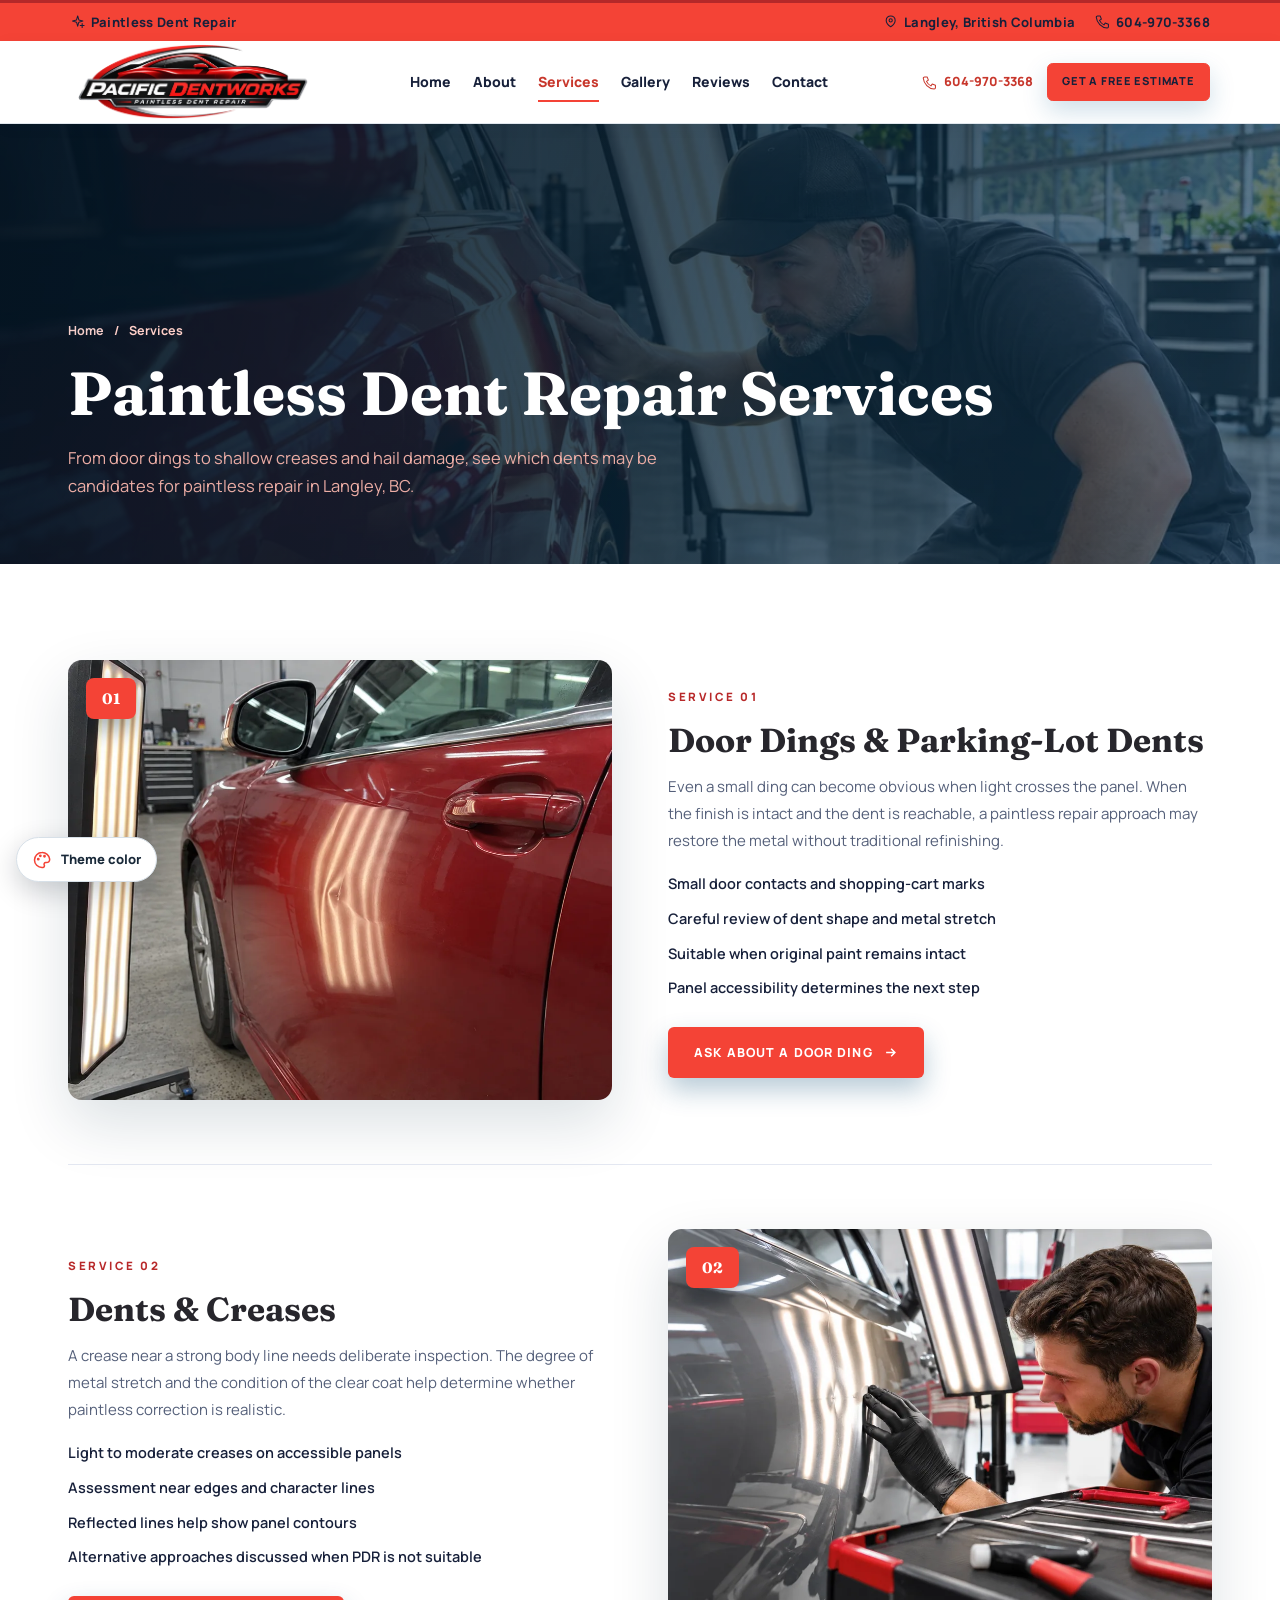
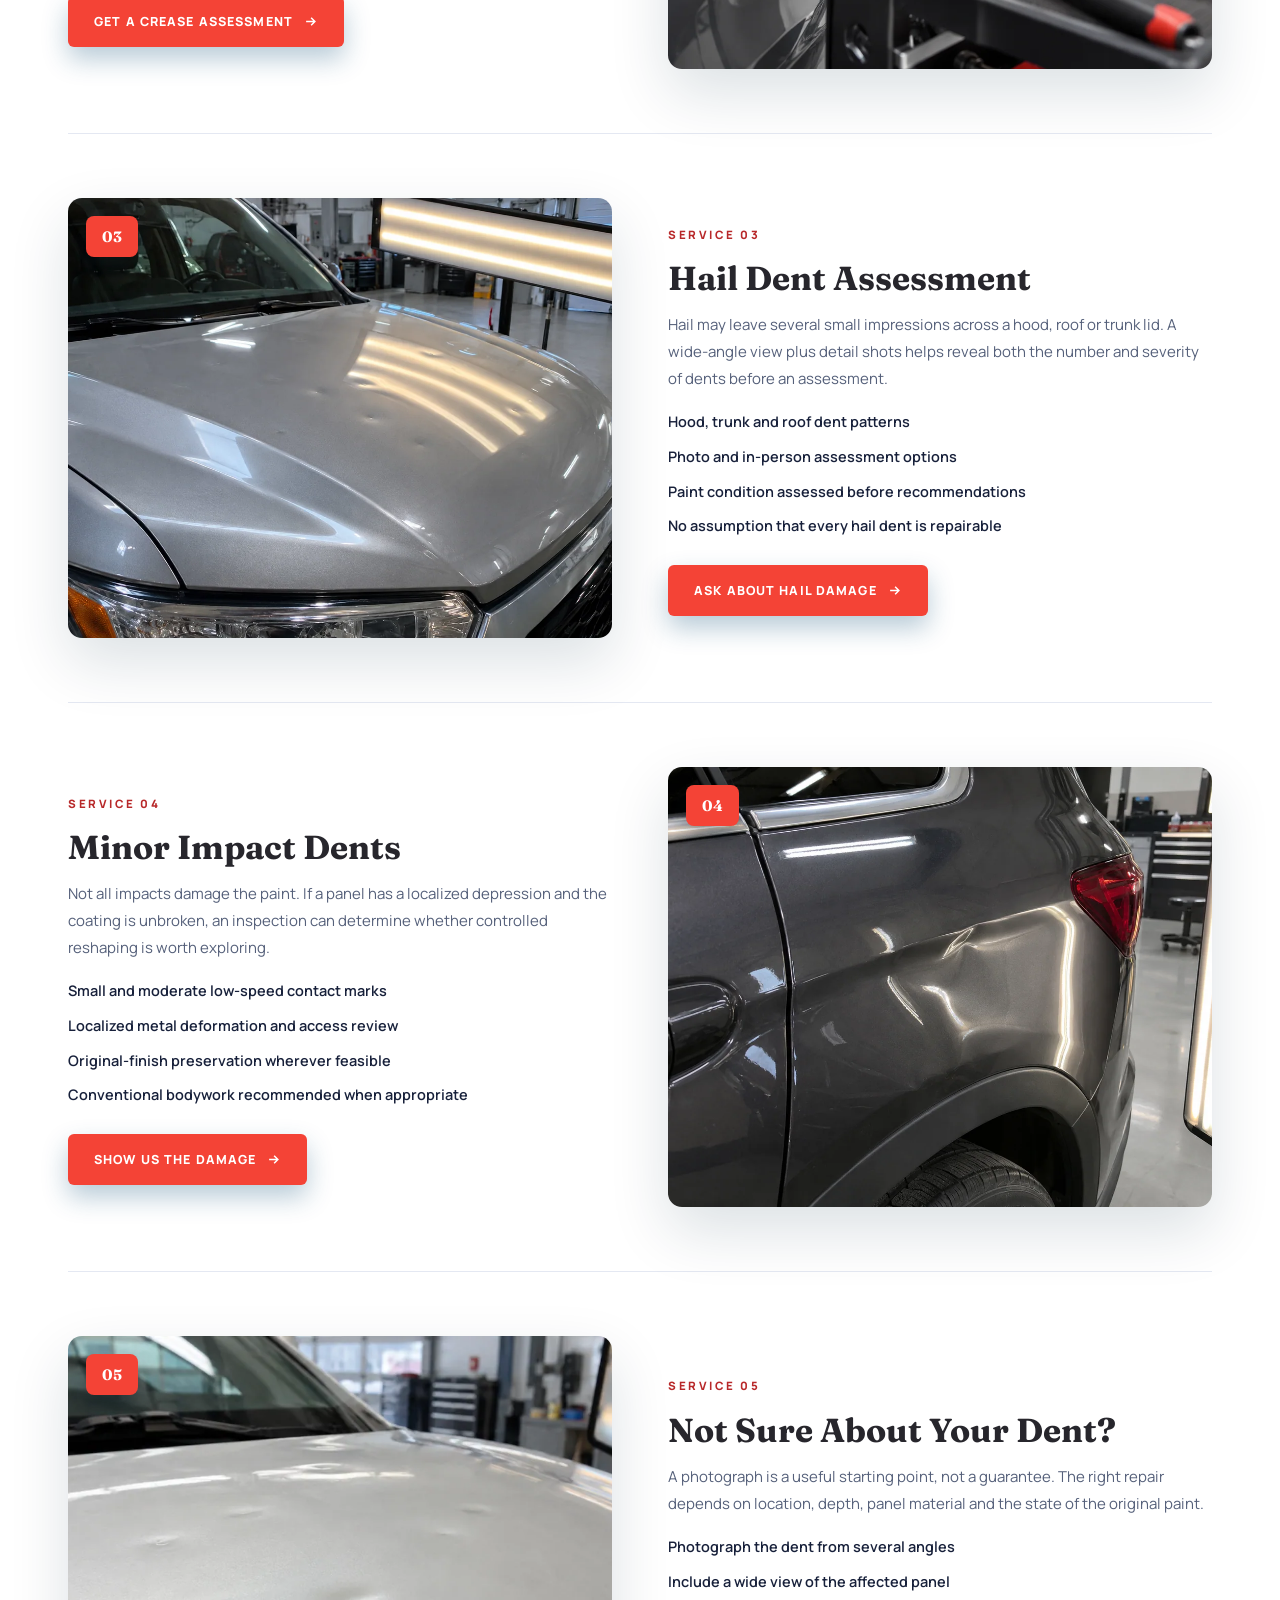
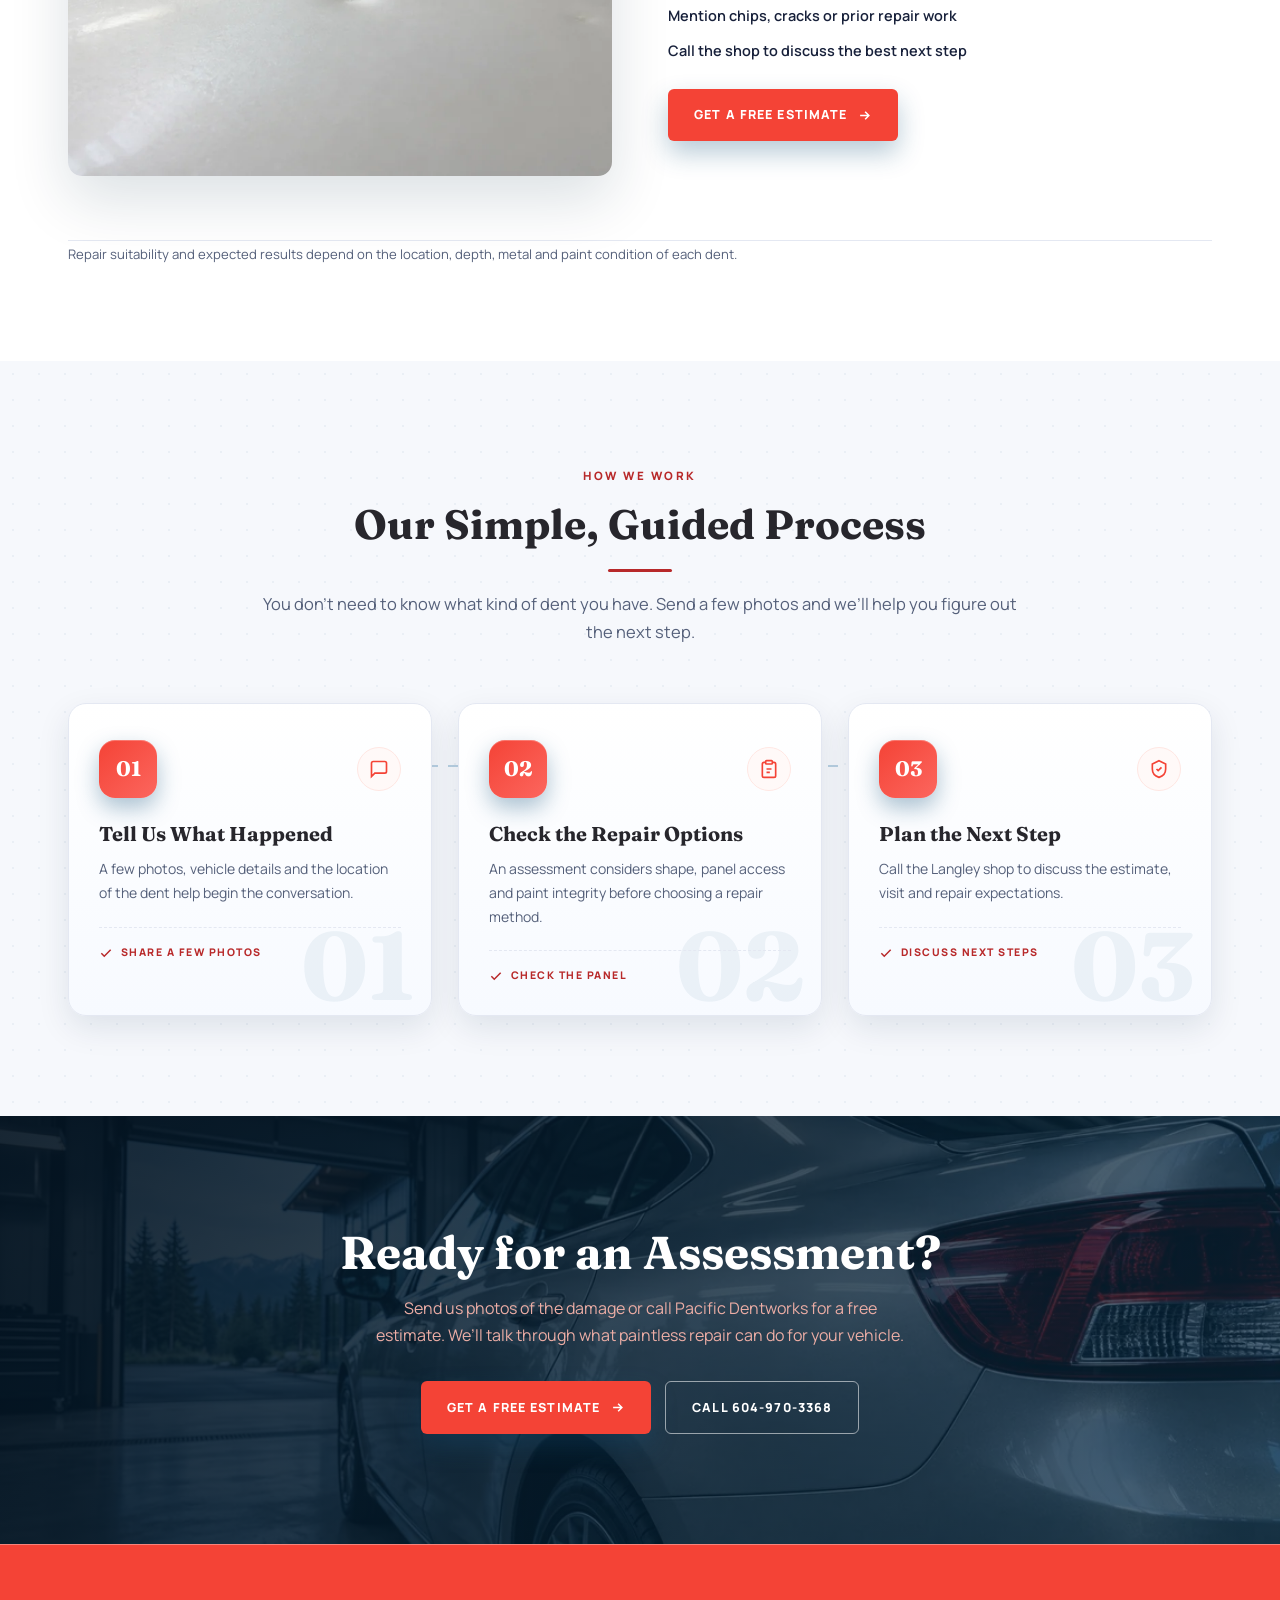
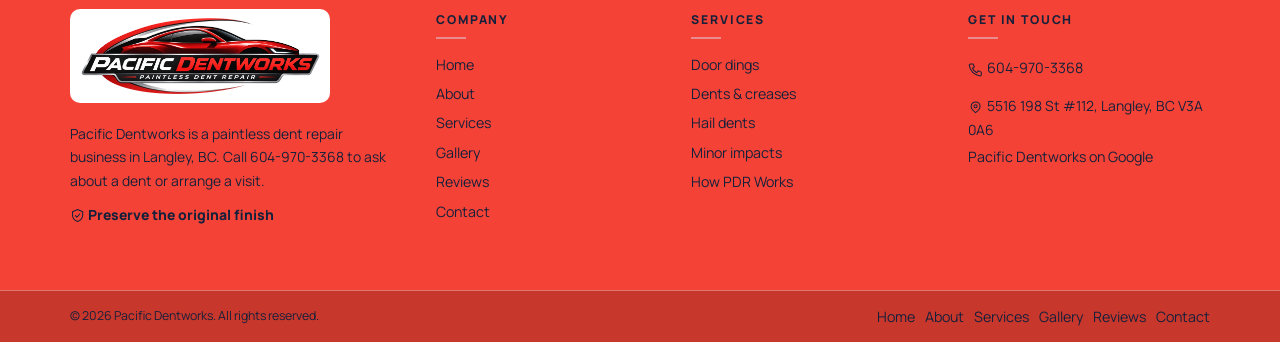
<file: services.html>
<!doctype html>
<!DOCTYPE html>

<!DOCTYPE html>

<html lang="en"><head><meta charset="utf-8"/><meta content="width=device-width,initial-scale=1" name="viewport"/>
<meta content="#f44336" name="theme-color"/><title>Paintless Dent Repair Services | Pacific Dentworks Langley</title><meta content="Explore paintless dent repair for suitable door dings, creases, hail dents and minor impact damage at Pacific Dentworks in Langley, BC." name="description"/>
<meta content="website" property="og:type"/><meta content="Paintless Dent Repair Services | Pacific Dentworks" property="og:title"/><meta content="Explore Pacific Dentworks’s paintless dent repair services in Langley, BC, including door dings, creases, hail dents, and minor impacts. Get a free estimate." property="og:description"/>
<style>
/* Showtime PDR | reference-inspired visual system, written for this project. */
@font-face{font-family:Fraunces;src:url('[data-uri]') format('woff2');font-weight:600 700;font-display:swap}
@font-face{font-family:Fraunces;src:url('[data-uri]') format('woff2');font-weight:600 700;font-style:italic;font-display:swap}
@font-face{font-family:Manrope;src:url('[data-uri]') format('woff2');font-weight:400 800;font-display:swap}
:root{--navy:var(--theme-navy,#19252d);--navy-light:var(--theme-navy-light,#49373a);--blue:var(--theme-primary,#f44336);--blue-hover:var(--theme-hover,#d83226);--red:#a9252a;--brand-red:#b42829;--sky:var(--theme-sky,#ffb9b1);--pale:var(--theme-pale,#fff4f1);--paper:#f5f7fb;--line:#e0e6ed;--line-strong:#acbbca;--ink:#17203a;--copy:#4d596d;--white:#fff;--shell:1140px;--gutter:clamp(1.25rem,4.7vw,3rem);--section:clamp(3.75rem,7.1vw,6.8rem);--display:Fraunces,Georgia,serif;--text:Manrope,system-ui,sans-serif;--shadow:0 17px 44px #0b365619;--shadow-deep:0 23px 61px #0b365628;--nav-height:4.52rem;--radius:.77rem;color-scheme:light;accent-color:var(--blue)}
*,*::before,*::after{box-sizing:border-box}
html{scroll-behavior:smooth}
body{margin:0;background:var(--white);color:var(--ink);font:400 1rem/1.7 var(--text);-webkit-font-smoothing:antialiased}
body:has(dialog[open]){overflow:hidden}
[hidden]{display:none!important}
h1,h2,h3,p,figure,ul{margin:0}
h1,h2,h3{font-family:var(--display);line-height:1.16;font-weight:700;color:var(--navy)}
h2{font-size:clamp(2rem,3.65vw,2.95rem);letter-spacing:-.026em}
h3{font-size:clamp(1.2rem,2vw,1.55rem);letter-spacing:-.012em}
p{color:var(--copy)}
img{display:block;max-width:100%;height:auto}
a{color:inherit}
button,input,textarea,select{font:inherit}
button{cursor:pointer}
button:disabled{cursor:default}
[id]{scroll-margin-top:calc(var(--nav-height) + 1.25rem)}
:focus-visible{outline:3px solid var(--blue);outline-offset:4px}
:is(.hero,.mast,.topbar,.footer,.review-cta) :focus-visible{outline-color:var(--sky)}
.sr,.skip:not(:focus){position:absolute!important;clip-path:inset(50%);width:1px;height:1px;overflow:hidden;white-space:nowrap}
.skip{position:fixed;z-index:70;top:.5rem;left:.5rem;background:var(--white);padding:.55rem .8rem}
.shell{width:min(calc(100% - 2 * var(--gutter)),var(--shell));margin-inline:auto}
.section{padding-block:var(--section)}
.soft,.dotted,.begin{background-color:var(--paper)}
.dotted,.begin{background-image:radial-gradient(#18517a14 1px,transparent 1px);background-size:26px 26px}
.meet{background-image:linear-gradient(90deg,#e7eef461 1px,transparent 1px),linear-gradient(#e7eef461 1px,transparent 1px);background-size:56px 56px}
.icon{width:1.22rem;height:1.22rem;flex:none;vertical-align:middle}
.label{font:800 .73rem/1.45 var(--text);letter-spacing:.18em;text-transform:uppercase;color:var(--red)}
.section-head{margin-bottom:clamp(1.75rem,4vw,3rem)}
.section-head--center{text-align:center}
.section-head h2{margin-top:.64rem}
.section-head>i{display:block;width:3.8rem;height:3px;margin:.92rem 0 .8rem;border-radius:2rem;background:var(--red)}
.section-head--center>i{margin-inline:auto}
.section-head p:not(.label){max-width:66ch}
.section-head--center p:not(.label){margin-inline:auto}
.section-action,.actions{display:flex;align-items:center;flex-wrap:wrap;gap:.8rem}
.section-action{justify-content:center;margin-top:2.55rem}
.button{display:inline-flex;align-items:center;justify-content:center;gap:.55rem;min-height:3.25rem;padding:.67rem 1.47rem;border:1px solid transparent;border-radius:.36rem;text-align:center;line-height:1.35;text-decoration:none;font-size:.77rem;font-weight:800;letter-spacing:.075em;text-transform:uppercase;transition:color .22s,background-color .22s,border-color .22s,box-shadow .22s,translate .22s}
.button .icon{width:.98rem;height:.98rem}
.button--primary{background:var(--blue);color:var(--white);border-color:var(--blue);box-shadow:0 10px 25px #17659635}
.button--outline{background:transparent;color:var(--blue-hover);border-color:var(--blue)}
.button--ghost{background:#0e344737;color:var(--white);border-color:#ffffffa1}
.button--white{background:var(--white);color:var(--blue-hover);border-color:var(--white)}
.learn{display:inline-flex;align-items:center;gap:.35rem;color:var(--red);font-size:.75rem;font-weight:800;text-decoration:none;letter-spacing:.085em;text-transform:uppercase}
.learn .icon{width:.84rem;height:.84rem}
.control{width:2.9rem;height:2.9rem;display:inline-grid;place-content:center;flex:none;background:var(--white);color:var(--blue-hover);border:1px solid #5a93b9;border-radius:50%;transition:background .2s,color .2s,border-color .2s}
.control .icon{width:1.15rem;height:1.15rem}
.round-icon{display:inline-grid;place-items:center;background:var(--blue);color:var(--white);border-radius:50%;width:2.75rem;height:2.75rem;flex:none;box-shadow:0 8px 23px #1a6aa04d}
.round-icon .icon{width:1.13rem;height:1.13rem}
@media (min-width:876px){
 .button:hover{translate:0 -2px}
 .button--primary:hover{background:var(--blue-hover);border-color:var(--blue-hover)}
 .button--outline:hover,.control:hover{background:var(--blue-hover);color:var(--white);border-color:var(--blue-hover)}
 .button--ghost:hover{background:#ffffff25;color:var(--white);border-color:var(--white)}
 .button--white:hover{background:var(--pale);border-color:var(--pale)}
 .learn:hover{text-decoration:underline;text-underline-offset:.27em}
}
.topbar{background:var(--blue);color:var(--white);border-top:3px solid var(--brand-red);font-size:.8125rem;font-weight:750;letter-spacing:.025em}
.topbar-inner,.topbar-inner div{display:flex;align-items:center;justify-content:space-between;gap:1.25rem}
.topbar-inner{min-height:2.37rem}
.topbar-inner :is(span,a){display:inline-flex;align-items:center;gap:.34rem;text-decoration:none}
.topbar .icon,.header-phone .icon{width:.96rem;height:.96rem}
.header{position:sticky;top:0;z-index:20;background:var(--white);border-bottom:1px solid var(--line);box-shadow:0 3px 17px #0b36560a}
.header-inner{min-height:var(--nav-height);display:flex;align-items:center;justify-content:space-between;gap:1rem}
.brand{display:inline-flex;align-items:center;gap:.57rem;text-decoration:none;line-height:1.08;flex:none;color:var(--navy)}
.brand svg{width:2.66rem;height:2.5rem;flex:none;color:var(--blue)}
.brand strong{display:block;font:700 1.36rem/1.06 var(--display)}
.brand small{display:block;margin-top:.22rem;font-size:.55rem;letter-spacing:.18em;text-transform:uppercase;font-weight:800}
.desktop-nav{display:flex;align-items:center;gap:clamp(.6rem,1.72vw,1.45rem)}
.desktop-nav a{font-size:.875rem;font-weight:800;text-decoration:none;padding:.37rem 0;white-space:nowrap}
.desktop-nav a[aria-current=page]{color:var(--blue-hover);box-shadow:0 2px 0 var(--blue)}
.header-actions{display:flex;align-items:center;gap:.87rem}
.header-actions .button{min-height:2.38rem;padding:.52rem .88rem;font-size:.69rem;white-space:nowrap}
.header-phone{font-size:.79rem;color:var(--blue-hover);font-weight:800;text-decoration:none;white-space:nowrap}
.header-phone .icon{margin-right:.22rem}
.menu-trigger{display:none;border-radius:.4rem}
.menu-trigger>span{height:1.5px;width:1.15rem;background:currentColor;margin-block:2.8px}
.menu{max-width:100%;max-height:none;width:min(440px,100%);height:100%;margin:0 0 0 auto;background:var(--white);border:0;padding:1.15rem var(--gutter);color:var(--navy)}
.menu::backdrop,.lightbox::backdrop{background:#09283ab3}
.menu-head{display:flex;justify-content:space-between;align-items:center;border-bottom:1px solid var(--line);padding-bottom:.75rem;gap:.6rem}
.menu nav{display:grid;margin:.7rem 0 1.2rem}
.menu nav a{font:700 1.3rem/1.4 var(--display);padding:.6rem .15rem;text-decoration:none;border-bottom:1px solid var(--line)}
.menu nav a[aria-current=page]{color:var(--blue)}
.hero{position:relative;isolation:isolate;overflow:hidden;background:var(--theme-950,#18232a);color:var(--white);min-height:clamp(600px,75svh,740px);display:grid;align-items:center;padding-block:3.2rem 6.2rem}
.hero-visuals,.hero-photo,.hero-photo img{position:absolute;inset:0;width:100%;height:100%;pointer-events:none}
.hero-visuals{z-index:-2}
.hero-photo{opacity:0;transition:opacity .6s ease}
.hero-photo.current{opacity:1}
.hero-photo img{object-fit:cover;object-position:59% 54%}
.hero-photo:nth-child(2) img{object-position:58% 52%}
.hero-photo:nth-child(3) img{object-position:54% 58%}
.hero::before{content:"";position:absolute;inset:0;z-index:-1;background:linear-gradient(90deg,#082235f2 0%,#0a293fd6 27%,#0b2c445e 69%,#0a253619 100%),linear-gradient(0deg,#0825388f 0%,transparent 56%)}
.hero-inner{position:relative;display:grid;align-items:center;min-height:300px}
.hero-copy{max-width:min(690px,70vw)}
.hero-copy .label{display:flex;align-items:center;gap:.72rem;color:var(--sky);font-size:.8rem}
.hero-copy .label::before{content:"";width:2.35rem;height:2px;background:#d04c52;flex:none}
.hero h1{margin:.98rem 0 1.35rem;color:var(--white);font-size:clamp(3.3rem,4.72vw,4.55rem);line-height:1.13;letter-spacing:-.027em}
.hero h1 em{color:var(--sky);font-weight:650}
.tag-line{display:flex;flex-wrap:wrap;gap:.2rem .79rem;align-items:center;list-style:none;padding:0;color:var(--navy);font-size:.95rem;font-weight:800}
.tag-line li{display:inline-flex;align-items:center;gap:.72rem}
.tag-line li+li::before{content:"";width:6px;height:6px;display:block;background:var(--brand-red);transform:rotate(45deg);flex:none}
.hero .tag-line{color:#f3f8fc}
.hero .actions{margin-top:1.98rem}
.hero-arrow{position:absolute;top:50%;z-index:2;transform:translateY(-50%);background:#082a424d;border-color:#e9f7ff76;color:var(--white)}
.hero-prev{left:clamp(.55rem,1.65vw,1.6rem)}
.hero-next{right:clamp(.55rem,1.65vw,1.6rem)}
.hero-badge{display:flex;align-items:center;gap:.57rem;position:absolute;right:0;bottom:-.55rem;padding:.73rem .92rem;border:1px solid #d1e0e26e;border-radius:.83rem;background:#092b41a8;color:var(--white);backdrop-filter:blur(8px);font-size:.82rem;line-height:1.45}
.hero-badge .icon{color:var(--sky)}
.hero-badge span span,.hero-badge small,.hero-badge strong{display:block}
.hero-badge small{color:var(--theme-100,#e1edf5);font-size:.73rem;margin-top:.12rem}
.hero-controls{position:absolute;display:flex;align-items:center;gap:.65rem;right:var(--gutter);bottom:4.5rem;z-index:4}
.hero-controls [role=group]{display:flex;gap:.1rem}
.hero-dot{padding:0;border:0;background:transparent;width:1.35rem;height:2.75rem;display:grid;place-items:center}
.hero-dot::after{content:"";display:block;width:.5rem;height:.5rem;border:1px solid var(--white);border-radius:50%;background:transparent}
.hero-dot[aria-pressed=true]::after{background:var(--white)}
.slide-count{color:var(--white);font-size:.74rem;font-weight:800;white-space:nowrap;text-shadow:0 2px 5px #000}
.hero-toggle{width:2.75rem;height:2.75rem;background:#082a426b;color:var(--white);border-color:#e9f7ff76}
.hero-toggle .icon{width:.9rem;height:.9rem}
.proof-wrap{position:relative;z-index:5;margin-top:-5.02rem}
.proof-card{display:grid;grid-template-columns:repeat(4,minmax(0,1fr));align-items:center;min-height:7.65rem;border:1px solid var(--line);border-radius:.86rem;background:var(--white);box-shadow:var(--shadow-deep);padding:1.14rem .23rem}
.proof-card>div{text-align:center;padding:.35rem .44rem}
.proof-card>div+div{border-left:1px solid var(--line)}
.proof-card strong,.proof-card span{display:block}
.proof-card strong{font:700 clamp(1.45rem,2.55vw,2.14rem)/1.13 var(--display);color:var(--navy-light);letter-spacing:-.025em}
.proof-card sup{vertical-align:super;color:var(--red);font-size:.42em}
.proof-card span{margin-top:.47rem;font-size:.68rem;font-weight:800;letter-spacing:.12em;text-transform:uppercase;color:var(--copy)}
.intro{padding-top:clamp(3.2rem,6.6vw,5.9rem)}
.intro-grid,.meet-grid,.contact-grid,.service-detail,.method-grid{display:grid;grid-template-columns:minmax(0,1.04fr) minmax(0,.96fr);align-items:center;gap:clamp(1.65rem,5vw,4.35rem)}
.intro-copy h2,.meet h2,.contact-copy h2{margin:.62rem 0 .93rem}
.intro-copy p:not(.label),.meet p:not(.label){margin-top:.75rem;font-size:1.04rem}
.intro-copy .tag-line{margin-top:1.1rem}
.intro-copy .actions{margin-top:1.4rem}
.why-panel{position:relative;overflow:hidden;border:1px solid #dce4ec;border-radius:.9rem;padding:clamp(1.16rem,3vw,2.4rem);background:linear-gradient(125deg,#eaf2fc,#eff2f9);box-shadow:var(--shadow)}
.why-panel::before,.review-card::before{content:"";position:absolute;inset:0 0 auto;height:4px;background:linear-gradient(90deg,var(--blue),var(--brand-red))}
.why-panel h3{font-size:clamp(1.22rem,2.04vw,1.61rem);margin-bottom:.97rem}
.why-panel ul{list-style:none;padding:0}
.why-panel li{display:flex;align-items:flex-start;gap:.8rem;padding:.72rem 0}
.why-panel li+li{border-top:1px dashed #c8d3e0}
.why-panel strong{font-weight:800}
.why-panel li p{font-size:.93rem;margin-top:.15rem;line-height:1.55}
.service-grid{display:grid;grid-template-columns:repeat(4,minmax(0,1fr));gap:clamp(.8rem,2vw,1.5rem)}
.service-card,.review-card,.process-card,.gallery-card,.form-card{background:var(--white);border:1px solid var(--line);border-radius:var(--radius);box-shadow:var(--shadow)}
.service-card{display:flex;flex-direction:column;overflow:hidden}
.service-media{aspect-ratio:1.52;background:var(--pale);overflow:hidden}
.service-media img,.detail-image img{width:100%;height:100%;object-fit:cover;transition:scale .26s}
.hail-visual,.hail-visual svg{position:relative;width:100%;height:100%}
.hail-visual svg{display:block;object-fit:cover}
.hail-visual span{position:absolute;right:.55rem;bottom:.52rem;background:#fffffff0;padding:.25rem .39rem;border-radius:.22rem;color:var(--navy);font-size:.65rem;font-weight:800}
.service-body{flex:1;display:flex;flex-direction:column;align-items:center;text-align:center;padding:0 .95rem 1.43rem}
.service-body .round-icon{margin-top:-1.52rem;position:relative;width:3rem;height:3rem;border:3px solid var(--white);box-shadow:0 7px 16px #1a6aa04d}
.service-body h3{margin:.6rem 0 .52rem}
.service-body p{font-size:.9rem;line-height:1.62;margin-bottom:1.07rem}
.service-body .learn{margin-top:auto}
.review-grid,.process-grid{display:grid;grid-template-columns:repeat(3,minmax(0,1fr));gap:clamp(.92rem,2.1vw,1.6rem)}
.review-card,.process-card{position:relative;overflow:hidden;display:flex;flex-direction:column;align-items:flex-start;min-width:0;padding:clamp(1.12rem,2.5vw,1.85rem)}
.review-card h3,.process-card h3{margin:.85rem 0 .58rem}
.review-card p,.process-card p{font-size:.95rem;margin-bottom:1rem}
.review-card .learn{margin-top:auto}
.meet-grid{grid-template-columns:minmax(0,.88fr) minmax(0,1.12fr)}
.meet-media{position:relative}
.meet-media::after{content:"";position:absolute;z-index:-1;inset:1rem -1rem -1rem 1rem;border:2px solid var(--blue);border-radius:.85rem}
.meet-media img{width:100%;aspect-ratio:1.14;object-fit:cover;border-radius:.85rem;box-shadow:var(--shadow-deep)}
.meet-media figcaption{position:absolute;left:1rem;bottom:1rem;background:var(--blue);color:var(--white);border:1px solid #ffffffe0;padding:.58rem .8rem;border-radius:.43rem;box-shadow:var(--shadow)}
.meet-media figcaption strong,.meet-media figcaption small{display:block}
.meet-media figcaption strong{font:700 1.2rem/1.12 var(--display)}
.meet-media figcaption small{font-weight:750;font-size:.66rem;margin-top:.21rem;letter-spacing:.09em;text-transform:uppercase}
.meet p.meet-location{color:var(--red);font-size:.78rem;font-weight:800;letter-spacing:.08em;text-transform:uppercase}
.check-grid{display:grid;grid-template-columns:repeat(2,minmax(0,1fr));gap:.5rem .69rem;list-style:none;padding:0;margin:1.12rem 0}
.check-grid li{display:flex;align-items:start;gap:.35rem;color:var(--navy);font-size:.95rem;font-weight:750}
.check-grid .icon{color:var(--blue);width:1.04rem;height:1.04rem;margin-top:.29rem}
.step-number{position:absolute;top:1.18rem;right:1.35rem;font:700 2.4rem/.95 var(--display);color:#b0c9dd}
.process-card small{display:flex;align-items:center;gap:.35rem;margin-top:auto;color:var(--blue-hover);font-size:.76rem;font-weight:800}
.process-card small .icon{width:.9rem;height:.9rem}
.contact-sec{position:relative;isolation:isolate;overflow:hidden;background:linear-gradient(135deg,var(--theme-navy,#19252d),var(--theme-800,#803e43));color:var(--white)}
.contact-sec::before,.review-cta::before{content:"";position:absolute;z-index:-1;width:29rem;height:29rem;border:1px solid #ffffff34;border-radius:50%;right:-8rem;top:-13rem;pointer-events:none}
.contact-grid{grid-template-columns:minmax(0,.94fr) minmax(0,1.06fr);align-items:start}
.contact-copy h2{color:var(--white);font-size:clamp(2.2rem,4vw,3.38rem)}
.contact-copy>.label{color:var(--sky)}
.contact-copy>p:not(.label),.contact-list li div>span{color:#e0ebf4}
.contact-list{list-style:none;padding:0;margin:1.35rem 0}
.contact-list li{display:flex;align-items:center;gap:.7rem;margin-bottom:.7rem}
.contact-list li div>*{display:block}
.contact-list li strong{font-size:.91rem}
.contact-list li a,.contact-list li div>span{font-size:.9rem}
.contact-list li a{color:var(--white);text-underline-offset:.22em}
.form-card{color:var(--ink);padding:clamp(1.15rem,3.2vw,2.3rem)}
.form-card h3{font-size:clamp(1.5rem,3vw,2.4rem);margin-bottom:.47rem}
.form-card>p{margin-bottom:.85rem;font-size:.93rem}
.form-notice,.form-status{padding:.63rem .73rem;border-radius:.36rem;background:var(--pale);border-left:3px solid var(--blue);color:var(--navy);font-size:.86rem}
.form-status{margin-top:.65rem}
.form-grid{display:grid;grid-template-columns:repeat(2,minmax(0,1fr));gap:.76rem}
.form-grid label,.uploads label{display:grid;gap:.22rem;min-width:0;font-size:.81rem;font-weight:800}
.form-grid .wide{grid-column:1/-1}
.form-grid :is(input,select,textarea){min-height:45px;width:100%;min-width:0;padding:.52rem .58rem;border:1px solid var(--line-strong);border-radius:.34rem;background:#f8fafc;color:var(--ink);font-size:1rem;font-weight:500}
.form-grid textarea{resize:vertical}
.uploads{padding:.62rem .05rem;margin:.35rem 0 .68rem}
.uploads summary{font-size:.91rem;font-weight:800;color:var(--blue-hover);cursor:pointer}
.uploads p{font-size:.85rem;margin-top:.45rem}
.uploads input{min-width:0;width:100%;font-size:.82rem}
.uploads label{margin-top:.45rem}
.uploads input::file-selector-button{border:1px solid var(--line-strong);background:var(--paper);color:var(--ink);border-radius:.3rem;padding:.38rem}
.review-cta{position:relative;isolation:isolate;overflow:hidden;text-align:center;padding-block:clamp(2.75rem,5.7vw,4.85rem);background:var(--blue);color:var(--white)}
.review-cta h2,.review-cta p{color:var(--white)}
.review-cta p{margin:.7rem auto 1.1rem;max-width:55ch}
.footer{background:var(--blue);color:#f4f9ff;border-top:1px solid #ffffff57}
.footer-grid{padding-block:clamp(2.2rem,5vw,4rem);display:grid;grid-template-columns:1.32fr .86fr .95fr 1fr;gap:clamp(1rem,3.7vw,3rem)}
.footer .brand,.footer .brand svg{color:var(--white)}
.footer p,.footer a:not(.brand){color:#f4f9ff}
.footer-grid p{font-size:.87rem;margin-top:.63rem}
.foot-badge{font-weight:800}
.foot-badge .icon,.foot-link .icon,.footer-grid p .icon{width:.95rem;height:.95rem}
.footer-grid h2{font-family:var(--text);font-size:.76rem;font-weight:800;letter-spacing:.15em;text-transform:uppercase;color:var(--white);margin:.22rem 0 .82rem}
.footer-grid h2::after{content:"";width:1.85rem;height:2px;background:#e98c90;display:block;margin-top:.66rem}
.footer-grid nav{display:grid;gap:.33rem}
.footer a:not(.brand){font-size:.89rem;text-decoration:none}
.foot-link{display:inline-block;margin:.22rem 0}
.footer-base{border-top:1px solid #ffffff55}
.footer-base .shell{padding-block:.83rem;display:flex;justify-content:space-between;gap:.8rem;align-items:center}
.footer-base p,.footer-base nav a{font-size:.77rem}
.footer-base nav{display:flex;flex-wrap:wrap;gap:.3rem .61rem}
.back-top{position:fixed;right:clamp(.8rem,2vw,1.55rem);bottom:clamp(.85rem,2vw,1.5rem);z-index:10;display:grid;place-items:center;width:2.9rem;height:2.9rem;border-radius:50%;border:1px solid #c7dfef;background:var(--blue);color:var(--white);box-shadow:var(--shadow)}
@media (min-width:876px){
 .desktop-nav a:hover{color:var(--blue-hover)}
 .service-card:hover img,.work-card:hover img{scale:1.045}
 .footer a:not(.brand):hover,.topbar a:hover{text-decoration:underline;text-underline-offset:.2em}
}
@media(max-width:1100px){.header-phone{display:none}.hero-inner{padding-inline:.8rem}}
@media(max-width:875px){
 :root{--nav-height:4.1rem}
 .desktop-nav{display:none}
 .menu-trigger{display:inline-grid}
 body:not(.js-ready) .desktop-nav{display:flex;flex-wrap:wrap;gap:.3rem .72rem}
 body:not(.js-ready) .menu-trigger{display:none}
 .hero{min-height:570px;padding-block:2.75rem 5.7rem}
 .hero-copy{max-width:min(610px,84vw)}
 .hero h1{font-size:clamp(2.78rem,6.2vw,3.85rem)}
 .hero-badge{display:none}
 .hero-controls{bottom:4.63rem}
 .hero-arrow{top:auto;bottom:5.4rem;transform:none}
 .hero-next{left:4rem;right:auto}
 .hero-prev{left:var(--gutter)}
 .intro-grid,.meet-grid,.contact-grid,.method-grid{grid-template-columns:1fr}
 .meet-media{max-width:590px}
 .service-grid{grid-template-columns:repeat(2,minmax(0,1fr))}
 .work-track{grid-auto-columns:calc((100% - 2rem)/2.1)}
 .gallery-grid{grid-template-columns:repeat(2,minmax(0,1fr))}
 .footer-grid{gap:1.2rem;grid-template-columns:repeat(2,minmax(0,1fr))}
}
@media(max-width:570px){
 :root{--gutter:1.14rem}
 .topbar-inner{min-height:2.05rem;font-size:.69rem;gap:.3rem}
 .topbar-inner div{gap:.25rem}
 .topbar-inner div span{display:none}
 .topbar .icon{width:.81rem;height:.81rem}
 .header-inner{gap:.46rem}
 .header-actions{gap:.42rem}
 .header-actions>.button{min-height:2.45rem;max-width:7.4rem;font-size:.61rem;padding:.38rem .48rem;white-space:normal}
 .brand{gap:.38rem}
 .brand svg{width:2.03rem;height:2rem}
 .brand strong{font-size:1.18rem}
 .brand small{font-size:.45rem;letter-spacing:.085em}
 body:not(.js-ready) .header-inner{flex-wrap:wrap;padding-block:.46rem}
 .menu-trigger{width:2.75rem;height:2.75rem}
 .hero{min-height:590px;padding-block:2.65rem 6rem}
 .hero-inner{padding-inline:0}
 .hero-copy{max-width:100%}
 .hero-copy .label{font-size:.68rem;letter-spacing:.12em;gap:.4rem}
 .hero-copy .label::before{width:1.2rem}
 .hero h1{font-size:clamp(2.42rem,8.8vw,3.23rem);margin:.66rem 0 1.06rem}
 .hero::before{background:linear-gradient(90deg,#082235ed,#0a293f93),linear-gradient(0deg,#082538aa,transparent 57%)}
 .hero .actions{margin-top:1.18rem;gap:.48rem}
 .hero .button{font-size:.69rem;min-height:2.9rem;padding-inline:.75rem}
 .hero .tag-line{font-size:.83rem;gap:.19rem .46rem}
 .tag-line li{gap:.42rem}
 .tag-line li+li::before{width:5px;height:5px}
 .hero-arrow{width:2.75rem;height:2.75rem;bottom:5rem}
 .hero-next{left:calc(var(--gutter) + 3.21rem)}
 .hero-controls{bottom:5rem;gap:.3rem}
 .hero-dot{width:1.1rem}
 .proof-wrap{margin-top:-3.15rem}
 .proof-card{grid-template-columns:repeat(2,minmax(0,1fr));padding:.29rem .28rem;min-height:0}
 .proof-card>div{padding:.62rem .32rem}
 .proof-card>div:nth-child(3){border-left:0}
 .proof-card>div:nth-child(n+3){border-top:1px solid var(--line)}
 .proof-card span{font-size:.61rem;margin-top:.27rem}
 .section-head--center p:not(.label){max-width:100%}
 .section-action{margin-top:1.65rem}
 .service-grid,.work-track{gap:.63rem}
 .service-body{padding:0 .63rem 1.03rem}
 .service-body p{font-size:.86rem}
 .service-body h3{font-size:1.14rem}
 .service-body .round-icon{width:2.67rem;height:2.67rem;margin-top:-1.34rem}
 .work-track{grid-auto-columns:84%}
 .work-controls{gap:.33rem;margin-bottom:1.42rem}
 .work-controls .control{width:2.75rem;height:2.75rem}
 .review-grid,.process-grid,.gallery-grid,.service-detail,.form-grid{grid-template-columns:1fr}
 .service-detail:nth-child(even) .detail-image{order:0}
 .footer-base .shell,.end-cta .shell{display:grid}
 .end-cta .actions{flex:auto}
 .reflection-controls{flex-wrap:wrap}
 .reflection-controls label{flex-basis:100%}
 .contact-grid .form-card{grid-row:2}
}
@media(max-width:350px){.header-actions>.button{display:none}}
/* Motion intentionally enabled for this client-requested animated edition. */
@media(min-width:876px){.hero-controls{bottom:5.25rem}}
@media(max-width:400px){.topbar-inner>:first-child{letter-spacing:0}}

/* Client-supplied Recent Work comparison component */
#results .gal-grid{display:grid;gap:22px}
@media(min-width:640px){#results .gal-grid{grid-template-columns:1fr 1fr}}
@media(min-width:1020px){#results .gal-grid{grid-template-columns:repeat(3,1fr)}}
#results .gcard{position:relative;border-radius:8px;overflow:hidden;border:1px solid var(--line);background:var(--stone);box-shadow:0 8px 26px rgba(20,23,27,.08)}
#results .gcard .ba{position:relative;aspect-ratio:4/3;overflow:hidden}
#results .gcard .ba img{position:absolute;inset:0;width:100%;height:100%;object-fit:cover;transition:transform .8s var(--ease)}
@media (min-width:876px){#results .gcard:hover .ba img{transform:scale(1.045)}}
#results .gcard .ba .aft{clip-path:inset(0 0 0 var(--pos,50%))}
#results .gcard .bar{position:absolute;top:0;bottom:0;left:var(--pos,50%);width:1.5px;background:#fff;box-shadow:0 0 14px rgba(0,0,0,.45);z-index:2;pointer-events:none}
#results .gcard .knob{position:absolute;top:50%;left:var(--pos,50%);transform:translate(-50%,-50%);width:44px;height:44px;border-radius:50%;background:rgba(11,13,16,.55);-webkit-backdrop-filter:blur(4px);backdrop-filter:blur(4px);border:1.5px solid var(--gold);color:var(--gold);display:grid;place-items:center;z-index:2;pointer-events:none}
#results .gcard .knob svg{width:18px;height:18px}
#results .gcard input[type=range]{position:absolute;inset:0;z-index:3;width:100%;height:100%;opacity:0;cursor:ew-resize;margin:0;-webkit-appearance:none;appearance:none}
#results .gcard input[type=range]::-webkit-slider-thumb{-webkit-appearance:none;width:48px;height:48px}
#results .gcard input[type=range]::-moz-range-thumb{width:48px;height:48px;border:0;background:transparent}
#results .gcard .ba:has(input:focus-visible) .knob{outline:2px solid var(--gold);outline-offset:3px}
#results .gcard .tagchip{position:absolute;top:12px;z-index:2;font:800 10px/1 var(--font-body);letter-spacing:.16em;text-transform:uppercase;color:var(--ivory);background:rgba(11,13,16,.66);padding:6px 9px;border-radius:4px;pointer-events:none}
#results .gcard .tb{left:12px}#results .gcard .ta{right:12px;background:rgba(154,116,36,.9);color:#fff}
#results .gcap{position:relative;z-index:2;display:flex;align-items:center;justify-content:space-between;gap:12px;padding:14px 16px;background:var(--white);border-top:1px solid var(--line)}
#results .gcap b{font:800 13.5px/1.3 var(--font-body);color:var(--ink)}
#results .gcap small{display:block;font:600 11.5px/1.4 var(--font-body);color:var(--slate)}
#results .gcap .pill{font:800 10px/1 var(--font-body);letter-spacing:.14em;text-transform:uppercase;color:var(--gold-ink);border:1px solid rgba(154,116,36,.45);border-radius:999px;padding:6px 10px;white-space:nowrap}
#results{--line:#e2ddd2;--stone:#efebe2;--ink:#14171b;--ivory:#f3efe6;--slate:#4a5360;--gold:#c9a24b;--gold-deep:#9a7424;--gold-ink:#7e5e1d;--font-body:var(--text);--ease:cubic-bezier(.2,.7,.3,1);background:#ffffff}
#results .sec-head{margin-bottom:clamp(1.7rem,4vw,2.95rem)}
#results .eyebrow{color:var(--red);font-size:.73rem;line-height:1.45;font-weight:800;letter-spacing:.18em;text-transform:uppercase}
#results .sec-head h2{margin:.58rem 0 .74rem}
#results .sec-head h2 em{color:var(--gold-ink);font-weight:600}
#results .sec-head .lead{max-width:62ch}
#results .gcard{min-width:0}
#results .gcard .ba img{user-select:none}
#results .gcard input[type=range]{touch-action:pan-y}
#results .gcard .ba:has(input:focus-visible){outline:3px solid var(--gold-ink);outline-offset:-3px}
#results .gcap b{display:block}
#results .gcap small{margin-top:.18rem}
#results .comparison-note{margin-top:1rem;font-size:.88rem;color:var(--slate)}
@media(max-width:360px){#results .gcap{gap:.5rem;padding-inline:.65rem}#results .gcap .pill{padding-inline:.43rem;letter-spacing:.09em}}

</style>
<script type="application/ld+json">{"@context": "https://schema.org", "@type": "AutoRepair", "name": "Pacific Dentworks", "telephone": "+1-604-970-3368", "address": {"@type": "PostalAddress", "streetAddress": "5516 198 St #112", "addressLocality": "Langley", "addressRegion": "BC", "postalCode": "V3A 0A6", "addressCountry": "CA"}, "sameAs": "https://share.google/NfgVOzUmy43S9VXc0"}</script><style id="showtime-restored-motion">

/* === Motion restoration: keyframes copied from client-provided animations.zip === */
:root{--showtime-ease:cubic-bezier(.2,.7,.3,1);--showtime-soft:cubic-bezier(.19,1,.22,1)}
@keyframes fscHeaderDrop{from{transform:translateY(-100%)}to{transform:translateY(0)}}
@keyframes fscNavLinkIn{to{opacity:1;transform:none}}
@keyframes fshHeroKB{from{transform:scale(1.06)}to{transform:scale(1)}}
@keyframes fshHeroRise{from{opacity:0;transform:translateY(28px)}to{opacity:1;transform:none}}
@keyframes fshRevealIn{from{opacity:0;transform:translateY(30px)}to{opacity:1;transform:translateY(0)}}
@keyframes fshWhyFlow{0%{background-position:0% 50%}50%{background-position:100% 50%}100%{background-position:0% 50%}}
@keyframes fshWhyBorder{0%,100%{border-color:var(--line)}30%{border-color:#ddd0ac}65%{border-color:#e7dcbc}}
@keyframes fshWhyBar{0%{background-position:0 0}100%{background-position:300% 0}}
@keyframes fshPageIn{from{opacity:0;transform:translateY(12px)}to{opacity:1;transform:none}}
/* The reference's 7-second Ken Burns treatment is restarted on each active hero photo. */
.hero-photo img{transform:scale(1.06);will-change:transform}
.hero-photo.current img{animation:fshHeroKB 7s var(--showtime-ease) both}
.hero-photo:not(.current) img{animation:none}
/* Same staggered text rise as the attached hero, including slide changes. */
.hero-copy.showtime-hero-enter>*{animation:fshHeroRise .9s var(--showtime-ease) both}
.hero-copy.showtime-hero-enter>*:nth-child(2){animation-delay:.12s}
.hero-copy.showtime-hero-enter>*:nth-child(3){animation-delay:.24s}
.hero-copy.showtime-hero-enter>*:nth-child(4){animation-delay:.36s}
/* Reference's scroll-triggered 30px reveal; cleanup in JS restores hover transforms. */
.showtime-motion-ready .showtime-reveal:not(.showtime-visible){opacity:0;transform:translateY(30px)}
.showtime-motion-ready .showtime-reveal.showtime-visible{animation:fshRevealIn .9s var(--showtime-ease) both;animation-delay:var(--showtime-delay,0ms)}
/* Sticky header drops gently into view when the utility strip scrolls away. */
.header{transition:box-shadow .5s var(--showtime-soft)}
.header.showtime-stuck{animation:fscHeaderDrop .38s var(--showtime-soft);box-shadow:0 10px 30px rgba(20,23,27,.10)}
/* Mobile drawer links cascade into view, as in the attached example. */
.menu[open] nav a{opacity:0;transform:translateY(14px);animation:fscNavLinkIn .6s var(--showtime-soft) forwards}
.menu[open] nav a:nth-child(2){animation-delay:.08s}
.menu[open] nav a:nth-child(3){animation-delay:.14s}
.menu[open] nav a:nth-child(4){animation-delay:.20s}
.menu[open] nav a:nth-child(5){animation-delay:.26s}
.menu[open] nav a:nth-child(6){animation-delay:.32s}
/* Reference's flowing gradient and traveling hairline, recolored to Showtime's existing blue. */
.why-panel{background:linear-gradient(115deg,#eaf2fc 0%,var(--theme-50,#e7f2fb) 28%,#f4f9fd 58%,#e9f0fa 100%);background-size:300% 300%;animation:fshWhyFlow 14s ease-in-out infinite,fshWhyBorder 14s ease-in-out infinite}
.why-panel::before{content:"";position:absolute;inset:0 0 auto;height:4px;pointer-events:none;background:linear-gradient(90deg,var(--theme-primary,#f44336),var(--theme-mid,#ff9d91),var(--theme-primary,#f44336),var(--theme-mid,#ff9d91),var(--theme-primary,#f44336));background-size:300% 100%;animation:fshWhyBar 8s linear infinite}
/* Same lift, zoom and shadow response as the reference's service and gallery cards. */
.service-card,.review-card,.process-card,#results .gcard{transition:transform .35s var(--showtime-ease),box-shadow .35s ease,border-color .35s ease}
.service-media img{transition:transform .8s var(--showtime-ease),scale .8s var(--showtime-ease)}
.meet-media::after{transition:transform .55s var(--showtime-ease),border-color .45s ease}
.meet-media img{transition:transform .8s var(--showtime-ease)}
.button{transition:transform .25s ease,translate .25s ease,box-shadow .25s ease,background-color .25s ease,color .25s ease,border-color .25s ease}
.desktop-nav a{position:relative;transition:color .25s ease}
.desktop-nav a::after{content:"";position:absolute;left:0;right:0;bottom:0;height:2px;background:var(--blue);transform:scaleX(0);transform-origin:left;transition:transform .4s var(--showtime-soft)}
.showtime-gallery-cta{display:flex;justify-content:center;margin-top:clamp(1.5rem,3vw,2.3rem)}
@media (min-width:876px){
  .service-card:hover{transform:translateY(-8px);box-shadow:0 28px 60px rgba(20,23,27,.16)}
  .service-card:hover .service-media img{scale:1;transform:scale(1.08)}
  #results .gcard:hover{transform:translateY(-6px);box-shadow:0 28px 60px rgba(20,23,27,.16)}
  .review-card:hover{transform:translateY(-10px);box-shadow:0 30px 70px rgba(20,23,27,.18);border-color:rgba(26,106,160,.35)}
  .process-card:hover{transform:translateY(-6px);box-shadow:0 22px 48px rgba(20,23,27,.14)}
  .meet-media:hover::after{transform:translate(8px,8px)}
  .meet-media:hover img{transform:scale(1.025)}
  .button:hover{translate:0 -2px;box-shadow:0 14px 30px rgba(26,106,160,.20)}
  .desktop-nav a:hover::after,.desktop-nav a:focus-visible::after{transform:scaleX(1)}
}
/* Maintain the existing layout and allow comparison controls to stay fully interactive. */
#results .gcard .ba img{will-change:transform}

</style>
<style id="showtime-services-page">
html,body{overflow-x:clip}
#showtime-services{
  --blue-950:var(--theme-950,#151b23); --blue-900:var(--theme-900,#392a32); --blue-800:var(--theme-800,#7d3b3d);
  --blue-700:var(--theme-primary,#f44336); --blue-600:var(--theme-600,#ff6860); --blue-100:var(--theme-100,#ffe6e0); --blue-50:var(--theme-50,#fff8f7);
  --sky:var(--theme-sky-secondary,#ffc9c3); --red-600:#b8292a; --red-700:#9c2223;
  --ink:#17203a; --slate:#55607a; --line:#e4e8f2; --soft:#f6f8fc; --white:#fff;
  --shadow-lg:0 24px 60px rgba(7,42,65,.14);
  --shadow-md:0 12px 32px rgba(7,42,65,.10);
  --font-display:"Fraunces",Georgia,serif;
  --font-body:"Manrope",Segoe UI,sans-serif;
  --ease:cubic-bezier(.2,.7,.3,1);
  display:block;width:100%;max-width:100%;overflow-x:clip;position:relative;
  font-family:var(--font-body);font-size:16px;line-height:1.7;color:var(--ink);
  background:var(--white);text-align:left;-webkit-font-smoothing:antialiased;
}
#showtime-services *,#showtime-services *::before,#showtime-services *::after{box-sizing:border-box;margin:0;padding:0}
#showtime-services h1,#showtime-services h2,#showtime-services h3,#showtime-services h4{font-family:var(--font-display);line-height:1.18;font-weight:700;color:inherit;text-transform:none;letter-spacing:normal;margin:0;background:none;border:none}
#showtime-services p{margin:0}
#showtime-services ul{list-style:none;margin:0;padding:0}
#showtime-services a{text-decoration:none;color:inherit;box-shadow:none;background:none}
#showtime-services img{max-width:100%;border:0;display:block}
#showtime-services button{font-family:var(--font-body);cursor:pointer;border:none;background:none;color:inherit}
#showtime-services svg{display:inline-block;vertical-align:middle}
#showtime-services .fs-container{max-width:1200px;width:100%;margin:0 auto;padding:0 28px}
/* buttons */
#showtime-services .btn{display:inline-flex;align-items:center;justify-content:center;gap:10px;font-weight:800;letter-spacing:.09em;text-transform:uppercase;font-size:12.5px;padding:15px 26px;border-radius:6px;border:none;cursor:pointer;transition:transform .35s var(--ease) !important,box-shadow .35s var(--ease) !important,background .35s ease !important,color .35s ease !important,border-color .35s ease !important}
#showtime-services .btn svg{width:15px;height:15px;flex:none}
#showtime-services .btn-primary{background:var(--blue-700);color:#fff;box-shadow:0 12px 26px rgba(20,82,123,.30)}
#showtime-services .btn-primary:hover{background:var(--blue-600);color:#fff;transform:translateY(-2px);box-shadow:0 16px 34px rgba(20,82,123,.38)}
#showtime-services .btn-ghost{background:transparent;border:1.5px solid rgba(255,255,255,.55);color:#fff}
#showtime-services .btn-ghost:hover{background:rgba(255,255,255,.12);border-color:#fff;color:#fff;transform:translateY(-2px)}
/* page banner */
#showtime-services .page-banner{position:relative;min-height:440px;display:flex;align-items:flex-end;overflow:hidden;background:var(--blue-950)}
#showtime-services .page-banner img{position:absolute;inset:0;width:100%;height:100%;max-width:none;object-fit:cover;opacity:.55;animation:showtimeServicesBannerZoom 12s var(--ease) forwards}
@keyframes showtimeServicesBannerZoom{from{transform:scale(1.12)}to{transform:scale(1)}}
#showtime-services .page-banner .shade{position:absolute;inset:0;background:linear-gradient(105deg,rgba(4,20,34,.94) 0%,rgba(7,42,65,.62) 55%,rgba(26,106,160,.28) 100%)}
/* FIX: only set vertical padding here so .fs-container's horizontal padding
   (28px → 20px on mobile) actually applies to the banner text. */
#showtime-services .page-banner .wrap{position:relative;z-index:2;width:100%;padding-top:110px;padding-bottom:64px}
#showtime-services .breadcrumb{display:flex;align-items:center;gap:10px;font-size:12.5px;font-weight:700;color:var(--theme-line,#aecbe3);margin-bottom:18px}
#showtime-services .breadcrumb a{color:var(--theme-line,#aecbe3);cursor:pointer}
#showtime-services .breadcrumb a:hover{color:var(--sky)}
#showtime-services .breadcrumb span{color:var(--sky)}
#showtime-services .page-banner h1{font-weight:700;font-size:clamp(2.3rem,5vw,3.8rem);color:#fff;line-height:1.12}
#showtime-services .page-banner h1 em{font-style:italic;color:var(--sky)}
#showtime-services .page-banner p{color:var(--theme-line-strong,#c3d8ea);max-width:620px;margin-top:16px;font-size:16.5px}
/* shared */
#showtime-services .section{padding:96px 0}
#showtime-services .sec-head{text-align:center;max-width:760px;margin:0 auto 56px}
#showtime-services .sec-eyebrow{display:inline-block;font-size:11.5px;font-weight:800;letter-spacing:.22em;text-transform:uppercase;color:var(--red-600);margin-bottom:14px}
#showtime-services .sec-title{font-family:var(--font-display);font-weight:700;font-size:clamp(1.8rem,3.2vw,2.6rem);color:var(--blue-900);line-height:1.2}
#showtime-services .sec-rule{width:64px;height:3.5px;background:var(--red-600);border-radius:3px;margin:20px auto 0}
#showtime-services .sec-sub{margin-top:18px;color:var(--slate);font-size:16.5px}
#showtime-services .reveal{opacity:0;transform:translateY(30px);transition:opacity .8s ease !important,transform .8s var(--ease) !important;transition-delay:var(--d,0s) !important}
#showtime-services .reveal.visible{opacity:1;transform:none}
/* service detail rows */
#showtime-services .svc-detail{display:grid;grid-template-columns:1fr 1fr;gap:56px;align-items:center;padding:64px 0;border-bottom:1px solid var(--line)}
#showtime-services .svc-detail:first-child{padding-top:0}
#showtime-services .svc-detail:last-child{border-bottom:none}
#showtime-services .svc-detail.reverse .svc-d-media{order:2}
#showtime-services .svc-d-media{border-radius:14px;overflow:hidden;box-shadow:var(--shadow-lg);position:relative}
#showtime-services .svc-d-media img{width:100%;height:440px;max-width:none;object-fit:cover;transition:transform .9s var(--ease) !important}
#showtime-services .svc-d-media:hover img{transform:scale(1.05)}
#showtime-services .svc-d-num{position:absolute;top:18px;left:18px;z-index:2;background:var(--blue-700);color:#fff;font-family:var(--font-display);font-weight:700;font-size:15px;padding:8px 16px;border-radius:8px;box-shadow:0 10px 22px rgba(4,20,34,.35)}
#showtime-services .svc-d-content h2{font-family:var(--font-display);font-weight:700;font-size:clamp(1.6rem,2.6vw,2.1rem);color:var(--blue-900);margin-bottom:14px}
#showtime-services .svc-d-content h2 em{font-style:italic;color:var(--blue-600)}
#showtime-services .svc-d-content p{color:var(--slate);font-size:15px;line-height:1.8;margin-bottom:18px}
#showtime-services .svc-feats{display:grid;gap:10px;margin-bottom:26px}
#showtime-services .svc-feats li{display:flex;gap:11px;align-items:flex-start;font-size:14.5px;font-weight:600;color:var(--ink)}
#showtime-services .svc-feats svg{width:18px;height:18px;color:var(--blue-700);flex:none;margin-top:3px}
/* process steps */
#showtime-services .begin{padding:100px 0;background:var(--soft);position:relative;overflow:hidden}
#showtime-services .begin::before{content:"";position:absolute;inset:0;background-image:radial-gradient(rgba(20,82,123,.05) 1px,transparent 1px);background-size:26px 26px;pointer-events:none}
#showtime-services .steps-grid{display:grid;grid-template-columns:repeat(3,1fr);gap:26px;position:relative}
#showtime-services .steps-grid::before{content:"";position:absolute;top:62px;left:7%;right:7%;height:2px;background:repeating-linear-gradient(90deg,rgba(26,106,160,.28) 0 10px,transparent 10px 20px);z-index:0}
#showtime-services .step-card{position:relative;z-index:1;background:linear-gradient(180deg,#ffffff 0%,#f7faff 100%);border:1px solid var(--line);border-radius:18px;padding:36px 30px 30px;overflow:hidden;box-shadow:var(--shadow-md);transition:transform .45s var(--ease) !important,box-shadow .45s var(--ease) !important,border-color .45s var(--ease) !important}
#showtime-services .step-card:hover{transform:translateY(-8px);box-shadow:0 30px 70px rgba(7,42,65,.18);border-color:rgba(26,106,160,.35)}
#showtime-services .step-card::before{content:"";position:absolute;top:0;left:0;right:0;height:4px;background:linear-gradient(90deg,var(--blue-700),var(--red-600));transform:scaleX(0);transform-origin:left;transition:transform .5s var(--ease) !important}
#showtime-services .step-card:hover::before{transform:scaleX(1)}
#showtime-services .step-top{display:flex;align-items:center;justify-content:space-between;margin-bottom:24px;position:relative;z-index:1}
#showtime-services .step-badge{width:58px;height:58px;border-radius:16px;background:linear-gradient(135deg,var(--blue-700),var(--blue-600));color:#fff;display:grid;place-items:center;font-family:var(--font-display);font-weight:700;font-size:21px;box-shadow:0 10px 22px rgba(20,82,123,.35),inset 0 1px 0 rgba(255,255,255,.25);transition:transform .4s var(--ease) !important}
#showtime-services .step-card:hover .step-badge{transform:scale(1.06) rotate(-4deg)}
#showtime-services .step-icon{width:44px;height:44px;border-radius:50%;background:var(--blue-50);border:1px solid var(--blue-100);color:var(--blue-700);display:grid;place-items:center;transition:background .35s ease !important,color .35s ease !important,transform .4s var(--ease) !important}
#showtime-services .step-card:hover .step-icon{background:var(--blue-700);color:#fff;transform:rotate(-8deg) scale(1.06)}
#showtime-services .step-icon svg{width:20px;height:20px}
#showtime-services .step-card h3{font-family:var(--font-display);font-size:20px;font-weight:700;color:var(--blue-900);margin-bottom:12px;position:relative;z-index:1}
#showtime-services .step-card p{font-size:14px;color:var(--slate);line-height:1.7;position:relative;z-index:1}
#showtime-services .step-foot{margin-top:22px;padding-top:16px;border-top:1px dashed var(--line);display:flex;align-items:center;gap:8px;font-size:10.5px;font-weight:800;letter-spacing:.14em;text-transform:uppercase;color:var(--red-600);position:relative;z-index:1}
#showtime-services .step-foot svg{width:14px;height:14px;flex:none}
#showtime-services .step-ghost{position:absolute;right:16px;bottom:2px;font-family:var(--font-display);font-weight:700;font-size:96px;line-height:1;color:rgba(20,82,123,.06);pointer-events:none;user-select:none}
/* image CTA band */
#showtime-services .cta-img{position:relative;padding:110px 0;overflow:hidden;text-align:center}
#showtime-services .cta-img>img{position:absolute;inset:0;width:100%;height:100%;max-width:none;object-fit:cover}
#showtime-services .cta-img .shade{position:absolute;inset:0;background:linear-gradient(120deg,rgba(4,20,34,.92),rgba(7,42,65,.66))}
#showtime-services .cta-img .inner{position:relative;z-index:1}
#showtime-services .cta-img h2{font-family:var(--font-display);font-weight:700;color:#fff;font-size:clamp(1.9rem,3.6vw,2.9rem);margin-bottom:14px}
#showtime-services .cta-img h2 em{font-style:italic;color:var(--sky)}
#showtime-services .cta-img p{color:var(--theme-line-strong,#c3d8ea);max-width:540px;margin:0 auto 32px}
#showtime-services .cta-img .btns{display:flex;gap:14px;justify-content:center;flex-wrap:wrap}
/* responsive */
@media(max-width:960px){
  #showtime-services .fs-container{padding:0 20px}
  #showtime-services .svc-detail{grid-template-columns:1fr;gap:44px}
  #showtime-services .svc-detail.reverse .svc-d-media{order:0}
  #showtime-services .steps-grid{grid-template-columns:1fr;max-width:560px;margin:0 auto}
  #showtime-services .steps-grid::before{display:none}
  /* FIX: only vertical padding here too so .fs-container's 20px
     horizontal padding applies to the banner text on tablet/mobile. */
  #showtime-services .page-banner .wrap{padding-top:90px;padding-bottom:54px}
}
@media(max-width:640px){
  #showtime-services .section{padding:72px 0}
  #showtime-services .begin{padding:80px 0}
  #showtime-services .svc-d-media img{height:320px}
  #showtime-services .svc-detail{padding:48px 0}
  #showtime-services .step-card{padding:30px 24px 26px}
  #showtime-services .step-ghost{font-size:78px}
  #showtime-services .cta-img{padding:80px 0}
  #showtime-services .btn{font-size:11px;padding:13px 20px}
  #showtime-services .page-banner{min-height:380px}
}

/* ════════════════════════════════════════════════════════════════════
   ELEMENTOR HARDENING — v1
   Locks every transition + layout with !important so Elementor's global
   `transition: all .Xs` and its hover handlers cannot make the effects
   jerky or fast, and cannot collapse the grids.
   Nothing above this block was changed.
   ════════════════════════════════════════════════════════════════════ */

/* Buttons — exact timings + hover states */
#showtime-services .btn{
  transition:transform .35s cubic-bezier(.2,.7,.3,1),
             box-shadow .35s cubic-bezier(.2,.7,.3,1),
             background-color .35s ease,
             color .35s ease,
             border-color .35s ease !important;
  transition-delay:0s !important;
}
#showtime-services .btn-primary:hover{
  background:var(--blue-600) !important;
  color:#fff !important;
  transform:translateY(-2px) !important;
  box-shadow:0 16px 34px rgba(20,82,123,.38) !important;
}
#showtime-services .btn-ghost:hover{
  background:rgba(255,255,255,.12) !important;
  border-color:#fff !important;
  color:#fff !important;
  transform:translateY(-2px) !important;
}

/* Reveal — keep the --d stagger delay, lock the duration */
#showtime-services .reveal{
  transition:opacity .8s ease,transform .8s cubic-bezier(.2,.7,.3,1) !important;
  transition-delay:var(--d,0s) !important;
}
#showtime-services .reveal.visible{
  opacity:1 !important;
  transform:none !important;
}

/* Service detail image zoom */
#showtime-services .svc-d-media img{
  transition:transform .9s cubic-bezier(.2,.7,.3,1) !important;
  transition-delay:0s !important;
}
#showtime-services .svc-d-media:hover img{
  transform:scale(1.05) !important;
}

/* Step cards — lift + shadow + top bar + badge + icon */
#showtime-services .step-card{
  transition:transform .45s cubic-bezier(.2,.7,.3,1),
             box-shadow .45s cubic-bezier(.2,.7,.3,1),
             border-color .45s cubic-bezier(.2,.7,.3,1) !important;
  transition-delay:0s !important;
}
#showtime-services .step-card:hover{
  transform:translateY(-8px) !important;
  box-shadow:0 30px 70px rgba(7,42,65,.18) !important;
  border-color:rgba(26,106,160,.35) !important;
}
#showtime-services .step-card::before{
  transition:transform .5s cubic-bezier(.2,.7,.3,1) !important;
  transition-delay:0s !important;
}
#showtime-services .step-card:hover::before{transform:scaleX(1) !important}
#showtime-services .step-badge{
  transition:transform .4s cubic-bezier(.2,.7,.3,1) !important;
  transition-delay:0s !important;
}
#showtime-services .step-card:hover .step-badge{transform:scale(1.06) rotate(-4deg) !important}
#showtime-services .step-icon{
  transition:background-color .35s ease,color .35s ease,transform .4s cubic-bezier(.2,.7,.3,1) !important;
  transition-delay:0s !important;
}
#showtime-services .step-card:hover .step-icon{
  background:var(--blue-700) !important;
  color:#fff !important;
  transform:rotate(-8deg) scale(1.06) !important;
}

/* Page banner zoom keyframe — keep running with the exact easing */
#showtime-services .page-banner img{
  animation:showtimeServicesBannerZoom 12s cubic-bezier(.2,.7,.3,1) forwards !important;
}

/* Container centering — survive Elementor resets */
#showtime-services .fs-container{
  margin-left:auto !important;
  margin-right:auto !important;
}

/* Grid layouts — survive Elementor resets */
#showtime-services .svc-detail{
  display:grid !important;
  grid-template-columns:1fr 1fr !important;
  gap:56px !important;
  align-items:center !important;
}
#showtime-services .steps-grid{
  display:grid !important;
  grid-template-columns:repeat(3,1fr) !important;
  gap:26px !important;
}
@media(max-width:960px){
  #showtime-services .svc-detail{
    grid-template-columns:1fr !important;
    gap:44px !important;
  }
  #showtime-services .steps-grid{
    grid-template-columns:1fr !important;
    max-width:560px !important;
    margin-left:auto !important;
    margin-right:auto !important;
  }
}

/* Page-local focus, responsive fitting and animation fallback. */
#showtime-services .reveal:not(.visible){opacity:1;transform:none}
#showtime-services.is-observing .reveal:not(.visible){opacity:0;transform:translateY(30px)}
#showtime-services .svc-detail{scroll-margin-top:calc(var(--nav-height, 72px) + 16px)}
#showtime-services .page-banner img{object-position:62% 51%}
#showtime-services .cta-img>img{object-position:56% 54%}
#showtime-services .cta-img{background:var(--blue-950)}
#showtime-services .image-note{margin-top:2px;color:var(--slate);font-size:.82rem}
#showtime-services .image-note a{color:var(--blue-700);text-decoration:underline;text-underline-offset:3px}
#showtime-services a:focus-visible{outline:2px solid var(--blue-600);outline-offset:4px}
#showtime-services .step-card.reveal{
  translate:0 0;transition:opacity .8s ease,transform .8s var(--ease),translate .45s var(--ease),box-shadow .45s var(--ease),border-color .45s var(--ease)!important;
  transition-delay:var(--d,0s),var(--d,0s),0s,0s,0s!important
}
#showtime-services .step-card.reveal:hover{translate:0 -8px;transform:none!important}
@media(max-width:640px){#showtime-services .page-banner img{object-position:68% 55%}}
@media(prefers-reduced-motion:reduce){
  #showtime-services *,#showtime-services *::before,#showtime-services *::after{animation:none!important;transition:none!important}
}

</style>
<link href="assets/favicon.svg" rel="icon" type="image/svg+xml"/><link href="assets/pacific-brand.css" rel="stylesheet"/><link rel="stylesheet" href="assets/theme-customizer.css">
<script src="assets/theme-customizer.js" defer></script>
</head><body data-page="services"><div class="topbar" id="top"><div class="shell topbar-inner"><span><svg aria-hidden="true" class="icon" fill="none" stroke="currentColor" stroke-linecap="round" stroke-linejoin="round" stroke-width="1.65" viewbox="0 0 24 24"><path d="m12 3 1.8 6.2L20 11l-6.2 1.8L12 19l-1.8-6.2L4 11l6.2-1.8L12 3Z"></path><path d="M19 15v6m-3-3h6"></path></svg> Paintless Dent Repair</span><div><span><svg aria-hidden="true" class="icon" fill="none" stroke="currentColor" stroke-linecap="round" stroke-linejoin="round" stroke-width="1.65" viewbox="0 0 24 24"><path d="M19 10c0 5-7 10-7 10S5 15 5 10a7 7 0 1 1 14 0Z"></path><circle cx="12" cy="10" r="2.5"></circle></svg> Langley, British Columbia</span><a href="tel:+16049703368"><svg aria-hidden="true" class="icon" fill="none" stroke="currentColor" stroke-linecap="round" stroke-linejoin="round" stroke-width="1.65" viewbox="0 0 24 24"><path d="M4 3h4l2 5-3 2a14 14 0 0 0 7 7l2-3 5 2v4c0 1-1 2-2 2A19 19 0 0 1 2 5c0-1 1-2 2-2Z"></path></svg> 604-970-3368</a></div></div></div><header class="header"><div class="shell header-inner"><a aria-label="Pacific Dentworks home" class="brand" href="index.html"><img alt="Pacific Dentworks — Paintless Dent Repair" class="showtime-logo-image" decoding="async" height="135" src="assets/images/pacific-dentworks-logo.webp" width="480"/></a><nav aria-label="Main navigation" class="desktop-nav"><a data-nav-key="index" href="index.html">Home</a><a data-nav-key="about" href="about.html">About</a><a aria-current="page" data-nav-key="services" href="services.html">Services</a><a data-nav-key="gallery" href="gallery.html">Gallery</a><a data-nav-key="reviews" href="reviews.html">Reviews</a><a data-nav-key="contact" href="contact.html">Contact</a></nav><div class="header-actions"><a class="header-phone" href="tel:+16049703368"><svg aria-hidden="true" class="icon" fill="none" stroke="currentColor" stroke-linecap="round" stroke-linejoin="round" stroke-width="1.65" viewbox="0 0 24 24"><path d="M4 3h4l2 5-3 2a14 14 0 0 0 7 7l2-3 5 2v4c0 1-1 2-2 2A19 19 0 0 1 2 5c0-1 1-2 2-2Z"></path></svg> 604-970-3368</a><a class="button button--primary" href="contact.html">Get a Free Estimate</a><button aria-controls="site-menu" aria-expanded="false" aria-label="Open menu" class="menu-trigger control" data-menu-open="" type="button"><span></span><span></span></button></div></div></header><dialog aria-label="Mobile navigation" class="menu" data-menu="" id="site-menu"><div class="menu-head"><a aria-label="Pacific Dentworks home" class="brand" href="index.html"><img alt="Pacific Dentworks — Paintless Dent Repair" class="showtime-logo-image" decoding="async" height="135" src="assets/images/pacific-dentworks-logo.webp" width="480"/></a><button aria-label="Close menu" class="control" data-menu-close="" type="button"><svg aria-hidden="true" class="icon" fill="none" stroke="currentColor" stroke-linecap="round" stroke-linejoin="round" stroke-width="1.65" viewbox="0 0 24 24"><path d="m6 6 12 12m0-12L6 18"></path></svg></button></div><nav aria-label="Mobile navigation"><a data-nav-key="index" href="index.html">Home</a><a data-nav-key="about" href="about.html">About</a><a aria-current="page" data-nav-key="services" href="services.html">Services</a><a data-nav-key="gallery" href="gallery.html">Gallery</a><a data-nav-key="reviews" href="reviews.html">Reviews</a><a data-nav-key="contact" href="contact.html">Contact</a></nav><div class="actions"><a class="button button--primary" href="contact.html">Get a Free Estimate</a><a class="button button--outline" href="tel:+16049703368"><svg aria-hidden="true" class="icon" fill="none" stroke="currentColor" stroke-linecap="round" stroke-linejoin="round" stroke-width="1.65" viewbox="0 0 24 24"><path d="M4 3h4l2 5-3 2a14 14 0 0 0 7 7l2-3 5 2v4c0 1-1 2-2 2A19 19 0 0 1 2 5c0-1 1-2 2-2Z"></path></svg>604-970-3368</a></div></dialog>
<a class="skip" href="#main">Skip to content</a>
<main id="main" tabindex="-1">
<div id="showtime-services">
<div class="page-banner">
<img alt="red vehicle in a paintless dent repair workshop" decoding="async" fetchpriority="high" height="640" loading="lazy" src="assets/images/glossy_red_car_inspection.webp" width="1920"/>
<div aria-hidden="true" class="shade"></div>
<div class="wrap fs-container">
<nav aria-label="Breadcrumb" class="breadcrumb"><a href="contact.html#estimate">Home</a> <span aria-hidden="true">/</span> <span aria-current="page">Services</span></nav>
<h1>Paintless Dent Repair Services</h1>
<p>From door dings to shallow creases and hail damage, see which dents may be candidates for paintless repair in Langley, BC.</p>
</div>
</div>
<section aria-label="Paintless dent repair services" class="section">
<div class="fs-container">
<article aria-labelledby="door-dings-title" class="svc-detail reveal" id="door-dings">
<div class="svc-d-media"><span aria-hidden="true" class="svc-d-num">01</span><img alt="door ding on a red vehicle" decoding="async" height="760" loading="lazy" src="assets/images/red_sedan_door_dent_inspection.webp" width="1350"/></div>
<div class="svc-d-content">
<span aria-hidden="true" class="sec-eyebrow">Service 01</span>
<h2 id="door-dings-title">Door Dings &amp; Parking-Lot Dents</h2>
<p>Even a small ding can become obvious when light crosses the panel. When the finish is intact and the dent is reachable, a paintless repair approach may restore the metal without traditional refinishing.</p>
<ul class="svc-feats"><li>Small door contacts and shopping-cart marks</li><li>Careful review of dent shape and metal stretch</li><li>Suitable when original paint remains intact</li><li>Panel accessibility determines the next step</li></ul>
<a class="btn btn-primary" href="contact.html#estimate">Ask About a Door Ding <svg aria-hidden="true" fill="none" focusable="false" stroke="currentColor" stroke-width="2.4" viewbox="0 0 24 24"><path d="M5 12h14M13 6l6 6-6 6"></path></svg></a>
</div>
</article><article aria-labelledby="dents-creases-title" class="svc-detail reverse reveal" id="dents-creases">
<div class="svc-d-media"><span aria-hidden="true" class="svc-d-num">02</span><img alt="technician reading a shallow crease with PDR lighting" decoding="async" height="900" loading="lazy" src="assets/images/precision_dent_repair_inspection.webp" width="1350"/></div>
<div class="svc-d-content">
<span aria-hidden="true" class="sec-eyebrow">Service 02</span>
<h2 id="dents-creases-title">Dents &amp; Creases</h2>
<p>A crease near a strong body line needs deliberate inspection. The degree of metal stretch and the condition of the clear coat help determine whether paintless correction is realistic.</p>
<ul class="svc-feats"><li>Light to moderate creases on accessible panels</li><li>Assessment near edges and character lines</li><li>Reflected lines help show panel contours</li><li>Alternative approaches discussed when PDR is not suitable</li></ul>
<a class="btn btn-primary" href="contact.html#estimate">Get a Crease Assessment <svg aria-hidden="true" fill="none" focusable="false" stroke="currentColor" stroke-width="2.4" viewbox="0 0 24 24"><path d="M5 12h14M13 6l6 6-6 6"></path></svg></a>
</div>
</article><article aria-labelledby="hail-damage-title" class="svc-detail reveal" id="hail-damage">
<div class="svc-d-media"><span aria-hidden="true" class="svc-d-num">03</span><img alt="hail dents on a vehicle hood" decoding="async" height="760" loading="lazy" src="assets/images/reflective_hail_dented_car_hood.webp" width="1350"/></div>
<div class="svc-d-content">
<span aria-hidden="true" class="sec-eyebrow">Service 03</span>
<h2 id="hail-damage-title">Hail Dent Assessment</h2>
<p>Hail may leave several small impressions across a hood, roof or trunk lid. A wide-angle view plus detail shots helps reveal both the number and severity of dents before an assessment.</p>
<ul class="svc-feats"><li>Hood, trunk and roof dent patterns</li><li>Photo and in-person assessment options</li><li>Paint condition assessed before recommendations</li><li>No assumption that every hail dent is repairable</li></ul>
<a class="btn btn-primary" href="contact.html#estimate">Ask About Hail Damage <svg aria-hidden="true" fill="none" focusable="false" stroke="currentColor" stroke-width="2.4" viewbox="0 0 24 24"><path d="M5 12h14M13 6l6 6-6 6"></path></svg></a>
</div>
</article><article aria-labelledby="minor-impact-title" class="svc-detail reverse reveal" id="minor-impact">
<div class="svc-d-media"><span aria-hidden="true" class="svc-d-num">04</span><img alt="quarter-panel dent on a dark SUV" decoding="async" height="900" loading="lazy" src="assets/images/glossy_gray_suv_dent_in_workshop.webp" width="1350"/></div>
<div class="svc-d-content">
<span aria-hidden="true" class="sec-eyebrow">Service 04</span>
<h2 id="minor-impact-title">Minor Impact Dents</h2>
<p>Not all impacts damage the paint. If a panel has a localized depression and the coating is unbroken, an inspection can determine whether controlled reshaping is worth exploring.</p>
<ul class="svc-feats"><li>Small and moderate low-speed contact marks</li><li>Localized metal deformation and access review</li><li>Original-finish preservation wherever feasible</li><li>Conventional bodywork recommended when appropriate</li></ul>
<a class="btn btn-primary" href="contact.html#estimate">Show Us the Damage <svg aria-hidden="true" fill="none" focusable="false" stroke="currentColor" stroke-width="2.4" viewbox="0 0 24 24"><path d="M5 12h14M13 6l6 6-6 6"></path></svg></a>
</div>
</article><article aria-labelledby="assessment-title" class="svc-detail reveal" id="assessment">
<div class="svc-d-media"><span aria-hidden="true" class="svc-d-num">05</span><img alt="vehicle hood and inspection lights" decoding="async" height="900" loading="lazy" src="assets/images/pearl_hood_with_subtle_hail_dents.webp" width="1350"/></div>
<div class="svc-d-content">
<span aria-hidden="true" class="sec-eyebrow">Service 05</span>
<h2 id="assessment-title">Not Sure About Your Dent?</h2>
<p>A photograph is a useful starting point, not a guarantee. The right repair depends on location, depth, panel material and the state of the original paint.</p>
<ul class="svc-feats"><li>Photograph the dent from several angles</li><li>Include a wide view of the affected panel</li><li>Mention chips, cracks or prior repair work</li><li>Call the shop to discuss the best next step</li></ul>
<a class="btn btn-primary" href="contact.html#estimate">Get a Free Estimate <svg aria-hidden="true" fill="none" focusable="false" stroke="currentColor" stroke-width="2.4" viewbox="0 0 24 24"><path d="M5 12h14M13 6l6 6-6 6"></path></svg></a>
</div>
</article>
<p class="image-note">Repair suitability and expected results depend on the location, depth, metal and paint condition of each dent.</p>
</div>
</section>
<section aria-labelledby="process-title" class="begin">
<div class="fs-container">
<div class="sec-head reveal">
<span class="sec-eyebrow">How We Work</span>
<h2 class="sec-title" id="process-title">Our Simple, Guided Process</h2>
<div aria-hidden="true" class="sec-rule"></div>
<p class="sec-sub">You don’t need to know what kind of dent you have. Send a few photos and we’ll help you figure out the next step.</p>
</div>
<div class="steps-grid"><article class="step-card reveal">
<div class="step-top"><span aria-hidden="true" class="step-badge">01</span><span class="step-icon"><svg aria-hidden="true" fill="none" focusable="false" stroke="currentColor" stroke-width="2" viewbox="0 0 24 24"><path d="M21 15a2 2 0 0 1-2 2H7l-4 4V5a2 2 0 0 1 2-2h14a2 2 0 0 1 2 2z"></path></svg></span></div>
<h3>Tell Us What Happened</h3><p>A few photos, vehicle details and the location of the dent help begin the conversation.</p>
<div class="step-foot"><svg aria-hidden="true" fill="none" focusable="false" stroke="currentColor" stroke-width="2.6" viewbox="0 0 24 24"><path d="M4 12.5l5 5L20 6.5"></path></svg>Share a few photos</div>
<span aria-hidden="true" class="step-ghost">01</span>
</article><article class="step-card reveal" style="--d:.12s">
<div class="step-top"><span aria-hidden="true" class="step-badge">02</span><span class="step-icon"><svg aria-hidden="true" fill="none" focusable="false" stroke="currentColor" stroke-width="2" viewbox="0 0 24 24"><rect height="4" rx="1" width="8" x="8" y="2"></rect><path d="M16 4h2a2 2 0 0 1 2 2v14a2 2 0 0 1-2 2H6a2 2 0 0 1-2-2V6a2 2 0 0 1 2-2h2"></path><path d="M9 12h6M9 16h4"></path></svg></span></div>
<h3>Check the Repair Options</h3><p>An assessment considers shape, panel access and paint integrity before choosing a repair method.</p>
<div class="step-foot"><svg aria-hidden="true" fill="none" focusable="false" stroke="currentColor" stroke-width="2.6" viewbox="0 0 24 24"><path d="M4 12.5l5 5L20 6.5"></path></svg>Check the panel</div>
<span aria-hidden="true" class="step-ghost">02</span>
</article><article class="step-card reveal" style="--d:.24s">
<div class="step-top"><span aria-hidden="true" class="step-badge">03</span><span class="step-icon"><svg aria-hidden="true" fill="none" focusable="false" stroke="currentColor" stroke-width="2" viewbox="0 0 24 24"><path d="M12 2l8 4v6c0 5-3.4 8.6-8 10-4.6-1.4-8-5-8-10V6l8-4z"></path><path d="M9 12l2 2 4-4"></path></svg></span></div>
<h3>Plan the Next Step</h3><p>Call the Langley shop to discuss the estimate, visit and repair expectations.</p>
<div class="step-foot"><svg aria-hidden="true" fill="none" focusable="false" stroke="currentColor" stroke-width="2.6" viewbox="0 0 24 24"><path d="M4 12.5l5 5L20 6.5"></path></svg>Discuss next steps</div>
<span aria-hidden="true" class="step-ghost">03</span>
</article></div>
</div>
</section>
<section aria-labelledby="services-cta" class="cta-img">
<img alt="car ready for an honest dent assessment" decoding="async" height="941" loading="lazy" src="assets/images/pearl_silver_sedan_at_workshop_entrance.webp" width="1672"/>
<div aria-hidden="true" class="shade"></div>
<div class="fs-container inner reveal">
<h2 id="services-cta">Ready for an Assessment?</h2>
<p>Send us photos of the damage or call Pacific Dentworks for a free estimate. We’ll talk through what paintless repair can do for your vehicle.</p>
<div class="btns"><a class="btn btn-primary" href="contact.html#estimate">Get a Free Estimate <svg aria-hidden="true" fill="none" focusable="false" stroke="currentColor" stroke-width="2.4" viewbox="0 0 24 24"><path d="M5 12h14M13 6l6 6-6 6"></path></svg></a><a class="btn btn-ghost" href="tel:+16049703368">Call 604-970-3368</a></div>
</div>
</section>
</div>
</main>
<button aria-label="Back to top" class="back-top" data-back-top="" hidden="" type="button"><svg aria-hidden="true" class="icon" fill="none" stroke="currentColor" stroke-linecap="round" stroke-linejoin="round" stroke-width="1.65" viewbox="0 0 24 24"><path d="m5 14 7-7 7 7"></path></svg></button>
<script>
/* No libraries. Shared enhancements are mounted either on a real HTML page or by the offline router. */
(() => {
  'use strict';
  const q = (s, root = document) => root.querySelector(s);
  const all = (s, root = document) => [...root.querySelectorAll(s)];
  const reduced = {matches:false, addEventListener(){}}; // Force-enable the client's requested animation effects
  const state = { controller: null, stopHero: null };
  const iconPause = '<svg class="icon" viewBox="0 0 24 24" fill="none" stroke="currentColor" stroke-width="1.65" aria-hidden="true"><path d="M9 5v14m6-14v14"/></svg>';
  const iconPlay = '<svg class="icon" viewBox="0 0 24 24" fill="none" stroke="currentColor" stroke-width="1.65" aria-hidden="true"><path d="m8 5 12 7-12 7Z"/></svg>';
  const activeOnly = (buttons, active) => buttons.forEach(button => button.setAttribute('aria-pressed', String(button === active)));
  let opts = {};
  const fileFor = src => opts.asset?.(src) || src;
  const linkFor = href => opts.link?.(href) || href;

  function mountGlobal() {
    const menu = q('[data-menu]');
    const open = q('[data-menu-open]');
    const close = q('[data-menu-close]');
    if (menu?.showModal && open && close) {
      document.body.classList.add('js-ready');
      open.addEventListener('click', () => {
        menu.showModal();
        open.setAttribute('aria-expanded', 'true');
        close.focus();
      });
      close.addEventListener('click', () => menu.close());
      menu.addEventListener('close', () => open.setAttribute('aria-expanded','false'));
      all('a', menu).forEach(link => link.addEventListener('click', () => menu.close()));
      matchMedia('(min-width: 876px)').addEventListener('change', event => {
        if (event.matches && menu.open) menu.close();
      });
    }
    const back = q('[data-back-top]');
    if (back) {
      const display = () => { back.hidden = window.scrollY < 750; };
      window.addEventListener('scroll', display, {passive:true});
      back.addEventListener('click', () => window.scrollTo({top:0,behavior:reduced.matches?'instant':'smooth'}));
      display();
    }
  }
  function mountHero(hero, signal) {
    const slides = JSON.parse(q('[data-hero-data]', hero).textContent);
    const pictures = all('[data-hero-image]', hero);
    const dots = all('[data-hero-dot]', hero);
    const [previous, next, toggle] = ['prev','next','toggle'].map(key => q(`[data-hero-${key}]`, hero));
    const controls = q('[data-hero-controls]', hero);
    const count = q('[data-slide-count]', hero);
    const heading = q('h1', hero);
    const label = q('.hero-copy .label', hero);
    const tagNodes = all('.hero-copy .tag-line li', hero);
    const [primary, secondary] = all('.hero-copy .actions a', hero);
    const badge = q('[data-hero-badge]', hero);
    let index = 0;
    let timer;
    let enabled = !reduced.matches;
    let onScreen = true;
    let focused = false;
    let hovering = false;
    let touchStart;
    [previous,next,controls].forEach(el => { el.hidden = false; });

    function show(i, manual) {
      index = (i + slides.length) % slides.length;
      const item = slides[index];
      pictures.forEach((picture,n) => picture.classList.toggle('current', n === index));
      activeOnly(dots, dots[index]);
      const em = document.createElement('em');
      em.textContent = item.em;
      heading.replaceChildren(document.createTextNode(item.first + ' '), em);
      label.textContent = item.kicker;
      tagNodes.forEach((node,n) => { node.textContent = item.tags[n]; });
      primary.textContent = item.a;
      primary.href = linkFor(item.aHref);
      secondary.textContent = item.b;
      secondary.href = linkFor(item.bHref);
      badge.textContent = item.badge;
      count.setAttribute('aria-live',manual?'polite':'off');
      count.textContent = String(index+1).padStart(2,'0') + ' / ' + String(slides.length).padStart(2,'0');
      const copy = q('.hero-copy', hero);
      if (copy) { copy.classList.remove('showtime-hero-enter'); void copy.offsetWidth; copy.classList.add('showtime-hero-enter'); }
    }
    function sync() {
      clearTimeout(timer);
      toggle.setAttribute('aria-label',enabled?'Pause slideshow':'Play slideshow');
      toggle.innerHTML = enabled?iconPause:iconPlay;
      if (enabled && onScreen && !focused && !hovering && !document.hidden) {
        timer = setTimeout(() => { show(index+1,false); sync(); },9000);
      }
    }
    const manual = i => { enabled = false; show(i,true); sync(); };
    previous.addEventListener('click', () => manual(index-1),{signal});
    next.addEventListener('click', () => manual(index+1),{signal});
    dots.forEach((dot,i) => dot.addEventListener('click', () => manual(i),{signal}));
    toggle.addEventListener('click', () => { enabled = !enabled; sync(); },{signal});
    hero.addEventListener('mouseenter', () => { hovering = true; sync(); },{signal});
    hero.addEventListener('mouseleave', () => { hovering = false; sync(); },{signal});
    hero.addEventListener('focusin', e => { focused = !e.target.closest('[data-hero-toggle]'); sync(); },{signal});
    hero.addEventListener('focusout', event => { if (!hero.contains(event.relatedTarget)) { focused = false; sync(); } },{signal});
    hero.addEventListener('touchstart', e => { touchStart = e.touches[0]; },{passive:true,signal});
    hero.addEventListener('touchend', e => {
      if (!touchStart) return;
      const x=e.changedTouches[0].clientX-touchStart.clientX;
      const y=e.changedTouches[0].clientY-touchStart.clientY;
      touchStart = null;
      if (Math.abs(x)>58 && Math.abs(x)>Math.abs(y)*1.35) manual(index + (x<0?1:-1));
    },{passive:true,signal});
    reduced.addEventListener('change', () => { if (reduced.matches) enabled = false; sync(); },{signal});
    document.addEventListener('visibilitychange',sync,{signal});
    const observer = 'IntersectionObserver' in window ? new IntersectionObserver(([entry]) => { onScreen=entry.isIntersecting; sync(); },{threshold:0.15}) : null;
    observer?.observe(hero);
    state.stopHero = () => { clearTimeout(timer); observer?.disconnect(); };
    show(0,false);
    sync();
  }
  function mountRecentWork(root, signal) {
    const frames=all('[data-repair-slider]',root);
    const previews=new WeakMap();
    function update(frame,value) {
      frame.style.setProperty('--pos',value+'%');
    }
    for (const frame of frames) {
      const input=q('input[type=range]',frame);
      input.disabled=false;
      const stop=()=>{
        const preview=previews.get(frame);
        if (preview) cancelAnimationFrame(preview);
        previews.set(frame,0);
        frame.dataset.engaged='true';
        update(frame,input.value);
      };
      input.addEventListener('pointerdown',stop,{signal});
      input.addEventListener('focus',stop,{signal});
      input.addEventListener('input',()=>{
        stop();
        input.setAttribute('aria-valuetext',input.value+'% before, '+(100-Number(input.value))+'% after');
      },{signal});
    }
    if (reduced.matches || !('IntersectionObserver' in window))return;
    const observer=new IntersectionObserver(entries=>{
      for (const entry of entries) {
        if (!entry.isIntersecting)continue;
        const frame=entry.target;
        observer.unobserve(frame);
        if(frame.dataset.engaged || reduced.matches)continue;
        const input=q('input[type=range]',frame);
        const start=performance.now();
        const tick=now=>{
          if (frame.dataset.engaged || reduced.matches) {
            update(frame,input.value);
            return;
          }
          const phase=Math.min(1,(now-start)/1700);
          update(frame,50+Math.sin(phase*2*Math.PI)*14*(1-phase));
          if(phase<1)previews.set(frame,requestAnimationFrame(tick));
        };
        previews.set(frame,requestAnimationFrame(tick));
      }
    },{threshold:.4});
    for (const frame of frames)observer.observe(frame);
    signal.addEventListener('abort',()=>{
      observer.disconnect();
      for (const frame of frames)cancelAnimationFrame(previews.get(frame)||0);
    },{once:true});
  }
  function mountEstimate(form,signal,root) {
    const preview=opts.offline || location.protocol==='file:' || form.hasAttribute('data-netlify');
    const notice=q('[data-form-notice]',root);
    const status=q('[data-form-status]',form);
    const button=q('button[type=submit]',form);
    const files=all('input[type=file]',form);
    const select=form.elements['damage-type'];
    const requested=(opts.query || new URLSearchParams(location.search)).get('damage');
    if ([...select.options].some(option=>option.value===requested)) select.value=requested;
    notice.hidden=!preview;
    for (const link of all('[data-estimate-kind]',root)) link.addEventListener('click',()=>{ select.value=link.dataset.estimateKind; },{signal});
    function photoValid(input) {
      const file=input.files[0];
      const known=!file || ['image/jpeg','image/png','image/webp'].includes(file.type);
      const size=!file || file.size<=2*1024*1024;
      input.setCustomValidity(!known?'Choose a JPG, PNG or WebP image.':!size?'Choose an image no larger than 2 MB.':'');
      return known && size;
    }
    for (const input of files) input.addEventListener('change',()=> {
      photoValid(input);input.reportValidity();
    },{signal});
    form.addEventListener('submit',event=>{
      if (!files.map(photoValid).every(Boolean)) {
        event.preventDefault();
        form.reportValidity();
        return;
      }
      if (preview) {
        event.preventDefault();
        status.textContent='No request was sent from this copy. Please call (360) 739-3647 for a free estimate.';
      } else {
        button.disabled=true;
        status.textContent='Sending your estimate request…';
      }
      status.hidden=false;
    },{signal});
    window.addEventListener('pageshow',()=>{button.disabled=false;status.hidden=true;},{signal});
  }
  function mount(options={}) {
    state.stopHero?.();
    state.controller?.abort();
    state.stopHero=null;
    state.controller=new AbortController();
    opts=options;
    const {signal}=state.controller;
    const root=q('main');
    if (!root) return;
    const hero=q('[data-hero]',root);
    const estimate=q('[data-estimate]',root);
    if (hero) mountHero(hero,signal);
    if (estimate) mountEstimate(estimate,signal,root);
    mountRecentWork(root,signal);
  }
  mountGlobal();
  window.Showtime=Object.freeze({mount});
  if (!document.documentElement.hasAttribute('data-standalone')) mount();
})();

</script>
<script id="showtime-motion-runtime">

/* Showtime motion restoration — based on the client's animations.zip; no libraries. */
(()=>{
  'use strict';
  const groups = [
    ['.proof-card > div',70],
    ['#about-showtime .intro-copy > *',65],
    ['#about-showtime .why-panel',90],
    ['#services .section-head',0],
    ['#services .service-card',100],
    ['#results .sec-head',0],
    ['#results .gcard',110],
    ['#results .comparison-note',0],
    ['#results .showtime-gallery-cta',0],
    ['#reviews .section-head',0],
    ['#reviews .review-card',100],
    ['#meet .meet-media',0],
    ['#meet .meet-copy > *',70],
    ['#process .section-head',0],
    ['#process .process-card',110],
    ['#contact .contact-copy > *',75],
    ['#contact .form-card',130]
  ];
  const items=[];
  groups.forEach(([selector,stagger])=>{
    document.querySelectorAll(selector).forEach((el,i)=>{
      el.classList.add('showtime-reveal');
      el.style.setProperty('--showtime-delay',`${Math.min(i,5)*stagger}ms`);
      items.push(el);
    });
  });
  document.body.classList.add('showtime-motion-ready');
  const reveal=(el)=>{
    if(!el.classList.contains('showtime-reveal') || el.classList.contains('showtime-visible'))return;
    el.classList.add('showtime-visible');
    const cleanup=()=>{
      el.classList.remove('showtime-reveal','showtime-visible');
      el.style.removeProperty('--showtime-delay');
    };
    el.addEventListener('animationend',e=>{if(e.target===el&&e.animationName==='fshRevealIn')cleanup()},{once:true});
    setTimeout(cleanup,1850);
  };
  if('IntersectionObserver' in window){
    const io=new IntersectionObserver(entries=>{
      entries.forEach(entry=>{if(entry.isIntersecting){reveal(entry.target);io.unobserve(entry.target)}});
    },{threshold:.12,rootMargin:'0px 0px -46px 0px'});
    items.forEach(el=>io.observe(el));
  }else items.forEach(reveal);
  // Reproduce the reference's scroll-triggered header entrance.
  const header=document.querySelector('.header');
  const topbar=document.querySelector('.topbar');
  if(header){
    const update=()=>header.classList.toggle('showtime-stuck',window.scrollY>(topbar?.offsetHeight||32)+4);
    window.addEventListener('scroll',update,{passive:true});
    update();
  }
})();

</script>
<script id="showtime-services-reveal">
(() => {
  const root=document.getElementById('showtime-services');
  const preference=matchMedia('(prefers-reduced-motion: reduce)');
  if(!root || preference.matches || !('IntersectionObserver' in window)) return;
  const items=root.querySelectorAll('.reveal');
  const observer=new IntersectionObserver(entries=>{
    for(const {target,isIntersecting} of entries){
      if(!isIntersecting)continue;
      target.classList.add('visible');
      observer.unobserve(target);
    }
  },{threshold:.12,rootMargin:'0px 0px -46px 0px'});
  root.classList.add('is-observing');
  items.forEach(item=>observer.observe(item));
  preference.addEventListener('change',event=>{
    if(!event.matches)return;
    observer.disconnect();
    root.classList.remove('is-observing');
  },{once:true});
})();
</script>
  

<footer class="footer"><div class="shell footer-grid"><div class="foot-brand"><a aria-label="Pacific Dentworks home" class="brand" href="index.html"><img alt="Pacific Dentworks — Paintless Dent Repair" class="showtime-logo-image" decoding="async" height="135" src="assets/images/pacific-dentworks-logo.webp" width="480"/></a><p>Pacific Dentworks is a paintless dent repair business in Langley, BC. Call 604-970-3368 to ask about a dent or arrange a visit.</p><p class="foot-badge"><svg aria-hidden="true" class="icon" fill="none" stroke="currentColor" stroke-linecap="round" stroke-linejoin="round" stroke-width="1.65" viewbox="0 0 24 24"><path d="M12 2.5 20 6v5.5c0 4.2-2.8 7.8-8 10-5.2-2.2-8-5.8-8-10V6l8-3.5Z"></path><path d="m8.5 12 2.5 2.5 4.5-5"></path></svg> Preserve the original finish</p></div><div><h2>Company</h2><nav aria-label="Company links"><a data-nav-key="index" href="index.html">Home</a><a data-nav-key="about" href="about.html">About</a><a aria-current="page" data-nav-key="services" href="services.html">Services</a><a data-nav-key="gallery" href="gallery.html">Gallery</a><a data-nav-key="reviews" href="reviews.html">Reviews</a><a data-nav-key="contact" href="contact.html">Contact</a></nav></div><div><h2>Services</h2><nav aria-label="Repair service links"><a href="services.html">Door dings</a><a href="services.html">Dents &amp; creases</a><a href="services.html">Hail dents</a><a href="services.html">Minor impacts</a><a href="services.html">How PDR Works</a></nav></div><div><h2>Get in touch</h2><a class="foot-link" href="tel:+16049703368"><svg aria-hidden="true" class="icon" fill="none" stroke="currentColor" stroke-linecap="round" stroke-linejoin="round" stroke-width="1.65" viewbox="0 0 24 24"><path d="M4 3h4l2 5-3 2a14 14 0 0 0 7 7l2-3 5 2v4c0 1-1 2-2 2A19 19 0 0 1 2 5c0-1 1-2 2-2Z"></path></svg> 604-970-3368</a><p><svg aria-hidden="true" class="icon" fill="none" stroke="currentColor" stroke-linecap="round" stroke-linejoin="round" stroke-width="1.65" viewbox="0 0 24 24"><path d="M19 10c0 5-7 10-7 10S5 15 5 10a7 7 0 1 1 14 0Z"></path><circle cx="12" cy="10" r="2.5"></circle></svg> 5516 198 St #112, Langley, BC V3A 0A6</p><a class="foot-link" href="https://share.google/NfgVOzUmy43S9VXc0">Pacific Dentworks on Google</a></div></div><div class="footer-base"><div class="shell"><p>© 2026 Pacific Dentworks. All rights reserved.</p><nav aria-label="Footer navigation"><a data-nav-key="index" href="index.html">Home</a><a data-nav-key="about" href="about.html">About</a><a aria-current="page" data-nav-key="services" href="services.html">Services</a><a data-nav-key="gallery" href="gallery.html">Gallery</a><a data-nav-key="reviews" href="reviews.html">Reviews</a><a data-nav-key="contact" href="contact.html">Contact</a></nav></div></div></footer><script defer="" src="assets/pacific.js"></script><div class="pacific-theme-customizer" id="pacific-theme-customizer" data-theme-customizer>
  <button type="button" class="pacific-theme-trigger" data-theme-trigger aria-expanded="false" aria-controls="pacific-theme-panel" title="Customize website colors">
    <svg viewBox="0 0 24 24" width="20" height="20" fill="none" stroke="currentColor" stroke-width="1.8" stroke-linecap="round" stroke-linejoin="round" aria-hidden="true"><path d="M12 3a9 9 0 1 0 0 18h1a2 2 0 0 0 1.7-3 2 2 0 0 1 1.7-3h.8a4 4 0 0 0 4-4A9 9 0 0 0 12 3Z"/><circle cx="7.5" cy="11" r=".8"/><circle cx="10" cy="7" r=".8"/><circle cx="15" cy="7.5" r=".8"/></svg>
    <span>Theme color</span>
  </button>
  <section id="pacific-theme-panel" class="pacific-theme-panel" data-theme-panel aria-label="Customize website colors" hidden>
    <div class="pacific-theme-heading"><div><strong>Make it yours</strong><p>Choose a color for the whole website.</p></div><button type="button" data-theme-close class="pacific-theme-close" aria-label="Close theme settings">×</button></div>
    <label for="pacific-theme-hex">YOUR COLOR</label>
    <div class="pacific-theme-pickers"><input type="color" id="pacific-theme-color" data-theme-picker value="#f44336" aria-label="Pick a theme color"><input id="pacific-theme-hex" data-theme-hex type="text" value="#F44336" maxlength="7" spellcheck="false" autocomplete="off" aria-label="Enter hex color"></div>
    <div class="pacific-theme-preset-label">PRESETS</div>
    <div class="pacific-theme-swatches" role="group" aria-label="Choose a preset theme color">
      <button type="button" data-theme-swatch="#F44336" style="--swatch:#F44336" aria-label="Pacific red" aria-pressed="true"></button>
      <button type="button" data-theme-swatch="#2563EB" style="--swatch:#2563EB" aria-label="Royal blue" aria-pressed="false"></button>
      <button type="button" data-theme-swatch="#0F766E" style="--swatch:#0F766E" aria-label="Teal" aria-pressed="false"></button>
      <button type="button" data-theme-swatch="#7C3AED" style="--swatch:#7C3AED" aria-label="Violet" aria-pressed="false"></button>
      <button type="button" data-theme-swatch="#047857" style="--swatch:#047857" aria-label="Emerald" aria-pressed="false"></button>
      <button type="button" data-theme-swatch="#B45309" style="--swatch:#B45309" aria-label="Amber" aria-pressed="false"></button>
      <button type="button" data-theme-swatch="#334155" style="--swatch:#334155" aria-label="Slate" aria-pressed="false"></button>
    </div>
    <p class="pacific-theme-feedback" data-theme-feedback role="status" aria-live="polite">Your choice stays on this device.</p>
    <button type="button" class="pacific-theme-reset" data-theme-reset>Restore Pacific red</button>
  </section>
</div>
</body></html>
</file>
<file: assets/pacific-brand.css>
/* Pacific Dentworks — shared Showtime-template brand adaptation */
:root{--blue:#f44336;--blue-hover:#d73228;--navy:#172027;--navy-light:#403136;--pale:#fff3f1;--sky:#ffc9c4;--theme-primary:#f44336;--theme-hover:#d73228;--theme-navy:#172027;--theme-navy-light:#403136;--theme-950:#141a20;--theme-900:#27262c;--theme-800:#67353a;--theme-600:#fc665e;--theme-sky:#ffbab3;--theme-sky-secondary:#ffd0c9;--theme-mid:#f89d95;--theme-line:#f4cdc9;--theme-line-strong:#ecada5;--theme-pale:#fff3f1;--theme-100:#ffe7e3;--theme-50:#fff9f8;--theme-on-primary:#fff;--theme-on-hover:#fff}
.topbar,.footer,.review-cta,.rev-band{background:var(--theme-primary,#f44336)!important;color:var(--theme-on-primary,#fff)}
.footer-base{background:var(--theme-hover,#d73228)!important}
.footer{color:#fff}
.header .brand .showtime-logo-image{width:clamp(180px,20vw,245px)!important;max-height:77px!important;object-fit:contain}
.footer .brand .showtime-logo-image{width:min(260px,100%)!important;max-height:none!important;padding:7px 10px;background:#fff;border-radius:10px}
.header-inner{min-height:82px!important}
.menu .brand .showtime-logo-image{width:220px!important}
#showtime-about .page-banner,#showtime-services .page-banner,#showtime-gallery .page-banner,#fs-contact .page-banner,#fs-reviews .page-banner{isolation:isolate}
button,a{touch-action:manipulation}
/* Existing source styles sometimes initialize reveal cards hidden; don't allow invisible pages locally. */
.reveal,.showtime-reveal,[data-rv]{opacity:1!important;visibility:visible!important;transform:none!important;translate:none!important}

.pacific-disclosure{border:1px solid #efc6c0;background:#fff7f5;color:#7c3331;padding:.9rem 1.1rem;border-radius:12px;font-size:.84rem;line-height:1.55;margin:1.25rem 0;max-width:80ch}
.pacific-disclosure strong{color:#b32a24}

#fs-reviews .rev-stars{display:none!important}
#fs-reviews .rev-badge{background:#fff3f1!important;color:#bb3028!important}
#fs-reviews .rev-text{font-style:normal!important}
#fs-reviews .rev-avatar{font-size:.86rem}
.pacific-reference-note{color:#56606c;line-height:1.7;font-size:.94rem}
#fs-contact .form-card .pacific-form-notice{padding:.85rem 1rem;background:#fff3f1;color:#893e38;border-radius:10px;margin:12px 0;font-size:.86rem}
@media(max-width:600px){.header .brand .showtime-logo-image{width:184px!important}.header-inner{min-height:73px!important}}
</file>
<file: assets/theme-customizer.css>
/* Pacific Dentworks live theme customizer — shared by all six HTML pages. */
.pacific-theme-customizer {position:fixed;left:max(16px,env(safe-area-inset-left));bottom:max(18px,env(safe-area-inset-bottom));z-index:2147482000;font:500 14px/1.45 Manrope,Inter,system-ui,sans-serif;color:#142333}
.pacific-theme-customizer,.pacific-theme-customizer *{box-sizing:border-box}
.pacific-theme-customizer button {font:inherit;cursor:pointer}
.pacific-theme-trigger{display:flex;align-items:center;justify-content:center;gap:9px;min-height:45px;padding:10px 15px;background:#fff!important;color:#192939!important;border:1px solid #d7e0e8!important;border-radius:999px!important;box-shadow:0 9px 28px rgba(2,15,31,.20)!important;font-size:13px!important;font-weight:800!important;line-height:1.2!important;transition:box-shadow .25s,transform .25s!important}
.pacific-theme-trigger svg{stroke:var(--theme-primary,#f44336)}
.pacific-theme-trigger:hover{transform:translateY(-2px);box-shadow:0 12px 32px rgba(2,15,31,.25)!important}
.pacific-theme-trigger:focus-visible,.pacific-theme-panel :focus-visible{outline:3px solid var(--theme-primary,#f44336)!important;outline-offset:3px}
.pacific-theme-panel {position:absolute;left:0;bottom:calc(100% + 12px);width:min(345px,calc(100vw - 30px));max-height:min(590px,75vh);overflow:auto;padding:20px;border:1px solid #dfe6ed;border-radius:16px;background:#fff;color:#213043;box-shadow:0 20px 62px rgba(5,22,42,.26)}
.pacific-theme-panel[hidden]{display:none!important}
.pacific-theme-heading{display:flex;gap:12px;align-items:flex-start;justify-content:space-between;border-bottom:1px solid #e7edf4;padding-bottom:14px;margin-bottom:17px}
.pacific-theme-heading strong{display:block;font-size:18px;font-weight:900;color:#1b2c3e}
.pacific-theme-heading p{margin:5px 0 0!important;color:#69798a!important;font-size:12px!important;line-height:1.5!important}
.pacific-theme-close{display:grid;place-items:center;width:30px;height:30px;flex-shrink:0;background:#eff3f7!important;color:#1b2c3e!important;font-size:22px!important;font-weight:500!important;border:0!important;border-radius:100%!important}
.pacific-theme-panel label,.pacific-theme-preset-label{display:block;font-size:11px;font-weight:900;letter-spacing:.09em;color:#435368;margin-bottom:9px}
.pacific-theme-pickers{display:flex;gap:10px;margin-bottom:21px;align-items:center}
.pacific-theme-pickers input{margin:0!important}
.pacific-theme-pickers input[type=color]{width:56px!important;height:45px!important;flex:none;padding:3px!important;cursor:pointer;border-radius:9px!important;border:1px solid #c8d4df!important;background:#fff!important}
.pacific-theme-pickers input[type=text]{width:100%!important;min-width:0;flex:1;height:45px!important;max-height:45px!important;padding:10px 13px!important;border:1px solid #c8d4df!important;border-radius:9px!important;color:#1b2c3e!important;background:#fff!important;font:700 15px Manrope,Inter,system-ui,sans-serif!important;text-transform:uppercase!important}
.pacific-theme-pickers input[aria-invalid=true]{border-color:#b91c1c!important}
.pacific-theme-swatches{display:grid;grid-template-columns:repeat(7,1fr);gap:8px;margin-bottom:17px}
.pacific-theme-swatches button{width:100%;aspect-ratio:1;border:3px solid #fff!important;border-radius:50%!important;background:var(--swatch)!important;box-shadow:0 0 0 1px #c3cdda!important;padding:0!important;min-width:0;transition:transform .22s!important}
.pacific-theme-swatches button:hover{transform:scale(1.12)!important}
.pacific-theme-swatches button[aria-pressed=true]{box-shadow:0 0 0 2px #182d41!important}
.pacific-theme-swatches button[aria-pressed=true]::after{content:'✓';color:#fff;font-size:14px;text-shadow:0 1px 4px #0008;font-weight:900}
.pacific-theme-feedback{min-height:20px;color:#6b7a8b!important;font-size:12px!important;margin:0 0 10px!important}
.pacific-theme-reset{display:block;width:100%;padding:12px;background:#f1f4f7!important;border:1px solid #dce4eb!important;border-radius:8px!important;color:#26394b!important;font-weight:800!important}
.pacific-theme-reset:hover{background:#e5ecf2!important}
/* Brand changes should extend beyond the primary buttons to site-wide chrome. */
.topbar,.footer,.review-cta,.rev-band{background:var(--theme-primary,#f44336)!important;color:var(--theme-on-primary,#fff)!important}
.footer-base{background:var(--theme-hover,#d73228)!important}
.button--primary{background:var(--theme-primary,#f44336)!important;border-color:var(--theme-primary,#f44336)!important;color:var(--theme-on-primary,#fff)!important}
.button--primary:hover{background:var(--theme-hover,#d73228)!important;color:var(--theme-on-hover,#fff)!important}
.pacific-theme-light .topbar :is(a,span),.pacific-theme-light .footer :is(a,p,h2,h3,h4),.pacific-theme-light .rev-band :is(h1,h2,h3,p,a){color:var(--theme-on-primary,#17203a)!important}
@media(max-width:520px){.pacific-theme-customizer{left:12px;bottom:max(12px,env(safe-area-inset-bottom))}.pacific-theme-panel{padding:17px}.pacific-theme-trigger{font-size:12px!important}}
</file>
<file: assets/reviews-enhancements.css>
/* Polished reviews-page cards — no third-party widgets needed. */
#fs-reviews .pacific-reviews-actions .rev-card{min-height:365px}
#fs-reviews .pacific-reviews-actions .rev-copy{flex:1}
#fs-reviews .pacific-reviews-actions .rev-text{font-style:normal!important;line-height:1.7}
#fs-reviews .pacific-review-card-title{font:700 clamp(1.25rem,2vw,1.65rem)/1.25 var(--font-display,Georgia,serif);margin:0 0 18px;color:#18253a}
#fs-reviews .pacific-reviews-actions .rev-role a{display:inline-block;color:var(--theme-primary,#f44336);font-weight:800;text-decoration:none;margin-top:6px}
#fs-reviews .pacific-reviews-actions .rev-role a:hover{text-decoration:underline}
#fs-reviews .pacific-reviews-actions .rev-badge{color:var(--theme-primary,#f44336)!important;background:var(--theme-pale,#fff3f1)!important}
#fs-reviews .pacific-review-footer-cta{display:flex;align-items:center;justify-content:space-between;gap:24px;margin-top:43px;padding:35px;border:1px solid #e6ebef;border-radius:19px;background:var(--theme-50,#fff9f8)}
#fs-reviews .pacific-review-footer-cta h3{font:700 1.7rem/1.2 var(--font-display,Georgia,serif);margin:8px 0 12px}
#fs-reviews .pacific-review-footer-cta p{max-width:570px;margin:0}
@media(max-width:750px){#fs-reviews .pacific-review-footer-cta{flex-direction:column;align-items:flex-start;padding:25px}}
</file>
<file: assets/customer-reviews.css>
/* Shared testimonial layout, preserving the existing Showtime-style cards. */
#reviews .rev-grid.pd-real-reviews,
#fs-reviews .rev-grid.pd-real-reviews { grid-template-columns:repeat(2,minmax(0,1fr)); gap:25px; }
#reviews .pd-customer-card,
#fs-reviews .pd-customer-card { min-width:0; height:100%; display:flex; flex-direction:column; }
#reviews .pd-customer-card .rev-top,
#fs-reviews .pd-customer-card .rev-top { display:flex; align-items:center; justify-content:space-between; margin-bottom:20px; }
#reviews .pd-customer-card .rev-copy,
#fs-reviews .pd-customer-card .rev-copy { display:flex; flex-direction:column; flex:1; }
#reviews .pd-customer-card .rev-text,
#fs-reviews .pd-customer-card .rev-text { flex:initial; font-style:italic !important; line-height:1.78 !important; margin:0; white-space:normal; }
#reviews .pd-customer-card .rev-foot,
#fs-reviews .pd-customer-card .rev-foot { margin-top:auto; padding-top:20px; border-top:1px solid var(--line,#e4e8f2); display:flex; align-items:center; gap:14px; }
#reviews .pd-customer-card .rev-meta,
#fs-reviews .pd-customer-card .rev-meta { display:flex; flex-direction:column; min-width:0; gap:2px; }
#reviews .pd-customer-card .rev-avatar,
#fs-reviews .pd-customer-card .rev-avatar { flex:none; display:grid; place-items:center; font-weight:800; }
#reviews .pd-customer-card .rev-role a,
#fs-reviews .pd-customer-card .rev-role a { color:var(--theme-primary,#f44336); text-decoration:none; font-weight:750; }
#fs-reviews .pd-customer-card .rev-role a:hover { text-decoration:underline; }
#reviews .pd-quote-mark,#fs-reviews .pd-quote-mark { font:700 39px/1 Georgia,serif; color:var(--theme-primary,#f44336); opacity:.65; }
#reviews .pd-review-more,#fs-reviews .pd-review-more { align-self:flex-start; display:inline-flex; margin:12px 0 18px; padding:4px 0; background:none !important; border:0; box-shadow:none !important; color:var(--theme-primary,#f44336) !important; font-size:13px;line-height:1.4;font-weight:800;font-family:inherit; cursor:pointer; text-decoration:underline; text-underline-offset:4px; }
#reviews .pd-review-more[hidden],#fs-reviews .pd-review-more[hidden] { display:none !important; }
html.pd-review-js #reviews .pd-review-quote.is-collapsed,
html.pd-review-js #fs-reviews .pd-review-quote.is-collapsed {
  display:-webkit-box; -webkit-box-orient:vertical; -webkit-line-clamp:5; line-clamp:5; overflow:hidden;
}
#reviews .pd-review-more:focus-visible,#fs-reviews .pd-review-more:focus-visible { outline:2px solid var(--theme-primary,#f44336); outline-offset:4px; }
@media(max-width:770px){
 #reviews .rev-grid.pd-real-reviews,#fs-reviews .rev-grid.pd-real-reviews { grid-template-columns:minmax(0,1fr) !important; }
 #reviews .pd-customer-card,#fs-reviews .pd-customer-card { min-height:unset !important; }
}
</file>
